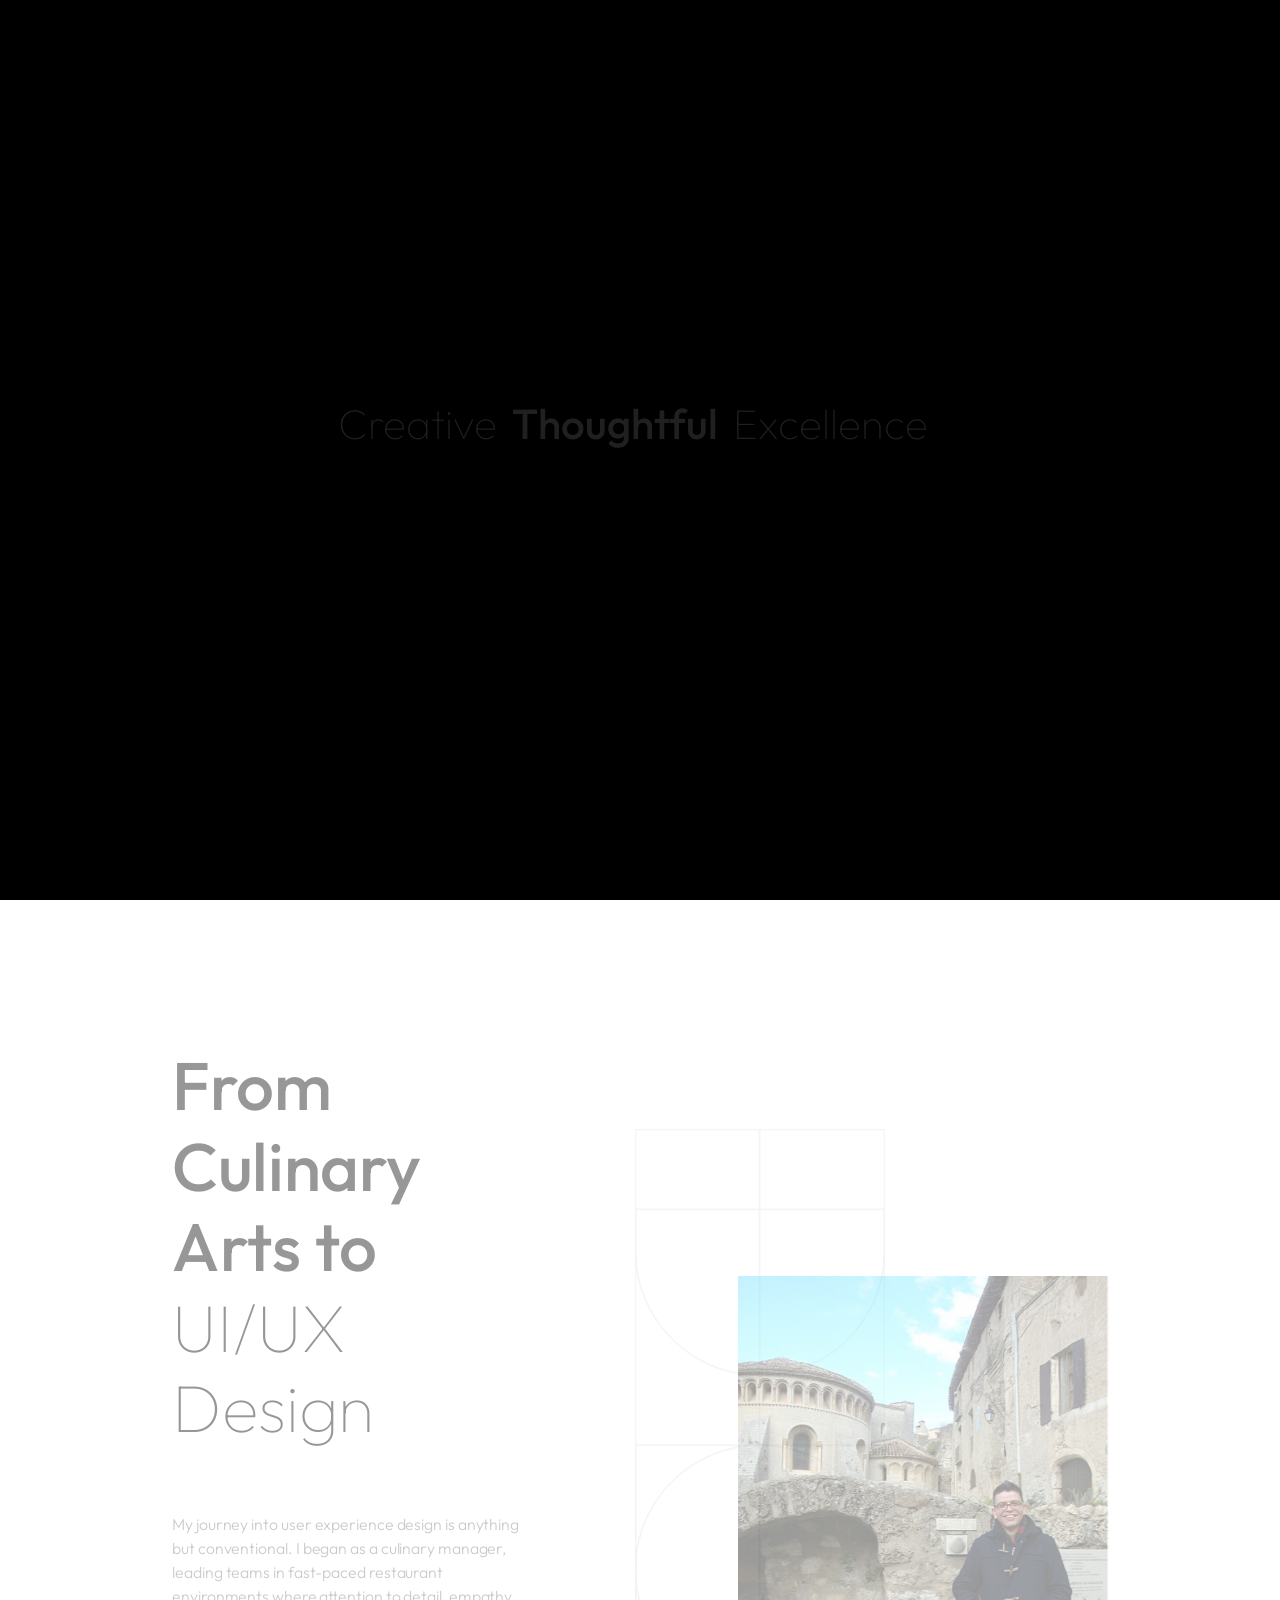
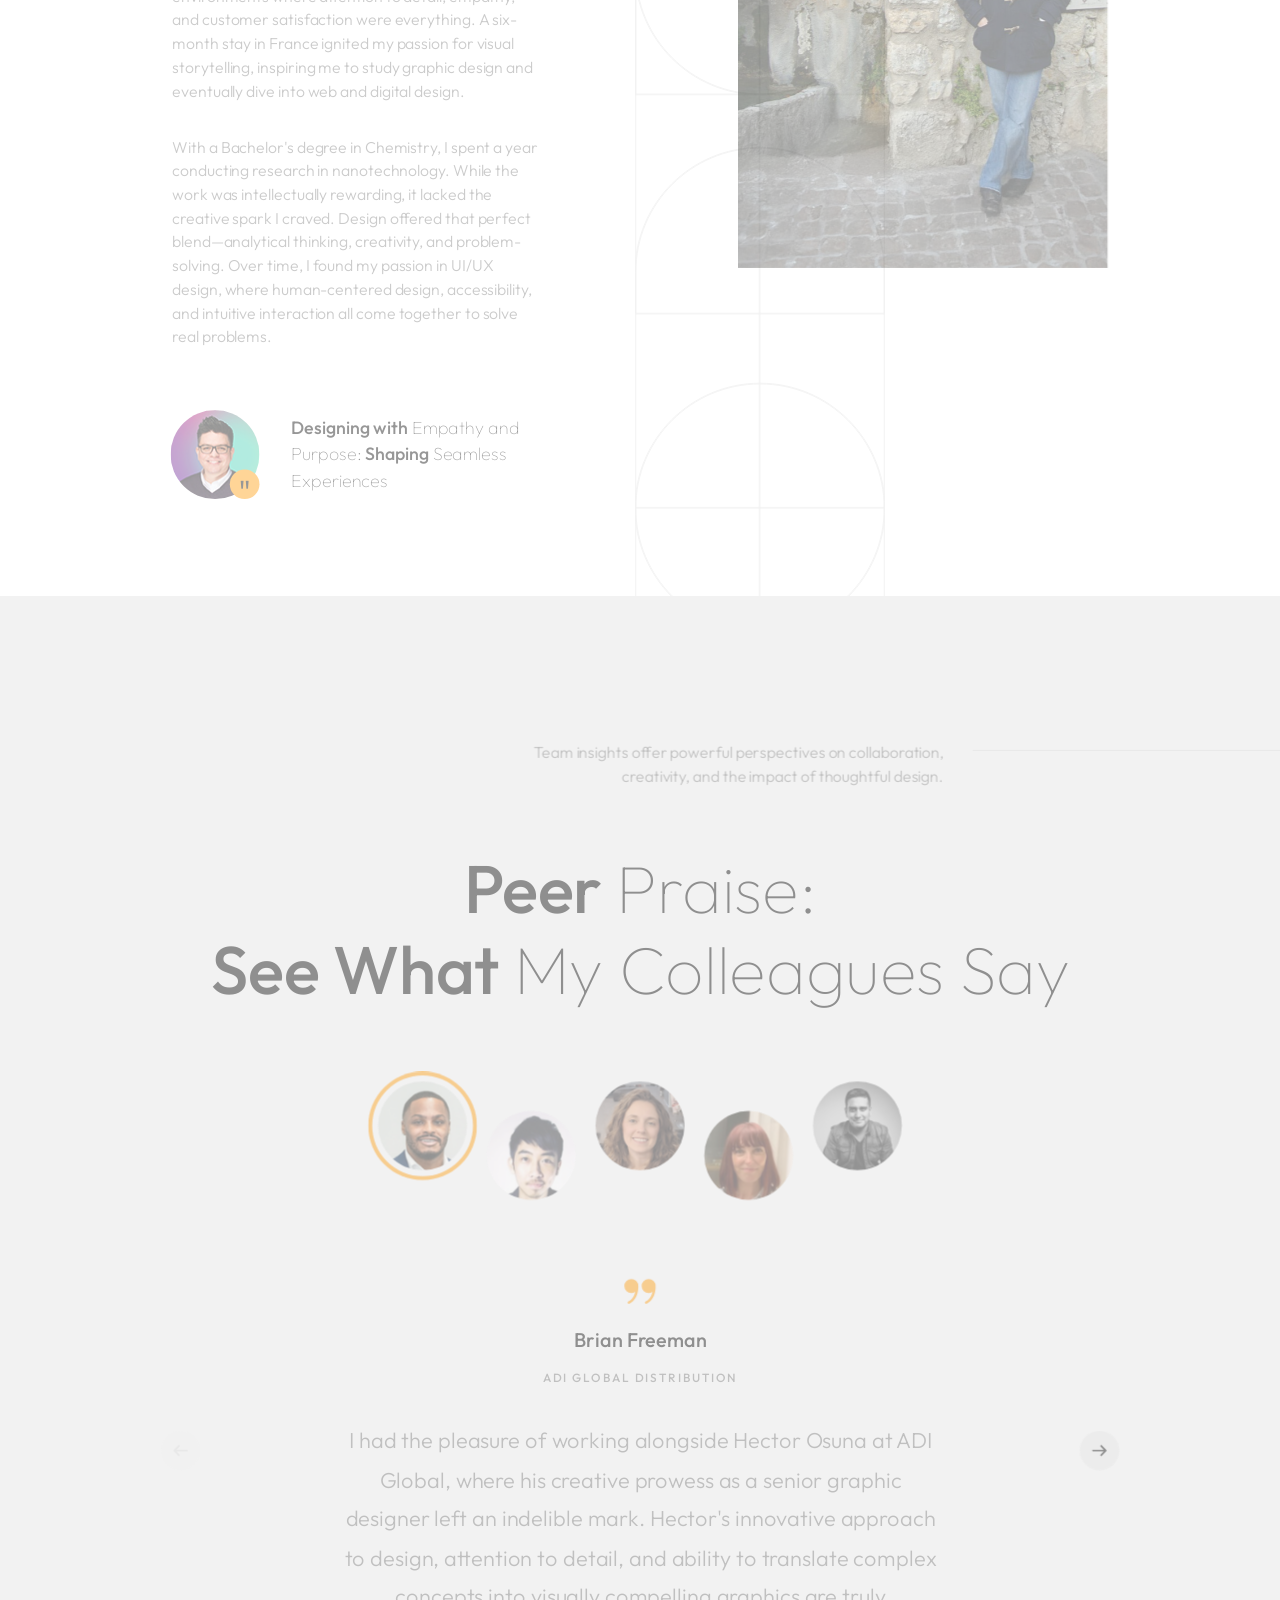
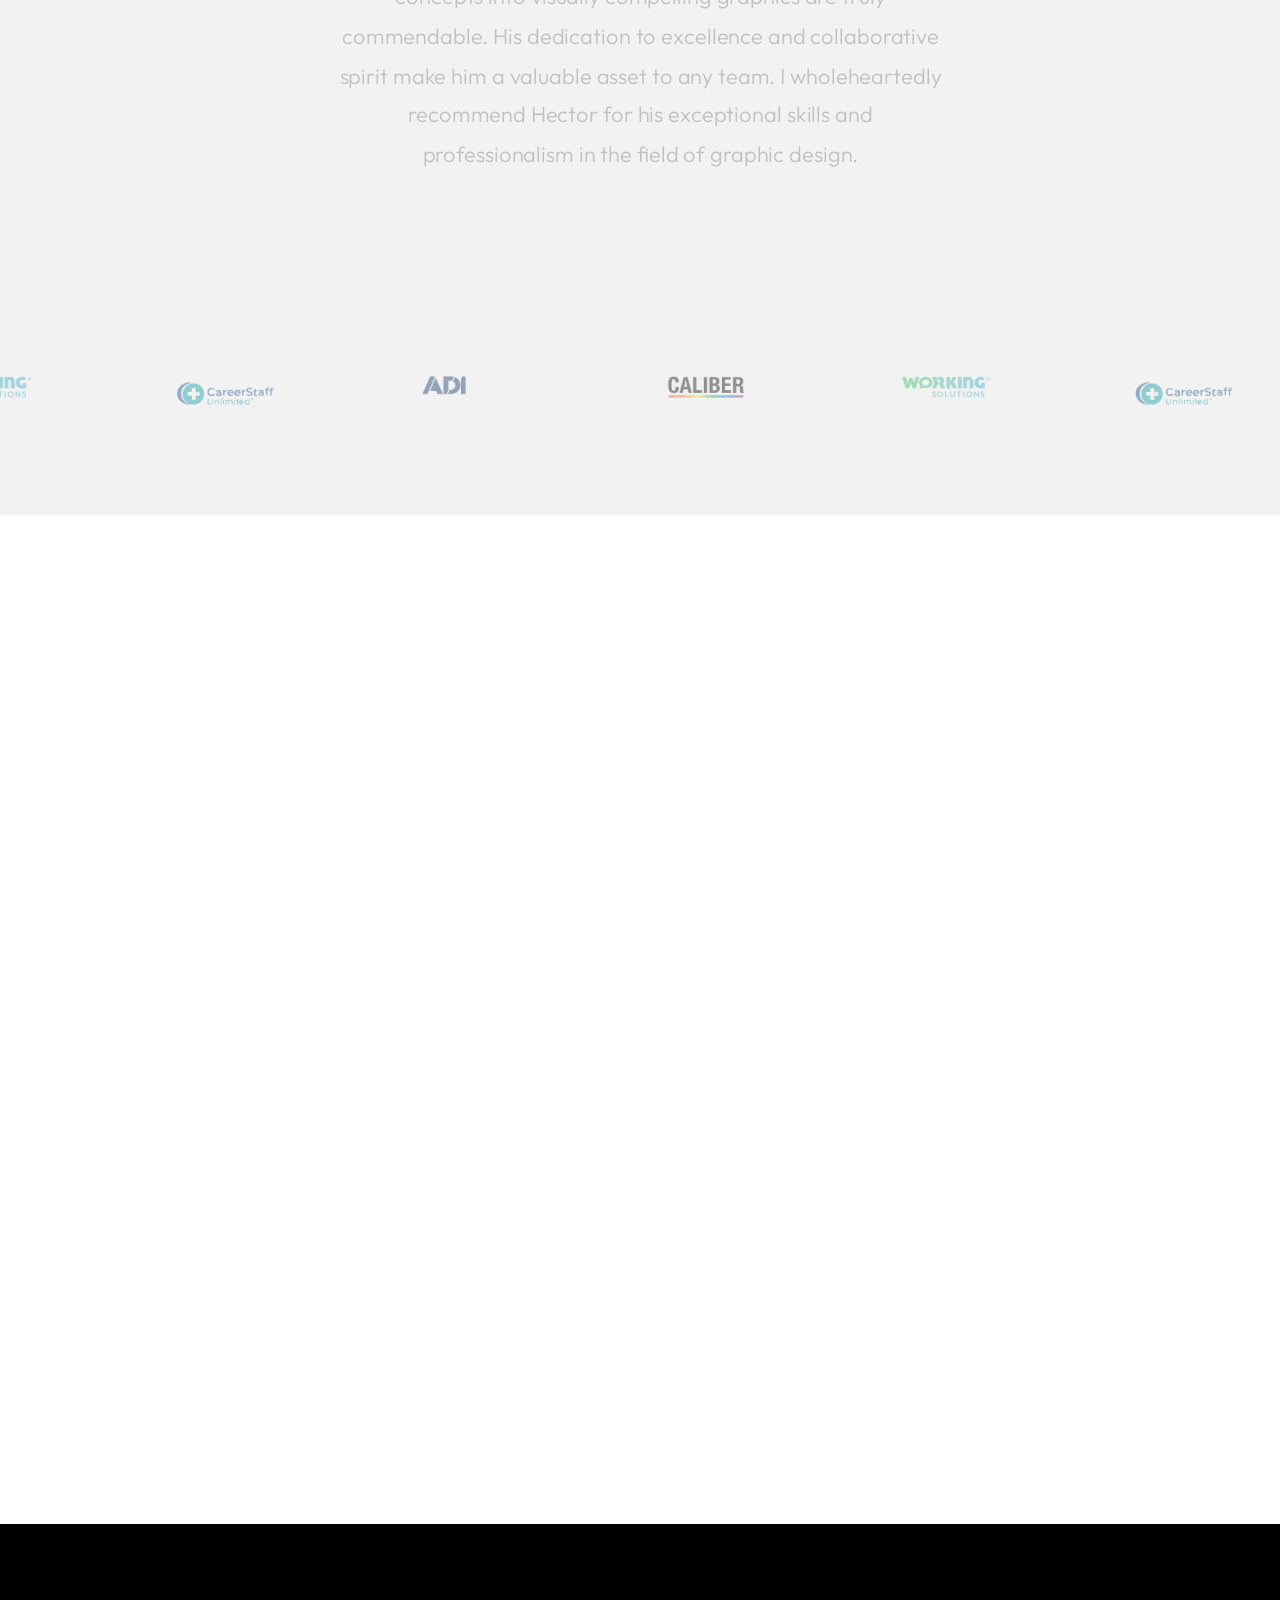
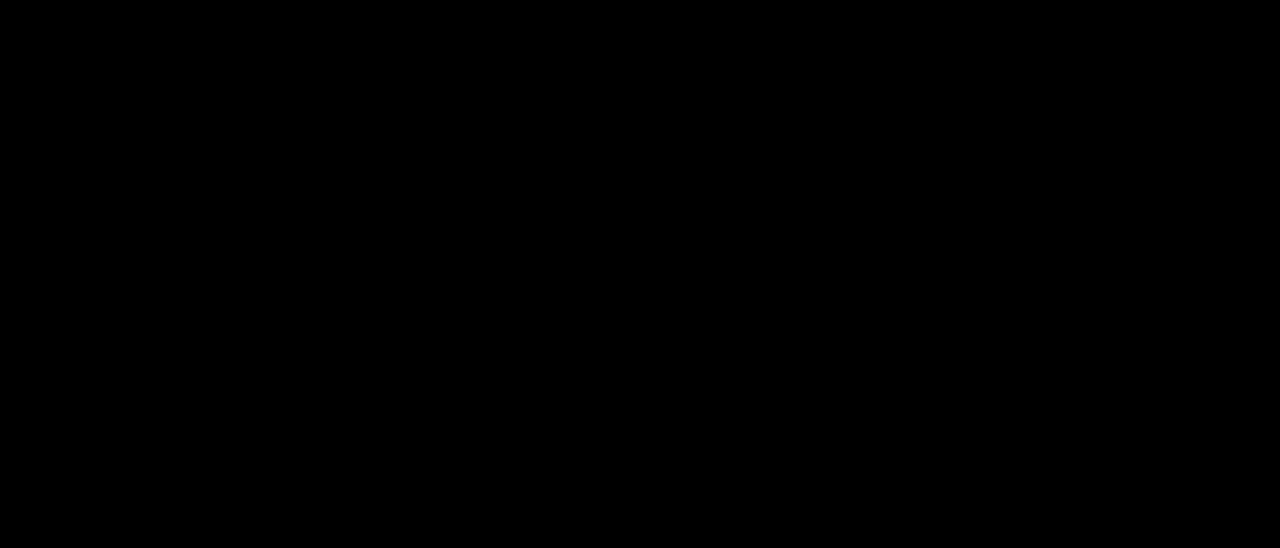
<file: index.html>
<!DOCTYPE html>
<html lang="zxx">
  <head>
    <meta charset="UTF-8" />
    <meta name="viewport" content="width=device-width, initial-scale=1.0" />
    <meta http-equiv="X-UA-Compatible" content="ie=edge" />

    <!-- bootstrap grid css -->
    <link rel="stylesheet" href="css/plugins/bootstrap-grid.css" />
    <!-- font awesome css -->
    <link rel="stylesheet" href="css/plugins/font-awesome.min.css" />
    <!-- swiper css -->
    <link rel="stylesheet" href="css/plugins/swiper.min.css" />
    <!-- fancybox css -->
    <link rel="stylesheet" href="css/plugins/fancybox.min.css" />
    <!-- ashley scss -->
    <link rel="stylesheet" href="css/style.css" />
    <!-- page name -->
    <title>OSUNA UI/UX Design</title>
    <link rel="icon" href="img/logo/favicon.png" type="image/png" sizes="32x32">
    <link rel="icon" href="/favicon.ico" sizes="any"> <!-- optional fallback -->
    <link rel="apple-touch-icon" href="/img/logo/apple-touch-icon.png" sizes="180x180"> <!-- optional iOS -->
  </head>

  <body>
    <!-- wrapper -->
    <div class="mil-wrapper" id="top">
      <!-- cursor -->
      <div class="mil-ball">
        <span class="mil-icon-1">
          <svg viewBox="0 0 128 128">
            <path
              d="M106.1,41.9c-1.2-1.2-3.1-1.2-4.2,0c-1.2,1.2-1.2,3.1,0,4.2L116.8,61H11.2l14.9-14.9c1.2-1.2,1.2-3.1,0-4.2	c-1.2-1.2-3.1-1.2-4.2,0l-20,20c-1.2,1.2-1.2,3.1,0,4.2l20,20c0.6,0.6,1.4,0.9,2.1,0.9s1.5-0.3,2.1-0.9c1.2-1.2,1.2-3.1,0-4.2	L11.2,67h105.5l-14.9,14.9c-1.2,1.2-1.2,3.1,0,4.2c0.6,0.6,1.4,0.9,2.1,0.9s1.5-0.3,2.1-0.9l20-20c1.2-1.2,1.2-3.1,0-4.2L106.1,41.9	z"
            />
          </svg>
        </span>
        <div class="mil-more-text">More</div>
        <div class="mil-choose-text">Сhoose</div>
      </div>
      <!-- cursor end -->

      <!-- preloader -->
      <div class="mil-preloader">
        <div class="mil-preloader-animation">
          <div class="mil-pos-abs mil-animation-1">
            <p class="mil-h3 mil-muted mil-thin">Creative</p>
            <p class="mil-h3 mil-muted">Thoughtful</p>
            <p class="mil-h3 mil-muted mil-thin">Excellence</p>
          </div>
          <div class="mil-pos-abs mil-animation-2">
            <div class="mil-reveal-frame">
              <p class="mil-reveal-box"></p>
              <p class="mil-h3 mil-muted mil-thin">hectorosunadesign.com</p>
            </div>
          </div>
        </div>
      </div>
      <!-- preloader end -->

      <!-- scrollbar progress -->
      <div class="mil-progress-track">
        <div class="mil-progress"></div>
      </div>
      <!-- scrollbar progress end -->

      <!-- menu -->
      <div class="mil-menu-frame">
        <!-- frame clone -->
        <div class="mil-frame-top">
          <a href="index.html" class="mil-logo"
            ><img src="img/logo/logo-menu.svg"
          /></a>
          <div class="mil-menu-btn">
            <span></span>
          </div>
        </div>
        <!-- frame clone end -->
        <div class="container">
          <div class="mil-menu-content">
            <div class="row">
              <div class="col-xl-5">
                <nav class="mil-main-menu" id="swupMenu">
                  <ul>
                    <li class="mil-has-children mil-active">
                      <a href="index.html">Homepage</a>
                      <!--
                      <ul>
                        <li><a href="home-1.html">Landing page</a></li>
                        <li><a href="home-2.html">Personal</a></li>
                        <li><a href="portfolio-3.html">Portfolio slider</a></li>
                      </ul>
                    --></li>
                    <li class="mil-has-children">
                      <a href="portfolio.html" data-no-swup class="js-menu-parent">Portfolio</a>
                        <ul>
                           <!--<li><a href="portfolio.html">Portfolio</a></li>-->
                          <li><a href="ui-ux-fitnudge.html">UI/UX Design Fitness App</a></li>
                          <li><a href="ux-audit.html">UX Audit eCommerce</a></li>
                          <li><a href="music-streaming-app.html">UX – Music Streaming App</a></li>
                          <li><a href="ui-design.html">Corporate Landing Page UI Design</a></li>
                          <li><a href="ux-user-journey.html">Applicant Journey Map</a></li>
                          <!--<li><a href="newsroom.html">Website Redesign Newsroom</a></li>
                          <li><a href="brand-id.html">Corporate Brands ID</a></li>-->
                          </ul>
                      </li>

                    <li class="mil-has-children">
                      <a href="about.html">About</a>
                      <!--
                      <ul>
                        <li><a href="services.html">Services List</a></li>
                        <li><a href="service.html">Single service</a></li>
                      </ul>
                    --></li>
                    <li class="mil-has-children">
                      <a href="blog.html">Blogs</a>
                      <ul>
                        <li><a href="blog.html">Blog List</a></li>

                        <li>
                          <a href="jony-ive-ux-design.html"
                            >The Design Leader Who Shaped My Path</a
                          >
                        </li>
                        <li>
                          <a href="journey-ui-design.html"
                            >From Culinary Manager to Visual Designer</a
                          >
                        </li>
                      </ul>
                    </li>
                    <!--
                    <li class="mil-has-children">
                      <a href="#.">Other pages</a>
                      <ul>
                        <li><a href="team.html">Team</a></li>
                        <li><a href="contact.html">Contact</a></li>
                        <li><a href="404.html">404</a></li>
                      </ul>
                    </li>
                -->
                  </ul>
                </nav>
              </div>
              <div class="col-xl-7">
                <div class="mil-menu-right-frame">
                  <div class="mil-animation-in">
                    <div class="mil-animation-frame">
                      <div
                        class="mil-animation mil-position-1 mil-scale"
                        data-value-1="2"
                        data-value-2="2"
                      ></div>
                    </div>
                  </div>
                  <div class="mil-menu-right">
                    <div class="row">
                      <!--
                      <div class="col-lg-8 mil-mb-60">
                        <h6 class="mil-muted mil-mb-30">Projects</h6>

                        <ul class="mil-menu-list">
                          <li>
                            <a href="project-1.html" class="mil-light-soft"
                              >Interior design studio</a
                            >
                          </li>
                          <li>
                            <a href="project-2.html" class="mil-light-soft"
                              >Home Security Camera</a
                            >
                          </li>
                          <li>
                            <a href="project-3.html" class="mil-light-soft"
                              >Kemia Honest Skincare</a
                            >
                          </li>
                          <li>
                            <a href="project-4.html" class="mil-light-soft"
                              >Cascade of Lava</a
                            >
                          </li>
                          <li>
                            <a href="project-5.html" class="mil-light-soft"
                              >Air Pro by Molekule</a
                            >
                          </li>
                          <li>
                            <a href="project-6.html" class="mil-light-soft"
                              >Tony's Chocolonely</a
                            >
                          </li>
                        </ul>
                      </div>
                    -->
                      <!--
                      <div class="col-lg-4 mil-mb-60">
                        <h6 class="mil-muted mil-mb-30">Useful links</h6>

                        <ul class="mil-menu-list">
                          <li>
                            <a href="#." class="mil-light-soft"
                              >Privacy Policy</a
                            >
                          </li>
                          <li>
                            <a href="#." class="mil-light-soft"
                              >Terms and conditions</a
                            >
                          </li>
                          <li>
                            <a href="#." class="mil-light-soft"
                              >Cookie Policy</a
                            >
                          </li>
                          <li>
                            <a href="#." class="mil-light-soft">Careers</a>
                          </li>
                        </ul>
                      </div>
-->
                    </div>
                    <div class="mil-divider mil-mb-60"></div>
                    <!--
                    <div class="row justify-content-between">
                      <div class="col-lg-4 mil-mb-60">
                        <h6 class="mil-muted mil-mb-30">Canada</h6>

                        <p class="mil-light-soft mil-up">
                          71 South Los Carneros Road, California
                          <span class="mil-no-wrap">+51 174 705 812</span>
                        </p>
                      </div>
                      <div class="col-lg-4 mil-mb-60">
                        <h6 class="mil-muted mil-mb-30">Germany</h6>

                        <p class="mil-light-soft">
                          Leehove 40, 2678 MC De Lier, Netherlands
                          <span class="mil-no-wrap">+31 174 705 811</span>
                        </p>
                      </div>
                    </div>
                                -->
                  </div>
                </div>
              </div>
            </div>
          </div>
        </div>
      </div>
      <!-- menu -->

      <!-- curtain -->
      <div class="mil-curtain"></div>
      <!-- curtain end -->

      <!-- frame -->
      <div class="mil-frame">
        <div class="mil-frame-top">
          <a href="index.html" class="mil-logo"
            ><img src="img/logo/logo.svg"
          /></a>
          <div class="mil-menu-btn">
            <span></span>
          </div>
        </div>
        <div class="mil-frame-bottom">
          <div class="mil-current-page"></div>
          <div class="mil-back-to-top">
            <a href="#top" class="mil-link mil-dark mil-arrow-place">
              <span>Back to top</span>
            </a>
          </div>
        </div>
      </div>
      <!-- frame end -->

      <!-- content -->
      <div class="mil-content">
        <div id="swupMain" class="mil-main-transition">
          <!-- banner -->
          <section class="mil-banner mil-dark-bg">
            <div class="mi-invert-fix">
              <div class="mil-animation-frame">
                <div
                  class="mil-animation mil-position-1 mil-scale"
                  data-value-1="7"
                  data-value-2="1.6"
                ></div>
                <div
                  class="mil-animation mil-position-2 mil-scale"
                  data-value-1="4"
                  data-value-2="1"
                ></div>
                <div
                  class="mil-animation mil-position-3 mil-scale"
                  data-value-1="1.2"
                  data-value-2=".1"
                ></div>
              </div>

              <div class="mil-gradient"></div>

              <div class="container">
                <div class="mil-banner-content mil-up">
                  <h1 class="mil-muted mil-mb-60">
                    Crafting <span class="mil-thin">Intuitive</span><br />
                    Digital <span class="mil-thin">Experiences</span>
                  </h1>
                  <div class="row">
                    <div class="col-md-7 col-lg-5">
                      <p class="mil-light-soft mil-mb-60">
                        Welcome to a space where design meets purpose and
                        creativity drives results. Let’s build seamless,
                        user-focused solutions that make every interaction
                        meaningful.
                      </p>
                    </div>
                  </div>

                  <a
                    href="about.html"
                    class="mil-button mil-arrow-place mil-btn-space"
                  >
                    <span>About Me</span>
                  </a>

                  <a
                    href="img/resume/UI-UX-Designer-Hector-Osuna.pdf"
                    class="mil-link mil-muted mil-arrow-place"
                  >
                    <span>Download Résumé</span>
                  </a>

                  <div class="mil-circle-text">
                    <svg
                      version="1.1"
                      xmlns="http://www.w3.org/2000/svg"
                      xmlns:xlink="http://www.w3.org/1999/xlink"
                      x="0px"
                      y="0px"
                      viewBox="0 0 300 300"
                      enable-background="new 0 0 300 300"
                      xml:space="preserve"
                      class="mil-ct-svg mil-rotate"
                      data-value="360"
                    >
                      <defs>
                        <path
                          id="circlePath"
                          d="M 150, 150 m -60, 0 a 60,60 0 0,1 120,0 a 60,60 0 0,1 -120,0 "
                        />
                      </defs>
                      <circle cx="150" cy="100" r="75" fill="none" />
                      <g>
                        <use xlink:href="#circlePath" fill="none" />
                        <text style="letter-spacing: 6.5px">
                          <!-- circle text -->
                          <textPath xlink:href="#circlePath">
                            Scroll down - Scroll down -
                          </textPath>
                        </text>
                      </g>
                    </svg>
                    <a
                      href="#about"
                      class="mil-button mil-arrow-place mil-icon-button mil-arrow-down"
                    ></a>
                  </div>
                </div>
              </div>
            </div>
          </section>
          <!-- banner end -->

          <!-- about -->
          <section id="about">
            <div class="container mil-p-120-30">
              <div class="row justify-content-between align-items-center">
                <div class="col-lg-6 col-xl-5">
                  <div class="mil-mb-90">
                    <h2 class="mil-up mil-mb-60">
                      From Culinary Arts to<span class="mil-thin">
                        UI/UX Design</span
                      >
                    </h2>
                    <p class="mil-up mil-mb-30">
                      My journey into user experience design is anything but
                      conventional. I began as a culinary manager, leading teams
                      in fast-paced restaurant environments where attention to
                      detail, empathy, and customer satisfaction were
                      everything. A six-month stay in France ignited my passion
                      for visual storytelling, inspiring me to study graphic
                      design and eventually dive into web and digital design.
                    </p>

                    <p class="mil-up mil-mb-60">
                      With a Bachelor's degree in Chemistry, I spent a year
                      conducting research in nanotechnology. While the work was
                      intellectually rewarding, it lacked the creative spark I
                      craved. Design offered that perfect blend—analytical
                      thinking, creativity, and problem-solving. Over time, I
                      found my passion in UI/UX design, where human-centered
                      design, accessibility, and intuitive interaction all come
                      together to solve real problems.
                    </p>

                    <div class="mil-about-quote">
                      <div class="mil-avatar mil-up">
                        <img
                          src="img/index/UI-UX-Designer-index-about-A113.jpg"
                          alt="UI/UX Designer in France standing in from of a medieval small town "
                        />
                      </div>
                      <h6 class="mil-quote mil-up">
                        Designing with
                        <span class="mil-thin">Empathy and Purpose:</span>
                        Shaping
                        <span class="mil-thin">Seamless Experiences</span>
                      </h6>
                    </div>
                  </div>
                </div>
                <div class="col-lg-5">
                  <div class="mil-about-photo mil-mb-90">
                    <div class="mil-lines-place"></div>
                    <div
                      class="mil-up mil-img-frame"
                      style="padding-bottom: 160%"
                    >
                      <img
                        src="img/photo/UI-UX-Designer-standing-medieval-town-France-A113.jpg"
                        alt="img"
                        class="mil-scale"
                        data-value-1="1"
                        data-value-2="1.2"
                      />
                    </div>
                  </div>
                </div>
              </div>
            </div>
          </section>
          <!-- about end -->

          <!-- services 
          <section class="mil-dark-bg">
            <div class="mi-invert-fix">
              <div class="mil-animation-frame">
                <div
                  class="mil-animation mil-position-1 mil-scale"
                  data-value-1="2.4"
                  data-value-2="1.4"
                  style="top: 300px; right: -100px"
                ></div>
                <div
                  class="mil-animation mil-position-2 mil-scale"
                  data-value-1="2"
                  data-value-2="1"
                  style="left: 150px"
                ></div>
              </div>
              <div class="container mil-p-120-0">
                <div class="mil-mb-120">
                  <div class="row">
                    <div class="col-lg-10">
                      <span
                        class="mil-suptitle mil-light-soft mil-suptitle-right mil-up"
                        >Professionals focused on helping your brand<br />
                        grow and move forward.</span
                      >
                    </div>
                  </div>

                  <div
                    class="mil-complex-text justify-content-center mil-up mil-mb-15"
                  >
                    <span class="mil-text-image"
                      ><img src="img/photo/2.jpg" alt="team"
                    /></span>
                    <h2 class="mil-h1 mil-muted mil-center">
                      Unique <span class="mil-thin">Ideas</span>
                    </h2>
                  </div>
                  <div class="mil-complex-text justify-content-center mil-up">
                    <h2 class="mil-h1 mil-muted mil-center">
                      For Your <span class="mil-thin">Business.</span>
                    </h2>
                    <a
                      href="services.html"
                      class="mil-services-button mil-button mil-arrow-place"
                      ><span>What we do</span></a
                    >
                  </div>
                </div>

                <div class="row mil-services-grid m-0">
                  <div class="col-md-6 col-lg-3 mil-services-grid-item p-0">
                    <a href="service.html" class="mil-service-card-sm mil-up">
                      <h5 class="mil-muted mil-mb-30">
                        Branding and <br />Identity Design
                      </h5>
                      <p class="mil-light-soft mil-mb-30">
                        Our creative agency is a team of professionals focused
                        on helping your brand grow.
                      </p>
                      <div
                        class="mil-button mil-icon-button-sm mil-arrow-place"
                      ></div>
                    </a>
                  </div>
                  <div class="col-md-6 col-lg-3 mil-services-grid-item p-0">
                    <a href="service.html" class="mil-service-card-sm mil-up">
                      <h5 class="mil-muted mil-mb-30">
                        Website Design <br />and Development
                      </h5>
                      <p class="mil-light-soft mil-mb-30">
                        Our creative agency is a team of professionals focused
                        on helping your brand grow.
                      </p>
                      <div
                        class="mil-button mil-icon-button-sm mil-arrow-place"
                      ></div>
                    </a>
                  </div>
                  <div class="col-md-6 col-lg-3 mil-services-grid-item p-0">
                    <a href="service.html" class="mil-service-card-sm mil-up">
                      <h5 class="mil-muted mil-mb-30">
                        Advertising and <br />Marketing Campaigns
                      </h5>
                      <p class="mil-light-soft mil-mb-30">
                        Our creative agency is a team of professionals focused
                        on helping your brand grow.
                      </p>
                      <div
                        class="mil-button mil-icon-button-sm mil-arrow-place"
                      ></div>
                    </a>
                  </div>
                  <div class="col-md-6 col-lg-3 mil-services-grid-item p-0">
                    <a href="service.html" class="mil-service-card-sm mil-up">
                      <h5 class="mil-muted mil-mb-30">
                        Creative Consulting <br />and Development
                      </h5>
                      <p class="mil-light-soft mil-mb-30">
                        Our creative agency is a team of professionals focused
                        on helping your brand grow.
                      </p>
                      <div
                        class="mil-button mil-icon-button-sm mil-arrow-place"
                      ></div>
                    </a>
                  </div>
                </div>
              </div>
            </div>
          </section>
           services end -->

          <!-- team 
          <section>
            <div class="container mil-p-120-30">
              <div class="row justify-content-between align-items-center">
                <div class="col-lg-5 col-xl-4">
                  <div class="mil-mb-90">
                    <h2 class="mil-up mil-mb-60">Meet <br />Our Team</h2>
                    <p class="mil-up mil-mb-30">
                      We are talented individuals who are passionate about
                      bringing ideas to life. With a diverse range of
                      backgrounds and skill sets, we collaborate to produce
                      effective solutions for our clients.
                    </p>

                    <p class="mil-up mil-mb-60">
                      Together, our creative team is committed to delivering
                      impactful work that exceeds expectations.
                    </p>

                    <div class="mil-up">
                      <a
                        href="team.html"
                        class="mil-button mil-arrow-place mil-mb-60"
                        ><span>Read more</span></a
                      >
                    </div>

                    <h4 class="mil-up">
                      <span class="mil-thin">We</span> delivering <br /><span
                        class="mil-thin"
                        >exceptional</span
                      >
                      results.
                    </h4>
                  </div>
                </div>
                <div class="col-lg-6">
                  <div class="mil-team-list">
                    <div class="mil-lines-place"></div>

                    <div class="row mil-mb-60">
                      <div class="col-sm-6">
                        <div class="mil-team-card mil-up mil-mb-30">
                          <img src="img/faces/1.jpg" alt="Team member" />
                          <div class="mil-description">
                            <div class="mil-secrc-text">
                              <h5 class="mil-muted mil-mb-5">
                                <a href="home-2.html">Anna Oldman</a>
                              </h5>
                              <p class="mil-link mil-light-soft mil-mb-10">
                                Art Director
                              </p>
                              <ul class="mil-social-icons mil-center">
                                <li>
                                  <a
                                    href="#."
                                    target="_blank"
                                    class="social-icon"
                                  >
                                    <i class="fab fa-behance"></i
                                  ></a>
                                </li>
                                <li>
                                  <a
                                    href="#."
                                    target="_blank"
                                    class="social-icon"
                                  >
                                    <i class="fab fa-dribbble"></i
                                  ></a>
                                </li>
                                <li>
                                  <a
                                    href="#."
                                    target="_blank"
                                    class="social-icon"
                                  >
                                    <i class="fab fa-twitter"></i
                                  ></a>
                                </li>
                                <li>
                                  <a
                                    href="#."
                                    target="_blank"
                                    class="social-icon"
                                  >
                                    <i class="fab fa-github"></i
                                  ></a>
                                </li>
                              </ul>
                            </div>
                          </div>
                        </div>

                        <div class="mil-team-card mil-up mil-mb-30">
                          <img src="img/faces/3.jpg" alt="Team member" />
                          <div class="mil-description">
                            <div class="mil-secrc-text">
                              <h5 class="mil-muted mil-mb-5">
                                <a href="home-2.html">Oscar Freeman</a>
                              </h5>
                              <p class="mil-link mil-light-soft mil-mb-10">
                                Frontend Dev
                              </p>
                              <ul class="mil-social-icons mil-center">
                                <li>
                                  <a
                                    href="#."
                                    target="_blank"
                                    class="social-icon"
                                  >
                                    <i class="fab fa-behance"></i
                                  ></a>
                                </li>
                                <li>
                                  <a
                                    href="#."
                                    target="_blank"
                                    class="social-icon"
                                  >
                                    <i class="fab fa-dribbble"></i
                                  ></a>
                                </li>
                                <li>
                                  <a
                                    href="#."
                                    target="_blank"
                                    class="social-icon"
                                  >
                                    <i class="fab fa-twitter"></i
                                  ></a>
                                </li>
                                <li>
                                  <a
                                    href="#."
                                    target="_blank"
                                    class="social-icon"
                                  >
                                    <i class="fab fa-github"></i
                                  ></a>
                                </li>
                              </ul>
                            </div>
                          </div>
                        </div>
                      </div>
                      <div class="col-sm-6">
                        <p
                          class="mil-mobile-hidden mil-text-sm mil-mb-30"
                          style="height: 30px"
                        >
                          <span class="mil-accent">*</span> The founders of our
                          agency
                        </p>

                        <div class="mil-team-card mil-up mil-mb-30">
                          <img src="img/faces/2.jpg" alt="Team member" />
                          <div class="mil-description">
                            <div class="mil-secrc-text">
                              <h5 class="mil-muted mil-mb-5">
                                <a href="home-2.html">Emma Newman</a>
                              </h5>
                              <p class="mil-link mil-light-soft mil-mb-10">
                                Founder
                              </p>
                              <ul class="mil-social-icons mil-center">
                                <li>
                                  <a
                                    href="#."
                                    target="_blank"
                                    class="social-icon"
                                  >
                                    <i class="fab fa-behance"></i
                                  ></a>
                                </li>
                                <li>
                                  <a
                                    href="#."
                                    target="_blank"
                                    class="social-icon"
                                  >
                                    <i class="fab fa-dribbble"></i
                                  ></a>
                                </li>
                                <li>
                                  <a
                                    href="#."
                                    target="_blank"
                                    class="social-icon"
                                  >
                                    <i class="fab fa-twitter"></i
                                  ></a>
                                </li>
                                <li>
                                  <a
                                    href="#."
                                    target="_blank"
                                    class="social-icon"
                                  >
                                    <i class="fab fa-github"></i
                                  ></a>
                                </li>
                              </ul>
                            </div>
                          </div>
                        </div>

                        <div class="mil-team-card mil-up mil-mb-30">
                          <img src="img/faces/4.jpg" alt="Team member" />
                          <div class="mil-description">
                            <div class="mil-secrc-text">
                              <h5 class="mil-muted mil-mb-5">
                                <a href="home-2.html">Lisa Trueman</a>
                              </h5>
                              <p class="mil-link mil-light-soft mil-mb-10">
                                UI/UX Designer
                              </p>
                              <ul class="mil-social-icons mil-center">
                                <li>
                                  <a
                                    href="#."
                                    target="_blank"
                                    class="social-icon"
                                  >
                                    <i class="fab fa-behance"></i
                                  ></a>
                                </li>
                                <li>
                                  <a
                                    href="#."
                                    target="_blank"
                                    class="social-icon"
                                  >
                                    <i class="fab fa-dribbble"></i
                                  ></a>
                                </li>
                                <li>
                                  <a
                                    href="#."
                                    target="_blank"
                                    class="social-icon"
                                  >
                                    <i class="fab fa-twitter"></i
                                  ></a>
                                </li>
                                <li>
                                  <a
                                    href="#."
                                    target="_blank"
                                    class="social-icon"
                                  >
                                    <i class="fab fa-github"></i
                                  ></a>
                                </li>
                              </ul>
                            </div>
                          </div>
                        </div>
                      </div>
                    </div>
                  </div>
                </div>
              </div>
            </div>
          </section>
          team end -->

          <!-- reviews -->
          <section class="mil-soft-bg">
            <div class="container mil-p-120-120">
              <div class="row">
                <div class="col-lg-10">
                  <span
                    class="mil-suptitle mil-suptitle-right mil-suptitle-dark mil-up"
                    >Team insights offer powerful perspectives on collaboration,
                    <br />creativity, and the impact of thoughtful design.</span
                  >
                </div>
              </div>

              <h2 class="mil-center mil-up mil-mb-60">
                Peer <span class="mil-thin">Praise:</span> <br />See What
                <span class="mil-thin">My Colleagues Say</span>
              </h2>

              <div class="mil-revi-pagination mil-up mil-mb-60"></div>

              <div class="row mil-relative justify-content-center">
                <div class="col-lg-8">
                  <div class="mil-slider-nav mil-soft mil-reviews-nav mil-up">
                    <div
                      class="mil-slider-arrow mil-prev mil-revi-prev mil-arrow-place"
                    ></div>
                    <div
                      class="mil-slider-arrow mil-revi-next mil-arrow-place"
                    ></div>
                  </div>

                  <svg
                    xmlns="http://www.w3.org/2000/svg"
                    viewBox="0 0 48 48"
                    class="mil-quote-icon mil-up"
                  >
                    <path
                      d="M 13.5 10 A 8.5 8.5 0 0 0 13.5 27 A 8.5 8.5 0 0 0 18.291016 25.519531 C 17.422273 29.222843 15.877848 31.803343 14.357422 33.589844 C 12.068414 36.279429 9.9433594 37.107422 9.9433594 37.107422 A 1.50015 1.50015 0 1 0 11.056641 39.892578 C 11.056641 39.892578 13.931586 38.720571 16.642578 35.535156 C 19.35357 32.349741 22 27.072581 22 19 A 1.50015 1.50015 0 0 0 21.984375 18.78125 A 8.5 8.5 0 0 0 13.5 10 z M 34.5 10 A 8.5 8.5 0 0 0 34.5 27 A 8.5 8.5 0 0 0 39.291016 25.519531 C 38.422273 29.222843 36.877848 31.803343 35.357422 33.589844 C 33.068414 36.279429 30.943359 37.107422 30.943359 37.107422 A 1.50015 1.50015 0 1 0 32.056641 39.892578 C 32.056641 39.892578 34.931586 38.720571 37.642578 35.535156 C 40.35357 32.349741 43 27.072581 43 19 A 1.50015 1.50015 0 0 0 42.984375 18.78125 A 8.5 8.5 0 0 0 34.5 10 z"
                      fill="#000000"
                    />
                  </svg>

                  <div class="swiper-container mil-reviews-slider">
                    <div class="swiper-wrapper">
                      <div class="swiper-slide">
                        <div
                          class="mil-review-frame mil-center"
                          data-swiper-parallax="-200"
                          data-swiper-parallax-opacity="0"
                        >
                          <h5 class="mil-up mil-mb-10">Brian Freeman</h5>
                          <p class="mil-mb-5 mil-upper mil-up mil-mb-30">
                            ADI Global Distribution
                          </p>
                          <p class="mil-text-xl mil-up">
                            I had the pleasure of working alongside Hector Osuna
                            at ADI Global, where his creative prowess as a
                            senior graphic designer left an indelible mark.
                            Hector's innovative approach to design, attention to
                            detail, and ability to translate complex concepts
                            into visually compelling graphics are truly
                            commendable. His dedication to excellence and
                            collaborative spirit make him a valuable asset to
                            any team. I wholeheartedly recommend Hector for his
                            exceptional skills and professionalism in the field
                            of graphic design.
                          </p>
                        </div>
                      </div>
                      <div class="swiper-slide">
                        <div
                          class="mil-review-frame mil-center"
                          data-swiper-parallax="-200"
                          data-swiper-parallax-opacity="0"
                        >
                          <h5 class="mil-up mil-mb-10">Lorance Huang</h5>
                          <p class="mil-mb-5 mil-upper mil-up mil-mb-30">
                            ADI Global Distribution
                          </p>
                          <p class="mil-text-xl mil-up">
                            Hector is a brilliant designer with multiple design
                            abilities, not just a visual designer but also aware
                            of user experience and marketing analyst. His
                            strategic thinking really makes him stand out from
                            other designers, I have a strong impression that the
                            marketing campaign he delivers with high
                            performance. We worked closely for years, he always
                            shared his experience and knowledge, and strong
                            communication skills to collaborate as group
                            teamwork. Hector’s creativity and responsibility
                            make him the ideal designer for any organization.
                            It's been an amazing experience to work with him.
                          </p>
                        </div>
                      </div>
                      <div class="swiper-slide">
                        <div
                          class="mil-review-frame mil-center"
                          data-swiper-parallax="-200"
                          data-swiper-parallax-opacity="0"
                        >
                          <h5 class="mil-up mil-mb-10">Stephanie Scoggins</h5>
                          <p class="mil-mb-5 mil-upper mil-up mil-mb-30">
                            Working Solutions
                          </p>
                          <p class="mil-text-xl mil-up">
                            I've had the pleasure to work with Hector for over
                            3+ years. During my time working with him, he's been
                            the absolute best co-worker and mentor. He's an
                            extremely dedicated, hard working employee who will
                            go the extra mile even on the smallest of
                            tasks/projects. He's got a great eye for design and
                            well versed in customer experience. I would work
                            with Hector again in a heartbeat and if you pass him
                            up, you don't know what you're missing out on.
                          </p>
                        </div>
                      </div>
                      <div class="swiper-slide">
                        <div
                          class="mil-review-frame mil-center"
                          data-swiper-parallax="-200"
                          data-swiper-parallax-opacity="0"
                        >
                          <h5 class="mil-up mil-mb-10">Fiona Ayers</h5>
                          <p class="mil-mb-5 mil-upper mil-up mil-mb-30">
                            ADI Global Distribution
                          </p>
                          <p class="mil-text-xl mil-up">
                            Hector is quite simply a pleasure to work with and a
                            top-notch graphic design talent. With an eye for
                            detail, an artistic flair, and above all, a
                            commitment to excellence, Hector is a first-rate
                            talent and would be an asset to any organization.
                          </p>
                        </div>
                      </div>
                      <div class="swiper-slide">
                        <div
                          class="mil-review-frame mil-center"
                          data-swiper-parallax="-200"
                          data-swiper-parallax-opacity="0"
                        >
                          <h5 class="mil-up mil-mb-10">Alberto Zavala</h5>
                          <p class="mil-mb-5 mil-upper mil-up mil-mb-30">
                            ADI Global Distribution
                          </p>
                          <p class="mil-text-xl mil-up">
                            Hector is a high-level designer who stands out for
                            his responsibility, work efficiency and teamwork. I
                            had the opportunity to work side by side with him,
                            and I only have good comments about his performance
                            and high quality design. He not only gets his work
                            right, but also keeps the end user and his needs in
                            mind. A pleasure to work with him!
                          </p>
                        </div>
                      </div>
                      <!--
                      <div class="swiper-slide">
                        <div
                          class="mil-review-frame mil-center"
                          data-swiper-parallax="-200"
                          data-swiper-parallax-opacity="0"
                        >
                          <h5 class="mil-up mil-mb-10">Emma Trueman</h5>
                          <p class="mil-mb-5 mil-upper mil-up mil-mb-30">
                            Envato market
                          </p>
                          <p class="mil-text-xl mil-up">
                            I had the pleasure of working with this creative
                            agency, and I must say, they truly impressed me.
                            They consistently think outside the box, resulting
                            in impressive and impactful work. I highly recommend
                            this agency for their consistent delivery of
                            exceptional creative solutions.
                          </p>
                        </div>
                      </div>
                    -->
                      <!--
                      <div class="swiper-slide">
                        <div
                          class="mil-review-frame mil-center"
                          data-swiper-parallax="-200"
                          data-swiper-parallax-opacity="0"
                        >
                          <h5 class="mil-up mil-mb-10">Sarah Newman</h5>
                          <p class="mil-mb-5 mil-upper mil-up mil-mb-30">
                            Envato market
                          </p>
                          <p class="mil-text-xl mil-up">
                            This creative agency stands out with their
                            exceptional talent and expertise. Their ability to
                            think outside the box and bring unique ideas to life
                            is truly impressive. With meticulous attention to
                            detail, they consistently deliver visually stunning
                            and impactful work.
                          </p>
                        </div>
                      </div>
                      -->
                    </div>
                  </div>
                </div>
              </div>
            </div>
          </section>
          <!-- reviews end -->

          <!-- partners -->
          <div class="mil-soft-bg">
            <div class="container mil-p-0-120">
              <div class="swiper-container mil-infinite-show mil-up">
                <div class="swiper-wrapper">
                  <div class="swiper-slide">
                    <a
                      href="https://workingsolutions.com/"
                      target="_blank"
                      class="mil-partner-frame"
                      style="width: 100px"
                      ><img src="img/partners/wsol.svg" alt="logo"
                    /></a>
                  </div>
                  <div class="swiper-slide">
                    <a
                      href="https://www.careerstaff.com/"
                      target="_blank"
                      class="mil-partner-frame"
                      style="width: 100px"
                      target="_blank"
                      ><img
                        src="img/partners/careerstaff.svg"
                        target="_blank"
                        alt="logo"
                    /></a>
                  </div>
                  <div class="swiper-slide">
                    <a
                      href="https://www.adiglobaldistribution.us/"
                      target="_blank"
                      class="mil-partner-frame"
                      style="width: 60px"
                      ><img src="img/partners/adi.svg" alt="logo"
                    /></a>
                  </div>
                  <div class="swiper-slide">
                    <a
                      href="https://www.caliber.com/"
                      class="mil-partner-frame"
                      target="_blank"
                      style="width: 100px"
                      ><img src="img/partners/caliber.svg" alt="logo"
                    /></a>
                  </div>
                </div>
              </div>
            </div>
          </div>
          <!-- partners end -->

          <!-- blog -->
          <section>
            <div class="container mil-p-120-60">
              <div class="row align-items-center mil-mb-30">
                <div class="col-lg-6 mil-mb-30">
                  <h3 class="mil-up">Publications:</h3>
                </div>
                <div class="col-lg-6 mil-mb-30">
                  <div class="mil-adaptive-right mil-up">
                    <a
                      href="blog.html"
                      class="mil-link mil-dark mil-arrow-place"
                    >
                      <span>View all</span>
                    </a>
                  </div>
                </div>
              </div>
              <div class="row">
                <div class="col-lg-6">
                  <a
                    href="jony-ive-ux-design.html"
                    class="mil-blog-card mil-mb-60"
                  >
                    <div class="mil-cover-frame mil-up">
                      <img src="img/blog/first-blog-A113.jpg" alt="cover" />
                    </div>
                    <div class="mil-post-descr">
                      <div class="mil-labels mil-up mil-mb-30">
                        <div class="mil-label mil-upper mil-accent">
                          UI/UX Design
                        </div>
                        <div class="mil-label mil-upper">may 17 2025</div>
                      </div>
                      <h4 class="mil-up mil-mb-30">
                        The Design Leader Who Shaped My Path
                      </h4>
                      <p class="mil-post-text mil-up mil-mb-30">
                        Jony Ive is a designer I’ve admired ever since I began
                        my journey into design. Not just for his accomplishments
                        or the iconic products he’s brought to life, but for his
                        deep-rooted design philosophy, his leadership style, and
                        his ability to stay true to the essence of user-centric
                        thinking in a world that often
                      </p>
                      <div class="mil-link mil-dark mil-arrow-place mil-up">
                        <span>Read more</span>
                      </div>
                    </div>
                  </a>
                </div>
                <div class="col-lg-6">
                  <a
                    href="journey-ui-design.html"
                    class="mil-blog-card mil-mb-60"
                  >
                    <div class="mil-cover-frame mil-up">
                      <img
                        src="img/blog/journey-designer-blog-A113.jpg"
                        alt="cover"
                      />
                    </div>
                    <div class="mil-post-descr">
                      <div class="mil-labels mil-up mil-mb-30">
                        <div class="mil-label mil-upper mil-accent">BIO</div>
                        <div class="mil-label mil-upper">aug 24 2024</div>
                      </div>
                      <h4 class="mil-up mil-mb-30">
                        Embarking on a Creative Odyssey: My Journey to Web
                        Design Excellence
                      </h4>
                      <p class="mil-post-text mil-up mil-mb-30">
                        Life's journey isn't always a straight path, and for
                        some of us, finding our true passion requires navigating
                        through diverse experiences that shape our perspectives.
                        I've been on a quest that led me from the bustling world
                        of restaurant kitchens to the meticulous environment of
                        a research lab and the dynamic realm of a customer
                        service call center for a major bank.
                      </p>
                      <div class="mil-link mil-dark mil-arrow-place mil-up">
                        <span>Read more</span>
                      </div>
                    </div>
                  </a>
                </div>
              </div>
            </div>
          </section>
          <!-- blog end -->

          <!-- footer -->
          <footer class="mil-dark-bg">
            <div class="mi-invert-fix">
              <div class="container mil-p-120-60">
                <div class="row justify-content-between">
                  <div class="col-md-4 col-lg-4 mil-mb-60">
                    <div class="mil-muted mil-logo mil-up mil-mb-30">
                      <img src="img/logo/logo-menu.svg" />
                    </div>

                    <!--<p class="mil-light-soft mil-up mil-mb-30">
                      Subscribe our newsletter:
                    </p>

                    <form class="mil-subscribe-form mil-up">
                      <input type="text" placeholder="Enter our email" />
                      <button
                        type="submit"
                        class="mil-button mil-icon-button-sm mil-arrow-place"
                      ></button>
                    </form>-->
                  </div>
                  <div class="col-md-7 col-lg-6">
                    <div class="row justify-content-end">
                      <div class="col-md-6 col-lg-7">
                        <nav class="mil-footer-menu mil-mb-60">
                          <ul>
                            <li class="mil-up mil-active">
                              <a href="index.html">Home</a>
                            </li>
                            <li class="mil-up">
                              <a href="portfolio.html">Portfolio</a>
                            </li>
                            <li class="mil-up">
                              <a href="about.html">About</a>
                            </li>
                            <li class="mil-up">
                              <a href="contact.html">Contact</a>
                            </li>
                            <li class="mil-up">
                              <a href="blog.html">Blog</a>
                            </li>
                          </ul>
                        </nav>
                      </div>
                      <div class="col-md-6 col-lg-5">
                        <ul class="mil-menu-list mil-up mil-mb-60" data-no-swup>
                          <li>
                            <a
                              href="https://www.linkedin.com/in/hector-osuna-570150112/"
                              class="mil-light-soft"
                              target="_blank" rel="noopener noreferrer"
                              >LinkedIn</a
                            >
                          </li>
                          <li>
                            <a
                              href="https://www.instagram.com/pixelosunadesign/"
                              class="mil-light-soft"
                              target="_blank" rel="noopener noreferrer"
                              >Instagram</a
                            >
                          </li>
                          <li>
                            <a
                              href="https://www.behance.net/osunahector"
                              class="mil-light-soft"
                              target="_blank" rel="noopener noreferrer"
                              >Behance</a
                            >
                          </li>
                          <!--<li>
                            <a href="#." class="mil-light-soft">Careers</a>
                          </li>-->
                        </ul>
                      </div>
                    </div>
                  </div>
                </div>

                <div class="row justify-content-between flex-sm-row-reverse">
                  <div class="col-md-7 col-lg-6">
                    <div class="row justify-content-between">
                      <!--
                      <div class="col-md-6 col-lg-5 mil-mb-60">
                        <h6 class="mil-muted mil-up mil-mb-30">Canada</h6>

                        <p class="mil-light-soft mil-up">
                          71 South Los Carneros Road, California
                          <span class="mil-no-wrap">+51 174 705 812</span>
                        </p>
                      </div>
                      -->
                      <!--
                      <div class="col-md-6 col-lg-5 mil-mb-60">
                        <h6 class="mil-muted mil-up mil-mb-30">Germany</h6>

                        <p class="mil-light-soft mil-up">
                          Leehove 40, 2678 MC De Lier, Netherlands
                          <span class="mil-no-wrap">+31 174 705 811</span>
                        </p>
                      </div>
                      -->
                    </div>
                  </div>
                  <div class="col-md-4 col-lg-6 mil-mb-60">
                    <div class="mil-vert-between">
                      <!--
                      <div class="mil-mb-30">
                        <ul class="mil-social-icons mil-up">
                          <li>
                            <a href="#." target="_blank" class="social-icon">
                              <i class="far fa-circle"></i
                            ></a>
                          </li>
                          <li>
                            <a href="#." target="_blank" class="social-icon">
                              <i class="far fa-circle"></i
                            ></a>
                          </li>
                          <li>
                            <a href="#." target="_blank" class="social-icon">
                              <i class="far fa-circle"></i
                            ></a>
                          </li>
                          <li>
                            <a href="#." target="_blank" class="social-icon">
                              <i class="far fa-circle"></i
                            ></a>
                          </li>
                        </ul>
                      </div>-->
                      <p class="mil-light-soft mil-up">
                        © Copyright 2025 - OSUNA Designs. All Rights Reserved.
                      </p>
                    </div>
                  </div>
                </div>
              </div>
            </div>
          </footer>
          <!-- footer end -->

          <!-- hidden elements -->
          <div class="mil-hidden-elements">
            <div class="mil-dodecahedron">
              <div class="mil-pentagon">
                <div></div>
                <div></div>
                <div></div>
                <div></div>
                <div></div>
              </div>
              <div class="mil-pentagon">
                <div></div>
                <div></div>
                <div></div>
                <div></div>
                <div></div>
              </div>
              <div class="mil-pentagon">
                <div></div>
                <div></div>
                <div></div>
                <div></div>
                <div></div>
              </div>
              <div class="mil-pentagon">
                <div></div>
                <div></div>
                <div></div>
                <div></div>
                <div></div>
              </div>
              <div class="mil-pentagon">
                <div></div>
                <div></div>
                <div></div>
                <div></div>
                <div></div>
              </div>
              <div class="mil-pentagon">
                <div></div>
                <div></div>
                <div></div>
                <div></div>
                <div></div>
              </div>
              <div class="mil-pentagon">
                <div></div>
                <div></div>
                <div></div>
                <div></div>
                <div></div>
              </div>
              <div class="mil-pentagon">
                <div></div>
                <div></div>
                <div></div>
                <div></div>
                <div></div>
              </div>
              <div class="mil-pentagon">
                <div></div>
                <div></div>
                <div></div>
                <div></div>
                <div></div>
              </div>
              <div class="mil-pentagon">
                <div></div>
                <div></div>
                <div></div>
                <div></div>
                <div></div>
              </div>
              <div class="mil-pentagon">
                <div></div>
                <div></div>
                <div></div>
                <div></div>
                <div></div>
              </div>
              <div class="mil-pentagon">
                <div></div>
                <div></div>
                <div></div>
                <div></div>
                <div></div>
              </div>
            </div>

            <svg
              xmlns="http://www.w3.org/2000/svg"
              viewBox="0 0 24 24"
              class="mil-arrow"
            >
              <path
                d="M 14 5.3417969 C 13.744125 5.3417969 13.487969 5.4412187 13.292969 5.6367188 L 13.207031 5.7226562 C 12.816031 6.1136563 12.816031 6.7467188 13.207031 7.1367188 L 17.070312 11 L 4 11 C 3.448 11 3 11.448 3 12 C 3 12.552 3.448 13 4 13 L 17.070312 13 L 13.207031 16.863281 C 12.816031 17.254281 12.816031 17.887344 13.207031 18.277344 L 13.292969 18.363281 C 13.683969 18.754281 14.317031 18.754281 14.707031 18.363281 L 20.363281 12.707031 C 20.754281 12.316031 20.754281 11.682969 20.363281 11.292969 L 14.707031 5.6367188 C 14.511531 5.4412187 14.255875 5.3417969 14 5.3417969 z"
              />
            </svg>

            <svg
              width="250"
              viewBox="0 0 300 1404"
              fill="none"
              xmlns="http://www.w3.org/2000/svg"
              class="mil-lines"
            >
              <path
                fill-rule="evenodd"
                clip-rule="evenodd"
                d="M1 892L1 941H299V892C299 809.71 232.29 743 150 743C67.7096 743 1 809.71 1 892ZM0 942H300V892C300 809.157 232.843 742 150 742C67.1573 742 0 809.157 0 892L0 942Z"
                class="mil-move"
              />
              <path
                fill-rule="evenodd"
                clip-rule="evenodd"
                d="M299 146V97L1 97V146C1 228.29 67.7096 295 150 295C232.29 295 299 228.29 299 146ZM300 96L0 96V146C0 228.843 67.1573 296 150 296C232.843 296 300 228.843 300 146V96Z"
                class="mil-move"
              />
              <path
                fill-rule="evenodd"
                clip-rule="evenodd"
                d="M299 1H1V1403H299V1ZM0 0V1404H300V0H0Z"
              />
              <path
                fill-rule="evenodd"
                clip-rule="evenodd"
                d="M150 -4.37115e-08L150 1404L149 1404L149 0L150 -4.37115e-08Z"
              />
              <path
                fill-rule="evenodd"
                clip-rule="evenodd"
                d="M150 1324C232.29 1324 299 1257.29 299 1175C299 1092.71 232.29 1026 150 1026C67.7096 1026 1 1092.71 1 1175C1 1257.29 67.7096 1324 150 1324ZM150 1325C232.843 1325 300 1257.84 300 1175C300 1092.16 232.843 1025 150 1025C67.1573 1025 0 1092.16 0 1175C0 1257.84 67.1573 1325 150 1325Z"
                class="mil-move"
              />
              <path
                fill-rule="evenodd"
                clip-rule="evenodd"
                d="M300 1175H0V1174H300V1175Z"
                class="mil-move"
              />
              <path
                fill-rule="evenodd"
                clip-rule="evenodd"
                d="M150 678C232.29 678 299 611.29 299 529C299 446.71 232.29 380 150 380C67.7096 380 1 446.71 1 529C1 611.29 67.7096 678 150 678ZM150 679C232.843 679 300 611.843 300 529C300 446.157 232.843 379 150 379C67.1573 379 0 446.157 0 529C0 611.843 67.1573 679 150 679Z"
                class="mil-move"
              />
              <path
                fill-rule="evenodd"
                clip-rule="evenodd"
                d="M299 380H1V678H299V380ZM0 379V679H300V379H0Z"
                class="mil-move"
              />
            </svg>
          </div>
          <!-- hidden elements end -->
        </div>
      </div>
      <!-- content -->
    </div>
    <!-- wrapper end -->

    <!-- jQuery js -->
    <script src="js/plugins/jquery.min.js"></script>
    <!-- swup js -->
    <script src="js/plugins/swup.min.js"></script>
    <!-- swiper js -->
    <script src="js/plugins/swiper.min.js"></script>
    <!-- fancybox js -->
    <script src="js/plugins/fancybox.min.js"></script>
    <!-- gsap js -->
    <script src="js/plugins/gsap.min.js"></script>
    <!-- scroll smoother -->
    <script src="js/plugins/smooth-scroll.js"></script>
    <!-- scroll trigger js -->
    <script src="js/plugins/ScrollTrigger.min.js"></script>
    <!-- scroll to js -->
    <script src="js/plugins/ScrollTo.min.js"></script>
    <!-- ashley js -->
    <script src="js/main.js"></script>
  </body>
</html>
</file>
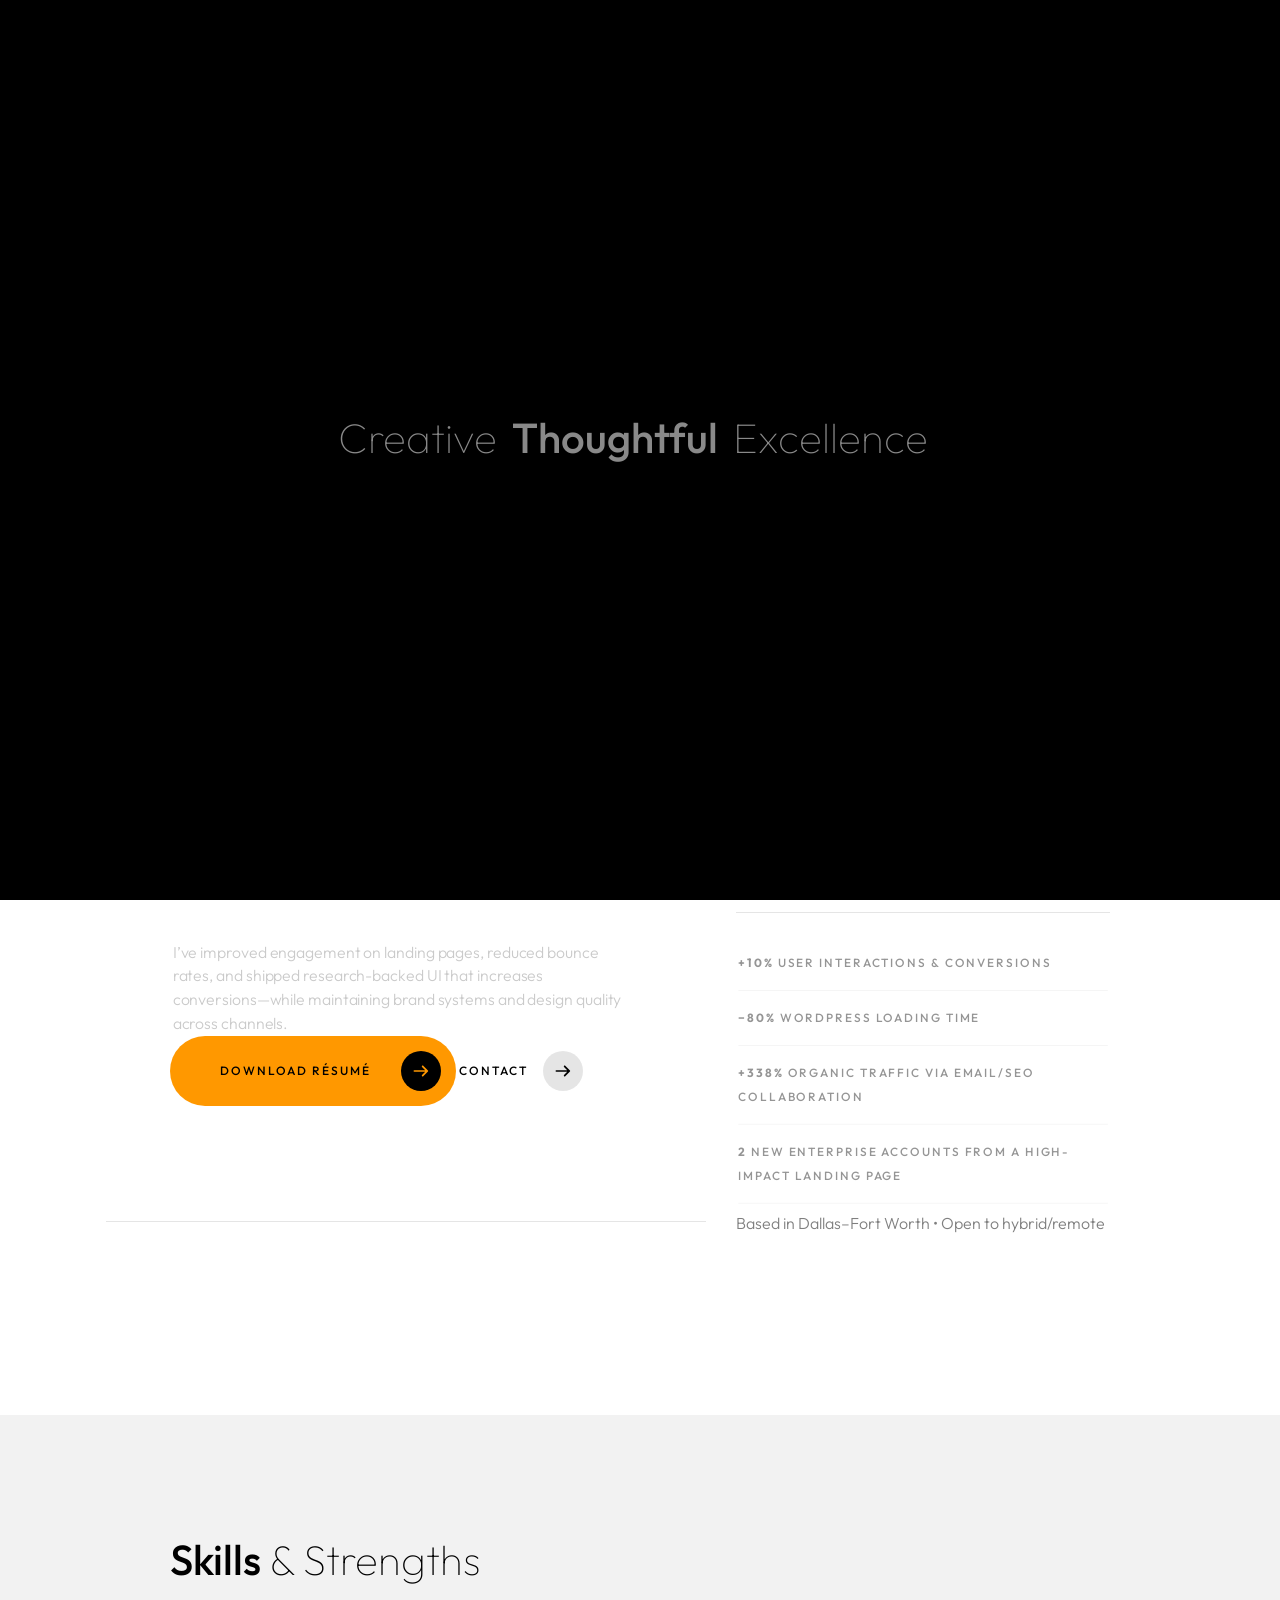
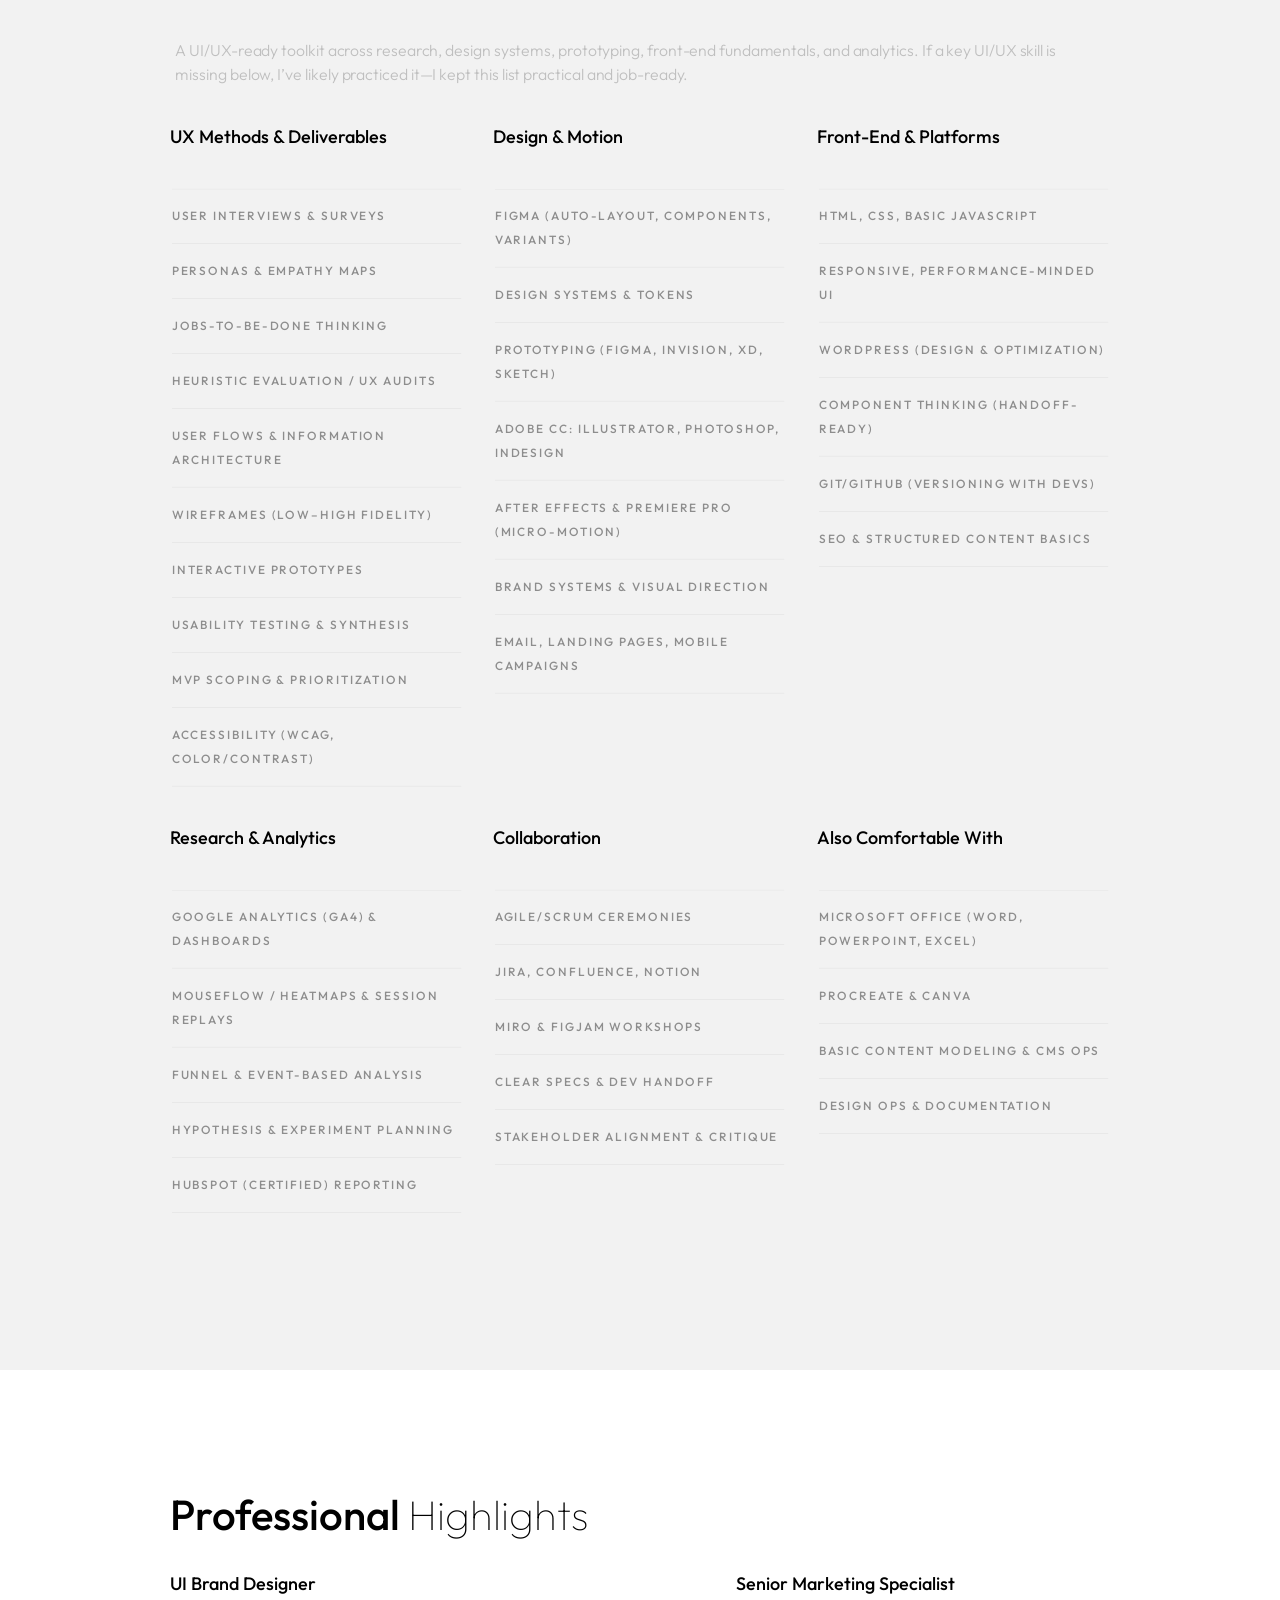
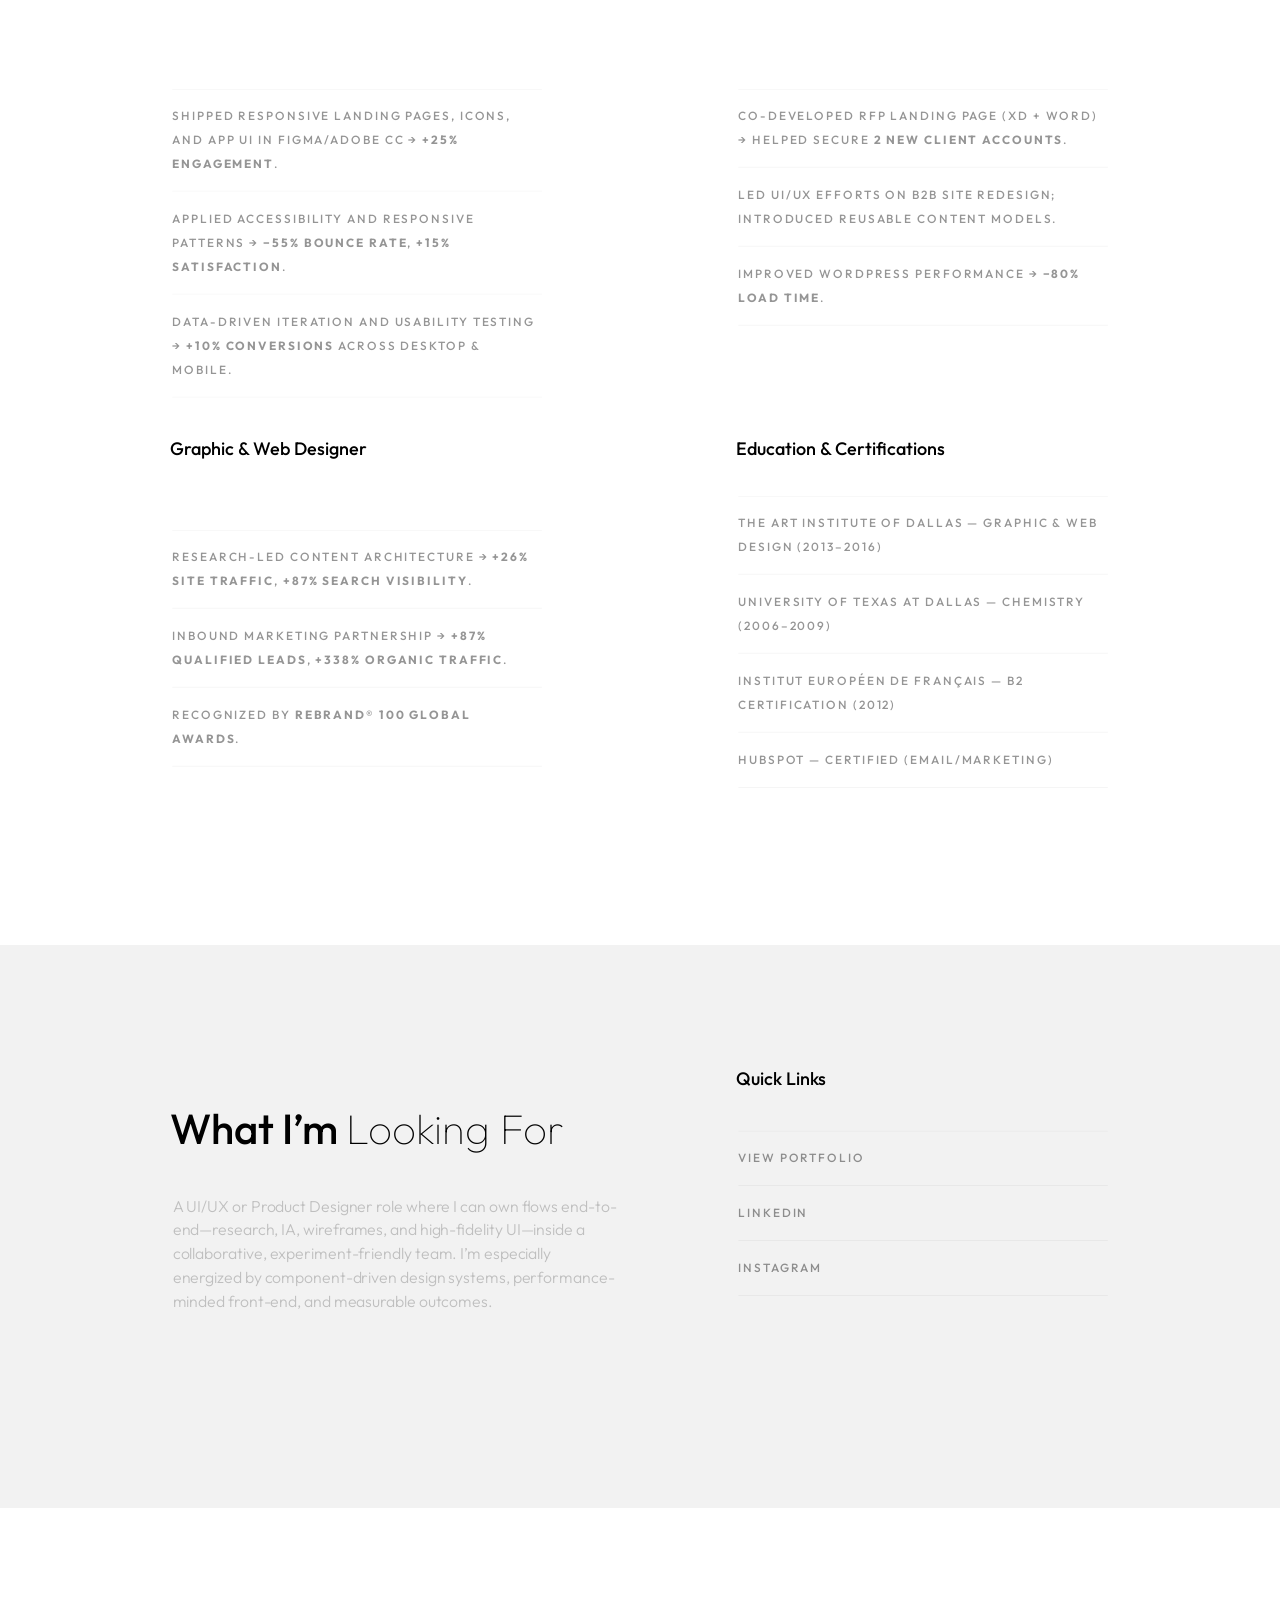
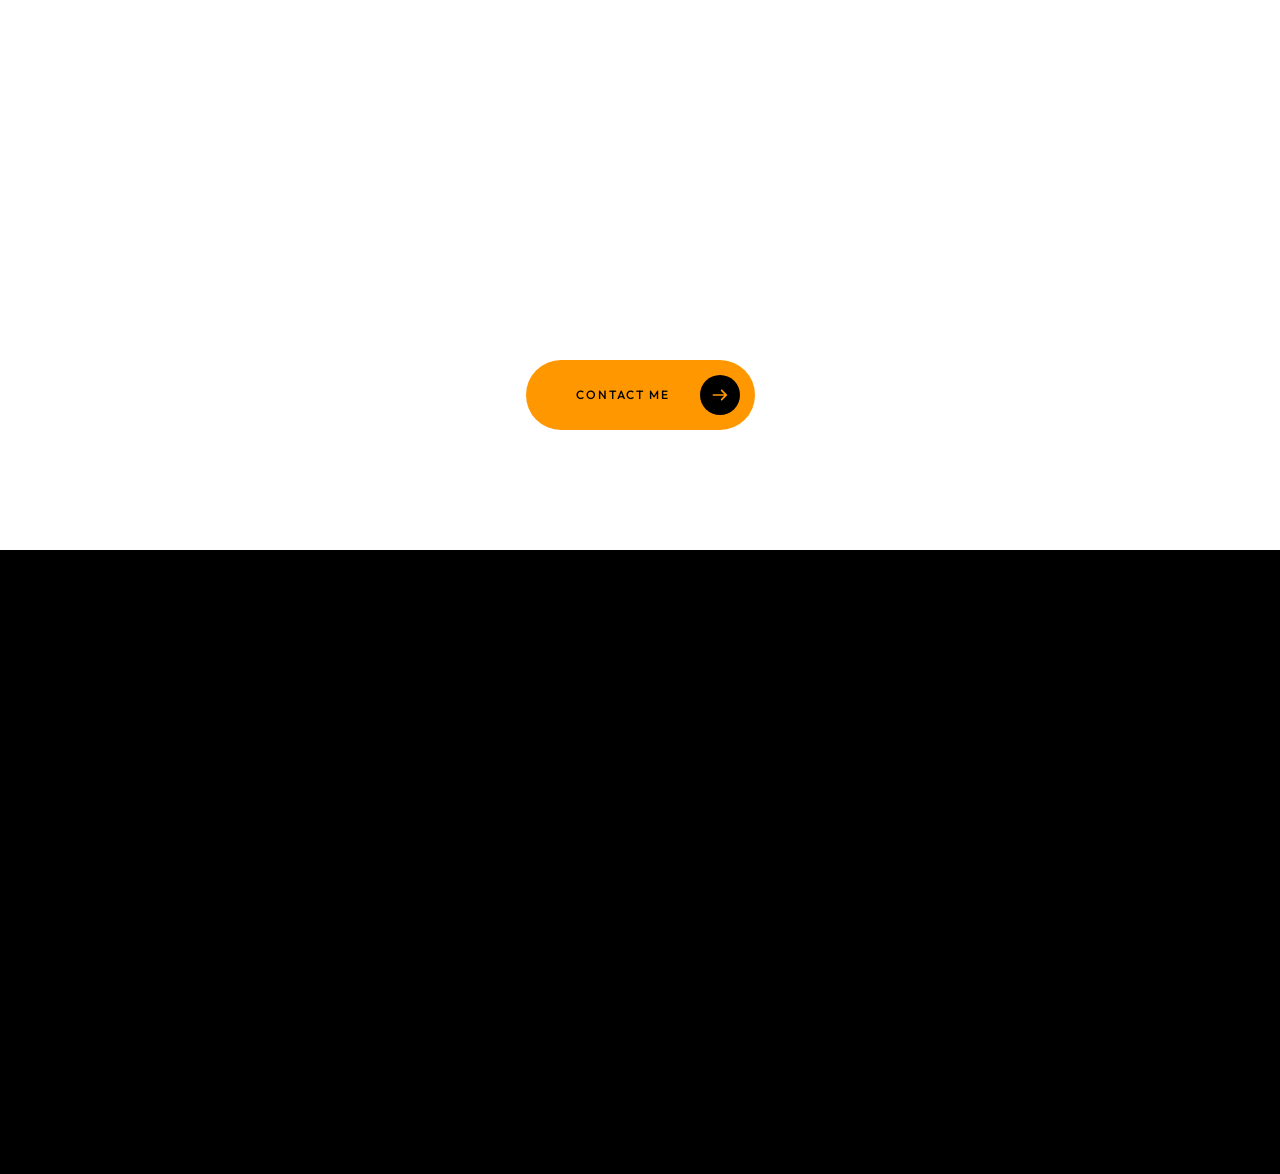
<file: about.html>
<!DOCTYPE html>
<html lang="zxx">
  <head>
    <meta charset="UTF-8" />
    <meta name="viewport" content="width=device-width, initial-scale=1.0" />
    <meta http-equiv="X-UA-Compatible" content="ie=edge" />

    <!-- bootstrap grid css -->
    <link rel="stylesheet" href="css/plugins/bootstrap-grid.css" />
    <!-- font awesome css -->
    <link rel="stylesheet" href="css/plugins/font-awesome.min.css" />
    <!-- swiper css -->
    <link rel="stylesheet" href="css/plugins/swiper.min.css" />
    <!-- fancybox css -->
    <link rel="stylesheet" href="css/plugins/fancybox.min.css" />
    <!-- ashley scss -->
    <link rel="stylesheet" href="css/style.css" />
    <!-- page name -->
    <title>About Hector Osuna — UI/UX Design</title>
    <link
      rel="icon"
      type="image/png"
      href="/img/logo/favicon.png?v=5"
      sizes="32x32"
    />
    <link
      rel="icon"
      type="image/png"
      href="/img/logo/favicon.png?v=5"
      sizes="any"
    />
    <!-- optional fallback -->
    <link rel="apple-touch-icon" href="img/logo/favicon.png" sizes="180x180" />
    <!-- optional iOS -->
  </head>

  <body>
    <!-- wrapper -->
    <div class="mil-wrapper" id="top">
      <!-- cursor -->
      <div class="mil-ball">
        <span class="mil-icon-1">
          <svg viewBox="0 0 128 128">
            <path
              d="M106.1,41.9c-1.2-1.2-3.1-1.2-4.2,0c-1.2,1.2-1.2,3.1,0,4.2L116.8,61H11.2l14.9-14.9c1.2-1.2,1.2-3.1,0-4.2	c-1.2-1.2-3.1-1.2-4.2,0l-20,20c-1.2,1.2-1.2,3.1,0,4.2l20,20c0.6,0.6,1.4,0.9,2.1,0.9s1.5-0.3,2.1-0.9c1.2-1.2,1.2-3.1,0-4.2	L11.2,67h105.5l-14.9,14.9c-1.2,1.2-1.2,3.1,0,4.2c0.6,0.6,1.4,0.9,2.1,0.9s1.5-0.3,2.1-0.9l20-20c1.2-1.2,1.2-3.1,0-4.2L106.1,41.9	z"
            />
          </svg>
        </span>
        <div class="mil-more-text">More</div>
        <div class="mil-choose-text">Сhoose</div>
      </div>
      <!-- cursor end -->

      <!-- preloader -->
      <div class="mil-preloader">
        <div class="mil-preloader-animation">
          <div class="mil-pos-abs mil-animation-1">
            <p class="mil-h3 mil-muted mil-thin">Creative</p>
            <p class="mil-h3 mil-muted">Thoughtful</p>
            <p class="mil-h3 mil-muted mil-thin">Excellence</p>
          </div>
          <div class="mil-pos-abs mil-animation-2">
            <div class="mil-reveal-frame">
              <p class="mil-reveal-box"></p>
              <p class="mil-h3 mil-muted mil-thin">hectorosunadesign.com</p>
            </div>
          </div>
        </div>
      </div>
      <!-- preloader end -->

      <!-- scrollbar progress -->
      <div class="mil-progress-track">
        <div class="mil-progress"></div>
      </div>
      <!-- scrollbar progress end -->

      <!-- menu -->
      <div class="mil-menu-frame">
        <!-- frame clone -->
        <div class="mil-frame-top">
          <a href="index.html" class="mil-logo"
            ><img src="img/logo/logo-menu.svg"
          /></a>
          <div class="mil-menu-btn">
            <span></span>
          </div>
        </div>
        <!-- frame clone end -->
        <div class="container">
          <div class="mil-menu-content">
            <div class="row">
              <div class="col-xl-5">
                <nav class="mil-main-menu" id="swupMenu">
                  <ul>
                    <li class="mil-has-children">
                      <a href="index.html">Homepage</a>
                      <!--
                      <ul>
                        <li><a href="home-1.html">Landing page</a></li>
                        <li><a href="home-2.html">Personal</a></li>
                        <li><a href="portfolio-3.html">Portfolio slider</a></li>
                      </ul>
                    --></li>
                    <li class="mil-has-children">
                      <a
                        href="portfolio.html"
                        data-no-swup
                        class="js-menu-parent"
                        >Portfolio</a
                      >
                      <ul>
                        <li><a href="portfolio.html">Portfolio</a></li>
                        <li>
                          <a href="ui-ux-fitnudge.html"
                            >UI/UX Design Fitness App</a
                          >
                        </li>
                        <li><a href="ux-audit.html">UX Audit eCommerce</a></li>
                        <li>
                          <a href="music-streaming-app.html"
                            >UX – Music Streaming App</a
                          >
                        </li>
                        <li>
                          <a href="ui-design.html"
                            >Corporate Landing Page UI Design</a
                          >
                        </li>
                        <li>
                          <a href="ux-user-journey.html">User Journey Map</a>
                        </li>
                        <!--<li><a href="newsroom.html">Website Redesign Newsroom</a></li>
                          <li><a href="brand-id.html">Corporate Brands ID</a></li>-->
                      </ul>
                    </li>

                    <li class="mil-has-children mil-active">
                      <a href="about.html">About</a>
                      <!--
                      <ul>
                        <li><a href="services.html">Services List</a></li>
                        <li><a href="service.html">Single service</a></li>
                      </ul>
                    --></li>
                    <li class="mil-has-children">
                      <a href="blog.html">Blogs</a>
                      <ul>
                        <li><a href="blog.html">Blog List</a></li>

                        <li>
                          <a href="jony-ive-ux-design.html"
                            >The Design Leader Who Shaped My Path</a
                          >
                        </li>
                        <li>
                          <a href="journey-ui-design.html"
                            >From Culinary Manager to Visual Designer</a
                          >
                        </li>
                      </ul>
                    </li>
                    <!--
                    <li class="mil-has-children">
                      <a href="#.">Other pages</a>
                      <ul>
                        <li><a href="team.html">Team</a></li>
                        <li><a href="contact.html">Contact</a></li>
                        <li><a href="404.html">404</a></li>
                      </ul>
                    </li>
                -->
                  </ul>
                </nav>
              </div>
              <div class="col-xl-7">
                <div class="mil-menu-right-frame">
                  <div class="mil-animation-in">
                    <div class="mil-animation-frame">
                      <div
                        class="mil-animation mil-position-1 mil-scale"
                        data-value-1="2"
                        data-value-2="2"
                      ></div>
                    </div>
                  </div>
                  <div class="mil-menu-right">
                    <div class="row">
                      <!--
                      <div class="col-lg-8 mil-mb-60">
                        <h6 class="mil-muted mil-mb-30">Projects</h6>

                        <ul class="mil-menu-list">
                          <li>
                            <a href="project-1.html" class="mil-light-soft"
                              >Interior design studio</a
                            >
                          </li>
                          <li>
                            <a href="project-2.html" class="mil-light-soft"
                              >Home Security Camera</a
                            >
                          </li>
                          <li>
                            <a href="project-3.html" class="mil-light-soft"
                              >Kemia Honest Skincare</a
                            >
                          </li>
                          <li>
                            <a href="project-4.html" class="mil-light-soft"
                              >Cascade of Lava</a
                            >
                          </li>
                          <li>
                            <a href="project-5.html" class="mil-light-soft"
                              >Air Pro by Molekule</a
                            >
                          </li>
                          <li>
                            <a href="project-6.html" class="mil-light-soft"
                              >Tony's Chocolonely</a
                            >
                          </li>
                        </ul>
                      </div>
                    -->
                      <!--
                      <div class="col-lg-4 mil-mb-60">
                        <h6 class="mil-muted mil-mb-30">Useful links</h6>

                        <ul class="mil-menu-list">
                          <li>
                            <a href="#." class="mil-light-soft"
                              >Privacy Policy</a
                            >
                          </li>
                          <li>
                            <a href="#." class="mil-light-soft"
                              >Terms and conditions</a
                            >
                          </li>
                          <li>
                            <a href="#." class="mil-light-soft"
                              >Cookie Policy</a
                            >
                          </li>
                          <li>
                            <a href="#." class="mil-light-soft">Careers</a>
                          </li>
                        </ul>
                      </div>
-->
                    </div>
                    <div class="mil-divider mil-mb-60"></div>
                    <!--
                    <div class="row justify-content-between">
                      <div class="col-lg-4 mil-mb-60">
                        <h6 class="mil-muted mil-mb-30">Canada</h6>

                        <p class="mil-light-soft mil-up">
                          71 South Los Carneros Road, California
                          <span class="mil-no-wrap">+51 174 705 812</span>
                        </p>
                      </div>
                      <div class="col-lg-4 mil-mb-60">
                        <h6 class="mil-muted mil-mb-30">Germany</h6>

                        <p class="mil-light-soft">
                          Leehove 40, 2678 MC De Lier, Netherlands
                          <span class="mil-no-wrap">+31 174 705 811</span>
                        </p>
                      </div>
                    </div>
                                -->
                  </div>
                </div>
              </div>
            </div>
          </div>
        </div>
      </div>
      <!-- menu -->

      <!-- curtain -->
      <div class="mil-curtain"></div>
      <!-- curtain end -->

      <!-- frame -->
      <div class="mil-frame">
        <div class="mil-frame-top">
          <a href="index.html" class="mil-logo"
            ><img src="img/logo/logo.svg" alt="Logo"
          /></a>
          <div class="mil-menu-btn"><span></span></div>
        </div>
        <div class="mil-frame-bottom">
          <div class="mil-current-page"></div>
          <div class="mil-back-to-top">
            <a href="#top" class="mil-link mil-dark mil-arrow-place"
              ><span>Back to top</span></a
            >
          </div>
        </div>
      </div>
      <!-- frame end -->

      <!-- content -->
      <div class="mil-content">
        <div id="swupMain" class="mil-main-transition">
          <!-- banner -->
          <div class="mil-inner-banner">
            <div class="mil-banner-content mil-up">
              <div class="mil-animation-frame">
                <div
                  class="mil-animation mil-position-4 mil-dark mil-scale"
                  data-value-1="6"
                  data-value-2="1.4"
                ></div>
              </div>
              <div class="container">
                <ul class="mil-breadcrumbs mil-mb-60">
                  <li><a href="index.html">Homepage</a></li>
                  <li><a href="about.html">About</a></li>
                </ul>
                <h1 class="mil-mb-30">
                  Hector Osuna <span class="mil-thin">— UI/UX Designer</span>
                </h1>
                <p class="mil-up mil-mb-60">
                  I design clear, conversion-focused digital experiences across
                  web and mobile. With 10 years in product/UI, I turn research
                  and critique into elegant, accessible interfaces that move
                  metrics.
                </p>
                <a
                  href="#about"
                  class="mil-link mil-dark mil-arrow-place mil-down-arrow"
                  ><span>Explore my skills</span></a
                >
              </div>
            </div>
          </div>
          <!-- banner end -->

          <!-- about intro -->
          <section id="about">
            <div class="container mil-p-120-60">
              <div class="row justify-content-between align-items-start">
                <div class="col-lg-6 mil-mb-60">
                  <h5 class="mil-mb-20">Career Summary</h5>
                  <p class="mil-up mil-mb-15">
                    Experienced Senior Graphic and Web Designer with a proven
                    10-year track record in product design and UI across diverse
                    platforms. I thrive in iterative design, value team
                    critique, and obsess over visual precision. I collaborate
                    across marketing, product, and engineering to deliver
                    responsive, accessible, and high-performing experiences that
                    make a business impact.
                  </p>
                  <p class="mil-up mil-mb-0">
                    I’ve improved engagement on landing pages, reduced bounce
                    rates, and shipped research-backed UI that increases
                    conversions—while maintaining brand systems and design
                    quality across channels.
                  </p>
                  <br />

                  <div class="mil-mt-30">
                    <a
                      href="img/resume/UI-UX-Designer-Hector-Osuna.pdf"
                      class="mil-button mil-arrow-place"
                      target="_blank"
                      ><span>Download Résumé</span></a
                    >
                    <a
                      href="contact.html"
                      class="mil-link mil-dark mil-arrow-place"
                      ><span>Contact</span></a
                    >
                  </div>
                </div>

                <div class="col-lg-5 mil-mb-60">
                  <h6 class="mil-mb-15">Impact in Numbers</h6>
                  <ul class="mil-service-list mil-dark mil-mb-30">
                    <li class="mil-up">
                      <b>+25%</b> landing page engagement (Figma + Adobe CC)
                    </li>
                    <li class="mil-up">
                      <b>−55%</b> bounce rate with responsive, accessible UI
                    </li>
                    <li class="mil-up">
                      <b>+10%</b> user interactions & conversions
                    </li>
                    <li class="mil-up"><b>−80%</b> WordPress loading time</li>
                    <li class="mil-up">
                      <b>+338%</b> organic traffic via email/SEO collaboration
                    </li>
                    <li class="mil-up">
                      <b>2</b> new enterprise accounts from a high-impact
                      landing page
                    </li>
                  </ul>
                  <span class="mil-suptitle mil-suptitle-dark"
                    >Based in Dallas–Fort Worth • Open to hybrid/remote</span
                  >
                </div>
              </div>
            </div>
          </section>
          <!-- about intro end -->
          <!-- skills matrix -->
          <section class="mil-soft-bg">
            <div class="container mil-p-120-120">
              <div class="row">
                <div class="col-12">
                  <h3 class="mil-mb-30">
                    Skills <span class="mil-thin">&amp; Strengths</span>
                  </h3>
                  <p class="mil-up mil-mb-60">
                    A UI/UX-ready toolkit across research, design systems,
                    prototyping, front-end fundamentals, and analytics. If a key
                    UI/UX skill is missing below, I’ve likely practiced it—I
                    kept this list practical and job-ready.
                  </p>
                </div>
              </div>

              <div class="row">
                <div class="col-md-6 col-lg-4 mil-mb-60">
                  <h6 class="mil-mb-15">UX Methods & Deliverables</h6>
                  <ul class="mil-service-list mil-dark">
                    <li class="mil-up">User interviews & surveys</li>
                    <li class="mil-up">Personas & empathy maps</li>
                    <li class="mil-up">Jobs-to-be-Done thinking</li>
                    <li class="mil-up">Heuristic evaluation / UX audits</li>
                    <li class="mil-up">
                      User flows & information architecture
                    </li>
                    <li class="mil-up">Wireframes (low–high fidelity)</li>
                    <li class="mil-up">Interactive prototypes</li>
                    <li class="mil-up">Usability testing & synthesis</li>
                    <li class="mil-up">MVP scoping & prioritization</li>
                    <li class="mil-up">Accessibility (WCAG, color/contrast)</li>
                  </ul>
                </div>

                <div class="col-md-6 col-lg-4 mil-mb-60">
                  <h6 class="mil-mb-15">Design & Motion</h6>
                  <ul class="mil-service-list mil-dark">
                    <li class="mil-up">
                      Figma (Auto-layout, components, variants)
                    </li>
                    <li class="mil-up">Design systems & tokens</li>
                    <li class="mil-up">
                      Prototyping (Figma, InVision, XD, Sketch)
                    </li>
                    <li class="mil-up">
                      Adobe CC: Illustrator, Photoshop, InDesign
                    </li>
                    <li class="mil-up">
                      After Effects & Premiere Pro (micro-motion)
                    </li>
                    <li class="mil-up">Brand systems & visual direction</li>
                    <li class="mil-up">
                      Email, landing pages, mobile campaigns
                    </li>
                  </ul>
                </div>

                <div class="col-md-6 col-lg-4 mil-mb-60">
                  <h6 class="mil-mb-15">Front-End & Platforms</h6>
                  <ul class="mil-service-list mil-dark">
                    <li class="mil-up">HTML, CSS, basic JavaScript</li>
                    <li class="mil-up">Responsive, performance-minded UI</li>
                    <li class="mil-up">WordPress (design & optimization)</li>
                    <li class="mil-up">Component thinking (handoff-ready)</li>
                    <li class="mil-up">Git/GitHub (versioning with devs)</li>
                    <li class="mil-up">SEO & structured content basics</li>
                  </ul>
                </div>

                <div class="col-md-6 col-lg-4 mil-mb-60">
                  <h6 class="mil-mb-15">Research & Analytics</h6>
                  <ul class="mil-service-list mil-dark">
                    <li class="mil-up">Google Analytics (GA4) & dashboards</li>
                    <li class="mil-up">
                      Mouseflow / heatmaps & session replays
                    </li>
                    <li class="mil-up">Funnel & event-based analysis</li>
                    <li class="mil-up">Hypothesis & experiment planning</li>
                    <li class="mil-up">HubSpot (certified) reporting</li>
                  </ul>
                </div>

                <div class="col-md-6 col-lg-4 mil-mb-60">
                  <h6 class="mil-mb-15">Collaboration</h6>
                  <ul class="mil-service-list mil-dark">
                    <li class="mil-up">Agile/Scrum ceremonies</li>
                    <li class="mil-up">Jira, Confluence, Notion</li>
                    <li class="mil-up">Miro & FigJam workshops</li>
                    <li class="mil-up">Clear specs & dev handoff</li>
                    <li class="mil-up">Stakeholder alignment & critique</li>
                  </ul>
                </div>

                <div class="col-md-6 col-lg-4 mil-mb-60">
                  <h6 class="mil-mb-15">Also Comfortable With</h6>
                  <ul class="mil-service-list mil-dark">
                    <li class="mil-up">
                      Microsoft Office (Word, PowerPoint, Excel)
                    </li>
                    <li class="mil-up">Procreate & Canva</li>
                    <li class="mil-up">Basic content modeling & CMS ops</li>
                    <li class="mil-up">Design ops & documentation</li>
                  </ul>
                </div>
              </div>
            </div>
          </section>
          <!-- skills matrix end -->

          <!-- experience highlights -->
          <section>
            <div class="container mil-p-120-120">
              <div class="row">
                <div class="col-12">
                  <h3 class="mil-mb-30">
                    Professional <span class="mil-thin">Highlights</span>
                  </h3>
                </div>
              </div>

              <div class="row justify-content-between">
                <div class="col-lg-5 mil-mb-60">
                  <h6 class="mil-mb-10">UI Brand Designer</h6>
                  <p class="mil-muted mil-mb-10">
                    ADI Global Distribution • Irving, TX • Oct 2021 – Aug 2023
                  </p>
                  <ul class="mil-service-list mil-dark">
                    <li class="mil-up">
                      Shipped responsive landing pages, icons, and app UI in
                      Figma/Adobe CC → <b>+25% engagement</b>.
                    </li>
                    <li class="mil-up">
                      Applied accessibility and responsive patterns →
                      <b>−55% bounce rate</b>, <b>+15% satisfaction</b>.
                    </li>
                    <li class="mil-up">
                      Data-driven iteration and usability testing →
                      <b>+10% conversions</b> across desktop & mobile.
                    </li>
                  </ul>
                </div>

                <div class="col-lg-5 mil-mb-60">
                  <h6 class="mil-mb-10">Senior Marketing Specialist</h6>
                  <p class="mil-muted mil-mb-10">
                    CareerStaff Unlimited • Irving, TX • Jan 2021 – Oct 2021
                  </p>
                  <ul class="mil-service-list mil-dark">
                    <li class="mil-up">
                      Co-developed RFP landing page (XD + Word) → helped secure
                      <b>2 new client accounts</b>.
                    </li>
                    <li class="mil-up">
                      Led UI/UX efforts on B2B site redesign; introduced
                      reusable content models.
                    </li>
                    <li class="mil-up">
                      Improved WordPress performance → <b>−80% load time</b>.
                    </li>
                  </ul>
                </div>

                <div class="col-lg-5 mil-mb-60">
                  <h6 class="mil-mb-10">Graphic & Web Designer</h6>
                  <p class="mil-muted mil-mb-10">
                    Working Solutions • Dallas, TX • Jun 2016 – Jan 2021
                  </p>
                  <ul class="mil-service-list mil-dark">
                    <li class="mil-up">
                      Research-led content architecture →
                      <b>+26% site traffic</b>, <b>+87% search visibility</b>.
                    </li>
                    <li class="mil-up">
                      Inbound marketing partnership →
                      <b>+87% qualified leads</b>, <b>+338% organic traffic</b>.
                    </li>
                    <li class="mil-up">
                      Recognized by <b>REBRAND® 100 Global Awards</b>.
                    </li>
                  </ul>
                </div>

                <div class="col-lg-5 mil-mb-60">
                  <h6 class="mil-mb-10">Education & Certifications</h6>
                  <ul class="mil-service-list mil-dark">
                    <li class="mil-up">
                      The Art Institute of Dallas — Graphic & Web Design
                      (2013–2016)
                    </li>
                    <li class="mil-up">
                      University of Texas at Dallas — Chemistry (2006–2009)
                    </li>
                    <li class="mil-up">
                      Institut Européen de Français — B2 Certification (2012)
                    </li>
                    <li class="mil-up">
                      HubSpot — Certified (Email/Marketing)
                    </li>
                  </ul>
                </div>
              </div>
            </div>
          </section>
          <!-- experience highlights end -->
          <!-- what i'm looking for -->
          <section class="mil-soft-bg">
            <div class="container mil-p-120-120">
              <div class="row justify-content-between align-items-center">
                <div class="col-lg-6 mil-mb-60">
                  <h3 class="mil-mb-20">
                    What I’m <span class="mil-thin">Looking For</span>
                  </h3>
                  <p class="mil-up mil-mb-0">
                    A UI/UX or Product Designer role where I can own flows
                    end-to-end—research, IA, wireframes, and high-fidelity
                    UI—inside a collaborative, experiment-friendly team. I’m
                    especially energized by component-driven design systems,
                    performance-minded front-end, and measurable outcomes.
                  </p>
                </div>
                <div class="col-lg-5 mil-mb-60">
                  <h6 class="mil-mb-15">Quick Links</h6>
                  <ul class="mil-service-list mil-dark">
                    <li class="mil-up">
                      <a class="mil-link mil-dark" href="portfolio.html"
                        ><span>View Portfolio</span></a
                      >
                    </li>
                    <li class="mil-up">
                      <a
                        class="mil-link mil-dark"
                        href="https://www.linkedin.com/in/hector-osuna-570150112/"
                        target="_blank"
                        ><span>LinkedIn</span></a
                      >
                    </li>
                    <li class="mil-up">
                      <a
                        class="mil-link mil-dark"
                        href="https://www.instagram.com/pixelosunadesign/"
                        target="_blank"
                        ><span>Instagram</span></a
                      >
                    </li>
                    <li class="mil-up">
                      <a
                        class="mil-link mil-dark"
                        href="mailto:hosuna23@gmail.com"
                        ><span>hosuna23@gmail.com</span></a
                      >
                    </li>
                  </ul>
                </div>
              </div>
            </div>
          </section>
          <!-- call to action -->
          <section>
            <div class="container mil-p-120-120">
              <div class="mil-center">
                <span class="mil-suptitle mil-suptitle-right mil-up"
                  >Need a designer who blends research, systems, and
                  craft?</span
                >
                <h2 class="mil-h1 mil-up">
                  Let’s build something
                  <span class="mil-thin">users love</span>.
                </h2>
                <div class="mil-mt-suptitle-offset">
                  <a href="contact.html" class="mil-button mil-arrow-place"
                    ><span>Contact Me</span></a
                  >
                </div>
              </div>
            </div>
          </section>
          <!-- call to action end -->

          <!-- footer -->
          <footer class="mil-dark-bg">
            <div class="mi-invert-fix">
              <div class="container mil-p-120-60">
                <div class="row justify-content-between">
                  <div class="col-md-4 col-lg-4 mil-mb-60">
                    <div class="mil-muted mil-logo mil-up mil-mb-30">
                      <img src="img/logo/logo-menu.svg" />
                    </div>

                    <!--<p class="mil-light-soft mil-up mil-mb-30">
                      Subscribe our newsletter:
                    </p>

                    <form class="mil-subscribe-form mil-up">
                      <input type="text" placeholder="Enter our email" />
                      <button
                        type="submit"
                        class="mil-button mil-icon-button-sm mil-arrow-place"
                      ></button>
                    </form>-->
                  </div>
                  <div class="col-md-7 col-lg-6">
                    <div class="row justify-content-end">
                      <div class="col-md-6 col-lg-7">
                        <nav class="mil-footer-menu mil-mb-60">
                          <ul>
                            <li class="mil-up">
                              <a href="index.html">Home</a>
                            </li>
                            <li class="mil-up">
                              <a href="portfolio.html">Portfolio</a>
                            </li>
                            <li class="mil-up mil-active">
                              <a href="about.html">About</a>
                            </li>
                            <li class="mil-up">
                              <a href="contact.html">Contact</a>
                            </li>
                            <li class="mil-up">
                              <a href="blog.html">Blog</a>
                            </li>
                          </ul>
                        </nav>
                      </div>
                      <div class="col-md-6 col-lg-5">
                        <ul class="mil-menu-list mil-up mil-mb-60">
                          <li>
                            <a
                              href="https://www.linkedin.com/in/hector-osuna-570150112/"
                              class="mil-light-soft"
                              target="_blank"
                              >LinkedIn</a
                            >
                          </li>
                          <li>
                            <a
                              href="https://www.instagram.com/pixelosunadesign/"
                              class="mil-light-soft"
                              target="_blank"
                              >Instagram</a
                            >
                          </li>
                          <li>
                            <a
                              href="https://www.behance.net/osunahector"
                              class="mil-light-soft"
                              target="_blank"
                              >Behance</a
                            >
                          </li>
                          <!--<li>
                            <a href="#." class="mil-light-soft">Careers</a>
                          </li>-->
                        </ul>
                      </div>
                    </div>
                  </div>
                </div>

                <div class="row justify-content-between flex-sm-row-reverse">
                  <div class="col-md-7 col-lg-6">
                    <div class="row justify-content-between">
                      <!--
                      <div class="col-md-6 col-lg-5 mil-mb-60">
                        <h6 class="mil-muted mil-up mil-mb-30">Canada</h6>

                        <p class="mil-light-soft mil-up">
                          71 South Los Carneros Road, California
                          <span class="mil-no-wrap">+51 174 705 812</span>
                        </p>
                      </div>
                      -->
                      <!--
                      <div class="col-md-6 col-lg-5 mil-mb-60">
                        <h6 class="mil-muted mil-up mil-mb-30">Germany</h6>

                        <p class="mil-light-soft mil-up">
                          Leehove 40, 2678 MC De Lier, Netherlands
                          <span class="mil-no-wrap">+31 174 705 811</span>
                        </p>
                      </div>
                      -->
                    </div>
                  </div>
                  <div class="col-md-4 col-lg-6 mil-mb-60">
                    <div class="mil-vert-between">
                      <!--
                      <div class="mil-mb-30">
                        <ul class="mil-social-icons mil-up">
                          <li>
                            <a href="#." target="_blank" class="social-icon">
                              <i class="far fa-circle"></i
                            ></a>
                          </li>
                          <li>
                            <a href="#." target="_blank" class="social-icon">
                              <i class="far fa-circle"></i
                            ></a>
                          </li>
                          <li>
                            <a href="#." target="_blank" class="social-icon">
                              <i class="far fa-circle"></i
                            ></a>
                          </li>
                          <li>
                            <a href="#." target="_blank" class="social-icon">
                              <i class="far fa-circle"></i
                            ></a>
                          </li>
                        </ul>
                      </div>-->
                      <p class="mil-light-soft mil-up">
                        © Copyright 2025 - OSUNA Designs. All Rights Reserved.
                      </p>
                    </div>
                  </div>
                </div>
              </div>
            </div>
          </footer>
          <!-- footer end -->

          <!-- hidden elements -->
          <div class="mil-hidden-elements">
            <div class="mil-dodecahedron">
              <div class="mil-pentagon">
                <div></div>
                <div></div>
                <div></div>
                <div></div>
                <div></div>
              </div>
              <div class="mil-pentagon">
                <div></div>
                <div></div>
                <div></div>
                <div></div>
                <div></div>
              </div>
              <div class="mil-pentagon">
                <div></div>
                <div></div>
                <div></div>
                <div></div>
                <div></div>
              </div>
              <div class="mil-pentagon">
                <div></div>
                <div></div>
                <div></div>
                <div></div>
                <div></div>
              </div>
              <div class="mil-pentagon">
                <div></div>
                <div></div>
                <div></div>
                <div></div>
                <div></div>
              </div>
              <div class="mil-pentagon">
                <div></div>
                <div></div>
                <div></div>
                <div></div>
                <div></div>
              </div>
              <div class="mil-pentagon">
                <div></div>
                <div></div>
                <div></div>
                <div></div>
                <div></div>
              </div>
              <div class="mil-pentagon">
                <div></div>
                <div></div>
                <div></div>
                <div></div>
                <div></div>
              </div>
              <div class="mil-pentagon">
                <div></div>
                <div></div>
                <div></div>
                <div></div>
                <div></div>
              </div>
              <div class="mil-pentagon">
                <div></div>
                <div></div>
                <div></div>
                <div></div>
                <div></div>
              </div>
              <div class="mil-pentagon">
                <div></div>
                <div></div>
                <div></div>
                <div></div>
                <div></div>
              </div>
              <div class="mil-pentagon">
                <div></div>
                <div></div>
                <div></div>
                <div></div>
                <div></div>
              </div>
            </div>

            <svg
              xmlns="http://www.w3.org/2000/svg"
              viewBox="0 0 24 24"
              class="mil-arrow"
            >
              <path
                d="M 14 5.3417969 C 13.744125 5.3417969 13.487969 5.4412187 13.292969 5.6367188 L 13.207031 5.7226562 C 12.816031 6.1136563 12.816031 6.7467188 13.207031 7.1367188 L 17.070312 11 L 4 11 C 3.448 11 3 11.448 3 12 C 3 12.552 3.448 13 4 13 L 17.070312 13 L 13.207031 16.863281 C 12.816031 17.254281 12.816031 17.887344 13.207031 18.277344 L 13.292969 18.363281 C 13.683969 18.754281 14.317031 18.754281 14.707031 18.363281 L 20.363281 12.707031 C 20.754281 12.316031 20.754281 11.682969 20.363281 11.292969 L 14.707031 5.6367188 C 14.511531 5.4412187 14.255875 5.3417969 14 5.3417969 z"
              />
            </svg>

            <svg
              width="250"
              viewBox="0 0 300 1404"
              fill="none"
              xmlns="http://www.w3.org/2000/svg"
              class="mil-lines"
            >
              <path
                fill-rule="evenodd"
                clip-rule="evenodd"
                d="M1 892L1 941H299V892C299 809.71 232.29 743 150 743C67.7096 743 1 809.71 1 892ZM0 942H300V892C300 809.157 232.843 742 150 742C67.1573 742 0 809.157 0 892L0 942Z"
                class="mil-move"
              />
              <path
                fill-rule="evenodd"
                clip-rule="evenodd"
                d="M299 146V97L1 97V146C1 228.29 67.7096 295 150 295C232.29 295 299 228.29 299 146ZM300 96L0 96V146C0 228.843 67.1573 296 150 296C232.843 296 300 228.843 300 146V96Z"
                class="mil-move"
              />
              <path
                fill-rule="evenodd"
                clip-rule="evenodd"
                d="M299 1H1V1403H299V1ZM0 0V1404H300V0H0Z"
              />
              <path
                fill-rule="evenodd"
                clip-rule="evenodd"
                d="M150 -4.37115e-08L150 1404L149 1404L149 0L150 -4.37115e-08Z"
              />
              <path
                fill-rule="evenodd"
                clip-rule="evenodd"
                d="M150 1324C232.29 1324 299 1257.29 299 1175C299 1092.71 232.29 1026 150 1026C67.7096 1026 1 1092.71 1 1175C1 1257.29 67.7096 1324 150 1324ZM150 1325C232.843 1325 300 1257.84 300 1175C300 1092.16 232.843 1025 150 1025C67.1573 1025 0 1092.16 0 1175C0 1257.84 67.1573 1325 150 1325Z"
                class="mil-move"
              />
              <path
                fill-rule="evenodd"
                clip-rule="evenodd"
                d="M300 1175H0V1174H300V1175Z"
                class="mil-move"
              />
              <path
                fill-rule="evenodd"
                clip-rule="evenodd"
                d="M150 678C232.29 678 299 611.29 299 529C299 446.71 232.29 380 150 380C67.7096 380 1 446.71 1 529C1 611.29 67.7096 678 150 678ZM150 679C232.843 679 300 611.843 300 529C300 446.157 232.843 379 150 379C67.1573 379 0 446.157 0 529C0 611.843 67.1573 679 150 679Z"
                class="mil-move"
              />
              <path
                fill-rule="evenodd"
                clip-rule="evenodd"
                d="M299 380H1V678H299V380ZM0 379V679H300V379H0Z"
                class="mil-move"
              />
            </svg>
          </div>
          <!-- hidden elements end -->
        </div>
      </div>
      <!-- content -->
    </div>
    <!-- wrapper end -->

    <!-- jQuery js -->
    <script src="js/plugins/jquery.min.js"></script>
    <!-- swup js -->
    <script src="js/plugins/swup.min.js"></script>
    <!-- swiper js -->
    <script src="js/plugins/swiper.min.js"></script>
    <!-- fancybox js -->
    <script src="js/plugins/fancybox.min.js"></script>
    <!-- gsap js -->
    <script src="js/plugins/gsap.min.js"></script>
    <!-- scroll smoother -->
    <script src="js/plugins/smooth-scroll.js"></script>
    <!-- scroll trigger js -->
    <script src="js/plugins/ScrollTrigger.min.js"></script>
    <!-- scroll to js -->
    <script src="js/plugins/ScrollTo.min.js"></script>
    <!-- ashley js -->
    <script src="js/main.js"></script>
  </body>
</html>
</file>
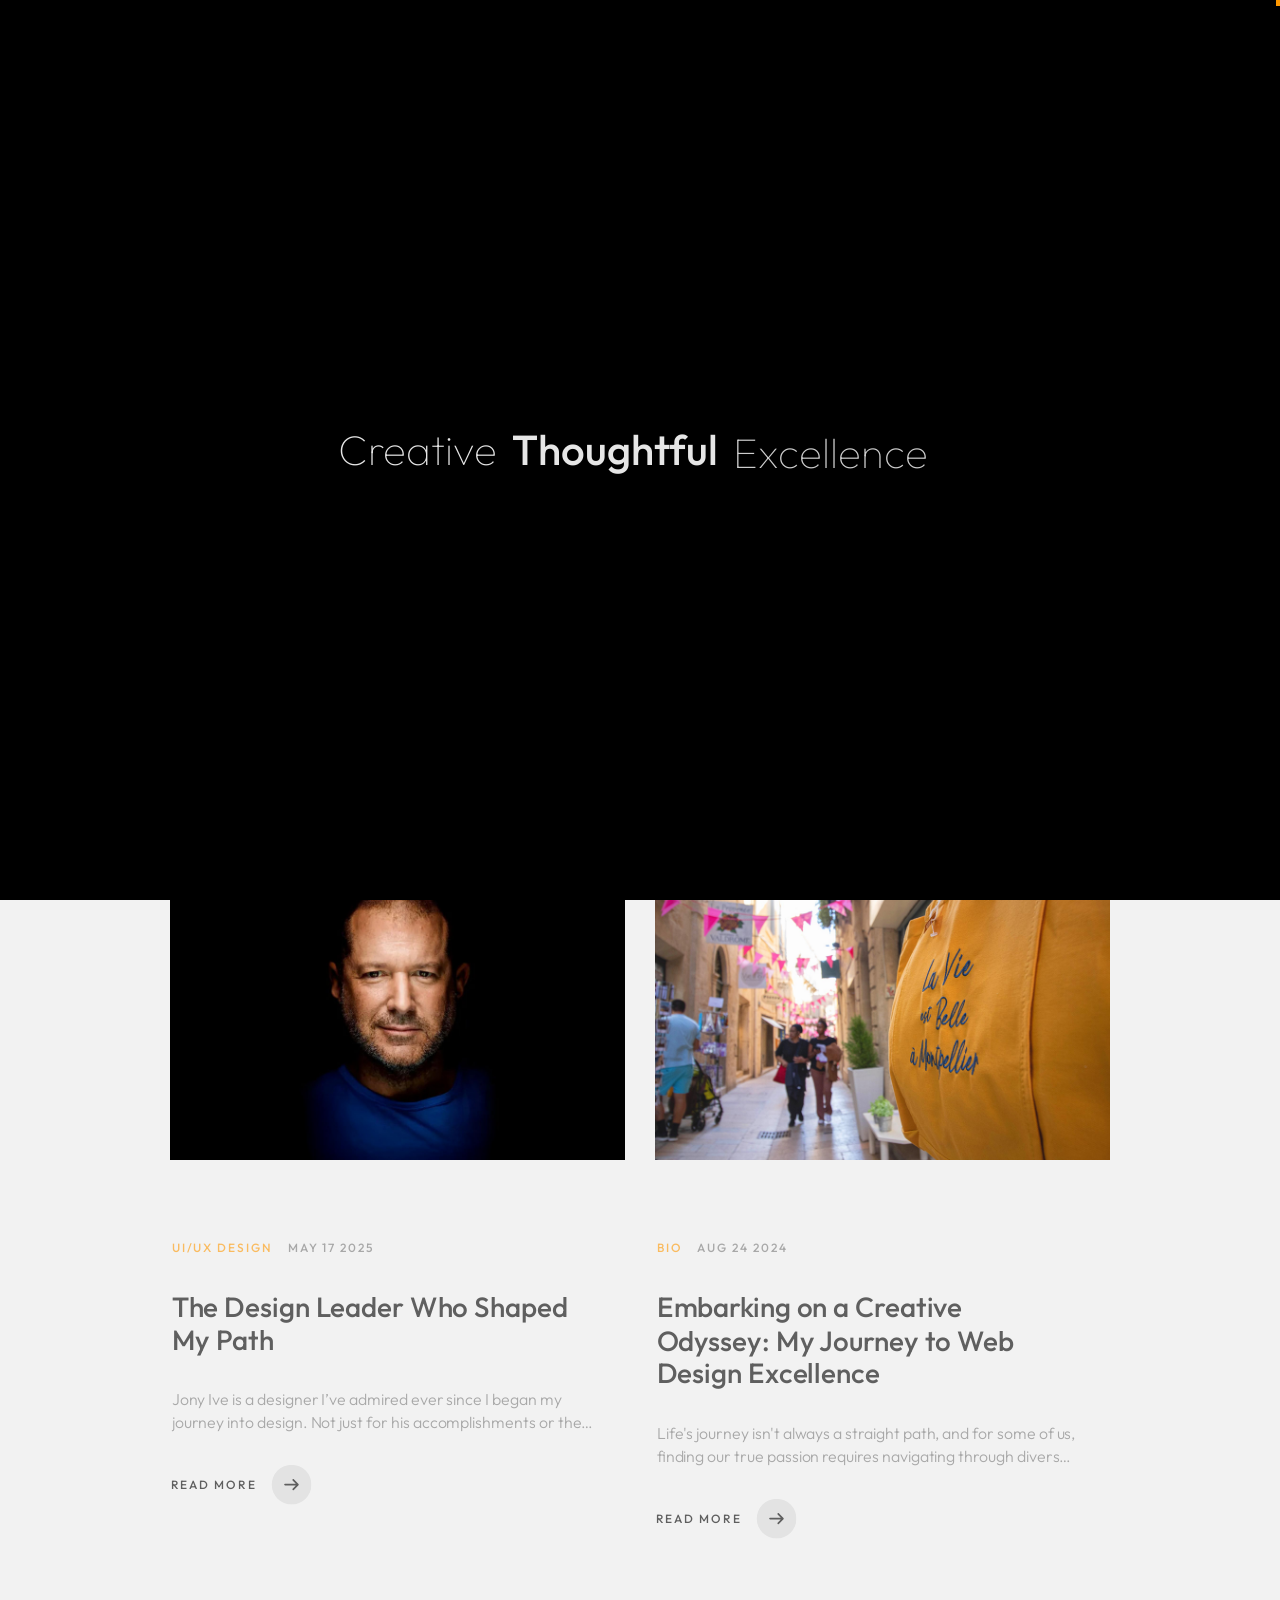
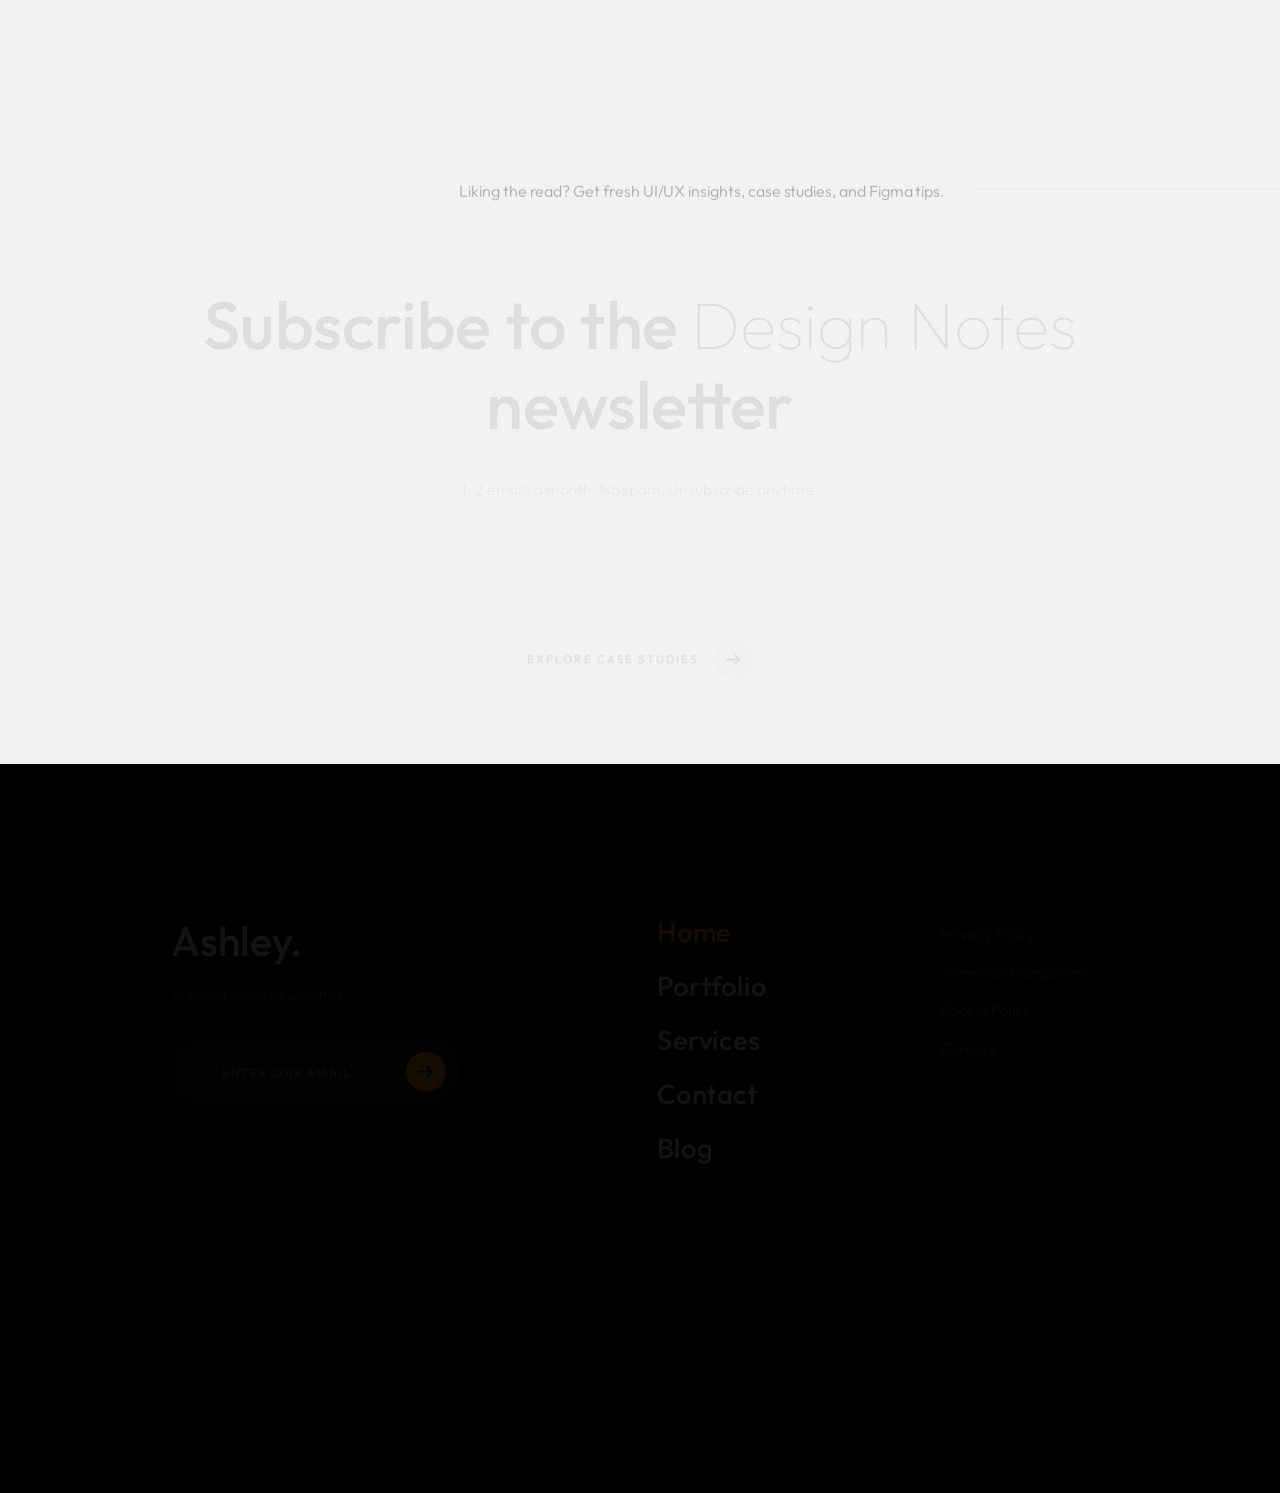
<file: blog.html>
<!DOCTYPE html>
<html lang="zxx">
  <head>
    <meta charset="UTF-8" />
    <meta name="viewport" content="width=device-width, initial-scale=1.0" />
    <meta http-equiv="X-UA-Compatible" content="ie=edge" />

    <!-- bootstrap grid css -->
    <link rel="stylesheet" href="css/plugins/bootstrap-grid.css" />
    <!-- font awesome css -->
    <link rel="stylesheet" href="css/plugins/font-awesome.min.css" />
    <!-- swiper css -->
    <link rel="stylesheet" href="css/plugins/swiper.min.css" />
    <!-- fancybox css -->
    <link rel="stylesheet" href="css/plugins/fancybox.min.css" />
    <!-- ashley scss -->
    <link rel="stylesheet" href="css/style.css" />
    <!-- page name -->
    <title>UI/UX Design Blogs</title>
    <link rel="icon" type="image/x-icon" href="img/logo/favicon.png" />
  </head>

  <body>
    <!-- wrapper -->
    <div class="mil-wrapper" id="top">
      <!-- cursor -->
      <div class="mil-ball">
        <span class="mil-icon-1">
          <svg viewBox="0 0 128 128">
            <path
              d="M106.1,41.9c-1.2-1.2-3.1-1.2-4.2,0c-1.2,1.2-1.2,3.1,0,4.2L116.8,61H11.2l14.9-14.9c1.2-1.2,1.2-3.1,0-4.2	c-1.2-1.2-3.1-1.2-4.2,0l-20,20c-1.2,1.2-1.2,3.1,0,4.2l20,20c0.6,0.6,1.4,0.9,2.1,0.9s1.5-0.3,2.1-0.9c1.2-1.2,1.2-3.1,0-4.2	L11.2,67h105.5l-14.9,14.9c-1.2,1.2-1.2,3.1,0,4.2c0.6,0.6,1.4,0.9,2.1,0.9s1.5-0.3,2.1-0.9l20-20c1.2-1.2,1.2-3.1,0-4.2L106.1,41.9	z"
            />
          </svg>
        </span>
        <div class="mil-more-text">More</div>
        <div class="mil-choose-text">Сhoose</div>
      </div>
      <!-- cursor end -->

      <!-- preloader -->
      <div class="mil-preloader">
        <div class="mil-preloader-animation">
          <div class="mil-pos-abs mil-animation-1">
            <p class="mil-h3 mil-muted mil-thin">Creative</p>
            <p class="mil-h3 mil-muted">Thoughtful</p>
            <p class="mil-h3 mil-muted mil-thin">Excellence</p>
          </div>
          <div class="mil-pos-abs mil-animation-2">
            <div class="mil-reveal-frame">
              <p class="mil-reveal-box"></p>
              <p class="mil-h3 mil-muted mil-thin">hectorosunadesign.com</p>
            </div>
          </div>
        </div>
      </div>
      <!-- preloader end -->

      <!-- scrollbar progress -->
      <div class="mil-progress-track">
        <div class="mil-progress"></div>
      </div>
      <!-- scrollbar progress end -->

      <!-- menu -->
      <div class="mil-menu-frame">
        <!-- frame clone -->
        <div class="mil-frame-top">
          <a href="index.html" class="mil-logo"
            ><img src="img/logo/logo-menu.svg"
          /></a>
          <div class="mil-menu-btn">
            <span></span>
          </div>
        </div>
        <!-- frame clone end -->
        <div class="container">
          <div class="mil-menu-content">
            <div class="row">
              <div class="col-xl-5">
                <nav class="mil-main-menu" id="swupMenu">
                  <ul>
                    <li class="mil-has-children">
                      <a href="index.html">Homepage</a>
                    </li>
                    <li class="mil-has-children">
                      <a href="portfolio.html">Portfolio</a>
                      <ul>
                        <!--<li><a href="portfolio.html">Portfolio</a></li>-->
                        <li>
                          <a href="ui-ux-fitnudge.html"
                            >UI/UX Design Fitness App</a
                          >
                        </li>

                        <li><a href="ux-audit.html">UX Audit eCommerce</a></li>
                        <li>
                          <a href="music-streaming-app.html"
                            >UX – Music Streaming App</a
                          >
                        </li>
                        <li>
                          <a href="ui-design.html"
                            >Corporate Landing Page UI Design</a
                          >
                        </li>
                        <li>
                          <a href="ux-user-journey.html">User Journey Map</a>
                        </li>
                        <!--<li>
                          <a href="newsroom.html">Website Redesign Newsroom</a>
                        </li>
                        <li>
                          <a href="Web Design UI Design">web-design.html</a>
                        </li>
                        <li><a href="brand-id.html">Corporate Brands ID</a></li>-->
                      </ul>
                    </li>
                    <li class="mil-has-children">
                      <a href="about.html">About</a>
                    </li>
                    <li class="mil-has-children mil-active">
                      <a href="blog.html">Blogs</a>
                      <ul>
                        <li><a href="blog.html">Blog List</a></li>

                        <li>
                          <a href="jony-ive-ux-design.html"
                            >The Design Leader Who Shaped My Path</a
                          >
                        </li>
                        <li>
                          <a href="journey-ui-design.html"
                            >From Culinary Manager to Visual Designer</a
                          >
                        </li>
                      </ul>
                    </li>
                  </ul>
                </nav>
              </div>
              <div class="col-xl-7">
                <div class="mil-menu-right-frame">
                  <div class="mil-animation-in">
                    <div class="mil-animation-frame">
                      <div
                        class="mil-animation mil-position-1 mil-scale"
                        data-value-1="2"
                        data-value-2="2"
                      ></div>
                    </div>
                  </div>
                  <div class="mil-menu-right">
                    <div class="row"></div>
                    <div class="mil-divider mil-mb-60"></div>
                  </div>
                </div>
              </div>
            </div>
          </div>
        </div>
      </div>
      <!-- menu -->

      <!-- curtain -->
      <div class="mil-curtain"></div>
      <!-- curtain end -->

      <!-- frame -->
      <div class="mil-frame">
        <div class="mil-frame-top">
          <a href="index.html" class="mil-logo"
            ><img src="img/logo/logo.svg"
          /></a>
          <div class="mil-menu-btn">
            <span></span>
          </div>
        </div>
        <div class="mil-frame-bottom">
          <div class="mil-current-page"></div>
          <div class="mil-back-to-top">
            <a href="#top" class="mil-link mil-dark mil-arrow-place">
              <span>Back to top</span>
            </a>
          </div>
        </div>
      </div>
      <!-- frame end -->

      <!-- content -->
      <div class="mil-content">
        <div id="swupMain" class="mil-main-transition">
          <!-- banner -->
          <div class="mil-inner-banner mil-p-0-120">
            <div class="mil-banner-content mil-up">
              <div class="mil-animation-frame">
                <div
                  class="mil-animation mil-position-4 mil-dark mil-scale"
                  data-value-1="6"
                  data-value-2="1.4"
                ></div>
              </div>
              <div class="container">
                <ul class="mil-breadcrumbs mil-mb-60">
                  <li><a href="index.html">Homepage</a></li>
                  <li><a href="blog.html">Blog</a></li>
                </ul>
                <h1 class="mil-mb-60">
                  Exploring <span class="mil-thin">the UI/UX Design World</span>
                  Through My <span class="mil-thin">Blog</span>
                </h1>
                <a
                  href="#blog"
                  class="mil-link mil-dark mil-arrow-place mil-down-arrow"
                >
                  <span>Publications</span>
                </a>
              </div>
            </div>
          </div>
          <!-- banner end -->

          <!-- popular -->
          <section class="mil-soft-bg" id="blog">
            <div class="container mil-p-120-60">
              <div class="row align-items-center mil-mb-30">
                <div class="col-lg-6 mil-mb-30">
                  <h3 class="mil-up">Popular Publications:</h3>
                </div>
                <div class="col-lg-6 mil-mb-30">
                    <!--
                  <div class="mil-adaptive-right mil-up">
                    <a
                      href="blog-inner.html"
                      class="mil-link mil-dark mil-arrow-place"
                    >
                      <span>View all</span>
                    </a>
                  </div>-->

                </div>
              </div>
              <div class="row">
                <div class="col-lg-6">
                  <a href="jony-ive-ux-design.html" class="mil-blog-card mil-mb-60">
                    <div class="mil-cover-frame mil-up">
                      <img src="img/blog/first-blog-A113.jpg" alt="cover" />
                    </div>
                    <div class="mil-post-descr">
                      <div class="mil-labels mil-up mil-mb-30">
                        <div class="mil-label mil-upper mil-accent">
                          UI/UX Design
                        </div>
                        <div class="mil-label mil-upper">may 17 2025</div>
                      </div>
                      <h4 class="mil-up mil-mb-30">
                        The Design Leader Who Shaped My Path
                      </h4>
                      <p class="mil-post-text mil-up mil-mb-30">
                        Jony Ive is a designer I’ve admired ever since I began
                        my journey into design. Not just for his accomplishments
                        or the iconic products he’s brought to life, but for his
                        deep-rooted design philosophy, his leadership style, and
                        his ability to stay true to the essence of user-centric
                        thinking in a world that often
                      </p>
                      <div class="mil-link mil-dark mil-arrow-place mil-up">
                        <span>Read more</span>
                      </div>
                    </div>
                  </a>
                </div>
                <div class="col-lg-6">
                  <a href="journey-ui-design.html" class="mil-blog-card mil-mb-60">
                    <div class="mil-cover-frame mil-up">
                      <img src="img/blog/journey-designer-blog-A113.jpg" alt="cover" />
                    </div>
                    <div class="mil-post-descr">
                      <div class="mil-labels mil-up mil-mb-30">
                        <div class="mil-label mil-upper mil-accent">
                          BIO
                        </div>
                        <div class="mil-label mil-upper">aug 24 2024</div>
                      </div>
                      <h4 class="mil-up mil-mb-30">
                        Embarking on a Creative Odyssey: My Journey to Web
                        Design Excellence
                      </h4>
                      <p class="mil-post-text mil-up mil-mb-30">
                        Life's journey isn't always a straight path, and for
                        some of us, finding our true passion requires navigating
                        through diverse experiences that shape our perspectives.
                        I've been on a quest that led me from the bustling world
                        of restaurant kitchens to the meticulous environment of
                        a research lab and the dynamic realm of a customer
                        service call center for a major bank.
                      </p>
                      <div class="mil-link mil-dark mil-arrow-place mil-up">
                        <span>Read more</span>
                      </div>
                    </div>
                  </a>
                </div>
              </div>
            </div>
          </section>
          <!-- popular end -->

          <!-- blog 
          <section>
            <div class="container mil-p-120-120">
              <div class="row align-items-center mil-mb-30">
                <div class="col-lg-4 mil-mb-30">
                  <h3 class="mil-up">Categories:</h3>
                </div>
                <div class="col-lg-8 mil-mb-30">
                  <div class="mil-adaptive-right mil-up">
                    <ul class="mil-category-list">
                      <li><a href="blog-inner.html">Design</a></li>
                      <li><a href="blog-inner.html">Art</a></li>
                      <li><a href="blog-inner.html">Code</a></li>
                      <li><a href="blog-inner.html">Technology</a></li>
                      <li>
                        <a href="blog-inner.html" class="mil-active"
                          >All categories</a
                        >
                      </li>
                    </ul>
                  </div>
                </div>
              </div>
              <div class="row">
                <div class="col-lg-12">
                  <a
                    href="publication.html"
                    class="mil-blog-card mil-blog-card-hori mil-more mil-mb-60"
                  >
                    <div class="mil-cover-frame mil-up">
                      <img src="img/blog/3.jpg" alt="cover" />
                    </div>
                    <div class="mil-post-descr">
                      <div class="mil-labels mil-up mil-mb-30">
                        <div class="mil-label mil-upper mil-accent">
                          TECHNOLOGY
                        </div>
                        <div class="mil-label mil-upper">may 24 2023</div>
                      </div>
                      <h4 class="mil-up mil-mb-30">
                        How to Create a Brand Guide for Your Client
                      </h4>
                      <p class="mil-post-text mil-up mil-mb-30">
                        Lorem ipsum dolor sit amet, consectetur adipisicing
                        elit. Eius sequi commodi dignissimos optio, beatae, eos
                        necessitatibus nisi. Nam cupiditate consectetur nostrum
                        qui! Repellat natus nulla, nisi aliquid, asperiores
                        impedit tempora sequi est reprehenderit cumque
                        explicabo, dicta. Rem nihil ullam totam ea voluptas
                        quibusdam repudiandae id ut at iure! Totam, a!
                      </p>
                      <div class="mil-link mil-dark mil-arrow-place mil-up">
                        <span>Read more</span>
                      </div>
                    </div>
                  </a>
                </div>
                <div class="col-lg-12">
                  <a
                    href="publication.html"
                    class="mil-blog-card mil-blog-card-hori mil-more mil-mb-60"
                  >
                    <div class="mil-cover-frame mil-up">
                      <img src="img/blog/4.jpg" alt="cover" />
                    </div>
                    <div class="mil-post-descr">
                      <div class="mil-labels mil-up mil-mb-30">
                        <div class="mil-label mil-upper mil-accent">
                          TECHNOLOGY
                        </div>
                        <div class="mil-label mil-upper">may 24 2023</div>
                      </div>
                      <h4 class="mil-up mil-mb-30">
                        Color Psychology in Art and Design
                      </h4>
                      <p class="mil-post-text mil-up mil-mb-30">
                        Lorem ipsum dolor sit amet, consectetur adipisicing
                        elit. Eius sequi commodi dignissimos optio, beatae, eos
                        necessitatibus nisi. Nam cupiditate consectetur nostrum
                        qui! Repellat natus nulla, nisi aliquid, asperiores
                        impedit tempora sequi est reprehenderit cumque
                        explicabo, dicta. Rem nihil ullam totam ea voluptas
                        quibusdam repudiandae id ut at iure! Totam, a!
                      </p>
                      <div class="mil-link mil-dark mil-arrow-place mil-up">
                        <span>Read more</span>
                      </div>
                    </div>
                  </a>
                </div>
                <div class="col-lg-12">
                  <a
                    href="publication.html"
                    class="mil-blog-card mil-blog-card-hori mil-more mil-mb-60"
                  >
                    <div class="mil-cover-frame mil-up">
                      <img src="img/blog/5.jpg" alt="cover" />
                    </div>
                    <div class="mil-post-descr">
                      <div class="mil-labels mil-up mil-mb-30">
                        <div class="mil-label mil-upper mil-accent">
                          TECHNOLOGY
                        </div>
                        <div class="mil-label mil-upper">may 24 2023</div>
                      </div>
                      <h4 class="mil-up mil-mb-30">
                        How to Design a Repeating Pattern
                      </h4>
                      <p class="mil-post-text mil-up mil-mb-30">
                        Lorem ipsum dolor sit amet, consectetur adipisicing
                        elit. Eius sequi commodi dignissimos optio, beatae, eos
                        necessitatibus nisi. Nam cupiditate consectetur nostrum
                        qui! Repellat natus nulla, nisi aliquid, asperiores
                        impedit tempora sequi est reprehenderit cumque
                        explicabo, dicta. Rem nihil ullam totam ea voluptas
                        quibusdam repudiandae id ut at iure! Totam, a!
                      </p>
                      <div class="mil-link mil-dark mil-arrow-place mil-up">
                        <span>Read more</span>
                      </div>
                    </div>
                  </a>
                </div>
                <div class="col-lg-12">
                  <a
                    href="publication.html"
                    class="mil-blog-card mil-blog-card-hori mil-more mil-mb-60"
                  >
                    <div class="mil-cover-frame mil-up">
                      <img src="img/blog/6.jpg" alt="cover" />
                    </div>
                    <div class="mil-post-descr">
                      <div class="mil-labels mil-up mil-mb-30">
                        <div class="mil-label mil-upper mil-accent">
                          TECHNOLOGY
                        </div>
                        <div class="mil-label mil-upper">may 24 2023</div>
                      </div>
                      <h4 class="mil-up mil-mb-30">
                        How to Never Reach Creative Burnout
                      </h4>
                      <p class="mil-post-text mil-up mil-mb-30">
                        Lorem ipsum dolor sit amet, consectetur adipisicing
                        elit. Eius sequi commodi dignissimos optio, beatae, eos
                        necessitatibus nisi. Nam cupiditate consectetur nostrum
                        qui! Repellat natus nulla, nisi aliquid, asperiores
                        impedit tempora sequi est reprehenderit cumque
                        explicabo, dicta. Rem nihil ullam totam ea voluptas
                        quibusdam repudiandae id ut at iure! Totam, a!
                      </p>
                      <div class="mil-link mil-dark mil-arrow-place mil-up">
                        <span>Read more</span>
                      </div>
                    </div>
                  </a>
                </div>
                <div class="col-lg-12">
                  <div class="mil-pagination">
                    <a
                      href="blog-inner.html"
                      class="mil-pagination-btn mil-active"
                      >1</a
                    >
                    <a href="blog-inner.html" class="mil-pagination-btn">2</a>
                    <a href="blog-inner.html" class="mil-pagination-btn">3</a>
                    <a href="blog-inner.html" class="mil-pagination-btn">4</a>
                    <a href="blog-inner.html" class="mil-pagination-btn">5</a>
                  </div>
                </div>
              </div>
            </div>
          </section>
           blog end -->

          <!-- call to action -->
          <section class="mil-soft-bg">
  <div class="container mil-p-120-120">
    <div class="row">
      <div class="col-lg-10">
        <span class="mil-suptitle mil-suptitle-right mil-suptitle-dark mil-up">
          Liking the read? Get fresh UI/UX insights, case studies, and Figma tips.
        </span>
      </div>
    </div>

    <div class="mil-center">
      <h2 class="mil-up mil-mb-30">
        Subscribe to the <span class="mil-thin">Design Notes</span> newsletter
      </h2>
      <p class="mil-up mil-mb-40">1–2 emails a month. No spam. Unsubscribe anytime.</p>

      <div class="row justify-content-center mil-up">
        <div class="col-lg-5">
          <form
            class="mil-subscribe-form mil-subscribe-form-2 mil-up"
            method="post"
            action="#"
            aria-label="Subscribe to newsletter"
          >
            <!-- honeypot to reduce bots -->
            <input type="text" name="website" tabindex="-1" autocomplete="off" style="position:absolute;left:-9999px;" aria-hidden="true" />

            <input
              type="email"
              name="email"
              placeholder="Enter your email"
              required
              aria-required="true"
              autocomplete="email"
            />
            <button
              type="submit"
              class="mil-button mil-icon-button-sm mil-arrow-place"
              aria-label="Subscribe"
            ></button>
          </form>

          <!-- optional secondary CTA -->
          <div class="mil-mt-suptitle-offset">
            <a href="portfolio.html" class="mil-link mil-dark mil-arrow-place">
              <span>Explore case studies</span>
            </a>
          </div>
        </div>
      </div>
    </div>
  </div>
</section>
          <!-- call to action end -->

          <!-- footer -->
          <footer class="mil-dark-bg">
            <div class="mi-invert-fix">
              <div class="container mil-p-120-60">
                <div class="row justify-content-between">
                  <div class="col-md-4 col-lg-4 mil-mb-60">
                    <div class="mil-muted mil-logo mil-up mil-mb-30">
                      Ashley.
                    </div>

                    <p class="mil-light-soft mil-up mil-mb-30">
                      Subscribe our newsletter:
                    </p>

                    <form class="mil-subscribe-form mil-up">
                      <input type="text" placeholder="Enter our email" />
                      <button
                        type="submit"
                        class="mil-button mil-icon-button-sm mil-arrow-place"
                      ></button>
                    </form>
                  </div>
                  <div class="col-md-7 col-lg-6">
                    <div class="row justify-content-end">
                      <div class="col-md-6 col-lg-7">
                        <nav class="mil-footer-menu mil-mb-60">
                          <ul>
                            <li class="mil-up mil-active">
                              <a href="home-1.html">Home</a>
                            </li>
                            <li class="mil-up">
                              <a href="portfolio-1.html">Portfolio</a>
                            </li>
                            <li class="mil-up">
                              <a href="services.html">Services</a>
                            </li>
                            <li class="mil-up">
                              <a href="contact.html">Contact</a>
                            </li>
                            <li class="mil-up">
                              <a href="blog.html">Blog</a>
                            </li>
                          </ul>
                        </nav>
                      </div>
                      <div class="col-md-6 col-lg-5">
                        <ul class="mil-menu-list mil-up mil-mb-60">
                          <li>
                            <a href="#." class="mil-light-soft"
                              >Privacy Policy</a
                            >
                          </li>
                          <li>
                            <a href="#." class="mil-light-soft"
                              >Terms and conditions</a
                            >
                          </li>
                          <li>
                            <a href="#." class="mil-light-soft"
                              >Cookie Policy</a
                            >
                          </li>
                          <li>
                            <a href="#." class="mil-light-soft">Careers</a>
                          </li>
                        </ul>
                      </div>
                    </div>
                  </div>
                </div>

                <div class="row justify-content-between flex-sm-row-reverse">
                  <div class="col-md-7 col-lg-6">
                    <div class="row justify-content-between">
                      <div class="col-md-6 col-lg-5 mil-mb-60">
                        <h6 class="mil-muted mil-up mil-mb-30">Canada</h6>

                        <p class="mil-light-soft mil-up">
                          71 South Los Carneros Road, California
                          <span class="mil-no-wrap">+51 174 705 812</span>
                        </p>
                      </div>
                      <div class="col-md-6 col-lg-5 mil-mb-60">
                        <h6 class="mil-muted mil-up mil-mb-30">Germany</h6>

                        <p class="mil-light-soft mil-up">
                          Leehove 40, 2678 MC De Lier, Netherlands
                          <span class="mil-no-wrap">+31 174 705 811</span>
                        </p>
                      </div>
                    </div>
                  </div>
                  <div class="col-md-4 col-lg-6 mil-mb-60">
                    <div class="mil-vert-between">
                      <div class="mil-mb-30">
                        <ul class="mil-social-icons mil-up">
                          <li>
                            <a href="#." target="_blank" class="social-icon">
                              <i class="far fa-circle"></i
                            ></a>
                          </li>
                          <li>
                            <a href="#." target="_blank" class="social-icon">
                              <i class="far fa-circle"></i
                            ></a>
                          </li>
                          <li>
                            <a href="#." target="_blank" class="social-icon">
                              <i class="far fa-circle"></i
                            ></a>
                          </li>
                          <li>
                            <a href="#." target="_blank" class="social-icon">
                              <i class="far fa-circle"></i
                            ></a>
                          </li>
                        </ul>
                      </div>
                      <p class="mil-light-soft mil-up">
                        © Copyright 2023 - Mil. All Rights Reserved.
                      </p>
                    </div>
                  </div>
                </div>
              </div>
            </div>
          </footer>
          <!-- footer end -->

          <!-- hidden elements -->
          <div class="mil-hidden-elements">
            <div class="mil-dodecahedron">
              <div class="mil-pentagon">
                <div></div>
                <div></div>
                <div></div>
                <div></div>
                <div></div>
              </div>
              <div class="mil-pentagon">
                <div></div>
                <div></div>
                <div></div>
                <div></div>
                <div></div>
              </div>
              <div class="mil-pentagon">
                <div></div>
                <div></div>
                <div></div>
                <div></div>
                <div></div>
              </div>
              <div class="mil-pentagon">
                <div></div>
                <div></div>
                <div></div>
                <div></div>
                <div></div>
              </div>
              <div class="mil-pentagon">
                <div></div>
                <div></div>
                <div></div>
                <div></div>
                <div></div>
              </div>
              <div class="mil-pentagon">
                <div></div>
                <div></div>
                <div></div>
                <div></div>
                <div></div>
              </div>
              <div class="mil-pentagon">
                <div></div>
                <div></div>
                <div></div>
                <div></div>
                <div></div>
              </div>
              <div class="mil-pentagon">
                <div></div>
                <div></div>
                <div></div>
                <div></div>
                <div></div>
              </div>
              <div class="mil-pentagon">
                <div></div>
                <div></div>
                <div></div>
                <div></div>
                <div></div>
              </div>
              <div class="mil-pentagon">
                <div></div>
                <div></div>
                <div></div>
                <div></div>
                <div></div>
              </div>
              <div class="mil-pentagon">
                <div></div>
                <div></div>
                <div></div>
                <div></div>
                <div></div>
              </div>
              <div class="mil-pentagon">
                <div></div>
                <div></div>
                <div></div>
                <div></div>
                <div></div>
              </div>
            </div>

            <svg
              xmlns="http://www.w3.org/2000/svg"
              viewBox="0 0 24 24"
              class="mil-arrow"
            >
              <path
                d="M 14 5.3417969 C 13.744125 5.3417969 13.487969 5.4412187 13.292969 5.6367188 L 13.207031 5.7226562 C 12.816031 6.1136563 12.816031 6.7467188 13.207031 7.1367188 L 17.070312 11 L 4 11 C 3.448 11 3 11.448 3 12 C 3 12.552 3.448 13 4 13 L 17.070312 13 L 13.207031 16.863281 C 12.816031 17.254281 12.816031 17.887344 13.207031 18.277344 L 13.292969 18.363281 C 13.683969 18.754281 14.317031 18.754281 14.707031 18.363281 L 20.363281 12.707031 C 20.754281 12.316031 20.754281 11.682969 20.363281 11.292969 L 14.707031 5.6367188 C 14.511531 5.4412187 14.255875 5.3417969 14 5.3417969 z"
              />
            </svg>

            <svg
              width="250"
              viewBox="0 0 300 1404"
              fill="none"
              xmlns="http://www.w3.org/2000/svg"
              class="mil-lines"
            >
              <path
                fill-rule="evenodd"
                clip-rule="evenodd"
                d="M1 892L1 941H299V892C299 809.71 232.29 743 150 743C67.7096 743 1 809.71 1 892ZM0 942H300V892C300 809.157 232.843 742 150 742C67.1573 742 0 809.157 0 892L0 942Z"
                class="mil-move"
              />
              <path
                fill-rule="evenodd"
                clip-rule="evenodd"
                d="M299 146V97L1 97V146C1 228.29 67.7096 295 150 295C232.29 295 299 228.29 299 146ZM300 96L0 96V146C0 228.843 67.1573 296 150 296C232.843 296 300 228.843 300 146V96Z"
                class="mil-move"
              />
              <path
                fill-rule="evenodd"
                clip-rule="evenodd"
                d="M299 1H1V1403H299V1ZM0 0V1404H300V0H0Z"
              />
              <path
                fill-rule="evenodd"
                clip-rule="evenodd"
                d="M150 -4.37115e-08L150 1404L149 1404L149 0L150 -4.37115e-08Z"
              />
              <path
                fill-rule="evenodd"
                clip-rule="evenodd"
                d="M150 1324C232.29 1324 299 1257.29 299 1175C299 1092.71 232.29 1026 150 1026C67.7096 1026 1 1092.71 1 1175C1 1257.29 67.7096 1324 150 1324ZM150 1325C232.843 1325 300 1257.84 300 1175C300 1092.16 232.843 1025 150 1025C67.1573 1025 0 1092.16 0 1175C0 1257.84 67.1573 1325 150 1325Z"
                class="mil-move"
              />
              <path
                fill-rule="evenodd"
                clip-rule="evenodd"
                d="M300 1175H0V1174H300V1175Z"
                class="mil-move"
              />
              <path
                fill-rule="evenodd"
                clip-rule="evenodd"
                d="M150 678C232.29 678 299 611.29 299 529C299 446.71 232.29 380 150 380C67.7096 380 1 446.71 1 529C1 611.29 67.7096 678 150 678ZM150 679C232.843 679 300 611.843 300 529C300 446.157 232.843 379 150 379C67.1573 379 0 446.157 0 529C0 611.843 67.1573 679 150 679Z"
                class="mil-move"
              />
              <path
                fill-rule="evenodd"
                clip-rule="evenodd"
                d="M299 380H1V678H299V380ZM0 379V679H300V379H0Z"
                class="mil-move"
              />
            </svg>
          </div>
          <!-- hidden elements end -->
        </div>
      </div>
      <!-- content -->
    </div>
    <!-- wrapper end -->

    <!-- jQuery js -->
    <script src="js/plugins/jquery.min.js"></script>
    <!-- swup js -->
    <script src="js/plugins/swup.min.js"></script>
    <!-- swiper js -->
    <script src="js/plugins/swiper.min.js"></script>
    <!-- fancybox js -->
    <script src="js/plugins/fancybox.min.js"></script>
    <!-- gsap js -->
    <script src="js/plugins/gsap.min.js"></script>
    <!-- scroll smoother -->
    <script src="js/plugins/smooth-scroll.js"></script>
    <!-- scroll trigger js -->
    <script src="js/plugins/ScrollTrigger.min.js"></script>
    <!-- scroll to js -->
    <script src="js/plugins/ScrollTo.min.js"></script>
    <!-- ashley js -->
    <script src="js/main.js"></script>
  </body>
</html>
</file>
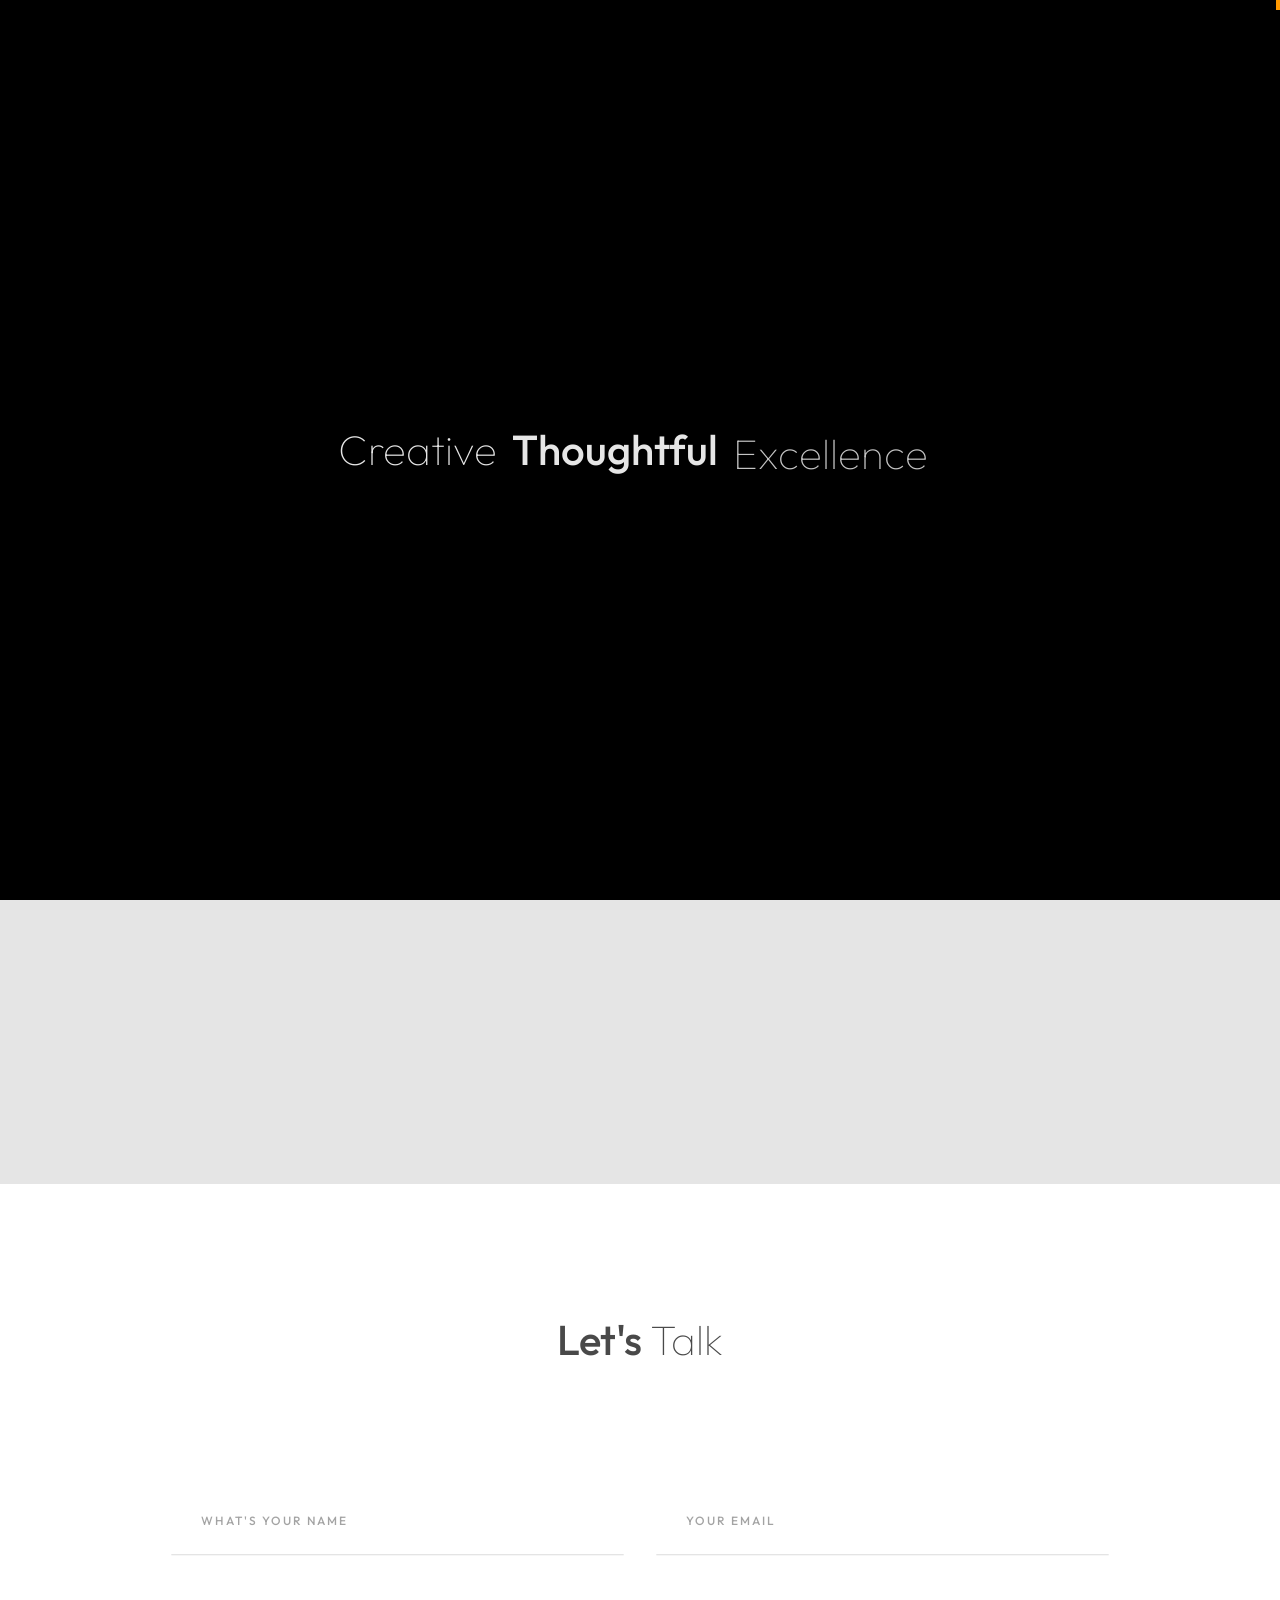
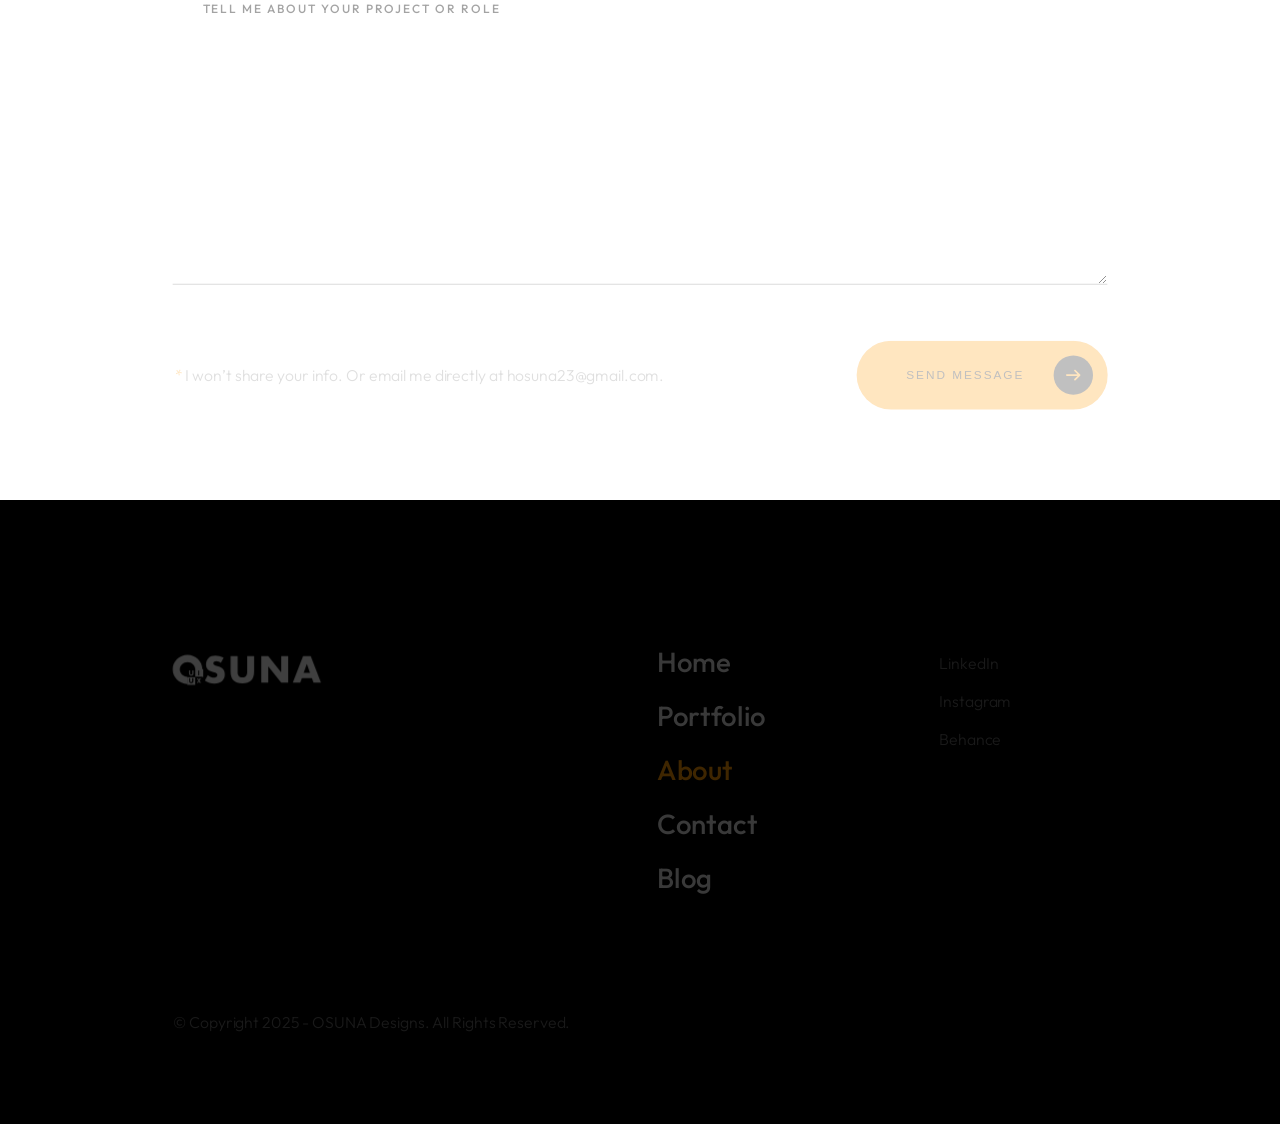
<file: contact.html>
<!DOCTYPE html>
<html lang="zxx">

<head>

    <meta charset="UTF-8">
    <meta name="viewport" content="width=device-width, initial-scale=1.0">
    <meta http-equiv="X-UA-Compatible" content="ie=edge">

    <!-- bootstrap grid css -->
    <link rel="stylesheet" href="css/plugins/bootstrap-grid.css">
    <!-- font awesome css -->
    <link rel="stylesheet" href="css/plugins/font-awesome.min.css">
    <!-- swiper css -->
    <link rel="stylesheet" href="css/plugins/swiper.min.css">
    <!-- fancybox css -->
    <link rel="stylesheet" href="css/plugins/fancybox.min.css">
    <!-- ashley scss -->
    <link rel="stylesheet" href="css/style.css">
    <!-- page name -->
    <title>Contact — Hector Osuna UI/UX Designer</title>
    <link rel="icon" type="image/x-icon" href="img/logo/favicon.png" />

</head>

<body>

    <!-- wrapper -->
    <div class="mil-wrapper" id="top">

        <!-- cursor -->
        <div class="mil-ball">
            <span class="mil-icon-1">
                <svg viewBox="0 0 128 128">
                    <path d="M106.1,41.9c-1.2-1.2-3.1-1.2-4.2,0c-1.2,1.2-1.2,3.1,0,4.2L116.8,61H11.2l14.9-14.9c1.2-1.2,1.2-3.1,0-4.2	c-1.2-1.2-3.1-1.2-4.2,0l-20,20c-1.2,1.2-1.2,3.1,0,4.2l20,20c0.6,0.6,1.4,0.9,2.1,0.9s1.5-0.3,2.1-0.9c1.2-1.2,1.2-3.1,0-4.2	L11.2,67h105.5l-14.9,14.9c-1.2,1.2-1.2,3.1,0,4.2c0.6,0.6,1.4,0.9,2.1,0.9s1.5-0.3,2.1-0.9l20-20c1.2-1.2,1.2-3.1,0-4.2L106.1,41.9	z" />
                </svg>
            </span>
            <div class="mil-more-text">More</div>
            <div class="mil-choose-text">Сhoose</div>
        </div>
        <!-- cursor end -->

        <!-- preloader -->
    <div class="mil-preloader">
      <div class="mil-preloader-animation">
        <div class="mil-pos-abs mil-animation-1">
          <p class="mil-h3 mil-muted mil-thin">Creative</p>
          <p class="mil-h3 mil-muted">Thoughtful</p>
          <p class="mil-h3 mil-muted mil-thin">Excellence</p>
        </div>
        <div class="mil-pos-abs mil-animation-2">
          <div class="mil-reveal-frame">
            <p class="mil-reveal-box"></p>
            <p class="mil-h3 mil-muted mil-thin">hectorosunadesign.com</p>
          </div>
        </div>
      </div>
    </div>
    <!-- preloader end -->

        <!-- scrollbar progress -->
        <div class="mil-progress-track">
            <div class="mil-progress"></div>
        </div>
        <!-- scrollbar progress end -->

       <!-- menu -->
      <div class="mil-menu-frame">
        <!-- frame clone -->
        <div class="mil-frame-top">
          <a href="index.html" class="mil-logo"
            ><img src="img/logo/logo-menu.svg"
          /></a>
          <div class="mil-menu-btn">
            <span></span>
          </div>
        </div>
        <!-- frame clone end -->
        <div class="container">
          <div class="mil-menu-content">
            <div class="row">
              <div class="col-xl-5">
                <nav class="mil-main-menu" id="swupMenu">
                  <ul>
                    <li class="mil-has-children">
                      <a href="index.html">Homepage</a>
                      <!--
                      <ul>
                        <li><a href="home-1.html">Landing page</a></li>
                        <li><a href="home-2.html">Personal</a></li>
                        <li><a href="portfolio-3.html">Portfolio slider</a></li>
                      </ul>
                    --></li>
                    <li class="mil-has-children">
                      <a href="portfolio.html" data-no-swup class="js-menu-parent">Portfolio</a>
                        <ul>
                           <li><a href="portfolio.html">Portfolio</a></li>
                          <li><a href="ui-ux-fitnudge.html">UI/UX Design Fitness App</a></li>
                          <li><a href="ux-audit.html">UX Audit eCommerce</a></li>
                          <li><a href="music-streaming-app.html">UX – Music Streaming App</a></li>
                          <li><a href="ui-design.html">Corporate Landing Page UI Design</a></li>
                          <li><a href="ux-user-journey.html">User Journey Map</a></li>
                          <!--<li><a href="newsroom.html">Website Redesign Newsroom</a></li>
                          <li><a href="brand-id.html">Corporate Brands ID</a></li>-->
                          </ul>
                      </li>

                    <li class="mil-has-children mil-active">
                      <a href="about.html">About</a>
                      <!--
                      <ul>
                        <li><a href="services.html">Services List</a></li>
                        <li><a href="service.html">Single service</a></li>
                      </ul>
                    --></li>
                    <li class="mil-has-children">
                      <a href="blog.html">Blogs</a>
                      <ul>
                        <li><a href="blog.html">Blog List</a></li>

                        <li>
                          <a href="jony-ive-ux-design.html"
                            >The Design Leader Who Shaped My Path</a
                          >
                        </li>
                        <li>
                          <a href="journey-ui-design.html"
                            >From Culinary Manager to Visual Designer</a
                          >
                        </li>
                      </ul>
                    </li>
                    <!--
                    <li class="mil-has-children">
                      <a href="#.">Other pages</a>
                      <ul>
                        <li><a href="team.html">Team</a></li>
                        <li><a href="contact.html">Contact</a></li>
                        <li><a href="404.html">404</a></li>
                      </ul>
                    </li>
                -->
                  </ul>
                </nav>
              </div>
              <div class="col-xl-7">
                <div class="mil-menu-right-frame">
                  <div class="mil-animation-in">
                    <div class="mil-animation-frame">
                      <div
                        class="mil-animation mil-position-1 mil-scale"
                        data-value-1="2"
                        data-value-2="2"
                      ></div>
                    </div>
                  </div>
                  <div class="mil-menu-right">
                    <div class="row">
                      <!--
                      <div class="col-lg-8 mil-mb-60">
                        <h6 class="mil-muted mil-mb-30">Projects</h6>

                        <ul class="mil-menu-list">
                          <li>
                            <a href="project-1.html" class="mil-light-soft"
                              >Interior design studio</a
                            >
                          </li>
                          <li>
                            <a href="project-2.html" class="mil-light-soft"
                              >Home Security Camera</a
                            >
                          </li>
                          <li>
                            <a href="project-3.html" class="mil-light-soft"
                              >Kemia Honest Skincare</a
                            >
                          </li>
                          <li>
                            <a href="project-4.html" class="mil-light-soft"
                              >Cascade of Lava</a
                            >
                          </li>
                          <li>
                            <a href="project-5.html" class="mil-light-soft"
                              >Air Pro by Molekule</a
                            >
                          </li>
                          <li>
                            <a href="project-6.html" class="mil-light-soft"
                              >Tony's Chocolonely</a
                            >
                          </li>
                        </ul>
                      </div>
                    -->
                      <!--
                      <div class="col-lg-4 mil-mb-60">
                        <h6 class="mil-muted mil-mb-30">Useful links</h6>

                        <ul class="mil-menu-list">
                          <li>
                            <a href="#." class="mil-light-soft"
                              >Privacy Policy</a
                            >
                          </li>
                          <li>
                            <a href="#." class="mil-light-soft"
                              >Terms and conditions</a
                            >
                          </li>
                          <li>
                            <a href="#." class="mil-light-soft"
                              >Cookie Policy</a
                            >
                          </li>
                          <li>
                            <a href="#." class="mil-light-soft">Careers</a>
                          </li>
                        </ul>
                      </div>
-->
                    </div>
                    <div class="mil-divider mil-mb-60"></div>
                    <!--
                    <div class="row justify-content-between">
                      <div class="col-lg-4 mil-mb-60">
                        <h6 class="mil-muted mil-mb-30">Canada</h6>

                        <p class="mil-light-soft mil-up">
                          71 South Los Carneros Road, California
                          <span class="mil-no-wrap">+51 174 705 812</span>
                        </p>
                      </div>
                      <div class="col-lg-4 mil-mb-60">
                        <h6 class="mil-muted mil-mb-30">Germany</h6>

                        <p class="mil-light-soft">
                          Leehove 40, 2678 MC De Lier, Netherlands
                          <span class="mil-no-wrap">+31 174 705 811</span>
                        </p>
                      </div>
                    </div>
                                -->
                  </div>
                </div>
              </div>
            </div>
          </div>
        </div>
      </div>
      <!-- menu -->

        <!-- curtain -->
        <div class="mil-curtain"></div>
        <!-- curtain end -->

        <!-- frame -->
    <div class="mil-frame">
      <div class="mil-frame-top">
        <a href="index.html" class="mil-logo"><img src="img/logo/logo.svg" alt="OSUNA Designs" /></a>
        <div class="mil-menu-btn"><span></span></div>
      </div>
      <div class="mil-frame-bottom">
        <div class="mil-current-page"></div>
        <div class="mil-back-to-top">
          <a href="#top" class="mil-link mil-dark mil-arrow-place"><span>Back to top</span></a>
        </div>
      </div>
    </div>
    <!-- frame end -->

        <!-- content -->
        <div class="mil-content">
            <div id="swupMain" class="mil-main-transition">

                <!-- banner -->
        <div class="mil-inner-banner mil-p-0-120">
          <div class="mil-banner-content mil-center mil-up">
            <div class="container">
              <ul class="mil-breadcrumbs mil-center mil-mb-60">
                <li><a href="index.html">Homepage</a></li>
                <li><a href="contact.html">Contact</a></li>
              </ul>
              <h1 class="mil-mb-20">Get in touch!</h1>
              <p class="mil-muted mil-mb-60">Dallas–Fort Worth • Open to hybrid & remote</p>
              <a href="#contact" class="mil-link mil-dark mil-arrow-place mil-down-arrow"><span>Send message</span></a>
            </div>
          </div>
        </div>
        <!-- banner end -->

               <!-- map -->
        <div class="mil-map-frame mil-up">
          <div class="mil-map">
            <!-- Simple, reliable embed centered on Dallas, TX -->
            <iframe src="https://www.google.com/maps?q=Dallas,%20TX&output=embed" style="border:0;" allowfullscreen="" loading="lazy" referrerpolicy="no-referrer-when-downgrade"></iframe>
          </div>
        </div>
        <!-- map end -->

<!-- contact form -->
        <section id="contact">
          <div class="container mil-p-120-90">
            <h3 class="mil-center mil-up mil-mb-120">Let's <span class="mil-thin">Talk</span></h3>
            <form class="row align-items-center" action="send.php" method="POST">
  <!-- honeypot -->
  <input type="text" name="website" style="display:none" tabindex="-1" autocomplete="off" />
  <div class="col-lg-6 mil-up">
    <input type="text" name="name" placeholder="What's your name" required />
  </div>
  <div class="col-lg-6 mil-up">
    <input type="email" name="email" placeholder="Your Email" required />
  </div>
  <div class="col-lg-12 mil-up">
    <textarea name="message" placeholder="Tell me about your project or role" required></textarea>
  </div>
  <div class="col-lg-8">
    <p class="mil-up mil-mb-30">
      <span class="mil-accent">*</span> I won’t share your info. Or email me directly at
      <a href="mailto:hosuna23@gmail.com">hosuna23@gmail.com</a>.
    </p>
  </div>
  <div class="col-lg-4">
    <div class="mil-adaptive-right mil-up mil-mb-30">
      <button type="submit" class="mil-button mil-arrow-place"><span>Send message</span></button>
    </div>
  </div>
</form>

          </div>
        </section>
        <!-- contact form end -->

                <!-- footer -->
          <footer class="mil-dark-bg">
            <div class="mi-invert-fix">
              <div class="container mil-p-120-60">
                <div class="row justify-content-between">
                  <div class="col-md-4 col-lg-4 mil-mb-60">
                    <div class="mil-muted mil-logo mil-up mil-mb-30">
                      <img src="img/logo/logo-menu.svg" />
                    </div>

                    <!--<p class="mil-light-soft mil-up mil-mb-30">
                      Subscribe our newsletter:
                    </p>

                    <form class="mil-subscribe-form mil-up">
                      <input type="text" placeholder="Enter our email" />
                      <button
                        type="submit"
                        class="mil-button mil-icon-button-sm mil-arrow-place"
                      ></button>
                    </form>-->
                  </div>
                  <div class="col-md-7 col-lg-6">
                    <div class="row justify-content-end">
                      <div class="col-md-6 col-lg-7">
                        <nav class="mil-footer-menu mil-mb-60">
                          <ul>
                            <li class="mil-up">
                              <a href="index.html">Home</a>
                            </li>
                            <li class="mil-up">
                              <a href="portfolio.html">Portfolio</a>
                            </li>
                            <li class="mil-up mil-active">
                              <a href="about.html">About</a>
                            </li>
                            <li class="mil-up">
                              <a href="contact.html">Contact</a>
                            </li>
                            <li class="mil-up">
                              <a href="blog.html">Blog</a>
                            </li>
                          </ul>
                        </nav>
                      </div>
                      <div class="col-md-6 col-lg-5">
                        <ul class="mil-menu-list mil-up mil-mb-60">
                          <li>
                            <a
                              href="https://www.linkedin.com/in/hector-osuna-570150112/"
                              class="mil-light-soft"
                              target="_blank"
                              >LinkedIn</a
                            >
                          </li>
                          <li>
                            <a
                              href="https://www.instagram.com/pixelosunadesign/"
                              class="mil-light-soft"
                              target="_blank"
                              >Instagram</a
                            >
                          </li>
                          <li>
                            <a
                              href="https://www.behance.net/osunahector"
                              class="mil-light-soft"
                              target="_blank"
                              >Behance</a
                            >
                          </li>
                          <!--<li>
                            <a href="#." class="mil-light-soft">Careers</a>
                          </li>-->
                        </ul>
                      </div>
                    </div>
                  </div>
                </div>

                <div class="row justify-content-between flex-sm-row-reverse">
                  <div class="col-md-7 col-lg-6">
                    <div class="row justify-content-between">
                      <!--
                      <div class="col-md-6 col-lg-5 mil-mb-60">
                        <h6 class="mil-muted mil-up mil-mb-30">Canada</h6>

                        <p class="mil-light-soft mil-up">
                          71 South Los Carneros Road, California
                          <span class="mil-no-wrap">+51 174 705 812</span>
                        </p>
                      </div>
                      -->
                      <!--
                      <div class="col-md-6 col-lg-5 mil-mb-60">
                        <h6 class="mil-muted mil-up mil-mb-30">Germany</h6>

                        <p class="mil-light-soft mil-up">
                          Leehove 40, 2678 MC De Lier, Netherlands
                          <span class="mil-no-wrap">+31 174 705 811</span>
                        </p>
                      </div>
                      -->
                    </div>
                  </div>
                  <div class="col-md-4 col-lg-6 mil-mb-60">
                    <div class="mil-vert-between">
                      <!--
                      <div class="mil-mb-30">
                        <ul class="mil-social-icons mil-up">
                          <li>
                            <a href="#." target="_blank" class="social-icon">
                              <i class="far fa-circle"></i
                            ></a>
                          </li>
                          <li>
                            <a href="#." target="_blank" class="social-icon">
                              <i class="far fa-circle"></i
                            ></a>
                          </li>
                          <li>
                            <a href="#." target="_blank" class="social-icon">
                              <i class="far fa-circle"></i
                            ></a>
                          </li>
                          <li>
                            <a href="#." target="_blank" class="social-icon">
                              <i class="far fa-circle"></i
                            ></a>
                          </li>
                        </ul>
                      </div>-->
                      <p class="mil-light-soft mil-up">
                        © Copyright 2025 - OSUNA Designs. All Rights Reserved.
                      </p>
                    </div>
                  </div>
                </div>
              </div>
            </div>
          </footer>
          <!-- footer end -->
                <!-- hidden elements -->
                <div class="mil-hidden-elements">
                    <div class="mil-dodecahedron">
                        <div class="mil-pentagon">
                            <div></div>
                            <div></div>
                            <div></div>
                            <div></div>
                            <div></div>
                        </div>
                        <div class="mil-pentagon">
                            <div></div>
                            <div></div>
                            <div></div>
                            <div></div>
                            <div></div>
                        </div>
                        <div class="mil-pentagon">
                            <div></div>
                            <div></div>
                            <div></div>
                            <div></div>
                            <div></div>
                        </div>
                        <div class="mil-pentagon">
                            <div></div>
                            <div></div>
                            <div></div>
                            <div></div>
                            <div></div>
                        </div>
                        <div class="mil-pentagon">
                            <div></div>
                            <div></div>
                            <div></div>
                            <div></div>
                            <div></div>
                        </div>
                        <div class="mil-pentagon">
                            <div></div>
                            <div></div>
                            <div></div>
                            <div></div>
                            <div></div>
                        </div>
                        <div class="mil-pentagon">
                            <div></div>
                            <div></div>
                            <div></div>
                            <div></div>
                            <div></div>
                        </div>
                        <div class="mil-pentagon">
                            <div></div>
                            <div></div>
                            <div></div>
                            <div></div>
                            <div></div>
                        </div>
                        <div class="mil-pentagon">
                            <div></div>
                            <div></div>
                            <div></div>
                            <div></div>
                            <div></div>
                        </div>
                        <div class="mil-pentagon">
                            <div></div>
                            <div></div>
                            <div></div>
                            <div></div>
                            <div></div>
                        </div>
                        <div class="mil-pentagon">
                            <div></div>
                            <div></div>
                            <div></div>
                            <div></div>
                            <div></div>
                        </div>
                        <div class="mil-pentagon">
                            <div></div>
                            <div></div>
                            <div></div>
                            <div></div>
                            <div></div>
                        </div>
                    </div>

                    <svg xmlns="http://www.w3.org/2000/svg" viewBox="0 0 24 24" class="mil-arrow">
                        <path d="M 14 5.3417969 C 13.744125 5.3417969 13.487969 5.4412187 13.292969 5.6367188 L 13.207031 5.7226562 C 12.816031 6.1136563 12.816031 6.7467188 13.207031 7.1367188 L 17.070312 11 L 4 11 C 3.448 11 3 11.448 3 12 C 3 12.552 3.448 13 4 13 L 17.070312 13 L 13.207031 16.863281 C 12.816031 17.254281 12.816031 17.887344 13.207031 18.277344 L 13.292969 18.363281 C 13.683969 18.754281 14.317031 18.754281 14.707031 18.363281 L 20.363281 12.707031 C 20.754281 12.316031 20.754281 11.682969 20.363281 11.292969 L 14.707031 5.6367188 C 14.511531 5.4412187 14.255875 5.3417969 14 5.3417969 z" />
                    </svg>

                    <svg width="250" viewBox="0 0 300 1404" fill="none" xmlns="http://www.w3.org/2000/svg" class="mil-lines">
                        <path fill-rule="evenodd" clip-rule="evenodd" d="M1 892L1 941H299V892C299 809.71 232.29 743 150 743C67.7096 743 1 809.71 1 892ZM0 942H300V892C300 809.157 232.843 742 150 742C67.1573 742 0 809.157 0 892L0 942Z" class="mil-move" />
                        <path fill-rule="evenodd" clip-rule="evenodd" d="M299 146V97L1 97V146C1 228.29 67.7096 295 150 295C232.29 295 299 228.29 299 146ZM300 96L0 96V146C0 228.843 67.1573 296 150 296C232.843 296 300 228.843 300 146V96Z" class="mil-move" />
                        <path fill-rule="evenodd" clip-rule="evenodd" d="M299 1H1V1403H299V1ZM0 0V1404H300V0H0Z" />
                        <path fill-rule="evenodd" clip-rule="evenodd" d="M150 -4.37115e-08L150 1404L149 1404L149 0L150 -4.37115e-08Z" />
                        <path fill-rule="evenodd" clip-rule="evenodd" d="M150 1324C232.29 1324 299 1257.29 299 1175C299 1092.71 232.29 1026 150 1026C67.7096 1026 1 1092.71 1 1175C1 1257.29 67.7096 1324 150 1324ZM150 1325C232.843 1325 300 1257.84 300 1175C300 1092.16 232.843 1025 150 1025C67.1573 1025 0 1092.16 0 1175C0 1257.84 67.1573 1325 150 1325Z" class="mil-move" />
                        <path fill-rule="evenodd" clip-rule="evenodd" d="M300 1175H0V1174H300V1175Z" class="mil-move" />
                        <path fill-rule="evenodd" clip-rule="evenodd" d="M150 678C232.29 678 299 611.29 299 529C299 446.71 232.29 380 150 380C67.7096 380 1 446.71 1 529C1 611.29 67.7096 678 150 678ZM150 679C232.843 679 300 611.843 300 529C300 446.157 232.843 379 150 379C67.1573 379 0 446.157 0 529C0 611.843 67.1573 679 150 679Z" class="mil-move" />
                        <path fill-rule="evenodd" clip-rule="evenodd" d="M299 380H1V678H299V380ZM0 379V679H300V379H0Z" class="mil-move" />
                    </svg>
                </div>
                <!-- hidden elements end -->

            </div>
        </div>
        <!-- content -->
    </div>
    <!-- wrapper end -->

    <!-- jQuery js -->
    <script src="js/plugins/jquery.min.js"></script>
    <!-- swup js -->
    <script src="js/plugins/swup.min.js"></script>
    <!-- swiper js -->
    <script src="js/plugins/swiper.min.js"></script>
    <!-- fancybox js -->
    <script src="js/plugins/fancybox.min.js"></script>
    <!-- gsap js -->
    <script src="js/plugins/gsap.min.js"></script>
    <!-- scroll smoother -->
    <script src="js/plugins/smooth-scroll.js"></script>
    <!-- scroll trigger js -->
    <script src="js/plugins/ScrollTrigger.min.js"></script>
    <!-- scroll to js -->
    <script src="js/plugins/ScrollTo.min.js"></script>
    <!-- ashley js -->
    <script src="js/main.js"></script>

</body>

</html>
</file>
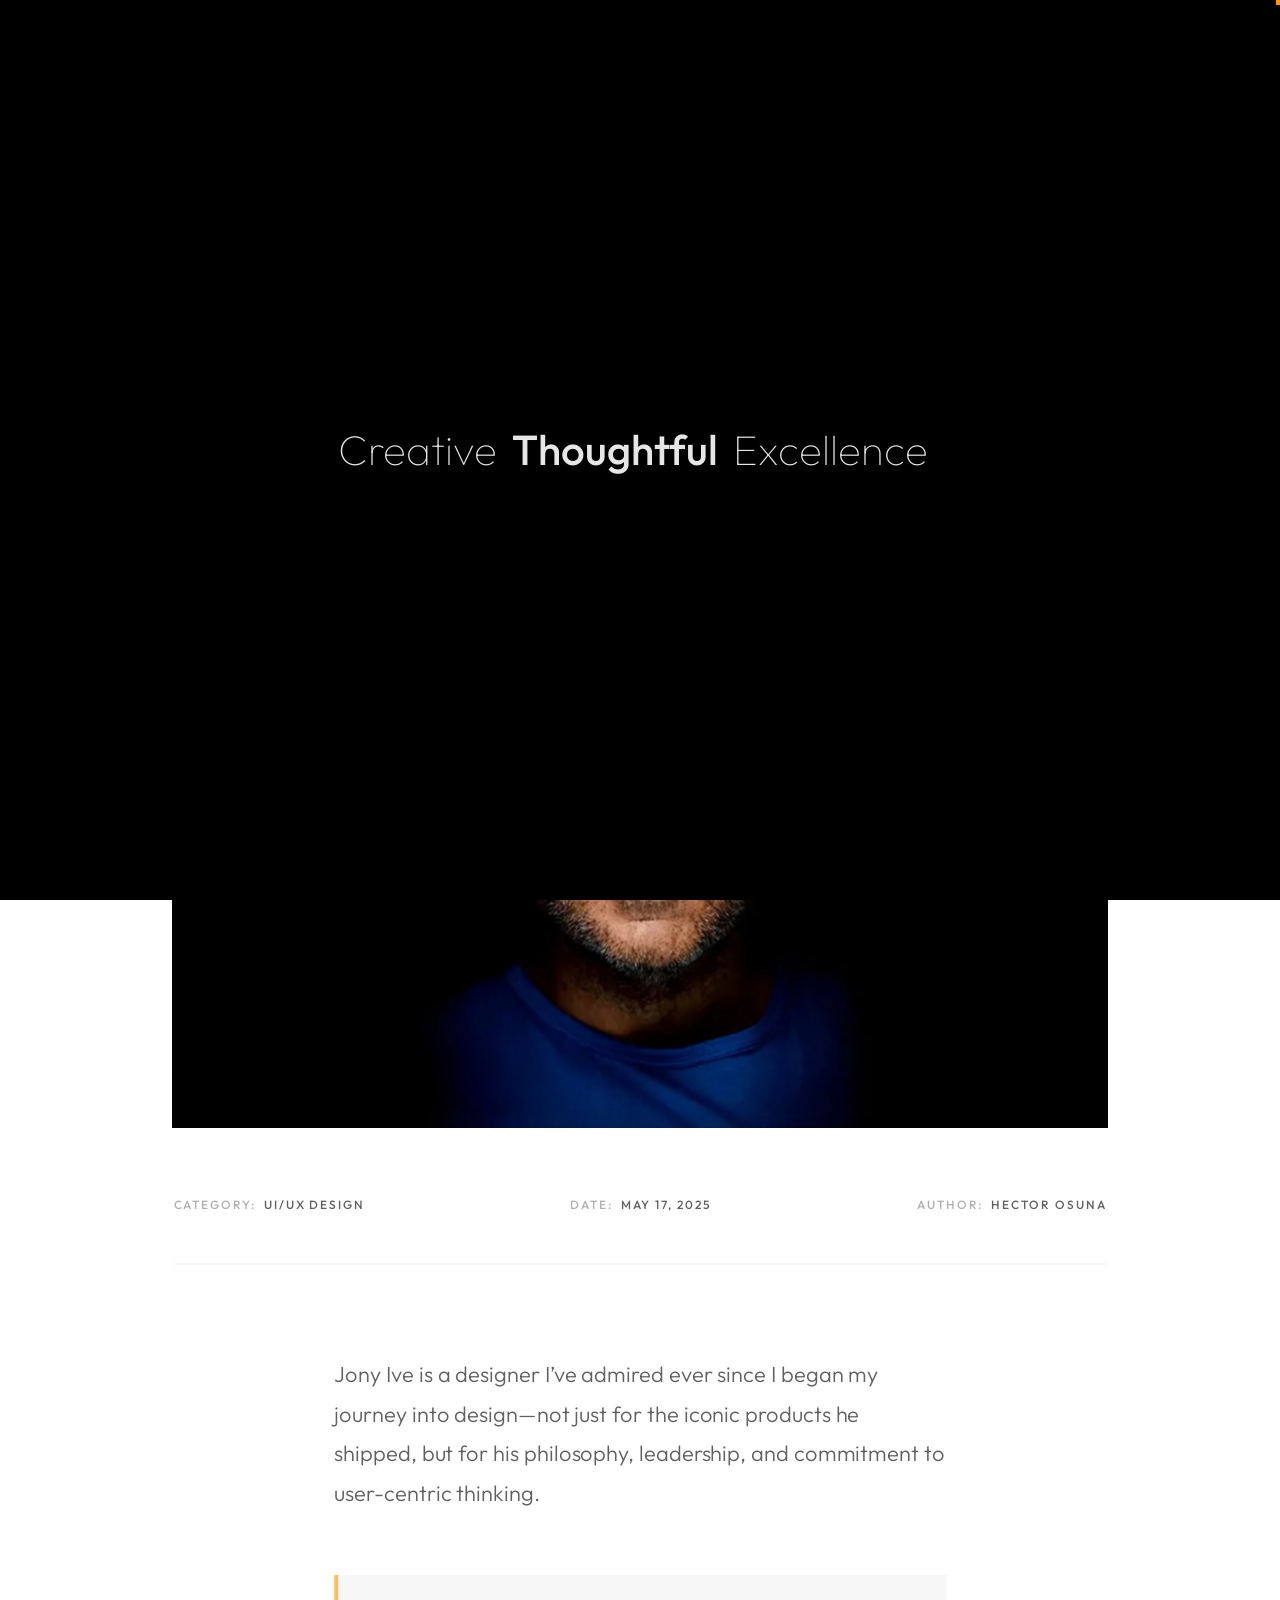
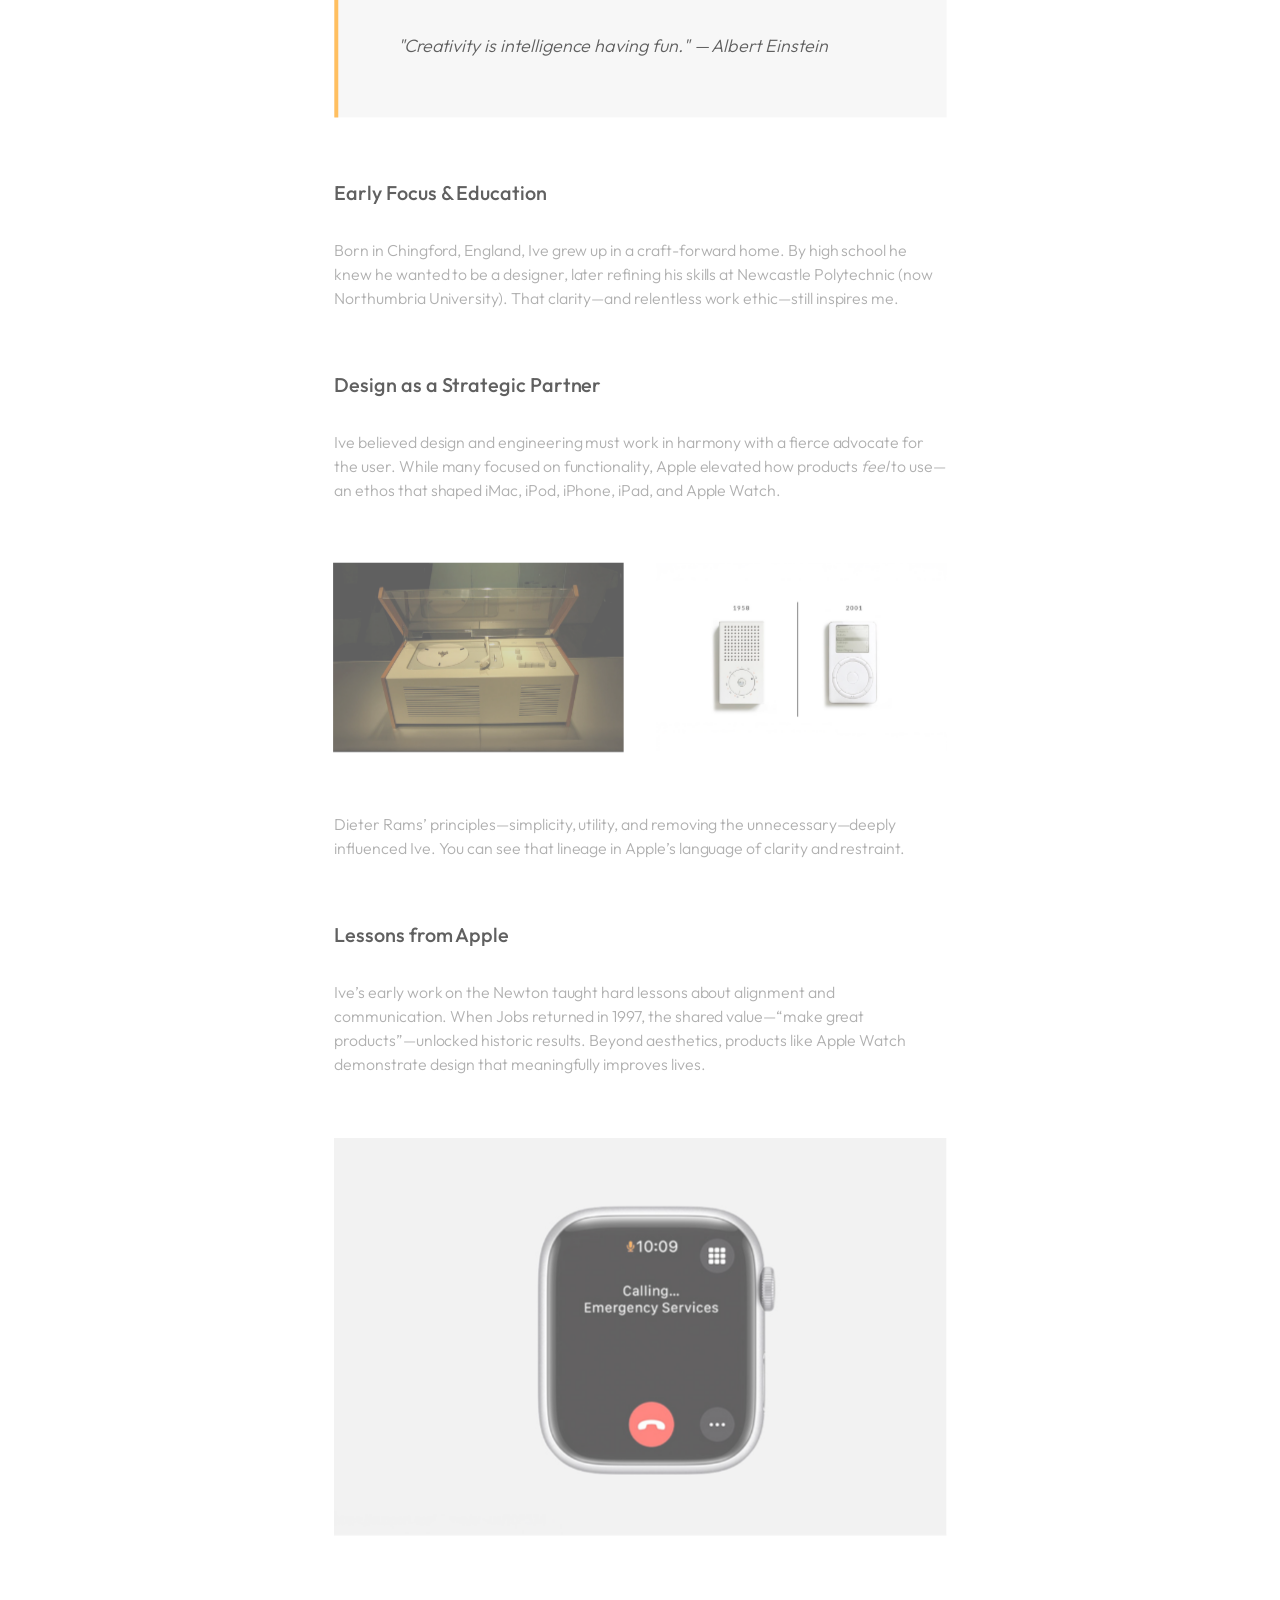
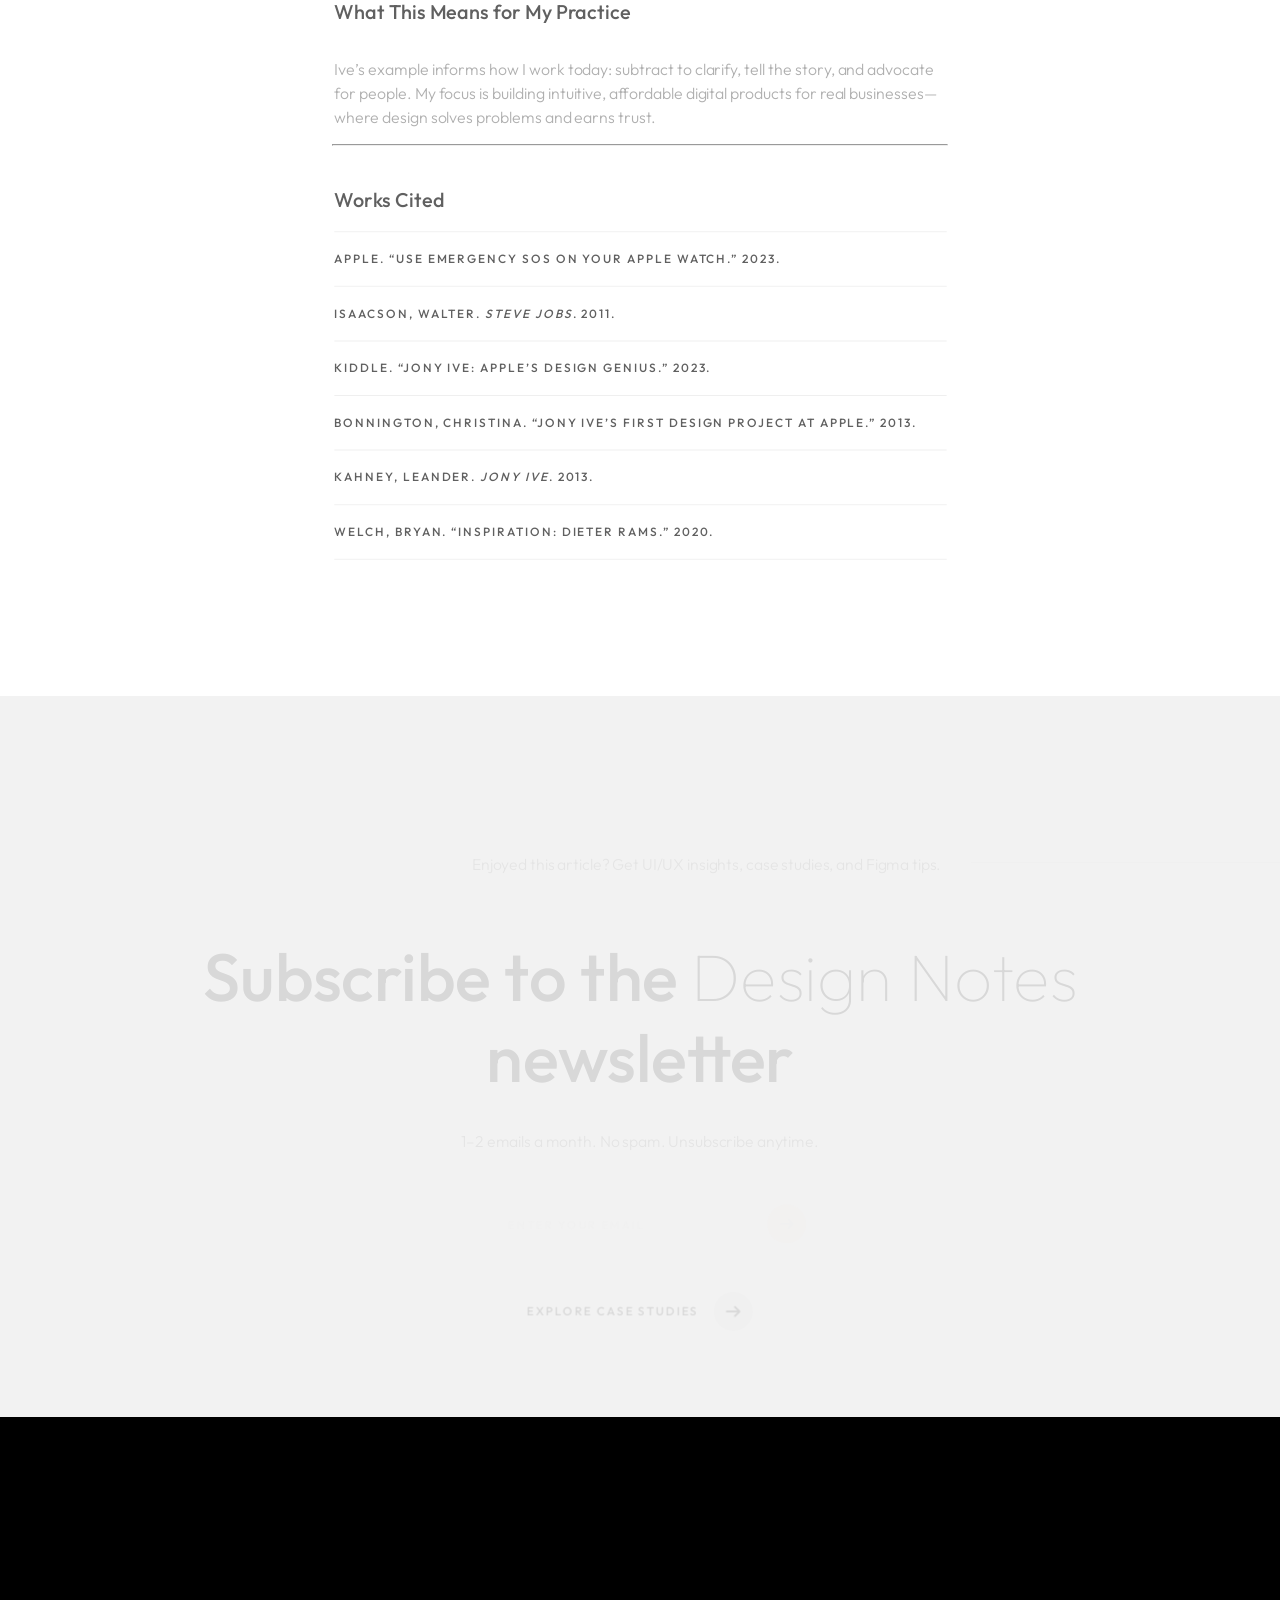
<file: jony-ive-ux-design.html>
<!DOCTYPE html>
<html lang="zxx">

<head>

    <meta charset="UTF-8">
    <meta name="viewport" content="width=device-width, initial-scale=1.0">
    <meta http-equiv="X-UA-Compatible" content="ie=edge">

    <!-- bootstrap grid css -->
    <link rel="stylesheet" href="css/plugins/bootstrap-grid.css">
    <!-- font awesome css -->
    <link rel="stylesheet" href="css/plugins/font-awesome.min.css">
    <!-- swiper css -->
    <link rel="stylesheet" href="css/plugins/swiper.min.css">
    <!-- fancybox css -->
    <link rel="stylesheet" href="css/plugins/fancybox.min.css">
    <!-- ashley scss -->
    <link rel="stylesheet" href="css/style.css">
    <!-- page name -->
    <title>The Design Leader Who Shaped My Path — UI/UX Blog by Osuna</title>
    <meta name="description" content="A UI/UX perspective on Jony Ive’s design philosophy, leadership, and impact—plus lessons for product designers. By Hector Osuna." />
  <meta name="keywords" content="UI UX blog, Jony Ive, Dieter Rams, product design, design leadership, Apple design philosophy, user-centered design, accessibility, minimalism" />
  <link rel="icon" href="img/logo/favicon.png" type="image/png" sizes="32x32">
    <link rel="icon" href="/img/logo/favicon.png" sizes="any"> <!-- optional fallback -->
    <link rel="apple-touch-icon" href="/img/logo/favicon.png" sizes="180x180"> <!-- optional iOS -->

</head>

<body>

    <!-- wrapper -->
    <div class="mil-wrapper" id="top">

        <!-- cursor -->
        <div class="mil-ball">
            <span class="mil-icon-1">
                <svg viewBox="0 0 128 128">
                    <path d="M106.1,41.9c-1.2-1.2-3.1-1.2-4.2,0c-1.2,1.2-1.2,3.1,0,4.2L116.8,61H11.2l14.9-14.9c1.2-1.2,1.2-3.1,0-4.2	c-1.2-1.2-3.1-1.2-4.2,0l-20,20c-1.2,1.2-1.2,3.1,0,4.2l20,20c0.6,0.6,1.4,0.9,2.1,0.9s1.5-0.3,2.1-0.9c1.2-1.2,1.2-3.1,0-4.2	L11.2,67h105.5l-14.9,14.9c-1.2,1.2-1.2,3.1,0,4.2c0.6,0.6,1.4,0.9,2.1,0.9s1.5-0.3,2.1-0.9l20-20c1.2-1.2,1.2-3.1,0-4.2L106.1,41.9	z" />
                </svg>
            </span>
            <div class="mil-more-text">More</div>
            <div class="mil-choose-text">Сhoose</div>
        </div>
        <!-- cursor end -->

        <!-- preloader -->
      <div class="mil-preloader">
        <div class="mil-preloader-animation">
          <div class="mil-pos-abs mil-animation-1">
            <p class="mil-h3 mil-muted mil-thin">Creative</p>
            <p class="mil-h3 mil-muted">Thoughtful</p>
            <p class="mil-h3 mil-muted mil-thin">Excellence</p>
          </div>
          <div class="mil-pos-abs mil-animation-2">
            <div class="mil-reveal-frame">
              <p class="mil-reveal-box"></p>
              <p class="mil-h3 mil-muted mil-thin">hectorosunadesign.com</p>
            </div>
          </div>
        </div>
      </div>
      <!-- preloader end -->

        <!-- scrollbar progress -->
        <div class="mil-progress-track">
            <div class="mil-progress"></div>
        </div>
        <!-- scrollbar progress end -->

       <!-- menu -->
      <div class="mil-menu-frame">
        <!-- frame clone -->
        <div class="mil-frame-top">
          <a href="index.html" class="mil-logo"
            ><img src="img/logo/logo-menu.svg"
          /></a>
          <div class="mil-menu-btn">
            <span></span>
          </div>
        </div>
        <!-- frame clone end -->
        <div class="container">
          <div class="mil-menu-content">
            <div class="row">
              <div class="col-xl-5">
                <nav class="mil-main-menu" id="swupMenu">
                  <ul>
                    <li class="mil-has-children">
                      <a href="index.html">Homepage</a>
                      <!--
                      <ul>
                        <li><a href="home-1.html">Landing page</a></li>
                        <li><a href="home-2.html">Personal</a></li>
                        <li><a href="portfolio-3.html">Portfolio slider</a></li>
                      </ul>
                    --></li>
                    <li class="mil-has-children">
                      <a href="portfolio.html" data-no-swup class="js-menu-parent">Portfolio</a>
                        <ul>
                           <li><a href="portfolio.html">Portfolio</a></li>
                          <li><a href="ui-ux-fitnudge.html">UI/UX Design Fitness App</a></li>
                          <li><a href="ux-audit.html">UX Audit eCommerce</a></li>
                          <li><a href="music-streaming-app.html">UX – Music Streaming App</a></li>
                          <li><a href="ui-design.html">Corporate Landing Page UI Design</a></li>
                          <li><a href="ux-user-journey.html">User Journey Map</a></li>
                          <!--<li><a href="newsroom.html">Website Redesign Newsroom</a></li>
                          <li><a href="brand-id.html">Corporate Brands ID</a></li>-->
                          </ul>
                      </li>

                    <li class="mil-has-children">
                      <a href="about.html">About</a>
                      <!--
                      <ul>
                        <li><a href="services.html">Services List</a></li>
                        <li><a href="service.html">Single service</a></li>
                      </ul>
                    --></li>
                    <li class="mil-has-children mil-active">
                      <a href="blog.html">Blogs</a>
                      <ul>
                        <li><a href="blog.html">Blog List</a></li>

                        <li>
                          <a href="jony-ive-ux-design.html"
                            >The Design Leader Who Shaped My Path</a
                          >
                        </li>
                        <li>
                          <a href="journey-ui-design.html"
                            >From Culinary Manager to Visual Designer</a
                          >
                        </li>
                      </ul>
                    </li>
                    <!--
                    <li class="mil-has-children">
                      <a href="#.">Other pages</a>
                      <ul>
                        <li><a href="team.html">Team</a></li>
                        <li><a href="contact.html">Contact</a></li>
                        <li><a href="404.html">404</a></li>
                      </ul>
                    </li>
                -->
                  </ul>
                </nav>
              </div>
              <div class="col-xl-7">
                <div class="mil-menu-right-frame">
                  <div class="mil-animation-in">
                    <div class="mil-animation-frame">
                      <div
                        class="mil-animation mil-position-1 mil-scale"
                        data-value-1="2"
                        data-value-2="2"
                      ></div>
                    </div>
                  </div>
                  <div class="mil-menu-right">
                    <div class="row">
                      <!--
                      <div class="col-lg-8 mil-mb-60">
                        <h6 class="mil-muted mil-mb-30">Projects</h6>

                        <ul class="mil-menu-list">
                          <li>
                            <a href="project-1.html" class="mil-light-soft"
                              >Interior design studio</a
                            >
                          </li>
                          <li>
                            <a href="project-2.html" class="mil-light-soft"
                              >Home Security Camera</a
                            >
                          </li>
                          <li>
                            <a href="project-3.html" class="mil-light-soft"
                              >Kemia Honest Skincare</a
                            >
                          </li>
                          <li>
                            <a href="project-4.html" class="mil-light-soft"
                              >Cascade of Lava</a
                            >
                          </li>
                          <li>
                            <a href="project-5.html" class="mil-light-soft"
                              >Air Pro by Molekule</a
                            >
                          </li>
                          <li>
                            <a href="project-6.html" class="mil-light-soft"
                              >Tony's Chocolonely</a
                            >
                          </li>
                        </ul>
                      </div>
                    -->
                      <!--
                      <div class="col-lg-4 mil-mb-60">
                        <h6 class="mil-muted mil-mb-30">Useful links</h6>

                        <ul class="mil-menu-list">
                          <li>
                            <a href="#." class="mil-light-soft"
                              >Privacy Policy</a
                            >
                          </li>
                          <li>
                            <a href="#." class="mil-light-soft"
                              >Terms and conditions</a
                            >
                          </li>
                          <li>
                            <a href="#." class="mil-light-soft"
                              >Cookie Policy</a
                            >
                          </li>
                          <li>
                            <a href="#." class="mil-light-soft">Careers</a>
                          </li>
                        </ul>
                      </div>
-->
                    </div>
                    <div class="mil-divider mil-mb-60"></div>
                    <!--
                    <div class="row justify-content-between">
                      <div class="col-lg-4 mil-mb-60">
                        <h6 class="mil-muted mil-mb-30">Canada</h6>

                        <p class="mil-light-soft mil-up">
                          71 South Los Carneros Road, California
                          <span class="mil-no-wrap">+51 174 705 812</span>
                        </p>
                      </div>
                      <div class="col-lg-4 mil-mb-60">
                        <h6 class="mil-muted mil-mb-30">Germany</h6>

                        <p class="mil-light-soft">
                          Leehove 40, 2678 MC De Lier, Netherlands
                          <span class="mil-no-wrap">+31 174 705 811</span>
                        </p>
                      </div>
                    </div>
                                -->
                  </div>
                </div>
              </div>
            </div>
          </div>
        </div>
      </div>
      <!-- menu -->

        <!-- curtain -->
        <div class="mil-curtain"></div>
        <!-- curtain end -->

         <!-- frame -->
      <div class="mil-frame">
        <div class="mil-frame-top">
          <a href="index.html" class="mil-logo"
            ><img src="img/logo/logo.svg"
          /></a>
          <div class="mil-menu-btn">
            <span></span>
          </div>
        </div>
        <div class="mil-frame-bottom">
          <div class="mil-current-page"></div>
          <div class="mil-back-to-top">
            <a href="#top" class="mil-link mil-dark mil-arrow-place">
              <span>Back to top</span>
            </a>
          </div>
        </div>
      </div>
      <!-- frame end -->

       <!-- content -->
      <div class="mil-content">
        <div id="swupMain" class="mil-main-transition">

          <!-- banner -->
          <div class="mil-inner-banner">
            <div class="mil-banner-content mil-center mil-up">
              <div class="container">
                <ul class="mil-breadcrumbs mil-center mil-mb-60">
                  <li><a href="index.html">Homepage</a></li>
                  <li><a href="blog.html">Blog</a></li>
                  <li><a href="#blog">Publication</a></li>
                </ul>
                <h2>The Design Leader <span class="mil-thin">Who Shaped My Path</span></h2>
              </div>
            </div>
          </div>
          <!-- banner end -->

          <!-- publication -->
          <section id="blog">
            <div class="container mil-p-120-90">
              <div class="row justify-content-center">
                <div class="col-lg-12">
                  <div class="mil-image-frame mil-horizontal mil-up">
                    <img src="img/blog/1.jpg" alt="Jony Ive hero" class="mil-scale" data-value-1=".90" data-value-2="1.15">
                  </div>
                  <div class="mil-info mil-up mil-mb-90">
                    <div>Category: &nbsp;<span class="mil-dark">UI/UX Design</span></div>
                    <div>Date: &nbsp;<span class="mil-dark">May 17, 2025</span></div>
                    <div>Author: &nbsp;<span class="mil-dark">Hector Osuna</span></div>
                  </div>
                </div>

                <div class="col-lg-8">
                  <p class="mil-text-xl mil-dark mil-up mil-mb-60">
                    Jony Ive is a designer I’ve admired ever since I began my journey into design—not just for the iconic products he shipped, but for his philosophy, leadership, and commitment to user-centric thinking.
                  </p>

                  <blockquote class="mil-up mil-mb-60">"Creativity is intelligence having fun." — Albert Einstein</blockquote>

                  <h5 class="mil-up mil-mb-30">Early Focus & Education</h5>
                  <p class="mil-up mil-mb-60">
                    Born in Chingford, England, Ive grew up in a craft-forward home. By high school he knew he wanted to be a designer, later refining his skills at Newcastle Polytechnic (now Northumbria University). That clarity—and relentless work ethic—still inspires me.
                  </p>

                  <h5 class="mil-up mil-mb-30">Design as a Strategic Partner</h5>
                  <p class="mil-up mil-mb-60">
                    Ive believed design and engineering must work in harmony with a fierce advocate for the user. While many focused on functionality, Apple elevated how products <em>feel</em> to use—an ethos that shaped iMac, iPod, iPhone, iPad, and Apple Watch.
                  </p>

                  <div class="row">
                    <div class="col-lg-6">
                      <div class="mil-image-frame mil-horizontal mil-up mil-mb-30">
                        <img src="img/blog/3.jpg" alt="Sir Jony Ive, 2010">
                      </div>
                    </div>
                    <div class="col-lg-6">
                      <div class="mil-image-frame mil-horizontal mil-up mil-mb-60">
                        <img src="img/blog/2.jpg" alt="Braun T3 and iPod comparison">
                      </div>
                    </div>
                  </div>

                  <p class="mil-up mil-mb-60">
                    Dieter Rams’ principles—simplicity, utility, and removing the unnecessary—deeply influenced Ive. You can see that lineage in Apple’s language of clarity and restraint.
                  </p>

                  <h5 class="mil-up mil-mb-30">Lessons from Apple</h5>
                  <p class="mil-up mil-mb-60">
                    Ive’s early work on the Newton taught hard lessons about alignment and communication. When Jobs returned in 1997, the shared value—“make great products”—unlocked historic results. Beyond aesthetics, products like Apple Watch demonstrate design that meaningfully improves lives.
                  </p>

                  <div class="mil-image-frame mil-horizontal mil-up mil-mb-60">
                    <img src="img/blog/4.jpg" alt="Apple Watch emergency SOS">
                  </div>

                  <h5 class="mil-up mil-mb-30">What This Means for My Practice</h5>
                  <p class="mil-up mil-mb-30">
                    Ive’s example informs how I work today: subtract to clarify, tell the story, and advocate for people. My focus is building intuitive, affordable digital products for real businesses—where design solves problems and earns trust.
                  </p>

                  <hr class="mil-mb-40"/>
                  <br/>
                  <h5 class="mil-up mil-mb-20">Works Cited</h5>
                  <ul class="mil-up mil-mb-60 mil-service-list mil-dark">
                    <li>Apple. “Use Emergency SOS on Your Apple Watch.” 2023.</li>
                    <li>Isaacson, Walter. <em>Steve Jobs</em>. 2011.</li>
                    <li>Kiddle. “Jony Ive: Apple’s Design Genius.” 2023.</li>
                    <li>Bonnington, Christina. “Jony Ive’s First Design Project at Apple.” 2013.</li>
                    <li>Kahney, Leander. <em>Jony Ive</em>. 2013.</li>
                    <li>Welch, Bryan. “Inspiration: Dieter Rams.” 2020.</li>
                  </ul>
                </div>
              </div>
            </div>
          </section>
          <!-- publication end -->

          <!-- CTA — Blog Subscribe -->
          <section class="mil-soft-bg">
            <div class="container mil-p-120-120">
              <div class="row">
                <div class="col-lg-10">
                  <span class="mil-suptitle mil-suptitle-right mil-suptitle-dark mil-up">
                    Enjoyed this article? Get UI/UX insights, case studies, and Figma tips.
                  </span>
                </div>
              </div>

              <div class="mil-center">
                <h2 class="mil-up mil-mb-30">
                  Subscribe to the <span class="mil-thin">Design Notes</span> newsletter
                </h2>
                <p class="mil-up mil-mb-40">1–2 emails a month. No spam. Unsubscribe anytime.</p>

                <div class="row justify-content-center mil-up">
                  <div class="col-lg-5">
                    <form
                      class="mil-subscribe-form mil-subscribe-form-2 mil-up"
                      method="post"
                      action="#"
                      aria-label="Subscribe to newsletter"
                    >
                      <!-- honeypot -->
                      <input type="text" name="website" tabindex="-1" autocomplete="off" style="position:absolute;left:-9999px;" aria-hidden="true" />
                      <input type="email" name="email" placeholder="Enter your email" required aria-required="true" autocomplete="email" />
                      <button type="submit" class="mil-button mil-icon-button-sm mil-arrow-place" aria-label="Subscribe"></button>
                    </form>

                    <div class="mil-mt-suptitle-offset">
                      <a href="portfolio.html" class="mil-link mil-dark mil-arrow-place">
                        <span>Explore case studies</span>
                      </a>
                    </div>
                  </div>
                </div>
              </div>
            </div>
          </section>
          <!-- CTA end -->

                <!-- similar
                <section class="mil-soft-bg">
                    <div class="container mil-p-120-60">
                        <div class="row align-items-center mil-mb-30">
                            <div class="col-lg-6 mil-mb-30">
                                <h3 class="mil-up">Similar Publications:</h3>
                            </div>
                            <div class="col-lg-6 mil-mb-30">
                                <div class="mil-adaptive-right mil-up">
                                    <a href="blog-inner.html" class="mil-link mil-dark mil-arrow-place">
                                        <span>View all</span>
                                    </a>
                                </div>
                            </div>
                        </div>
                        <div class="row">
                            <div class="col-lg-6">

                                <a href="publication.html" class="mil-blog-card mil-mb-60">
                                    <div class="mil-cover-frame mil-up">
                                        <img src="img/blog/8.jpg" alt="cover">
                                    </div>
                                    <div class="mil-post-descr">
                                        <div class="mil-labels mil-up mil-mb-30">
                                            <div class="mil-label mil-upper mil-accent">TECHNOLOGY</div>
                                            <div class="mil-label mil-upper">may 24 2023</div>
                                        </div>
                                        <h4 class="mil-up mil-mb-30">How to Become a Graphic Designer in 10 Simple Steps</h4>
                                        <p class="mil-post-text mil-up mil-mb-30">Lorem ipsum dolor sit amet, consectetur adipisicing elit. Eius sequi commodi dignissimos optio, beatae, eos necessitatibus nisi. Nam cupiditate consectetur nostrum qui! Repellat natus nulla, nisi aliquid, asperiores impedit tempora sequi est reprehenderit cumque explicabo, dicta. Rem nihil ullam totam ea voluptas quibusdam repudiandae id ut at iure! Totam, a!</p>
                                        <div class="mil-link mil-dark mil-arrow-place mil-up">
                                            <span>Read more</span>
                                        </div>
                                    </div>
                                </a>

                            </div>
                            <div class="col-lg-6">

                                <a href="publication.html" class="mil-blog-card mil-mb-60">
                                    <div class="mil-cover-frame mil-up">
                                        <img src="img/blog/1.jpg" alt="cover">
                                    </div>
                                    <div class="mil-post-descr">
                                        <div class="mil-labels mil-up mil-mb-30">
                                            <div class="mil-label mil-upper mil-accent">TECHNOLOGY</div>
                                            <div class="mil-label mil-upper">may 24 2023</div>
                                        </div>
                                        <h4 class="mil-up mil-mb-30">16 Best Graphic Design Online and Offline Courses</h4>
                                        <p class="mil-post-text mil-up mil-mb-30">Lorem ipsum dolor sit amet, consectetur adipisicing elit. Eius sequi commodi dignissimos optio, beatae, eos necessitatibus nisi. Nam cupiditate consectetur nostrum qui! Repellat natus nulla, nisi aliquid, asperiores impedit tempora sequi est reprehenderit cumque explicabo, dicta. Rem nihil ullam totam ea voluptas quibusdam repudiandae id ut at iure! Totam, a!</p>
                                        <div class="mil-link mil-dark mil-arrow-place mil-up">
                                            <span>Read more</span>
                                        </div>
                                    </div>
                                </a>

                            </div>
                        </div>
                    </div>
                </section>
                 similar end -->

                <!-- footer -->
          <footer class="mil-dark-bg">
            <div class="mi-invert-fix">
              <div class="container mil-p-120-60">
                <div class="row justify-content-between">
                  <div class="col-md-4 col-lg-4 mil-mb-60">
                    <div class="mil-muted mil-logo mil-up mil-mb-30">
                      <img src="img/logo/logo-menu.svg" />
                    </div>

                    <!--<p class="mil-light-soft mil-up mil-mb-30">
                      Subscribe our newsletter:
                    </p>

                    <form class="mil-subscribe-form mil-up">
                      <input type="text" placeholder="Enter our email" />
                      <button
                        type="submit"
                        class="mil-button mil-icon-button-sm mil-arrow-place"
                      ></button>
                    </form>-->
                  </div>
                  <div class="col-md-7 col-lg-6">
                    <div class="row justify-content-end">
                      <div class="col-md-6 col-lg-7">
                        <nav class="mil-footer-menu mil-mb-60">
                          <ul>
                            <li class="mil-up">
                              <a href="index.html">Home</a>
                            </li>
                            <li class="mil-up">
                              <a href="portfolio.html">Portfolio</a>
                            </li>
                            <li class="mil-up">
                              <a href="about.html">About</a>
                            </li>
                            <li class="mil-up">
                              <a href="contact.html">Contact</a>
                            </li>
                            <li class="mil-up mil-active">
                              <a href="blog.html">Blog</a>
                            </li>
                          </ul>
                        </nav>
                      </div>
                      <div class="col-md-6 col-lg-5">
                        <ul class="mil-menu-list mil-up mil-mb-60">
                          <li>
                            <a
                              href="https://www.linkedin.com/in/hector-osuna-570150112/"
                              class="mil-light-soft"
                              target="_blank"
                              >LinkedIn</a
                            >
                          </li>
                          <li>
                            <a
                              href="https://www.instagram.com/pixelosunadesign/"
                              class="mil-light-soft"
                              target="_blank"
                              >Instagram</a
                            >
                          </li>
                          <li>
                            <a
                              href="https://www.behance.net/osunahector"
                              class="mil-light-soft"
                              target="_blank"
                              >Behance</a
                            >
                          </li>
                          <!--<li>
                            <a href="#." class="mil-light-soft">Careers</a>
                          </li>-->
                        </ul>
                      </div>
                    </div>
                  </div>
                </div>

                <div class="row justify-content-between flex-sm-row-reverse">
                  <div class="col-md-7 col-lg-6">
                    <div class="row justify-content-between">
                      <!--
                      <div class="col-md-6 col-lg-5 mil-mb-60">
                        <h6 class="mil-muted mil-up mil-mb-30">Canada</h6>

                        <p class="mil-light-soft mil-up">
                          71 South Los Carneros Road, California
                          <span class="mil-no-wrap">+51 174 705 812</span>
                        </p>
                      </div>
                      -->
                      <!--
                      <div class="col-md-6 col-lg-5 mil-mb-60">
                        <h6 class="mil-muted mil-up mil-mb-30">Germany</h6>

                        <p class="mil-light-soft mil-up">
                          Leehove 40, 2678 MC De Lier, Netherlands
                          <span class="mil-no-wrap">+31 174 705 811</span>
                        </p>
                      </div>
                      -->
                    </div>
                  </div>
                  <div class="col-md-4 col-lg-6 mil-mb-60">
                    <div class="mil-vert-between">
                      <!--
                      <div class="mil-mb-30">
                        <ul class="mil-social-icons mil-up">
                          <li>
                            <a href="#." target="_blank" class="social-icon">
                              <i class="far fa-circle"></i
                            ></a>
                          </li>
                          <li>
                            <a href="#." target="_blank" class="social-icon">
                              <i class="far fa-circle"></i
                            ></a>
                          </li>
                          <li>
                            <a href="#." target="_blank" class="social-icon">
                              <i class="far fa-circle"></i
                            ></a>
                          </li>
                          <li>
                            <a href="#." target="_blank" class="social-icon">
                              <i class="far fa-circle"></i
                            ></a>
                          </li>
                        </ul>
                      </div>-->
                      <p class="mil-light-soft mil-up">
                        © Copyright 2025 - OSUNA Designs. All Rights Reserved.
                      </p>
                    </div>
                  </div>
                </div>
              </div>
            </div>
          </footer>
          <!-- footer end -->
                <!-- hidden elements -->
                <div class="mil-hidden-elements">
                    <div class="mil-dodecahedron">
                        <div class="mil-pentagon">
                            <div></div>
                            <div></div>
                            <div></div>
                            <div></div>
                            <div></div>
                        </div>
                        <div class="mil-pentagon">
                            <div></div>
                            <div></div>
                            <div></div>
                            <div></div>
                            <div></div>
                        </div>
                        <div class="mil-pentagon">
                            <div></div>
                            <div></div>
                            <div></div>
                            <div></div>
                            <div></div>
                        </div>
                        <div class="mil-pentagon">
                            <div></div>
                            <div></div>
                            <div></div>
                            <div></div>
                            <div></div>
                        </div>
                        <div class="mil-pentagon">
                            <div></div>
                            <div></div>
                            <div></div>
                            <div></div>
                            <div></div>
                        </div>
                        <div class="mil-pentagon">
                            <div></div>
                            <div></div>
                            <div></div>
                            <div></div>
                            <div></div>
                        </div>
                        <div class="mil-pentagon">
                            <div></div>
                            <div></div>
                            <div></div>
                            <div></div>
                            <div></div>
                        </div>
                        <div class="mil-pentagon">
                            <div></div>
                            <div></div>
                            <div></div>
                            <div></div>
                            <div></div>
                        </div>
                        <div class="mil-pentagon">
                            <div></div>
                            <div></div>
                            <div></div>
                            <div></div>
                            <div></div>
                        </div>
                        <div class="mil-pentagon">
                            <div></div>
                            <div></div>
                            <div></div>
                            <div></div>
                            <div></div>
                        </div>
                        <div class="mil-pentagon">
                            <div></div>
                            <div></div>
                            <div></div>
                            <div></div>
                            <div></div>
                        </div>
                        <div class="mil-pentagon">
                            <div></div>
                            <div></div>
                            <div></div>
                            <div></div>
                            <div></div>
                        </div>
                    </div>

                    <svg xmlns="http://www.w3.org/2000/svg" viewBox="0 0 24 24" class="mil-arrow">
                        <path d="M 14 5.3417969 C 13.744125 5.3417969 13.487969 5.4412187 13.292969 5.6367188 L 13.207031 5.7226562 C 12.816031 6.1136563 12.816031 6.7467188 13.207031 7.1367188 L 17.070312 11 L 4 11 C 3.448 11 3 11.448 3 12 C 3 12.552 3.448 13 4 13 L 17.070312 13 L 13.207031 16.863281 C 12.816031 17.254281 12.816031 17.887344 13.207031 18.277344 L 13.292969 18.363281 C 13.683969 18.754281 14.317031 18.754281 14.707031 18.363281 L 20.363281 12.707031 C 20.754281 12.316031 20.754281 11.682969 20.363281 11.292969 L 14.707031 5.6367188 C 14.511531 5.4412187 14.255875 5.3417969 14 5.3417969 z" />
                    </svg>

                    <svg width="250" viewBox="0 0 300 1404" fill="none" xmlns="http://www.w3.org/2000/svg" class="mil-lines">
                        <path fill-rule="evenodd" clip-rule="evenodd" d="M1 892L1 941H299V892C299 809.71 232.29 743 150 743C67.7096 743 1 809.71 1 892ZM0 942H300V892C300 809.157 232.843 742 150 742C67.1573 742 0 809.157 0 892L0 942Z" class="mil-move" />
                        <path fill-rule="evenodd" clip-rule="evenodd" d="M299 146V97L1 97V146C1 228.29 67.7096 295 150 295C232.29 295 299 228.29 299 146ZM300 96L0 96V146C0 228.843 67.1573 296 150 296C232.843 296 300 228.843 300 146V96Z" class="mil-move" />
                        <path fill-rule="evenodd" clip-rule="evenodd" d="M299 1H1V1403H299V1ZM0 0V1404H300V0H0Z" />
                        <path fill-rule="evenodd" clip-rule="evenodd" d="M150 -4.37115e-08L150 1404L149 1404L149 0L150 -4.37115e-08Z" />
                        <path fill-rule="evenodd" clip-rule="evenodd" d="M150 1324C232.29 1324 299 1257.29 299 1175C299 1092.71 232.29 1026 150 1026C67.7096 1026 1 1092.71 1 1175C1 1257.29 67.7096 1324 150 1324ZM150 1325C232.843 1325 300 1257.84 300 1175C300 1092.16 232.843 1025 150 1025C67.1573 1025 0 1092.16 0 1175C0 1257.84 67.1573 1325 150 1325Z" class="mil-move" />
                        <path fill-rule="evenodd" clip-rule="evenodd" d="M300 1175H0V1174H300V1175Z" class="mil-move" />
                        <path fill-rule="evenodd" clip-rule="evenodd" d="M150 678C232.29 678 299 611.29 299 529C299 446.71 232.29 380 150 380C67.7096 380 1 446.71 1 529C1 611.29 67.7096 678 150 678ZM150 679C232.843 679 300 611.843 300 529C300 446.157 232.843 379 150 379C67.1573 379 0 446.157 0 529C0 611.843 67.1573 679 150 679Z" class="mil-move" />
                        <path fill-rule="evenodd" clip-rule="evenodd" d="M299 380H1V678H299V380ZM0 379V679H300V379H0Z" class="mil-move" />
                    </svg>
                </div>
                <!-- hidden elements end -->

            </div>
        </div>
        <!-- content -->
    </div>
    <!-- wrapper end -->

    <!-- jQuery js -->
    <script src="js/plugins/jquery.min.js"></script>
    <!-- swup js -->
    <script src="js/plugins/swup.min.js"></script>
    <!-- swiper js -->
    <script src="js/plugins/swiper.min.js"></script>
    <!-- fancybox js -->
    <script src="js/plugins/fancybox.min.js"></script>
    <!-- gsap js -->
    <script src="js/plugins/gsap.min.js"></script>
    <!-- scroll smoother -->
    <script src="js/plugins/smooth-scroll.js"></script>
    <!-- scroll trigger js -->
    <script src="js/plugins/ScrollTrigger.min.js"></script>
    <!-- scroll to js -->
    <script src="js/plugins/ScrollTo.min.js"></script>
    <!-- ashley js -->
    <script src="js/main.js"></script>

</body>

</html>
</file>
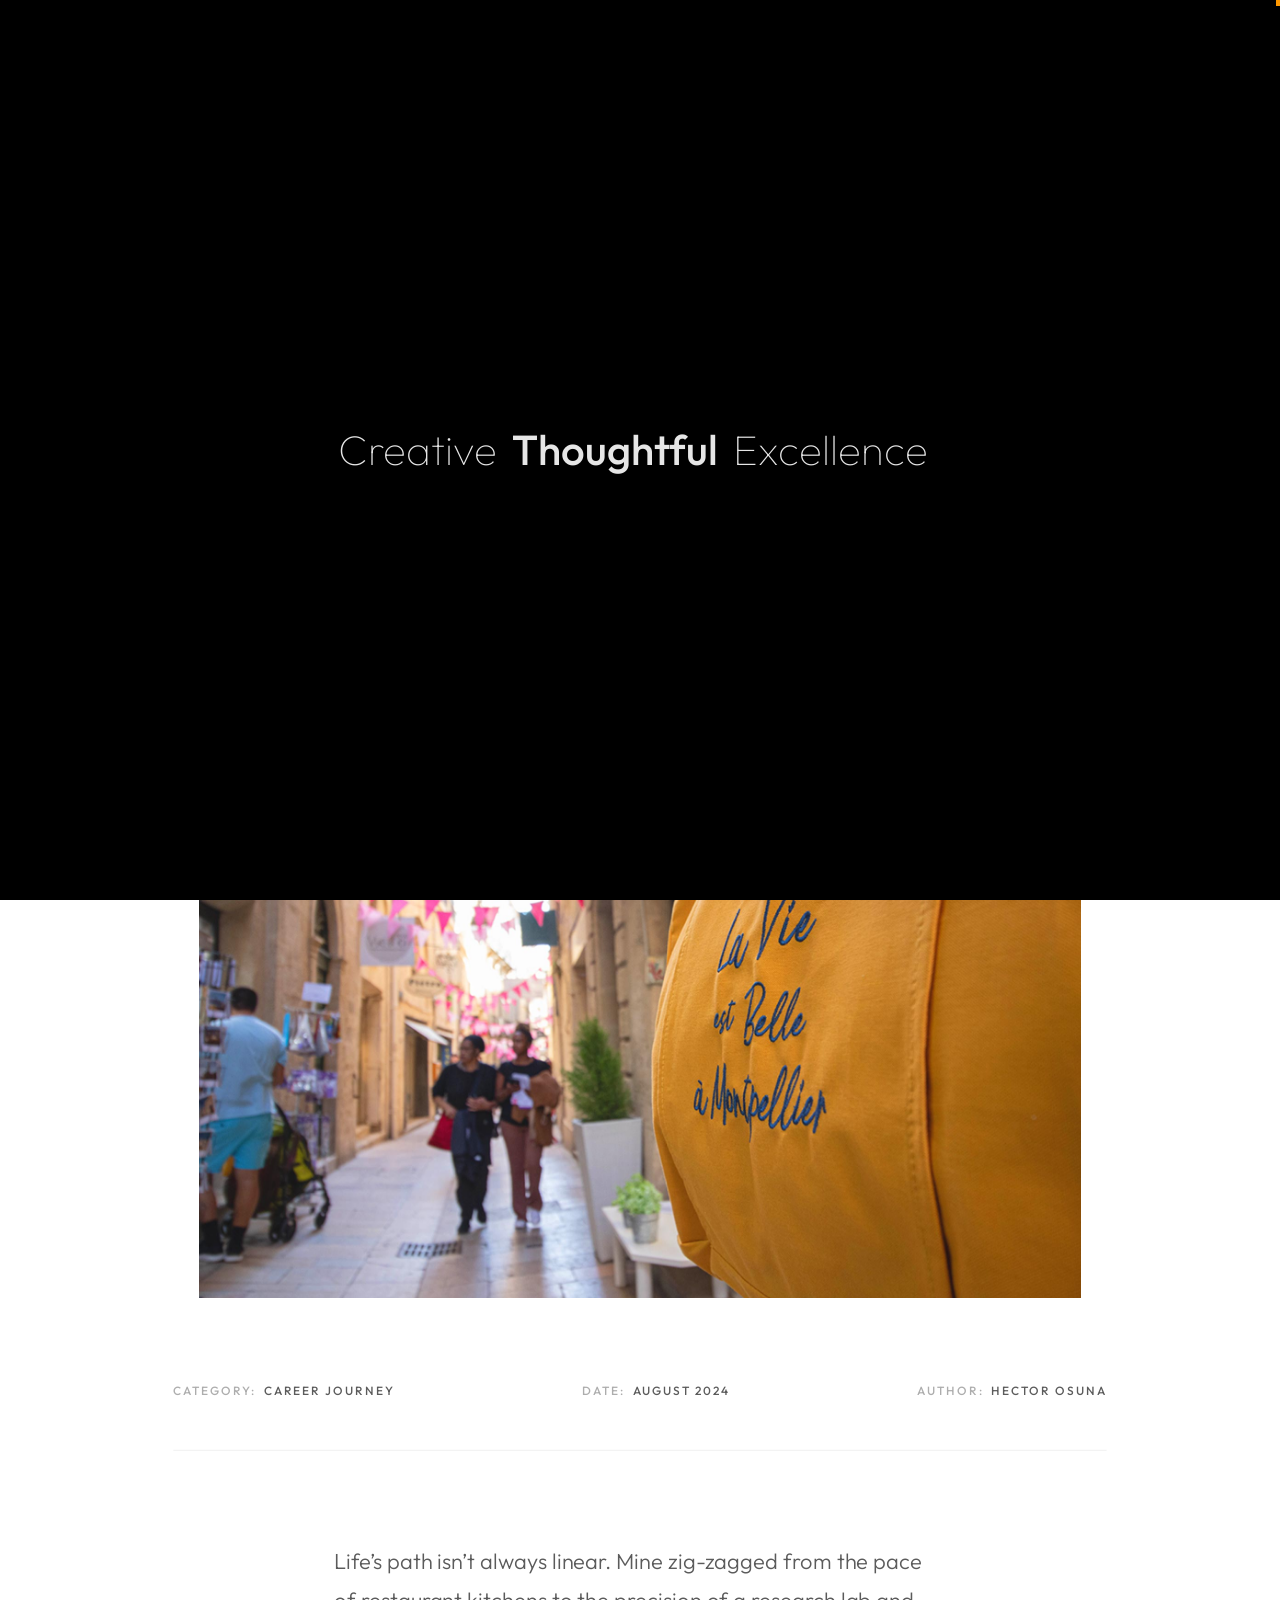
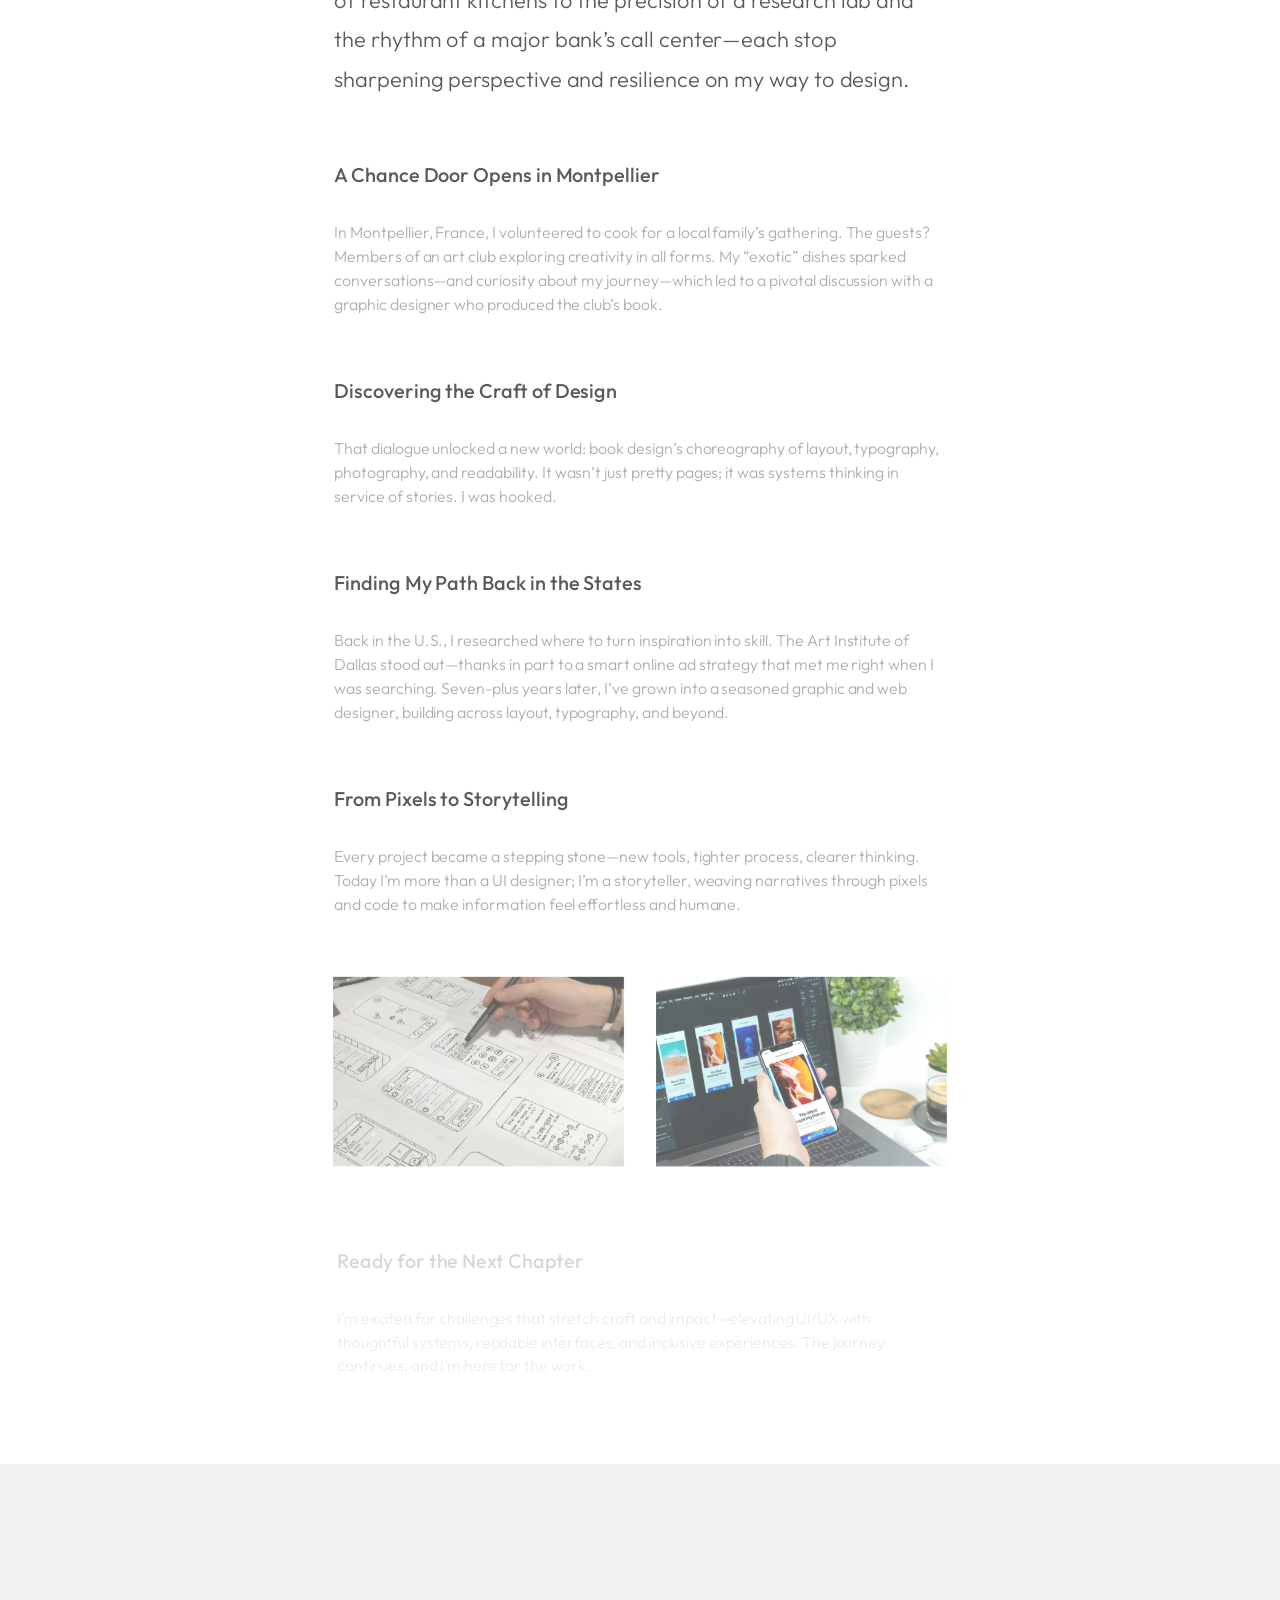
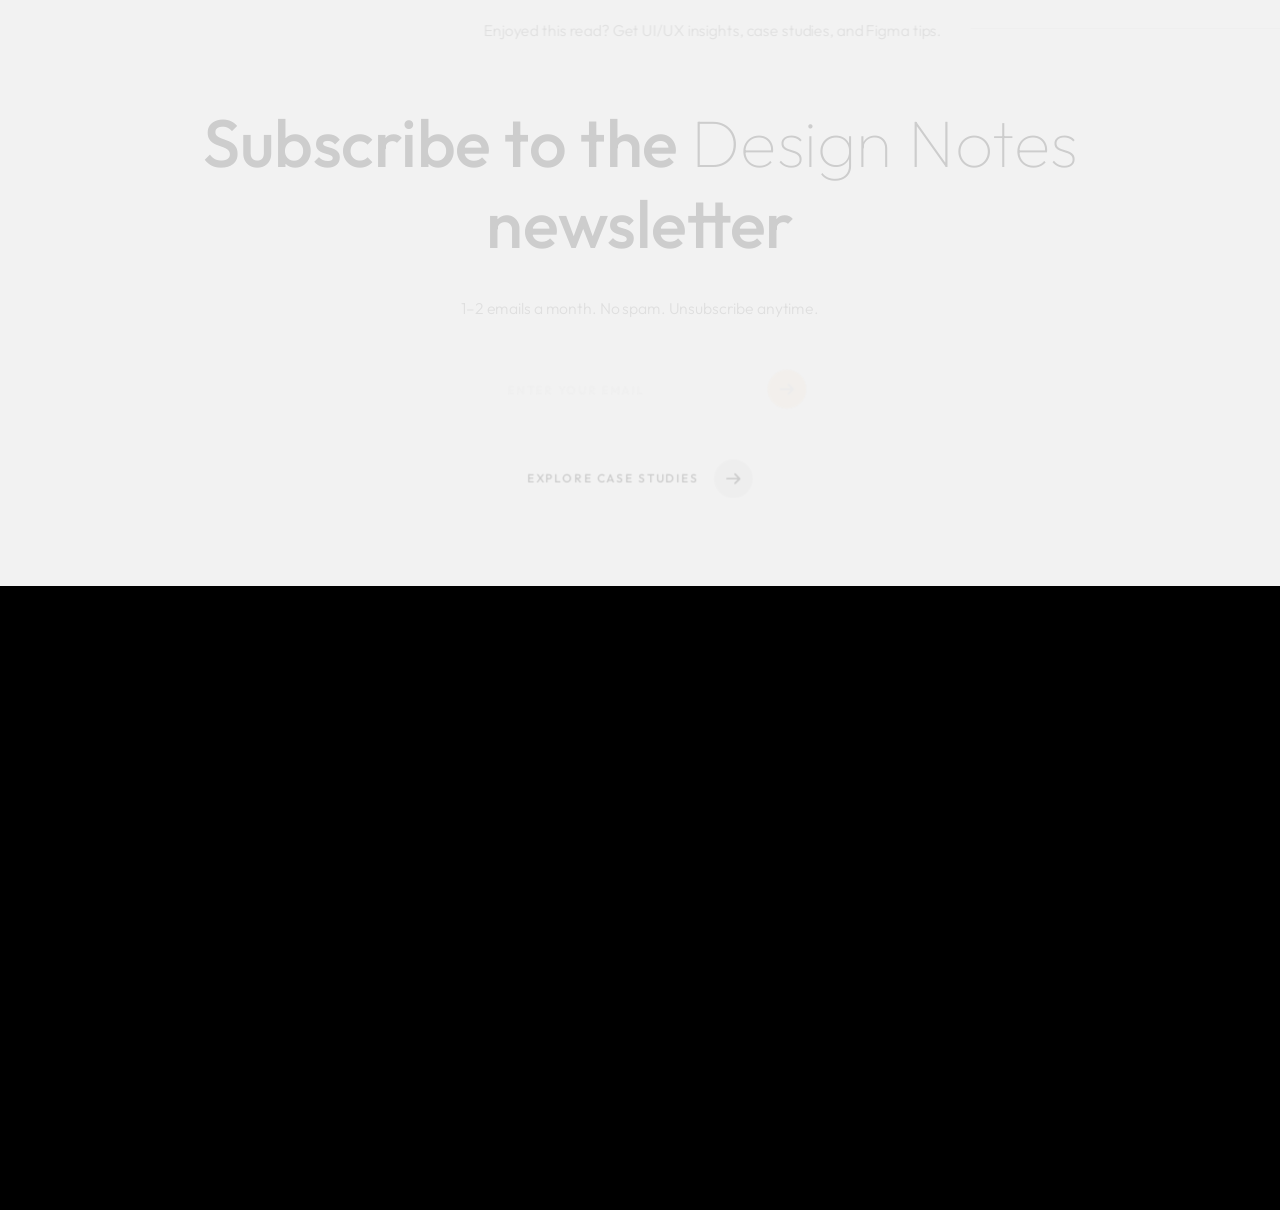
<file: journey-ui-design.html>
<!DOCTYPE html>
<html lang="zxx">
<head>
  <meta charset="UTF-8">
  <meta name="viewport" content="width=device-width, initial-scale=1.0">
  <meta http-equiv="X-UA-Compatible" content="ie=edge">

  <!-- bootstrap grid css -->
  <link rel="stylesheet" href="css/plugins/bootstrap-grid.css">
  <!-- font awesome css -->
  <link rel="stylesheet" href="css/plugins/font-awesome.min.css">
  <!-- swiper css -->
  <link rel="stylesheet" href="css/plugins/swiper.min.css">
  <!-- fancybox css -->
  <link rel="stylesheet" href="css/plugins/fancybox.min.css">
  <!-- ashley scss -->
  <link rel="stylesheet" href="css/style.css">

  <!-- SEO -->
  <title>Embarking on a Creative Odyssey — My Journey to UI/UX Design Excellence</title>
  <meta name="description" content="From restaurant kitchens in Montpellier to UI/UX design—read how a chance encounter with an art club sparked my path into graphic and web design, typography, layout, and storytelling through pixels and code." />
  <meta name="keywords" content="graphic design journey, web design career, UI UX portfolio blog, Art Institute of Dallas, career pivot to design, book design typography layout, storytelling with design, UX designer Dallas" />
  index.html
</head>

<body>
  <!-- wrapper -->
  <div class="mil-wrapper" id="top">

    <!-- cursor -->
    <div class="mil-ball">
      <span class="mil-icon-1">
        <svg viewBox="0 0 128 128">
          <path d="M106.1,41.9c-1.2-1.2-3.1-1.2-4.2,0c-1.2,1.2-1.2,3.1,0,4.2L116.8,61H11.2l14.9-14.9c1.2-1.2,1.2-3.1,0-4.2  c-1.2-1.2-3.1-1.2-4.2,0l-20,20c-1.2,1.2-1.2,3.1,0,4.2l20,20c0.6,0.6,1.4,0.9,2.1,0.9s1.5-0.3,2.1-0.9c1.2-1.2,1.2-3.1,0-4.2 L11.2,67h105.5l-14.9,14.9c-1.2,1.2-1.2,3.1,0,4.2c0.6,0.6,1.4,0.9,2.1,0.9s1.5-0.3,2.1-0.9l20-20c1.2-1.2,1.2-3.1,0-4.2L106.1,41.9 z"/>
        </svg>
      </span>
      <div class="mil-more-text">More</div>
      <div class="mil-choose-text">Сhoose</div>
    </div>
    <!-- cursor end -->

    <!-- preloader -->
    <div class="mil-preloader">
      <div class="mil-preloader-animation">
        <div class="mil-pos-abs mil-animation-1">
          <p class="mil-h3 mil-muted mil-thin">Creative</p>
          <p class="mil-h3 mil-muted">Thoughtful</p>
          <p class="mil-h3 mil-muted mil-thin">Excellence</p>
        </div>
        <div class="mil-pos-abs mil-animation-2">
          <div class="mil-reveal-frame">
            <p class="mil-reveal-box"></p>
            <p class="mil-h3 mil-muted mil-thin">hectorosunadesign.com</p>
          </div>
        </div>
      </div>
    </div>
    <!-- preloader end -->

    <!-- scrollbar progress -->
    <div class="mil-progress-track"><div class="mil-progress"></div></div>

    <!-- menu -->
    <div class="mil-menu-frame">
      <!-- frame clone -->
      <div class="mil-frame-top">
        <a href="index.html" class="mil-logo"><img src="img/logo/logo-menu.svg" alt="OSUNA logo" /></a>
        <div class="mil-menu-btn"><span></span></div>
      </div>
      <!-- frame clone end -->
      <div class="container">
        <div class="mil-menu-content">
          <div class="row">
            <div class="col-xl-5">
              <nav class="mil-main-menu" id="swupMenu">
                <ul>
                  <li class="mil-has-children"><a href="index.html">Homepage</a></li>
                  <li class="mil-has-children">
                    <a href="portfolio.html" data-no-swup class="js-menu-parent">Portfolio</a>
                    <ul>
                      <li><a href="portfolio.html">Portfolio</a></li>
                      <li><a href="ui-ux-fitnudge.html">UI/UX Design Fitness App</a></li>
                      <li><a href="ux-audit.html">UX Audit eCommerce</a></li>
                      <li><a href="music-streaming-app.html">UX – Music Streaming App</a></li>
                      <li><a href="ui-design.html">Corporate Landing Page UI Design</a></li>
                      <li><a href="ux-user-journey.html">User Journey Map</a></li>
                    </ul>
                  </li>
                  <li class="mil-has-children"><a href="about.html">About</a></li>
                  <li class="mil-has-children mil-active">
                    <a href="blog.html">Blogs</a>
                    <ul>
                      <li><a href="blog.html">Blog List</a></li>
                      <li><a href="jony-ive-ux-design.html">The Design Leader Who Shaped My Path</a></li>
                      <li><a href="journey-ui-design.html">From Culinary Manager to Visual Designer</a></li>
                    </ul>
                  </li>
                </ul>
              </nav>
            </div>
            <div class="col-xl-7">
              <div class="mil-menu-right-frame">
                <div class="mil-animation-in">
                  <div class="mil-animation-frame">
                    <div class="mil-animation mil-position-1 mil-scale" data-value-1="2" data-value-2="2"></div>
                  </div>
                </div>
                <div class="mil-menu-right">
                  <div class="row"></div>
                  <div class="mil-divider mil-mb-60"></div>
                </div>
              </div>
            </div>
          </div>
        </div>
      </div>
    </div>
    <!-- menu end -->

    <!-- curtain -->
    <div class="mil-curtain"></div>

    <!-- frame -->
    <div class="mil-frame">
      <div class="mil-frame-top">
        <a href="index.html" class="mil-logo"><img src="img/logo/logo.svg" alt="OSUNA mark" /></a>
        <div class="mil-menu-btn"><span></span></div>
      </div>
      <div class="mil-frame-bottom">
        <div class="mil-current-page"></div>
        <div class="mil-back-to-top">
          <a href="#top" class="mil-link mil-dark mil-arrow-place"><span>Back to top</span></a>
        </div>
      </div>
    </div>
    <!-- frame end -->

    <!-- content -->
    <div class="mil-content">
      <div id="swupMain" class="mil-main-transition">

        <!-- banner -->
        <div class="mil-inner-banner">
          <div class="mil-banner-content mil-center mil-up">
            <div class="container">
              <ul class="mil-breadcrumbs mil-center mil-mb-60">
                <li><a href="index.html">Homepage</a></li>
                <li><a href="blog.html">Blog</a></li>
                <li><a href="#blog">Publication</a></li>
              </ul>
              <h2>Embarking on a <span class="mil-thin">Creative Odyssey</span><br>My Journey to <span class="mil-thin">Graphic & Web Design</span> Excellence</h2>
            </div>
          </div>
        </div>
        <!-- banner end -->

        <!-- publication -->
        <section id="blog">
          <div class="container mil-p-120-90">
            <div class="row justify-content-center">
              <div class="col-lg-12">
                <div class="mil-image-frame mil-horizontal mil-up">
                  <!-- Replace with your cover image -->
                  <img src="img/blog/journey-designer-blog-A113.jpg" alt="Creative Odyssey blog cover" class="mil-scale" data-value-1=".90" data-value-2="1.15">
                </div>
                <div class="mil-info mil-up mil-mb-90">
                  <div>Category: &nbsp;<span class="mil-dark">Career Journey</span></div>
                  <div>Date: &nbsp;<span class="mil-dark">August 2024</span></div>
                  <div>Author: &nbsp;<span class="mil-dark">Hector Osuna</span></div>
                </div>
              </div>

              <div class="col-lg-8">
                <p class="mil-text-xl mil-dark mil-up mil-mb-60">
                  Life’s path isn’t always linear. Mine zig-zagged from the pace of restaurant kitchens to the precision of a research lab and the rhythm of a major bank’s call center—each stop sharpening perspective and resilience on my way to design.
                </p>

                <h5 class="mil-up mil-mb-30">A Chance Door Opens in Montpellier</h5>
                <p class="mil-up mil-mb-60">
                  In Montpellier, France, I volunteered to cook for a local family’s gathering. The guests? Members of an art club exploring creativity in all forms. My “exotic” dishes sparked conversations—and curiosity about my journey—which led to a pivotal discussion with a graphic designer who produced the club’s book.
                </p>

                <h5 class="mil-up mil-mb-30">Discovering the Craft of Design</h5>
                <p class="mil-up mil-mb-60">
                  That dialogue unlocked a new world: book design’s choreography of layout, typography, photography, and readability. It wasn’t just pretty pages; it was systems thinking in service of stories. I was hooked.
                </p>

                <h5 class="mil-up mil-mb-30">Finding My Path Back in the States</h5>
                <p class="mil-up mil-mb-60">
                  Back in the U.S., I researched where to turn inspiration into skill. The Art Institute of Dallas stood out—thanks in part to a smart online ad strategy that met me right when I was searching. Seven-plus years later, I’ve grown into a seasoned graphic and web designer, building across layout, typography, and beyond.
                </p>

                <h5 class="mil-up mil-mb-30">From Pixels to Storytelling</h5>
                <p class="mil-up mil-mb-60">
                  Every project became a stepping stone—new tools, tighter process, clearer thinking. Today I’m more than a UI designer; I’m a storyteller, weaving narratives through pixels and code to make information feel effortless and humane.
                </p>

                <div class="row">
                  <div class="col-lg-6">
                    <div class="mil-image-frame mil-horizontal mil-up mil-mb-30">
                      <img src="img/blog/creative-odyssey-1.jpg" alt="Sketching layouts and typography studies">
                    </div>
                  </div>
                  <div class="col-lg-6">
                    <div class="mil-image-frame mil-horizontal mil-up mil-mb-60">
                      <img src="img/blog/creative-odyssey-2.jpg" alt="UI screens showing grid, type scale, and components">
                    </div>
                  </div>
                </div>

                <h5 class="mil-up mil-mb-30">Ready for the Next Chapter</h5>
                <p class="mil-up mil-mb-30">
                  I’m excited for challenges that stretch craft and impact—elevating UI/UX with thoughtful systems, readable interfaces, and inclusive experiences. The journey continues, and I’m here for the work.
                </p>
              </div>
            </div>
          </div>
        </section>
        <!-- publication end -->

        <!-- CTA — Blog Subscribe -->
        <section class="mil-soft-bg">
          <div class="container mil-p-120-120">
            <div class="row">
              <div class="col-lg-10">
                <span class="mil-suptitle mil-suptitle-right mil-suptitle-dark mil-up">
                  Enjoyed this read? Get UI/UX insights, case studies, and Figma tips.
                </span>
              </div>
            </div>

            <div class="mil-center">
              <h2 class="mil-up mil-mb-30">
                Subscribe to the <span class="mil-thin">Design Notes</span> newsletter
              </h2>
              <p class="mil-up mil-mb-40">1–2 emails a month. No spam. Unsubscribe anytime.</p>

              <div class="row justify-content-center mil-up">
                <div class="col-lg-5">
                  <form class="mil-subscribe-form mil-subscribe-form-2 mil-up" method="post" action="#" aria-label="Subscribe to newsletter">
                    <!-- honeypot -->
                    <input type="text" name="website" tabindex="-1" autocomplete="off" style="position:absolute;left:-9999px;" aria-hidden="true" />
                    <input type="email" name="email" placeholder="Enter your email" required aria-required="true" autocomplete="email" />
                    <button type="submit" class="mil-button mil-icon-button-sm mil-arrow-place" aria-label="Subscribe"></button>
                  </form>

                  <div class="mil-mt-suptitle-offset">
                    <a href="portfolio.html" class="mil-link mil-dark mil-arrow-place">
                      <span>Explore case studies</span>
                    </a>
                  </div>
                </div>
              </div>
            </div>
          </div>
        </section>
        <!-- CTA end -->

        <!-- footer -->
        <footer class="mil-dark-bg">
          <div class="mi-invert-fix">
            <div class="container mil-p-120-60">
              <div class="row justify-content-between">
                <div class="col-md-4 col-lg-4 mil-mb-60">
                  <div class="mil-muted mil-logo mil-up mil-mb-30">
                    <img src="img/logo/logo-menu.svg" alt="OSUNA Designs" />
                  </div>
                </div>
                <div class="col-md-7 col-lg-6">
                  <div class="row justify-content-end">
                    <div class="col-md-6 col-lg-7">
                      <nav class="mil-footer-menu mil-mb-60">
                        <ul>
                          <li class="mil-up"><a href="index.html">Home</a></li>
                          <li class="mil-up"><a href="portfolio.html">Portfolio</a></li>
                          <li class="mil-up"><a href="about.html">About</a></li>
                          <li class="mil-up"><a href="contact.html">Contact</a></li>
                          <li class="mil-up mil-active"><a href="blog.html">Blog</a></li>
                        </ul>
                      </nav>
                    </div>
                    <div class="col-md-6 col-lg-5">
                      <ul class="mil-menu-list mil-up mil-mb-60">
                        <li><a href="https://www.linkedin.com/in/hector-osuna-570150112/" class="mil-light-soft" target="_blank">LinkedIn</a></li>
                        <li><a href="https://www.instagram.com/pixelosunadesign/" class="mil-light-soft" target="_blank">Instagram</a></li>
                        <li><a href="https://www.behance.net/osunahector" class="mil-light-soft" target="_blank">Behance</a></li>
                      </ul>
                    </div>
                  </div>
                </div>
              </div>

              <div class="row justify-content-between flex-sm-row-reverse">
                <div class="col-md-7 col-lg-6"><div class="row justify-content-between"></div></div>
                <div class="col-md-4 col-lg-6 mil-mb-60">
                  <div class="mil-vert-between">
                    <p class="mil-light-soft mil-up">© Copyright 2025 - OSUNA Designs. All Rights Reserved.</p>
                  </div>
                </div>
              </div>
            </div>
          </div>
        </footer>
        <!-- footer end -->

        <!-- hidden elements -->
        <div class="mil-hidden-elements">
          <div class="mil-dodecahedron">
            <div class="mil-pentagon"><div></div><div></div><div></div><div></div><div></div></div>
            <div class="mil-pentagon"><div></div><div></div><div></div><div></div><div></div></div>
            <div class="mil-pentagon"><div></div><div></div><div></div><div></div><div></div></div>
            <div class="mil-pentagon"><div></div><div></div><div></div><div></div><div></div></div>
            <div class="mil-pentagon"><div></div><div></div><div></div><div></div><div></div></div>
            <div class="mil-pentagon"><div></div><div></div><div></div><div></div><div></div></div>
            <div class="mil-pentagon"><div></div><div></div><div></div><div></div><div></div></div>
            <div class="mil-pentagon"><div></div><div></div><div></div><div></div><div></div></div>
            <div class="mil-pentagon"><div></div><div></div><div></div><div></div><div></div></div>
            <div class="mil-pentagon"><div></div><div></div><div></div><div></div><div></div></div>
            <div class="mil-pentagon"><div></div><div></div><div></div><div></div><div></div></div>
            <div class="mil-pentagon"><div></div><div></div><div></div><div></div><div></div></div>
          </div>

          <svg xmlns="http://www.w3.org/2000/svg" viewBox="0 0 24 24" class="mil-arrow">
            <path d="M 14 5.3417969 C 13.744125 5.3417969 13.487969 5.4412187 13.292969 5.6367188 L 13.207031 5.7226562 C 12.816031 6.1136563 12.816031 6.7467188 13.207031 7.1367188 L 17.070312 11 L 4 11 C 3.448 11 3 11.448 3 12 C 3 12.552 3.448 13 4 13 L 17.070312 13 L 13.207031 16.863281 C 12.816031 17.254281 12.816031 17.887344 13.207031 18.277344 L 13.292969 18.363281 C 13.683969 18.754281 14.317031 18.754281 14.707031 18.363281 L 20.363281 12.707031 C 20.754281 12.316031 20.754281 11.682969 20.363281 11.292969 L 14.707031 5.6367188 C 14.511531 5.4412187 14.255875 5.3417969 14 5.3417969 z"/>
          </svg>

          <svg width="250" viewBox="0 0 300 1404" fill="none" xmlns="http://www.w3.org/2000/svg" class="mil-lines">
            <path fill-rule="evenodd" clip-rule="evenodd" d="M1 892L1 941H299V892C299 809.71 232.29 743 150 743C67.7096 743 1 809.71 1 892ZM0 942H300V892C300 809.157 232.843 742 150 742C67.1573 742 0 809.157 0 892L0 942Z" class="mil-move"/>
            <path fill-rule="evenodd" clip-rule="evenodd" d="M299 146V97L1 97V146C1 228.29 67.7096 295 150 295C232.29 295 299 228.29 299 146ZM300 96L0 96V146C0 228.843 67.1573 296 150 296C232.843 296 300 228.843 300 146V96Z" class="mil-move"/>
            <path fill-rule="evenodd" clip-rule="evenodd" d="M299 1H1V1403H299V1ZM0 0V1404H300V0H0Z"/>
            <path fill-rule="evenodd" clip-rule="evenodd" d="M150 -4.37115e-08L150 1404L149 1404L149 0L150 -4.37115e-08Z"/>
            <path fill-rule="evenodd" clip-rule="evenodd" d="M150 1324C232.29 1324 299 1257.29 299 1175C299 1092.71 232.29 1026 150 1026C67.7096 1026 1 1092.71 1 1175C1 1257.29 67.7096 1324 150 1324ZM150 1325C232.843 1325 300 1257.84 300 1175C300 1092.16 232.843 1025 150 1025C67.1573 1025 0 1092.16 0 1175C0 1257.84 67.1573 1325 150 1325Z" class="mil-move"/>
            <path fill-rule="evenodd" clip-rule="evenodd" d="M300 1175H0V1174H300V1175Z" class="mil-move"/>
            <path fill-rule="evenodd" clip-rule="evenodd" d="M150 678C232.29 678 299 611.29 299 529C299 446.71 232.29 380 150 380C67.7096 380 1 446.71 1 529C1 611.29 67.7096 678 150 678ZM150 679C232.843 679 300 611.843 300 529C300 446.157 232.843 379 150 379C67.1573 379 0 446.157 0 529C0 611.843 67.1573 679 150 679Z" class="mil-move"/>
            <path fill-rule="evenodd" clip-rule="evenodd" d="M299 380H1V678H299V380ZM0 379V679H300V379H0Z" class="mil-move"/>
          </svg>
        </div>
        <!-- hidden elements end -->

      </div>
    </div>
    <!-- content end -->
  </div>
  <!-- wrapper end -->

  <!-- jQuery js -->
  <script src="js/plugins/jquery.min.js"></script>
  <!-- swup js -->
  <script src="js/plugins/swup.min.js"></script>
  <!-- swiper js -->
  <script src="js/plugins/swiper.min.js"></script>
  <!-- fancybox js -->
  <script src="js/plugins/fancybox.min.js"></script>
  <!-- gsap js -->
  <script src="js/plugins/gsap.min.js"></script>
  <!-- scroll smoother -->
  <script src="js/plugins/smooth-scroll.js"></script>
  <!-- scroll trigger js -->
  <script src="js/plugins/ScrollTrigger.min.js"></script>
  <!-- scroll to js -->
  <script src="js/plugins/ScrollTo.min.js"></script>
  <!-- ashley js -->
  <script src="js/main.js"></script>
</body>
</html>
</file>
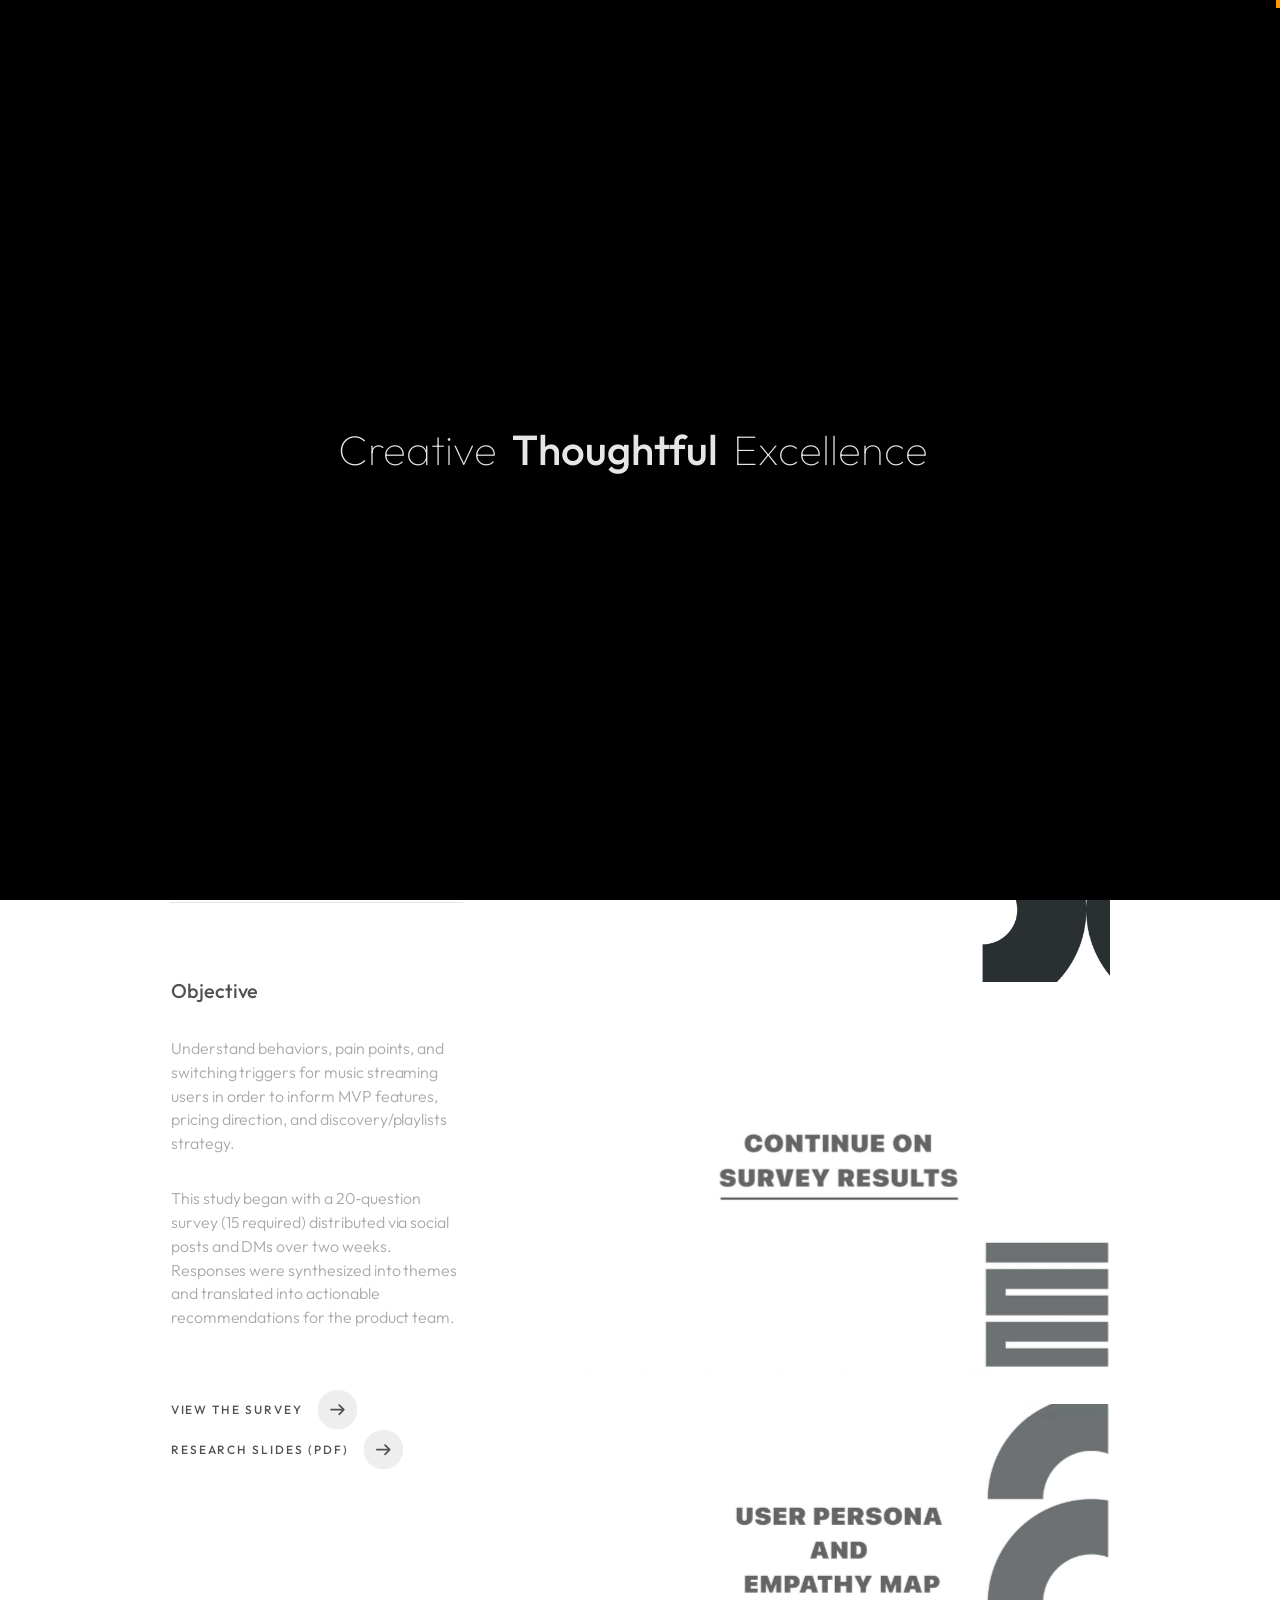
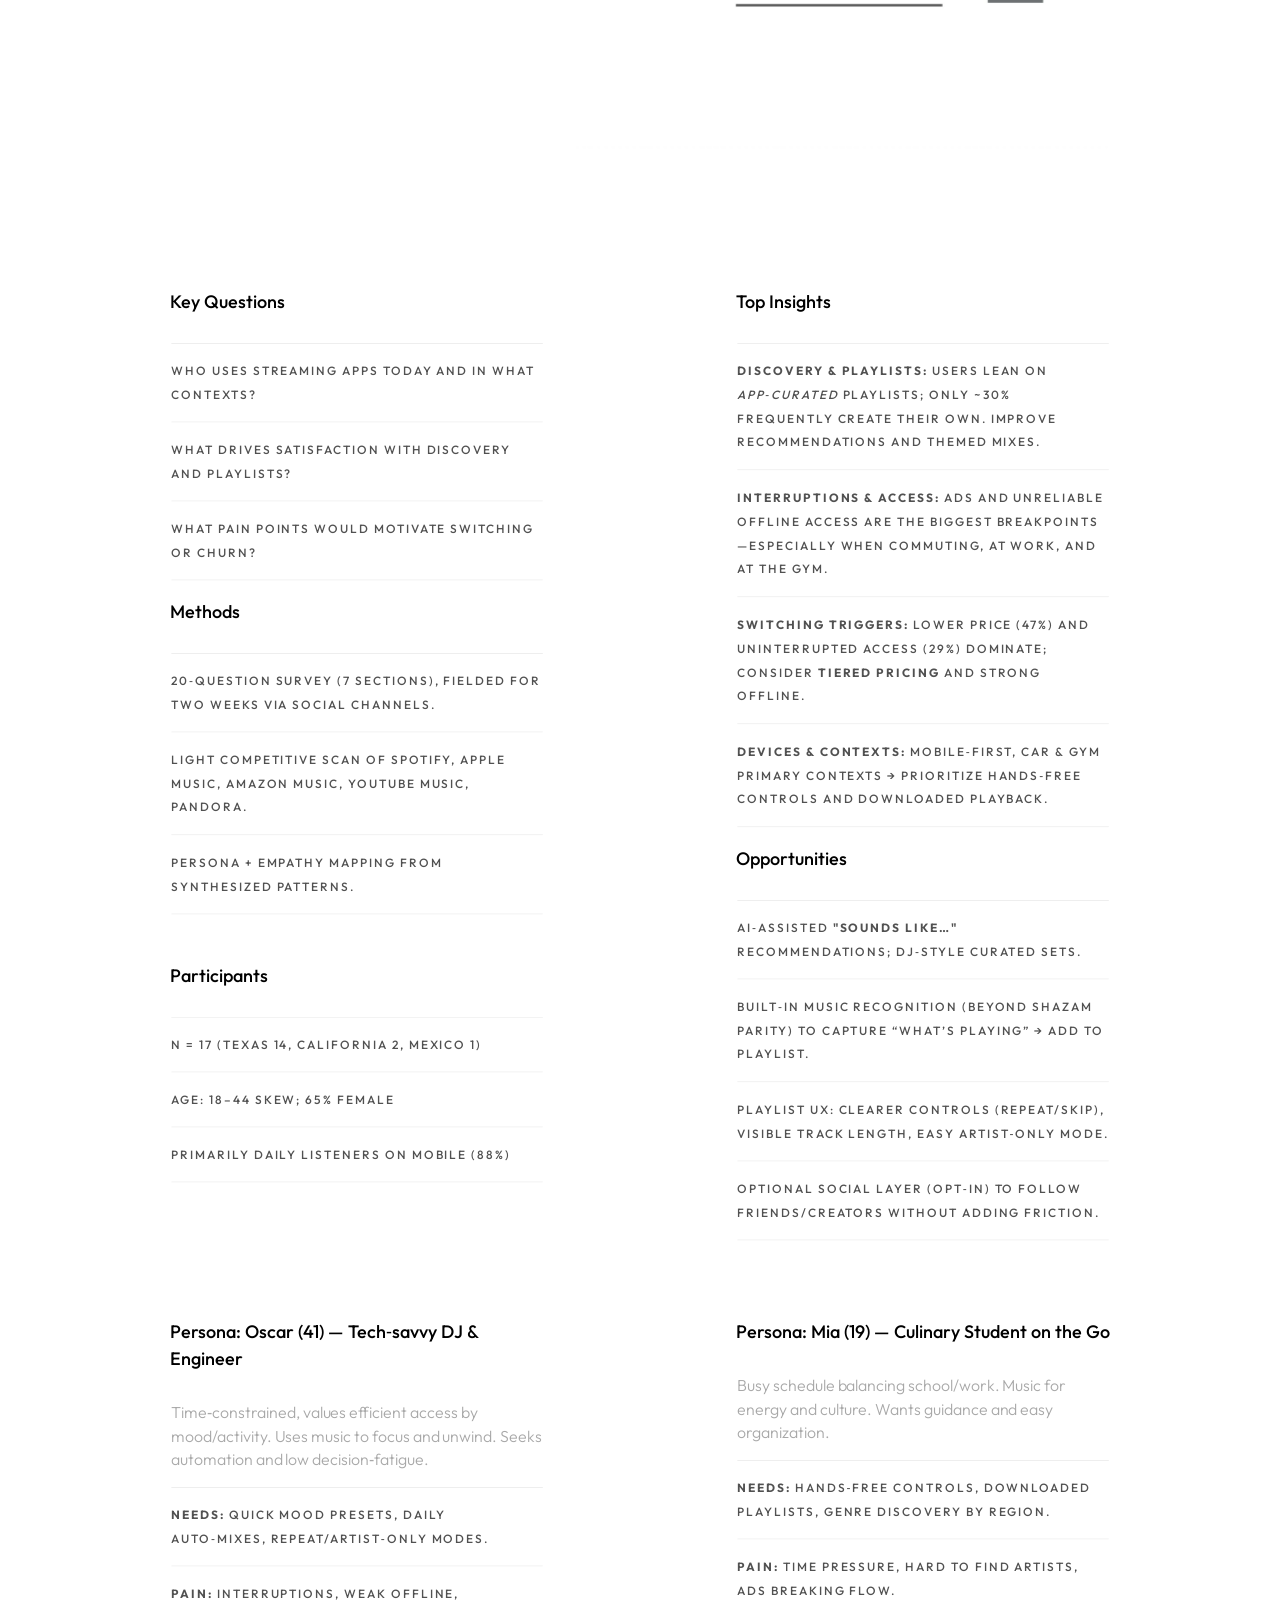
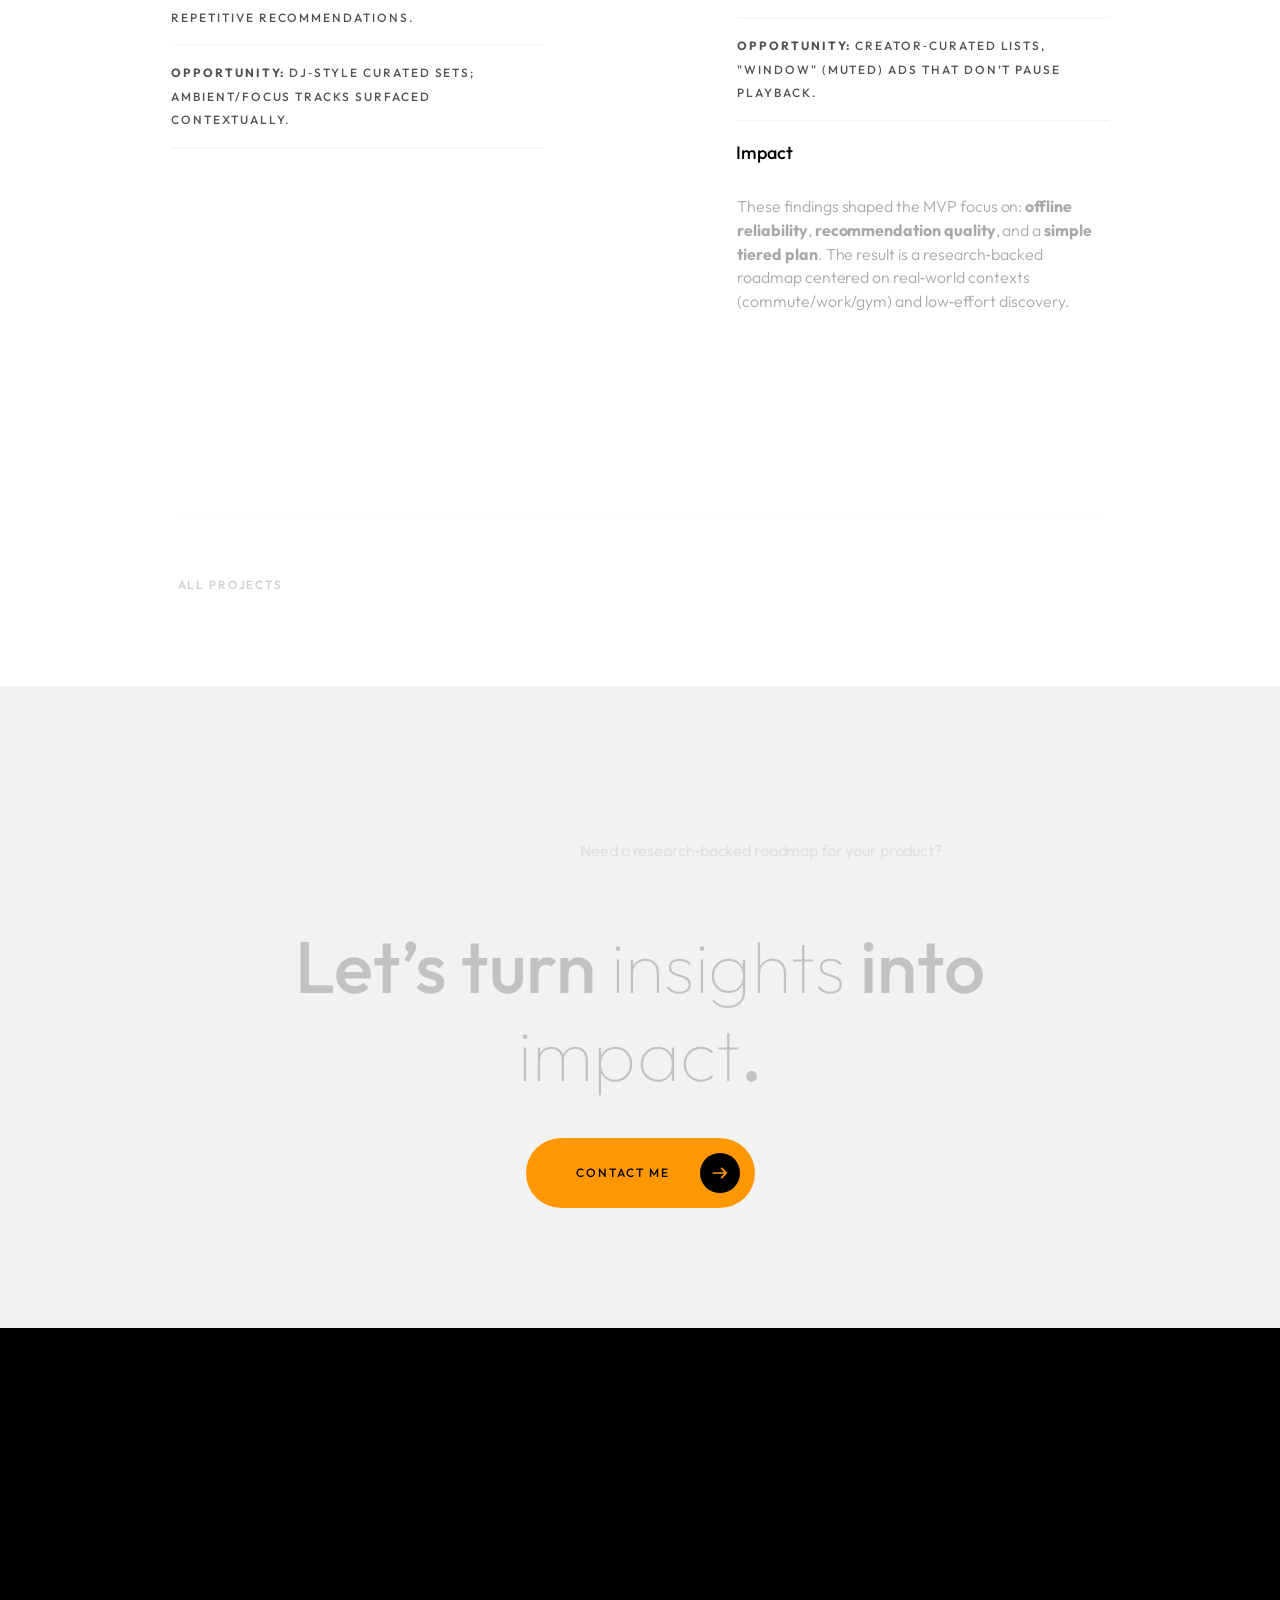
<file: music-streaming-app.html>
<!DOCTYPE html>
<html lang="zxx">
  <head>
    <meta charset="UTF-8" />
    <meta name="viewport" content="width=device-width, initial-scale=1.0" />
    <meta http-equiv="X-UA-Compatible" content="ie=edge" />

    <!-- bootstrap grid css -->
    <link rel="stylesheet" href="css/plugins/bootstrap-grid.css" />
    <!-- font awesome css -->
    <link rel="stylesheet" href="css/plugins/font-awesome.min.css" />
    <!-- swiper css -->
    <link rel="stylesheet" href="css/plugins/swiper.min.css" />
    <!-- fancybox css -->
    <link rel="stylesheet" href="css/plugins/fancybox.min.css" />
    <!-- ashley scss -->
    <link rel="stylesheet" href="css/style.css" />
    <!-- page name -->
    <title>UX Research Music Streaming App</title>
    <link rel="icon" type="image/x-icon" href="img/logo/favicon.png" />
  </head>

  <body>
    <!-- wrapper -->
    <div class="mil-wrapper" id="top">
      <!-- cursor -->
      <div class="mil-ball">
        <span class="mil-icon-1">
          <svg viewBox="0 0 128 128">
            <path
              d="M106.1,41.9c-1.2-1.2-3.1-1.2-4.2,0c-1.2,1.2-1.2,3.1,0,4.2L116.8,61H11.2l14.9-14.9c1.2-1.2,1.2-3.1,0-4.2	c-1.2-1.2-3.1-1.2-4.2,0l-20,20c-1.2,1.2-1.2,3.1,0,4.2l20,20c0.6,0.6,1.4,0.9,2.1,0.9s1.5-0.3,2.1-0.9c1.2-1.2,1.2-3.1,0-4.2	L11.2,67h105.5l-14.9,14.9c-1.2,1.2-1.2,3.1,0,4.2c0.6,0.6,1.4,0.9,2.1,0.9s1.5-0.3,2.1-0.9l20-20c1.2-1.2,1.2-3.1,0-4.2L106.1,41.9	z"
            />
          </svg>
        </span>
        <div class="mil-more-text">More</div>
        <div class="mil-choose-text">Сhoose</div>
      </div>
      <!-- cursor end -->

      <!-- preloader -->
      <div class="mil-preloader">
        <div class="mil-preloader-animation">
          <div class="mil-pos-abs mil-animation-1">
            <p class="mil-h3 mil-muted mil-thin">Creative</p>
            <p class="mil-h3 mil-muted">Thoughtful</p>
            <p class="mil-h3 mil-muted mil-thin">Excellence</p>
          </div>
          <div class="mil-pos-abs mil-animation-2">
            <div class="mil-reveal-frame">
              <p class="mil-reveal-box"></p>
              <p class="mil-h3 mil-muted mil-thin">hectorosunadesign.com</p>
            </div>
          </div>
        </div>
      </div>
      <!-- preloader end -->

      <!-- scrollbar progress -->
      <div class="mil-progress-track">
        <div class="mil-progress"></div>
      </div>
      <!-- scrollbar progress end -->

      <!-- menu -->
      <div class="mil-menu-frame">
        <!-- frame clone -->
        <div class="mil-frame-top">
          <a href="index.html" class="mil-logo"
            ><img src="img/logo/logo-menu.svg"
          /></a>
          <div class="mil-menu-btn">
            <span></span>
          </div>
        </div>
        <!-- frame clone end -->
        <div class="container">
          <div class="mil-menu-content">
            <div class="row">
              <div class="col-xl-5">
                <nav class="mil-main-menu" id="swupMenu">
                  <ul>
                    <li class="mil-has-children">
                      <a href="index.html">Homepage</a>
                    </li>
                    <li class="mil-has-children mil-active">
                      <a href="portfolio.html">Portfolio</a>
                      <ul>
                        <li>
                          <a href="ui-ux-fitnudge.html"
                            >UI/UX Design Fitness App</a
                          >
                        </li>

                        <li><a href="ux-audit.html">UX Audit eCommerce</a></li>
                        <li>
                          <a href="music-streaming-app.html"
                            >UX – Music Streaming App</a
                          >
                        </li>
                        <li>
                          <a href="ui-design.html"
                            >Corporate Landing Page UI Design</a
                          >
                        </li>
                        <li>
                          <a href="ux-user-journey.html">User Journey Map</a>
                        </li>
                        <li>
                          <a href="newsroom.html">Website Redesign Newsroom</a>
                        </li>
                        <li>
                          <a href="Web Design UI Design">web-design.html</a>
                        </li>
                        <li><a href="brand-id.html">Corporate Brands ID</a></li>
                      </ul>
                    </li>
                    <li class="mil-has-children">
                      <a href="about.html">About</a>
                    </li>
                    <li class="mil-has-children">
                      <a href="blog.html">Blogs</a>
                      <ul>
                        <li><a href="blog.html">Blog List</a></li>

                        <li>
                          <a href="jony-ive-ux-design.html"
                            >The Design Leader Who Shaped My Path</a
                          >
                        </li>
                        <li>
                          <a href="journey-ui-design.html"
                            >From Culinary Manager to Visual Designer</a
                          >
                        </li>
                      </ul>
                    </li>
                  </ul>
                </nav>
              </div>
              <div class="col-xl-7">
                <div class="mil-menu-right-frame">
                  <div class="mil-animation-in">
                    <div class="mil-animation-frame">
                      <div
                        class="mil-animation mil-position-1 mil-scale"
                        data-value-1="2"
                        data-value-2="2"
                      ></div>
                    </div>
                  </div>
                  <div class="mil-menu-right">
                    <div class="row"></div>
                    <div class="mil-divider mil-mb-60"></div>
                  </div>
                </div>
              </div>
            </div>
          </div>
        </div>
      </div>
      <!-- menu -->

      <!-- curtain -->
      <div class="mil-curtain"></div>
      <!-- curtain end -->

      <!-- frame -->
      <div class="mil-frame">
        <div class="mil-frame-top">
          <a href="index.html" class="mil-logo"
            ><img src="img/logo/logo.svg"
          /></a>
          <div class="mil-menu-btn">
            <span></span>
          </div>
        </div>
        <div class="mil-frame-bottom">
          <div class="mil-current-page"></div>
          <div class="mil-back-to-top">
            <a href="#top" class="mil-link mil-dark mil-arrow-place">
              <span>Back to top</span>
            </a>
          </div>
        </div>
      </div>
      <!-- frame end -->

      <!-- content -->
      <div class="mil-content">
        <div id="swupMain" class="mil-main-transition">
          <!-- banner -->
          <div class="mil-inner-banner">
            <div class="mil-banner-content mil-up">
              <div class="mil-animation-frame">
                <div
                  class="mil-animation mil-position-4 mil-dark mil-scale"
                  data-value-1="6"
                  data-value-2="1.4"
                ></div>
              </div>
              <div class="container">
                <ul class="mil-breadcrumbs mil-mb-60">
                  <li><a href="index.html">Homepage</a></li>
                  <li><a href="portfolio.html">Portfolio</a></li>
                  <li><a href="music-streaming-app.html">UX Research</a></li>
                </ul>
                <h1 class="mil-mb-60">Music Streaming App <span class="mil-thin">UX Research</span></h1>
                </h1>
                <a
                  href="#project"
                  class="mil-link mil-dark mil-arrow-place mil-down-arrow"
                  ><span>Read more</span></a
                >
              </div>
            </div>
          </div>
          <!-- banner end -->

          <!-- project -->
          <section>
            <div class="container mil-p-120-120" id="project">
              <div class="row justify-content-between mil-mb-120">
                <div class="col-lg-4">
                  <div class="mil-p-0-120">
                    <ul class="mil-service-list mil-dark mil-mb-60">
                      <li class="mil-up">Project: &nbsp;<span class="mil-dark">Music Streaming App — Foundational Research</span></li>
                      <li class="mil-up">Role: &nbsp;<span class="mil-dark">UX Researcher</span></li>
                      <li class="mil-up">Date: &nbsp;<span class="mil-dark">Spring 2025</span></li>
                      <li class="mil-up">Scope: &nbsp;<span class="mil-dark">Survey (n=17), Competitive Scan, Personas & Empathy Maps</span></li>
                    </ul>

                    <h5 class="mil-up mil-mb-30">Objective</h5>
                    <p class="mil-up mil-mb-30">Understand behaviors, pain points, and switching triggers for music streaming users in order to inform MVP features, pricing direction, and discovery/playlists strategy.</p>
                    <p class="mil-up mil-mb-60">This study began with a 20‑question survey (15 required) distributed via social posts and DMs over two weeks. Responses were synthesized into themes and translated into actionable recommendations for the product team.</p>

                    <a data-no-swup href="https://docs.google.com/forms/d/e/1FAIpQLSdrivgfPDqxq3tuLQqrMJigh7RVv0jgrgJnqh9hAsN2xCJP0A/viewform" target="_blank" class="mil-link mil-dark mil-up mil-arrow-place">
                      <span>View the Survey</span>
                    </a>
                    <a data-no-swup href="https://www.figma.com/proto/9YE8iVHG3iXsBahi2TeRcb/PGP-UXD-Assignment---Module-1?page-id=0%3A1&node-id=33-1925&viewport=5459%2C336%2C0.5&t=7iUp1SYCEyDucoi6-1&scaling=contain&content-scaling=fixed&starting-point-node-id=19%3A175" target="_blank" class="mil-link mil-dark mil-up mil-arrow-place">
                      <span>Research Slides (PDF)</span>
                    </a>
                  </div>
                </div>

                <div class="col-lg-7">
                  <!-- Hero research collage -->
                  <div class="mil-image-frame mil-horizontal mil-up mil-mb-30">
                    <!-- Replace with your exported montage/cover -->
                    <img src="img/works/4.jpg" alt="Music research cover" />
                    <a data-fancybox="gallery" data-no-swup href="img/works/4/1.jpg" class="mil-zoom-btn">
                      <img src="img/icons/zoom.svg" alt="zoom" />
                    </a>
                    <!-- Hidden gallery items -->
                    <a data-fancybox="gallery" data-no-swup href="img/works/4/2.jpg" style="display:none"></a>
                    <a data-fancybox="gallery" data-no-swup href="img/works/4/3.jpg" style="display:none"></a>
                    <a data-fancybox="gallery" data-no-swup href="img/works/4/4.jpg" style="display:none"></a>
                    <a data-fancybox="gallery" data-no-swup href="img/works/4/5.jpg" style="display:none"></a>
                    <a data-fancybox="gallery" data-no-swup href="img/works/4/6.jpg" style="display:none"></a>
                    <a data-fancybox="gallery" data-no-swup href="img/works/4/7.jpg" style="display:none"></a>
                  </div>

                  <!-- Charts row 1 -->
                  <div class="mil-image-frame mil-horizontal mil-up mil-mb-30">
                    <img src="img/works/5.jpg" alt="Usage frequency chart" />
                    <a data-fancybox="gallery-usage" data-no-swup href="img/works/5/1.jpg" class="mil-zoom-btn"><img src="img/icons/zoom.svg" alt="zoom" /></a>
                    <a data-fancybox="gallery-usage" data-no-swup href="img/works/5/2.jpg" style="display:none"></a>
                    <a data-fancybox="gallery-usage" data-no-swup href="img/works/5/3.jpg" style="display:none"></a>
                   
                  </div>

                  <!-- Charts row 2 -->
                  <div class="mil-image-frame mil-horizontal mil-up mil-mb-30">
                    <img src="img/works/6.jpg" alt="Platforms used chart" />
                    <a data-fancybox="gallery-platforms" data-no-swup href="img/works/6/1.jpg" class="mil-zoom-btn"><img src="img/icons/zoom.svg" alt="zoom" /></a>
                    <a data-fancybox="gallery-platforms" data-no-swup href="img/works/6/2.jpg" style="display:none"></a>
                    <a data-fancybox="gallery-platforms" data-no-swup href="img/works/6/3.jpg" style="display:none"></a>
                    <a data-fancybox="gallery-platforms" data-no-swup href="img/works/6/4.jpg" style="display:none"></a>
                    
                  </div>

                  <!-- Charts row 3 -->
                   <!--
                  <div class="mil-image-frame mil-horizontal mil-up mil-mb-30">
                    <img src="img/projects/music/chart-frustrations.jpg" alt="Top frustrations chart" />
                    <a data-fancybox="gallery-frustrations" data-no-swup href="img/projects/music/chart-frustrations.jpg" class="mil-zoom-btn"><img src="img/icons/zoom.svg" alt="zoom" /></a>
                    <a data-fancybox="gallery-frustrations" data-no-swup href="img/projects/music/chart-pricing.jpg" style="display:none"></a>
                  </div>-->
                </div>
              </div>

              <!-- findings -->
              <div class="row justify-content-between">
                <div class="col-lg-5 mil-mb-60">
                  <h6 class="mil-mb-15">Key Questions</h6>
                  <ul class="mil-service-list mil-dark mil-mb-30">
                    <li class="mil-up">Who uses streaming apps today and in what contexts?</li>
                    <li class="mil-up">What drives satisfaction with discovery and playlists?</li>
                    <li class="mil-up">What pain points would motivate switching or churn?</li>
                  </ul>

                  <h6 class="mil-mb-15">Methods</h6>
                  <ul class="mil-service-list mil-dark mil-mb-60">
                    <li class="mil-up">20‑question survey (7 sections), fielded for two weeks via social channels.</li>
                    <li class="mil-up">Light competitive scan of Spotify, Apple Music, Amazon Music, YouTube Music, Pandora.</li>
                    <li class="mil-up">Persona + Empathy Mapping from synthesized patterns.</li>
                  </ul>

                  <h6 class="mil-mb-15">Participants</h6>
                  <ul class="mil-service-list mil-dark mil-mb-60">
                    <li class="mil-up">n = 17 (Texas 14, California 2, Mexico 1)</li>
                    <li class="mil-up">Age: 18–44 skew; 65% female</li>
                    <li class="mil-up">Primarily daily listeners on mobile (88%)</li>
                  </ul>
                </div>

                <div class="col-lg-5 mil-mb-60">
                  <h6 class="mil-mb-15">Top Insights</h6>
                  <ul class="mil-service-list mil-dark mil-mb-30">
                    <li class="mil-up"><b>Discovery & Playlists:</b> Users lean on <i>app‑curated</i> playlists; only ~30% frequently create their own. Improve recommendations and themed mixes.</li>
                    <li class="mil-up"><b>Interruptions & Access:</b> Ads and unreliable offline access are the biggest breakpoints—especially when commuting, at work, and at the gym.</li>
                    <li class="mil-up"><b>Switching Triggers:</b> Lower price (47%) and uninterrupted access (29%) dominate; consider <b>tiered pricing</b> and strong offline.</li>
                    <li class="mil-up"><b>Devices & Contexts:</b> Mobile‑first, car & gym primary contexts → prioritize hands‑free controls and downloaded playback.</li>
                  </ul>

                  <h6 class="mil-mb-15">Opportunities</h6>
                  <ul class="mil-service-list mil-dark mil-mb-30">
                    <li class="mil-up">AI‑assisted <b>"Sounds like…"</b> recommendations; DJ‑style curated sets.</li>
                    <li class="mil-up">Built‑in music recognition (beyond Shazam parity) to capture “what’s playing” → add to playlist.</li>
                    <li class="mil-up">Playlist UX: clearer controls (repeat/skip), visible track length, easy artist‑only mode.</li>
                    <li class="mil-up">Optional social layer (opt‑in) to follow friends/creators without adding friction.</li>
                  </ul>
                </div>
              </div>

              <!-- Personas -->
              <div class="row justify-content-between mil-mb-120">
                <div class="col-lg-5 mil-mb-60">
                  <h6 class="mil-mb-15">Persona: Oscar (41) — Tech‑savvy DJ & Engineer</h6>
                  <p class="mil-up mil-mb-15">Time‑constrained, values efficient access by mood/activity. Uses music to focus and unwind. Seeks automation and low decision‑fatigue.</p>
                  <ul class="mil-service-list mil-dark mil-mb-30">
                    <li class="mil-up"><b>Needs:</b> quick mood presets, daily auto‑mixes, repeat/artist‑only modes.</li>
                    <li class="mil-up"><b>Pain:</b> interruptions, weak offline, repetitive recommendations.</li>
                    <li class="mil-up"><b>Opportunity:</b> DJ‑style curated sets; ambient/focus tracks surfaced contextually.</li>
                  </ul>
                 <!--<div class="mil-image-frame mil-horizontal mil-up mil-mb-0">
                    <img src="img/works/7.jpg" alt="Persona Oscar" />
                    <a data-fancybox="personas" data-no-swup href="img/works/7/1.jpg" class="mil-zoom-btn"><img src="img/icons/zoom.svg" alt="zoom" /></a>
                    <a data-fancybox="personas" data-no-swup href="img/works/7/2.jpg" class="mil-zoom-btn"><img src="img/icons/zoom.svg" alt="zoom" /></a>
                  </div>--> 
                </div>
                <div class="col-lg-5 mil-mb-60">
                  <h6 class="mil-mb-15">Persona: Mia (19) — Culinary Student on the Go</h6>
                  <p class="mil-up mil-mb-15">Busy schedule balancing school/work. Music for energy and culture. Wants guidance and easy organization.</p>
                  <ul class="mil-service-list mil-dark mil-mb-30">
                    <li class="mil-up"><b>Needs:</b> hands‑free controls, downloaded playlists, genre discovery by region.</li>
                    <li class="mil-up"><b>Pain:</b> time pressure, hard to find artists, ads breaking flow.</li>
                    <li class="mil-up"><b>Opportunity:</b> creator‑curated lists, "window" (muted) ads that don’t pause playback.</li>
                  </ul>
                  <!--<div class="mil-image-frame mil-horizontal mil-up mil-mb-0">
                    <img src="img/works/8.jpg" alt="Persona Mia" />
                    <a data-fancybox="personas" data-no-swup href="img/works/8/1.jpg" class="mil-zoom-btn"><img src="img/icons/zoom.svg" alt="zoom" /></a>
                    <a data-fancybox="personas" data-no-swup href="img/works/8/2.jpg" class="mil-zoom-btn"><img src="img/icons/zoom.svg" alt="zoom" /></a>
                  </div>-->
                  <h6 class="mil-mb-15">Impact</h6>
                  <p class="mil-up mil-mb-0">These findings shaped the MVP focus on: <b>offline reliability</b>, <b>recommendation quality</b>, and a <b>simple tiered plan</b>. The result is a research‑backed roadmap centered on real‑world contexts (commute/work/gym) and low‑effort discovery.</p>
                </div>
              </div>

              <!-- Works nav -->
              <div class="mil-works-nav mil-up">
                <a href="portfolio.html" class="mil-link mil-dark"><span>All projects</span></a>
              </div>
            </div>
          </section>
          <!-- project end -->

          <!-- call to action -->
          <section class="mil-soft-bg">
            <div class="container mil-p-120-120">
              <div class="row">
                <div class="col-lg-10">
                  <span class="mil-suptitle mil-suptitle-right mil-suptitle-dark mil-up">Need a research‑backed roadmap for your product?</span>
                </div>
              </div>
              <div class="mil-center">
                <h2 class="mil-h1 mil-up">Let’s turn <span class="mil-thin">insights</span> into <span class="mil-thin">impact</span>.</h2>
                <div class="mil-mt-suptitle-offset">
                  <a href="contact.html" class="mil-button mil-arrow-place"><span>Contact Me</span></a>
                </div>
              </div>
            </div>
          </section>
          <!-- call to action end -->

          <!-- footer -->
          <footer class="mil-dark-bg">
            <div class="mi-invert-fix">
              <div class="container mil-p-120-60">
                <div class="row justify-content-between">
                  <div class="col-md-4 col-lg-4 mil-mb-60">
                    <div class="mil-muted mil-logo mil-up mil-mb-30">
                      <img src="img/logo/logo-menu.svg" />
                    </div>

                    <!--<p class="mil-light-soft mil-up mil-mb-30">
                      Subscribe our newsletter:
                    </p>

                    <form class="mil-subscribe-form mil-up">
                      <input type="text" placeholder="Enter our email" />
                      <button
                        type="submit"
                        class="mil-button mil-icon-button-sm mil-arrow-place"
                      ></button>
                    </form>-->
                  </div>
                  <div class="col-md-7 col-lg-6">
                    <div class="row justify-content-end">
                      <div class="col-md-6 col-lg-7">
                        <nav class="mil-footer-menu mil-mb-60">
                          <ul>
                            <li class="mil-up">
                              <a href="index.html">Home</a>
                            </li>
                            <li class="mil-up mil-active">
                              <a href="portfolio.html">Portfolio</a>
                            </li>
                            <li class="mil-up">
                              <a href="about.html">About</a>
                            </li>
                            <li class="mil-up">
                              <a href="contact.html">Contact</a>
                            </li>
                            <li class="mil-up">
                              <a href="blog.html">Blog</a>
                            </li>
                          </ul>
                        </nav>
                      </div>
                      <div class="col-md-6 col-lg-5">
                        <ul class="mil-menu-list mil-up mil-mb-60">
                          <li>
                            <a
                              href="https://www.linkedin.com/in/hector-osuna-570150112/"
                              class="mil-light-soft"
                              target="_blank"
                              >LinkedIn</a
                            >
                          </li>
                          <li>
                            <a
                              href="https://www.instagram.com/pixelosunadesign/"
                              class="mil-light-soft"
                              target="_blank"
                              >Instagram</a
                            >
                          </li>
                          <li>
                            <a
                              href="https://www.behance.net/osunahector"
                              class="mil-light-soft"
                              target="_blank"
                              >Behance</a
                            >
                          </li>
                          <!--<li>
                            <a href="#." class="mil-light-soft">Careers</a>
                          </li>-->
                        </ul>
                      </div>
                    </div>
                  </div>
                </div>

                <div class="row justify-content-between flex-sm-row-reverse">
                  <div class="col-md-7 col-lg-6">
                    <div class="row justify-content-between">
                      <!--
                      <div class="col-md-6 col-lg-5 mil-mb-60">
                        <h6 class="mil-muted mil-up mil-mb-30">Canada</h6>

                        <p class="mil-light-soft mil-up">
                          71 South Los Carneros Road, California
                          <span class="mil-no-wrap">+51 174 705 812</span>
                        </p>
                      </div>
                      -->
                      <!--
                      <div class="col-md-6 col-lg-5 mil-mb-60">
                        <h6 class="mil-muted mil-up mil-mb-30">Germany</h6>

                        <p class="mil-light-soft mil-up">
                          Leehove 40, 2678 MC De Lier, Netherlands
                          <span class="mil-no-wrap">+31 174 705 811</span>
                        </p>
                      </div>
                      -->
                    </div>
                  </div>
                  <div class="col-md-4 col-lg-6 mil-mb-60">
                    <div class="mil-vert-between">
                      <!--
                      <div class="mil-mb-30">
                        <ul class="mil-social-icons mil-up">
                          <li>
                            <a href="#." target="_blank" class="social-icon">
                              <i class="far fa-circle"></i
                            ></a>
                          </li>
                          <li>
                            <a href="#." target="_blank" class="social-icon">
                              <i class="far fa-circle"></i
                            ></a>
                          </li>
                          <li>
                            <a href="#." target="_blank" class="social-icon">
                              <i class="far fa-circle"></i
                            ></a>
                          </li>
                          <li>
                            <a href="#." target="_blank" class="social-icon">
                              <i class="far fa-circle"></i
                            ></a>
                          </li>
                        </ul>
                      </div>-->
                      <p class="mil-light-soft mil-up">
                        © Copyright 2025 - OSUNA Designs. All Rights Reserved.
                      </p>
                    </div>
                  </div>
                </div>
              </div>
            </div>
          </footer>
          <!-- footer end -->

          <!-- hidden elements -->
          <div class="mil-hidden-elements">
            <div class="mil-dodecahedron">
              <div class="mil-pentagon">
                <div></div>
                <div></div>
                <div></div>
                <div></div>
                <div></div>
              </div>
              <div class="mil-pentagon">
                <div></div>
                <div></div>
                <div></div>
                <div></div>
                <div></div>
              </div>
              <div class="mil-pentagon">
                <div></div>
                <div></div>
                <div></div>
                <div></div>
                <div></div>
              </div>
              <div class="mil-pentagon">
                <div></div>
                <div></div>
                <div></div>
                <div></div>
                <div></div>
              </div>
              <div class="mil-pentagon">
                <div></div>
                <div></div>
                <div></div>
                <div></div>
                <div></div>
              </div>
              <div class="mil-pentagon">
                <div></div>
                <div></div>
                <div></div>
                <div></div>
                <div></div>
              </div>
              <div class="mil-pentagon">
                <div></div>
                <div></div>
                <div></div>
                <div></div>
                <div></div>
              </div>
              <div class="mil-pentagon">
                <div></div>
                <div></div>
                <div></div>
                <div></div>
                <div></div>
              </div>
              <div class="mil-pentagon">
                <div></div>
                <div></div>
                <div></div>
                <div></div>
                <div></div>
              </div>
              <div class="mil-pentagon">
                <div></div>
                <div></div>
                <div></div>
                <div></div>
                <div></div>
              </div>
              <div class="mil-pentagon">
                <div></div>
                <div></div>
                <div></div>
                <div></div>
                <div></div>
              </div>
              <div class="mil-pentagon">
                <div></div>
                <div></div>
                <div></div>
                <div></div>
                <div></div>
              </div>
            </div>

            <svg
              xmlns="http://www.w3.org/2000/svg"
              viewBox="0 0 24 24"
              class="mil-arrow"
            >
              <path
                d="M 14 5.3417969 C 13.744125 5.3417969 13.487969 5.4412187 13.292969 5.6367188 L 13.207031 5.7226562 C 12.816031 6.1136563 12.816031 6.7467188 13.207031 7.1367188 L 17.070312 11 L 4 11 C 3.448 11 3 11.448 3 12 C 3 12.552 3.448 13 4 13 L 17.070312 13 L 13.207031 16.863281 C 12.816031 17.254281 12.816031 17.887344 13.207031 18.277344 L 13.292969 18.363281 C 13.683969 18.754281 14.317031 18.754281 14.707031 18.363281 L 20.363281 12.707031 C 20.754281 12.316031 20.754281 11.682969 20.363281 11.292969 L 14.707031 5.6367188 C 14.511531 5.4412187 14.255875 5.3417969 14 5.3417969 z"
              />
            </svg>

            <svg
              width="250"
              viewBox="0 0 300 1404"
              fill="none"
              xmlns="http://www.w3.org/2000/svg"
              class="mil-lines"
            >
              <path
                fill-rule="evenodd"
                clip-rule="evenodd"
                d="M1 892L1 941H299V892C299 809.71 232.29 743 150 743C67.7096 743 1 809.71 1 892ZM0 942H300V892C300 809.157 232.843 742 150 742C67.1573 742 0 809.157 0 892L0 942Z"
                class="mil-move"
              />
              <path
                fill-rule="evenodd"
                clip-rule="evenodd"
                d="M299 146V97L1 97V146C1 228.29 67.7096 295 150 295C232.29 295 299 228.29 299 146ZM300 96L0 96V146C0 228.843 67.1573 296 150 296C232.843 296 300 228.843 300 146V96Z"
                class="mil-move"
              />
              <path
                fill-rule="evenodd"
                clip-rule="evenodd"
                d="M299 1H1V1403H299V1ZM0 0V1404H300V0H0Z"
              />
              <path
                fill-rule="evenodd"
                clip-rule="evenodd"
                d="M150 -4.37115e-08L150 1404L149 1404L149 0L150 -4.37115e-08Z"
              />
              <path
                fill-rule="evenodd"
                clip-rule="evenodd"
                d="M150 1324C232.29 1324 299 1257.29 299 1175C299 1092.71 232.29 1026 150 1026C67.7096 1026 1 1092.71 1 1175C1 1257.29 67.7096 1324 150 1324ZM150 1325C232.843 1325 300 1257.84 300 1175C300 1092.16 232.843 1025 150 1025C67.1573 1025 0 1092.16 0 1175C0 1257.84 67.1573 1325 150 1325Z"
                class="mil-move"
              />
              <path
                fill-rule="evenodd"
                clip-rule="evenodd"
                d="M300 1175H0V1174H300V1175Z"
                class="mil-move"
              />
              <path
                fill-rule="evenodd"
                clip-rule="evenodd"
                d="M150 678C232.29 678 299 611.29 299 529C299 446.71 232.29 380 150 380C67.7096 380 1 446.71 1 529C1 611.29 67.7096 678 150 678ZM150 679C232.843 679 300 611.843 300 529C300 446.157 232.843 379 150 379C67.1573 379 0 446.157 0 529C0 611.843 67.1573 679 150 679Z"
                class="mil-move"
              />
              <path
                fill-rule="evenodd"
                clip-rule="evenodd"
                d="M299 380H1V678H299V380ZM0 379V679H300V379H0Z"
                class="mil-move"
              />
            </svg>
          </div>
          <!-- hidden elements end -->
        </div>
      </div>
      <!-- content -->
    </div>
    <!-- wrapper end -->

    <!-- jQuery js -->
    <script src="js/plugins/jquery.min.js"></script>
    <!-- swup js -->
    <script src="js/plugins/swup.min.js"></script>
    <!-- swiper js -->
    <script src="js/plugins/swiper.min.js"></script>
    <!-- fancybox js -->
    <script src="js/plugins/fancybox.min.js"></script>
    <!-- gsap js -->
    <script src="js/plugins/gsap.min.js"></script>
    <!-- scroll smoother -->
    <script src="js/plugins/smooth-scroll.js"></script>
    <!-- scroll trigger js -->
    <script src="js/plugins/ScrollTrigger.min.js"></script>
    <!-- scroll to js -->
    <script src="js/plugins/ScrollTo.min.js"></script>
    <!-- ashley js -->
    <script src="js/main.js"></script>
  </body>
</html>
</file>
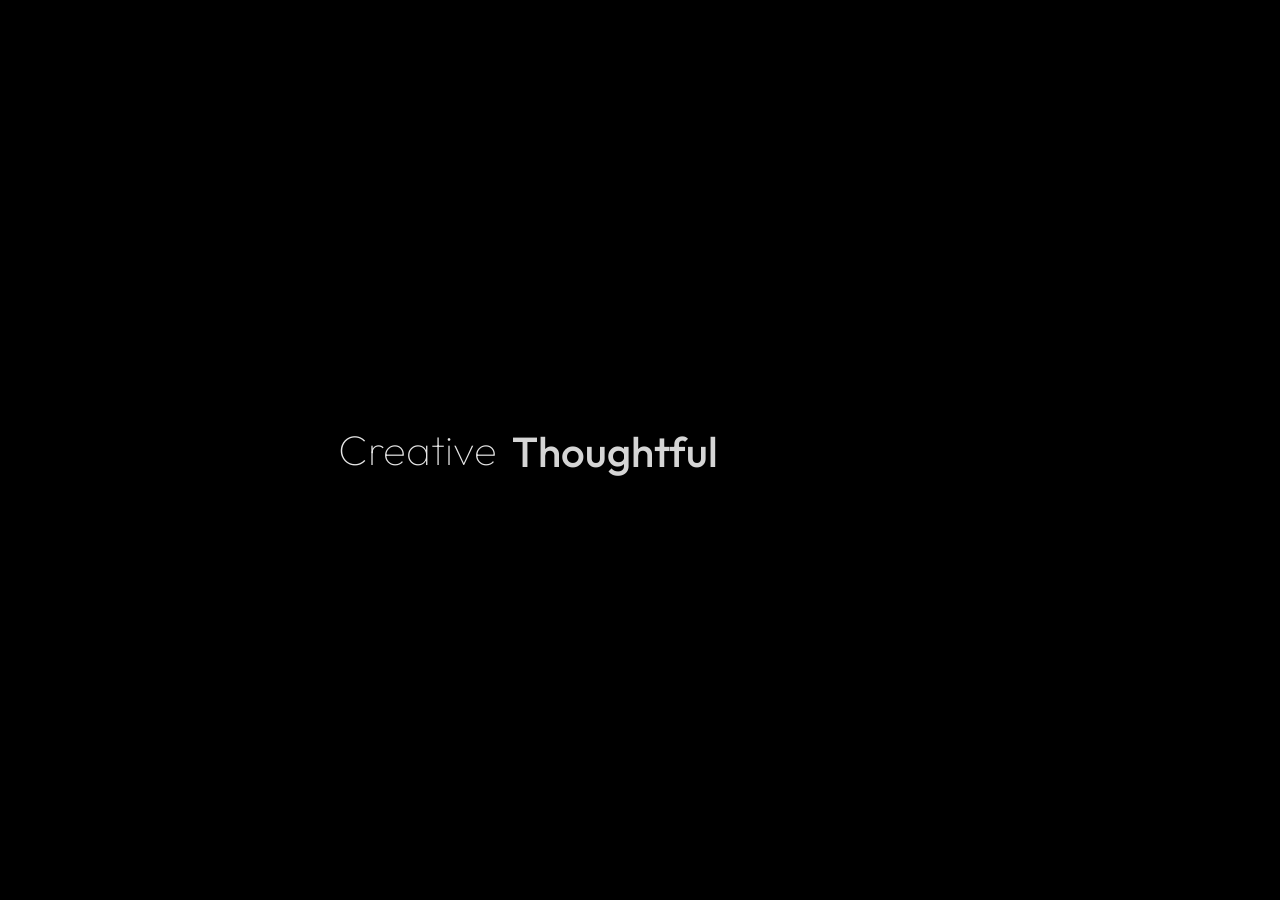
<file: portfolio.html>
<!DOCTYPE html>
<html lang="zxx">
  <head>
    <meta charset="UTF-8" />
    <meta name="viewport" content="width=device-width, initial-scale=1.0" />
    <meta http-equiv="X-UA-Compatible" content="ie=edge" />

    <!-- bootstrap grid css -->
    <link rel="stylesheet" href="css/plugins/bootstrap-grid.css" />
    <!-- font awesome css -->
    <link rel="stylesheet" href="css/plugins/font-awesome.min.css" />
    <!-- swiper css -->
    <link rel="stylesheet" href="css/plugins/swiper.min.css" />
    <!-- fancybox css -->
    <link rel="stylesheet" href="css/plugins/fancybox.min.css" />
    <!-- ashley scss -->
    <link rel="stylesheet" href="css/style.css" />
    <!-- page name -->
    <title>UI/UX Design Portfolio</title>
    <link rel="icon" type="image/x-icon" href="img/logo/favicon.png" />
  </head>

  <body>
    <!-- wrapper -->
    <div class="mil-wrapper" id="top">
      <!-- cursor -->
      <div class="mil-ball">
        <span class="mil-icon-1">
          <svg viewBox="0 0 128 128">
            <path
              d="M106.1,41.9c-1.2-1.2-3.1-1.2-4.2,0c-1.2,1.2-1.2,3.1,0,4.2L116.8,61H11.2l14.9-14.9c1.2-1.2,1.2-3.1,0-4.2	c-1.2-1.2-3.1-1.2-4.2,0l-20,20c-1.2,1.2-1.2,3.1,0,4.2l20,20c0.6,0.6,1.4,0.9,2.1,0.9s1.5-0.3,2.1-0.9c1.2-1.2,1.2-3.1,0-4.2	L11.2,67h105.5l-14.9,14.9c-1.2,1.2-1.2,3.1,0,4.2c0.6,0.6,1.4,0.9,2.1,0.9s1.5-0.3,2.1-0.9l20-20c1.2-1.2,1.2-3.1,0-4.2L106.1,41.9	z"
            />
          </svg>
        </span>
        <div class="mil-more-text">More</div>
        <div class="mil-choose-text">Сhoose</div>
      </div>
      <!-- cursor end -->

      <!-- preloader -->
      <div class="mil-preloader">
        <div class="mil-preloader-animation">
          <div class="mil-pos-abs mil-animation-1">
            <p class="mil-h3 mil-muted mil-thin">Creative</p>
            <p class="mil-h3 mil-muted">Thoughtful</p>
            <p class="mil-h3 mil-muted mil-thin">Excellence</p>
          </div>
          <div class="mil-pos-abs mil-animation-2">
            <div class="mil-reveal-frame">
              <p class="mil-reveal-box"></p>
              <p class="mil-h3 mil-muted mil-thin">hectorosunadesign.com</p>
            </div>
          </div>
        </div>
      </div>
      <!-- preloader end -->

      <!-- scrollbar progress -->
      <div class="mil-progress-track">
        <div class="mil-progress"></div>
      </div>
      <!-- scrollbar progress end -->

      <!-- menu -->
      <div class="mil-menu-frame">
        <!-- frame clone -->
        <div class="mil-frame-top">
          <a href="index.html" class="mil-logo"
            ><img src="img/logo/logo-menu.svg"
          /></a>
          <div class="mil-menu-btn">
            <span></span>
          </div>
        </div>
        <!-- frame clone end -->
        <div class="container">
          <div class="mil-menu-content">
            <div class="row">
              <div class="col-xl-5">
                <nav class="mil-main-menu" id="swupMenu">
                  <ul>
                    <li class="mil-has-children">
                      <a href="index.html">Homepage</a>
                    </li>
                    <li class="mil-has-children mil-active">
                      <a href="portfolio.html">Portfolio</a>
                      <ul>
                        <!--<li><a href="portfolio.html">Portfolio</a></li>-->
                        <li>
                          <a href="ui-ux-fitnudge.html"
                            >UI/UX Design Fitness App</a
                          >
                        </li>

                        <li><a href="ux-audit.html">UX Audit eCommerce</a></li>
                        <li>
                          <a href="music-streaming-app.html"
                            >UX – Music Streaming App</a
                          >
                        </li>
                        <li>
                          <a href="ui-design.html"
                            >Corporate Landing Page UI Design</a
                          >
                        </li>
                        <li>
                          <a href="ux-user-journey.html">User Journey Map</a>
                        </li>
                        <!--<li>
                          <a href="newsroom.html">Website Redesign Newsroom</a>
                        </li>
                        <li>
                          <a href="Web Design UI Design">web-design.html</a>
                        </li>
                        <li><a href="brand-id.html">Corporate Brands ID</a></li>-->
                      </ul>
                    </li>
                    <li class="mil-has-children">
                      <a href="about.html">About</a>
                    </li>
                    <li class="mil-has-children">
                      <a href="blog.html">Blogs</a>
                      <ul>
                        <li><a href="blog.html">Blog List</a></li>

                        <li>
                          <a href="jony-ive-ux-design.html"
                            >The Design Leader Who Shaped My Path</a
                          >
                        </li>
                        <li>
                          <a href="journey-ui-design.html"
                            >From Culinary Manager to Visual Designer</a
                          >
                        </li>
                      </ul>
                    </li>
                  </ul>
                </nav>
              </div>
              <div class="col-xl-7">
                <div class="mil-menu-right-frame">
                  <div class="mil-animation-in">
                    <div class="mil-animation-frame">
                      <div
                        class="mil-animation mil-position-1 mil-scale"
                        data-value-1="2"
                        data-value-2="2"
                      ></div>
                    </div>
                  </div>
                  <div class="mil-menu-right">
                    <div class="row"></div>
                    <div class="mil-divider mil-mb-60"></div>
                  </div>
                </div>
              </div>
            </div>
          </div>
        </div>
      </div>
      <!-- menu -->

      <!-- curtain -->
      <div class="mil-curtain"></div>
      <!-- curtain end -->

      <!-- frame -->
      <div class="mil-frame">
        <div class="mil-frame-top">
          <a href="index.html" class="mil-logo"
            ><img src="img/logo/logo.svg"
          /></a>
          <div class="mil-menu-btn">
            <span></span>
          </div>
        </div>
        <div class="mil-frame-bottom">
          <div class="mil-current-page"></div>
          <div class="mil-back-to-top">
            <a href="#top" class="mil-link mil-dark mil-arrow-place">
              <span>Back to top</span>
            </a>
          </div>
        </div>
      </div>
      <!-- frame end -->

      <!-- content -->
      <div class="mil-content">
        <div id="swupMain" class="mil-main-transition">
          <!-- portfolio -->
          <section class="mil-portfolio-slider-frame">
            <div class="mil-animation-frame">
              <div
                class="mil-animation mil-position-4 mil-dark mil-scale"
                data-value-1="1"
                data-value-2="2"
                style="top: -60px; right: -4px"
              ></div>
            </div>
            <div class="container">
              <div class="row align-items-end">
                <div class="col-lg-9">
                  <div class="swiper-container mil-portfolio-slider mil-up">
                    <div class="swiper-wrapper">
                      <!--Card 1-->
                      <div class="swiper-slide">
                        <div
                          class="mil-portfolio-item mil-slider-item"
                          data-swiper-parallax="-30"
                        >
                          <div class="mil-cover-frame">
                            <div
                              class="mil-cover"
                              data-swiper-parallax-scale="1.3"
                            >
                              <img src="img/works/15.jpg" alt="cover" />
                            </div>
                          </div>
                          <div
                            class="mil-descr"
                            data-swiper-parallax-x="104%"
                            data-swiper-parallax-opacity="0"
                          >
                            <div
                              class="mil-descr-text"
                              data-swiper-parallax-y="100%"
                              data-swiper-parallax-opacity="0"
                            >
                              <div class="mil-labels mil-mb-15">
                                <div class="mil-label mil-upper mil-accent">
                                  UI/UX Design
                                </div>
                                <div class="mil-label mil-upper"></div>
                              </div>
                              <h5>Fitness App Design</h5>
                            </div>
                            <div
                              data-swiper-parallax-y="120"
                              data-swiper-parallax-opacity="0"
                            >
                              <a
                                href="ui-ux-fitnudge.html"
                                class="mil-button mil-arrow-place"
                              >
                                <span>View Project</span>
                              </a>
                            </div>
                          </div>
                        </div>
                      </div>
                      <!--End of Card 1-->
                      <!--Card 2-->
                      <div class="swiper-slide">
                        <div
                          class="mil-portfolio-item mil-slider-item"
                          data-swiper-parallax="-30"
                        >
                          <div class="mil-cover-frame">
                            <div
                              class="mil-cover"
                              data-swiper-parallax-scale="1.3"
                            >
                              <img src="img/works/1.jpg" alt="cover" />
                            </div>
                          </div>
                          <div
                            class="mil-descr"
                            data-swiper-parallax-x="104%"
                            data-swiper-parallax-opacity="0"
                          >
                            <div
                              class="mil-descr-text"
                              data-swiper-parallax-y="100%"
                              data-swiper-parallax-opacity="0"
                            >
                              <div class="mil-labels mil-mb-15">
                                <div class="mil-label mil-upper mil-accent">
                                  UI/UX Audit
                                </div>
                                <div class="mil-label mil-upper">2024-2025</div>
                              </div>
                              <h5>eCommerce Website</h5>
                            </div>
                            <div
                              data-swiper-parallax-y="100%"
                              data-swiper-parallax-opacity="0"
                            >
                              <a
                                href="ux-audit.html"
                                class="mil-button mil-arrow-place"
                              >
                                <span>View Project</span>
                              </a>
                            </div>
                          </div>
                        </div>
                      </div>
                      <!--End of Card 2-->
                      <!--Card 3-->
                      <div class="swiper-slide">
                        <div
                          class="mil-portfolio-item mil-slider-item"
                          data-swiper-parallax="-30"
                        >
                          <div class="mil-cover-frame">
                            <div
                              class="mil-cover"
                              data-swiper-parallax-scale="1.3"
                            >
                              <img src="img/works/17.jpg" alt="cover" />
                            </div>
                          </div>
                          <div
                            class="mil-descr"
                            data-swiper-parallax-x="104%"
                            data-swiper-parallax-opacity="0"
                          >
                            <div
                              class="mil-descr-text"
                              data-swiper-parallax-y="100%"
                              data-swiper-parallax-opacity="0"
                            >
                              <div class="mil-labels mil-mb-15">
                                <div class="mil-label mil-upper mil-accent">
                                  UX Research
                                </div>
                                <div class="mil-label mil-upper">2025</div>
                              </div>
                              <h5>Music Streaming App Research</h5>
                            </div>
                            <div
                              data-swiper-parallax-y="100%"
                              data-swiper-parallax-opacity="0"
                            >
                              <a
                                href="music-streaming-app.html"
                                class="mil-button mil-arrow-place"
                              >
                                <span>View Project</span>
                              </a>
                            </div>
                          </div>
                        </div>
                      </div>
                      <!--End of Card 3-->
                      <!--Card 4-->
                      <div class="swiper-slide">
                        <div
                          class="mil-portfolio-item mil-slider-item"
                          data-swiper-parallax="-30"
                        >
                          <div class="mil-cover-frame">
                            <div
                              class="mil-cover"
                              data-swiper-parallax-scale="1.3"
                            >
                              <img src="img/works/18.jpg" alt="cover" />
                            </div>
                          </div>
                          <div
                            class="mil-descr"
                            data-swiper-parallax-x="104%"
                            data-swiper-parallax-opacity="0"
                          >
                            <div
                              class="mil-descr-text"
                              data-swiper-parallax-y="100%"
                              data-swiper-parallax-opacity="0"
                            >
                              <div class="mil-labels mil-mb-15">
                                <div class="mil-label mil-upper mil-accent">
                                  Corporate UI Brand Page Design
                                </div>
                                <div class="mil-label mil-upper">2024</div>
                              </div>
                              <h5>Bosch Brand Landing Page UI Design</h5>
                            </div>
                            <div
                              data-swiper-parallax-y="100%"
                              data-swiper-parallax-opacity="0"
                            >
                              <a
                                href="ui-design.html"
                                class="mil-button mil-arrow-place"
                              >
                                <span>View Project</span>
                              </a>
                            </div>
                          </div>
                        </div>
                      </div>
                      <!--End of Card 4-->
                      <!--Card 5-->
                      <div class="swiper-slide">
                        <div
                          class="mil-portfolio-item mil-slider-item"
                          data-swiper-parallax="-30"
                        >
                          <div class="mil-cover-frame ">
                            <div
                              class="mil-cover"
                              data-swiper-parallax-scale="1.3"
                            >
                              <img src="img/works/19.jpg" alt="cover" />
                            </div>
                          </div>
                          <div
                            class="mil-descr"
                            data-swiper-parallax-x="104%"
                            data-swiper-parallax-opacity="0"
                          >
                            <div
                              class="mil-descr-text"
                              data-swiper-parallax-y="100%"
                              data-swiper-parallax-opacity="0"
                            >
                              <div class="mil-labels mil-mb-15">
                                <div class="mil-label mil-upper mil-accent">
                                  UI/UX Research and Design
                                </div>
                                <div class="mil-label mil-upper">2019</div>
                              </div>
                              <h5>Applicant Journey Map</h5>
                            </div>
                            <div
                              data-swiper-parallax-y="100%"
                              data-swiper-parallax-opacity="0"
                            >
                              <a
                                href="ux-user-journey.html"
                                class="mil-button mil-arrow-place"
                              >
                                <span>View Project</span>
                              </a>
                            </div>
                          </div>
                        </div>
                      </div>
                      <!--End of Card 5-->
                      <!--Card 6
                      <div class="swiper-slide">
                        <div
                          class="mil-portfolio-item mil-slider-item"
                          data-swiper-parallax="-30"
                        >
                          <div class="mil-cover-frame">
                            <div
                              class="mil-cover"
                              data-swiper-parallax-scale="1.3"
                            >
                              <img src="img/works/19.jpg" alt="cover" />
                            </div>
                          </div>
                          <div
                            class="mil-descr"
                            data-swiper-parallax-x="104%"
                            data-swiper-parallax-opacity="0"
                          >
                            <div
                              class="mil-descr-text"
                              data-swiper-parallax-y="100%"
                              data-swiper-parallax-opacity="0"
                            >
                              <div class="mil-labels mil-mb-15">
                                <div class="mil-label mil-upper mil-accent">
                                  TECHNOLOGY
                                </div>
                                <div class="mil-label mil-upper">
                                  may 24 2023
                                </div>
                              </div>
                              <h5>Tony's Chocolonely</h5>
                            </div>
                            <div
                              data-swiper-parallax-y="100%"
                              data-swiper-parallax-opacity="0"
                            >
                              <a
                                href="project-6.html"
                                class="mil-button mil-arrow-place"
                              >
                                <span>View Project</span>
                              </a>
                            </div>
                          </div>
                        </div>
                      </div>
                      End of Card 6-->
                    </div>
                  </div>
                </div>
                <div class="col-lg-3 mil-relative">
                  <div class="mil-portfolio-nav">
                    <div class="mil-portfolio-btns-frame">
                      <div class="swiper-portfolio-pagination"></div>
                      <div class="mil-slider-nav">
                        <div
                          class="mil-slider-arrow mil-prev mil-portfolio-prev mil-arrow-place"
                        ></div>
                        <div
                          class="mil-slider-arrow mil-portfolio-next mil-arrow-place"
                        ></div>
                      </div>
                    </div>
                  </div>
                </div>
              </div>
            </div>
          </section>
          <!-- portfolio end -->

          <!-- hidden elements -->
          <div class="mil-hidden-elements">
            <div class="mil-dodecahedron">
              <div class="mil-pentagon">
                <div></div>
                <div></div>
                <div></div>
                <div></div>
                <div></div>
              </div>
              <div class="mil-pentagon">
                <div></div>
                <div></div>
                <div></div>
                <div></div>
                <div></div>
              </div>
              <div class="mil-pentagon">
                <div></div>
                <div></div>
                <div></div>
                <div></div>
                <div></div>
              </div>
              <div class="mil-pentagon">
                <div></div>
                <div></div>
                <div></div>
                <div></div>
                <div></div>
              </div>
              <div class="mil-pentagon">
                <div></div>
                <div></div>
                <div></div>
                <div></div>
                <div></div>
              </div>
              <div class="mil-pentagon">
                <div></div>
                <div></div>
                <div></div>
                <div></div>
                <div></div>
              </div>
              <div class="mil-pentagon">
                <div></div>
                <div></div>
                <div></div>
                <div></div>
                <div></div>
              </div>
              <div class="mil-pentagon">
                <div></div>
                <div></div>
                <div></div>
                <div></div>
                <div></div>
              </div>
              <div class="mil-pentagon">
                <div></div>
                <div></div>
                <div></div>
                <div></div>
                <div></div>
              </div>
              <div class="mil-pentagon">
                <div></div>
                <div></div>
                <div></div>
                <div></div>
                <div></div>
              </div>
              <div class="mil-pentagon">
                <div></div>
                <div></div>
                <div></div>
                <div></div>
                <div></div>
              </div>
              <div class="mil-pentagon">
                <div></div>
                <div></div>
                <div></div>
                <div></div>
                <div></div>
              </div>
            </div>

            <svg
              xmlns="http://www.w3.org/2000/svg"
              viewBox="0 0 24 24"
              class="mil-arrow"
            >
              <path
                d="M 14 5.3417969 C 13.744125 5.3417969 13.487969 5.4412187 13.292969 5.6367188 L 13.207031 5.7226562 C 12.816031 6.1136563 12.816031 6.7467188 13.207031 7.1367188 L 17.070312 11 L 4 11 C 3.448 11 3 11.448 3 12 C 3 12.552 3.448 13 4 13 L 17.070312 13 L 13.207031 16.863281 C 12.816031 17.254281 12.816031 17.887344 13.207031 18.277344 L 13.292969 18.363281 C 13.683969 18.754281 14.317031 18.754281 14.707031 18.363281 L 20.363281 12.707031 C 20.754281 12.316031 20.754281 11.682969 20.363281 11.292969 L 14.707031 5.6367188 C 14.511531 5.4412187 14.255875 5.3417969 14 5.3417969 z"
              />
            </svg>

            <svg
              width="250"
              viewBox="0 0 300 1404"
              fill="none"
              xmlns="http://www.w3.org/2000/svg"
              class="mil-lines"
            >
              <path
                fill-rule="evenodd"
                clip-rule="evenodd"
                d="M1 892L1 941H299V892C299 809.71 232.29 743 150 743C67.7096 743 1 809.71 1 892ZM0 942H300V892C300 809.157 232.843 742 150 742C67.1573 742 0 809.157 0 892L0 942Z"
                class="mil-move"
              />
              <path
                fill-rule="evenodd"
                clip-rule="evenodd"
                d="M299 146V97L1 97V146C1 228.29 67.7096 295 150 295C232.29 295 299 228.29 299 146ZM300 96L0 96V146C0 228.843 67.1573 296 150 296C232.843 296 300 228.843 300 146V96Z"
                class="mil-move"
              />
              <path
                fill-rule="evenodd"
                clip-rule="evenodd"
                d="M299 1H1V1403H299V1ZM0 0V1404H300V0H0Z"
              />
              <path
                fill-rule="evenodd"
                clip-rule="evenodd"
                d="M150 -4.37115e-08L150 1404L149 1404L149 0L150 -4.37115e-08Z"
              />
              <path
                fill-rule="evenodd"
                clip-rule="evenodd"
                d="M150 1324C232.29 1324 299 1257.29 299 1175C299 1092.71 232.29 1026 150 1026C67.7096 1026 1 1092.71 1 1175C1 1257.29 67.7096 1324 150 1324ZM150 1325C232.843 1325 300 1257.84 300 1175C300 1092.16 232.843 1025 150 1025C67.1573 1025 0 1092.16 0 1175C0 1257.84 67.1573 1325 150 1325Z"
                class="mil-move"
              />
              <path
                fill-rule="evenodd"
                clip-rule="evenodd"
                d="M300 1175H0V1174H300V1175Z"
                class="mil-move"
              />
              <path
                fill-rule="evenodd"
                clip-rule="evenodd"
                d="M150 678C232.29 678 299 611.29 299 529C299 446.71 232.29 380 150 380C67.7096 380 1 446.71 1 529C1 611.29 67.7096 678 150 678ZM150 679C232.843 679 300 611.843 300 529C300 446.157 232.843 379 150 379C67.1573 379 0 446.157 0 529C0 611.843 67.1573 679 150 679Z"
                class="mil-move"
              />
              <path
                fill-rule="evenodd"
                clip-rule="evenodd"
                d="M299 380H1V678H299V380ZM0 379V679H300V379H0Z"
                class="mil-move"
              />
            </svg>
          </div>
          <!-- hidden elements end -->
        </div>
      </div>
      <!-- content -->
    </div>
    <!-- wrapper end -->

    <!-- jQuery js -->
    <script src="js/plugins/jquery.min.js"></script>
    <!-- swup js -->
    <script src="js/plugins/swup.min.js"></script>
    <!-- swiper js -->
    <script src="js/plugins/swiper.min.js"></script>
    <!-- fancybox js -->
    <script src="js/plugins/fancybox.min.js"></script>
    <!-- gsap js -->
    <script src="js/plugins/gsap.min.js"></script>
    <!-- scroll smoother -->
    <script src="js/plugins/smooth-scroll.js"></script>
    <!-- scroll trigger js -->
    <script src="js/plugins/ScrollTrigger.min.js"></script>
    <!-- scroll to js -->
    <script src="js/plugins/ScrollTo.min.js"></script>
    <!-- ashley js -->
    <script src="js/main.js"></script>
  </body>
</html>
</file>
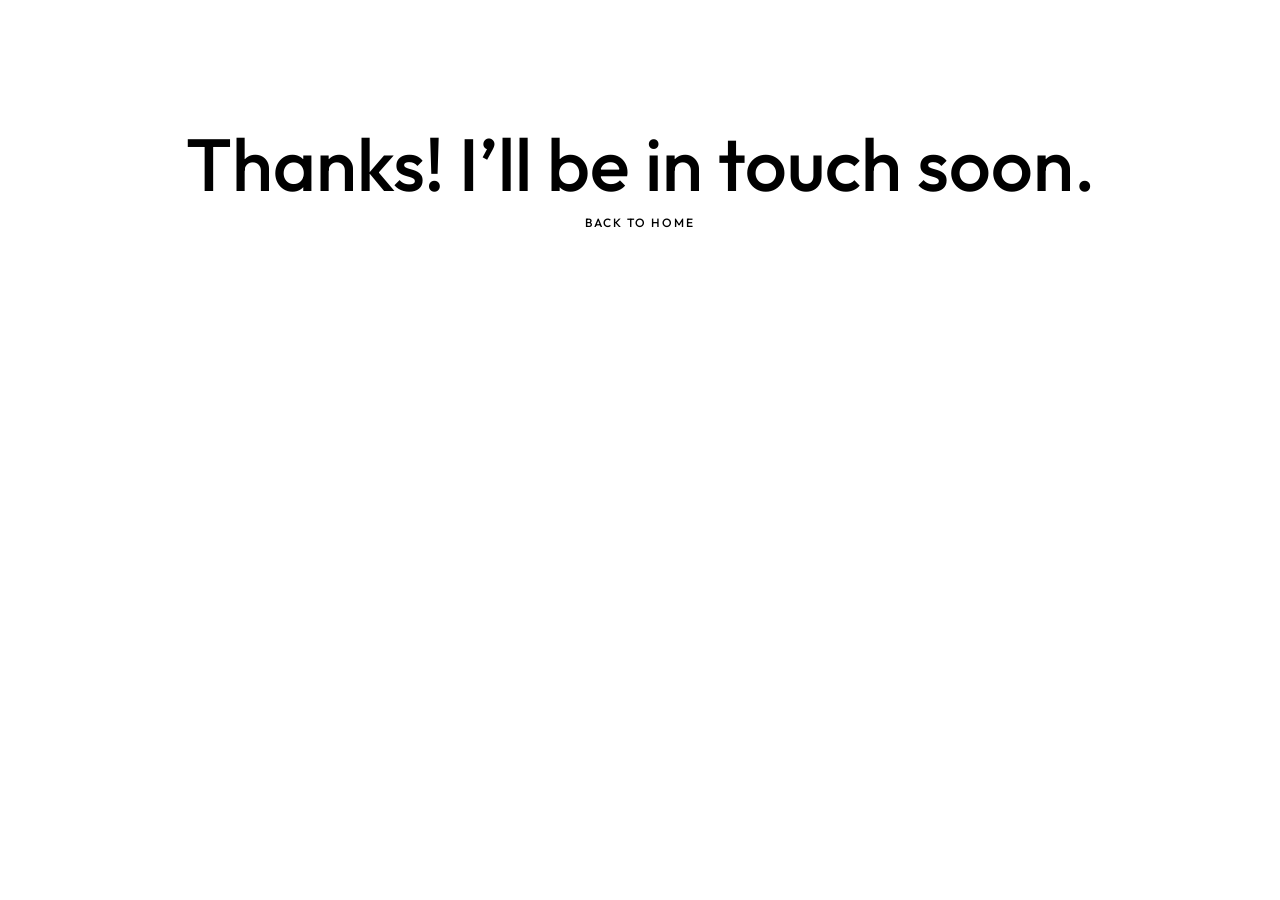
<file: thanks.html>
<!doctype html><html><head><meta charset="utf-8"><title>Thanks!</title>
<link rel="stylesheet" href="css/style.css"></head>
<body><div class="container mil-p-120-120 mil-center">
<h1>Thanks! I’ll be in touch soon.</h1>
<a href="index.html" class="mil-link mil-dark mil-arrow-place"><span>Back to Home</span></a>
</div></body></html>
</file>
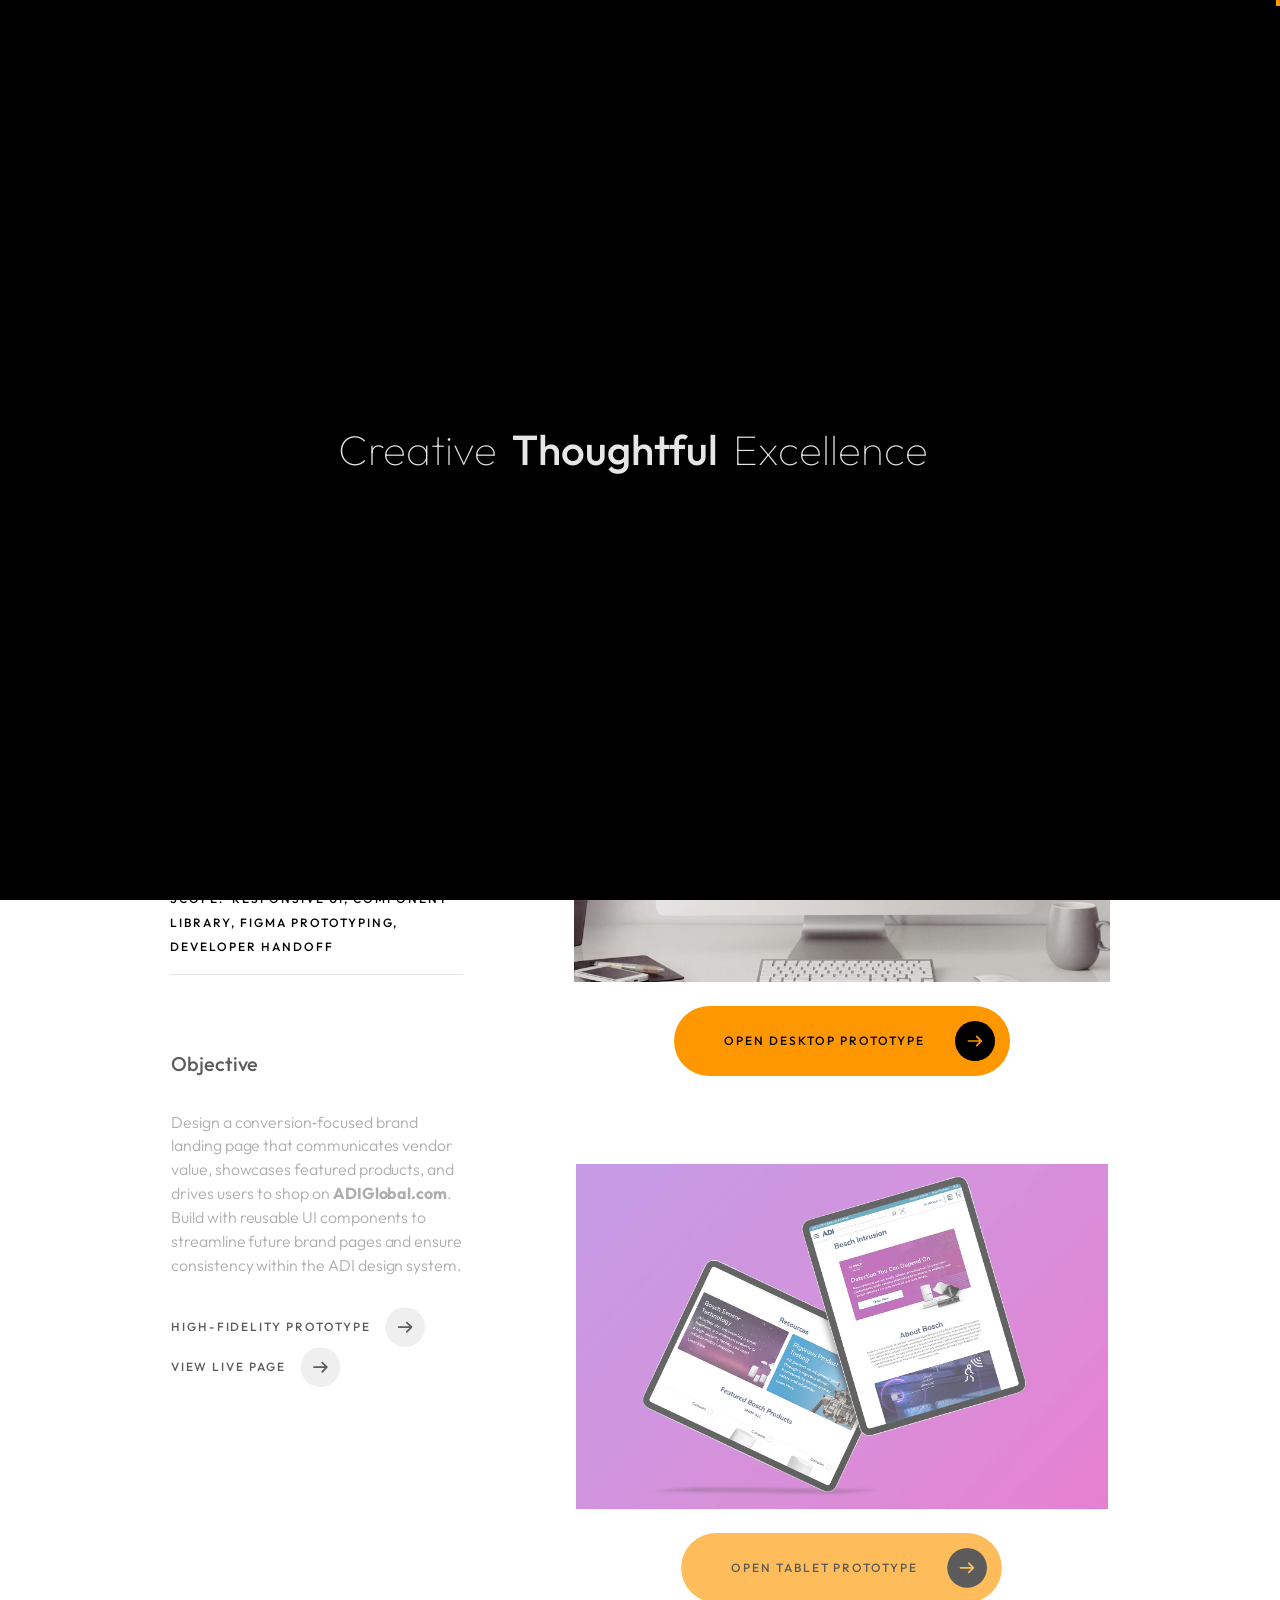
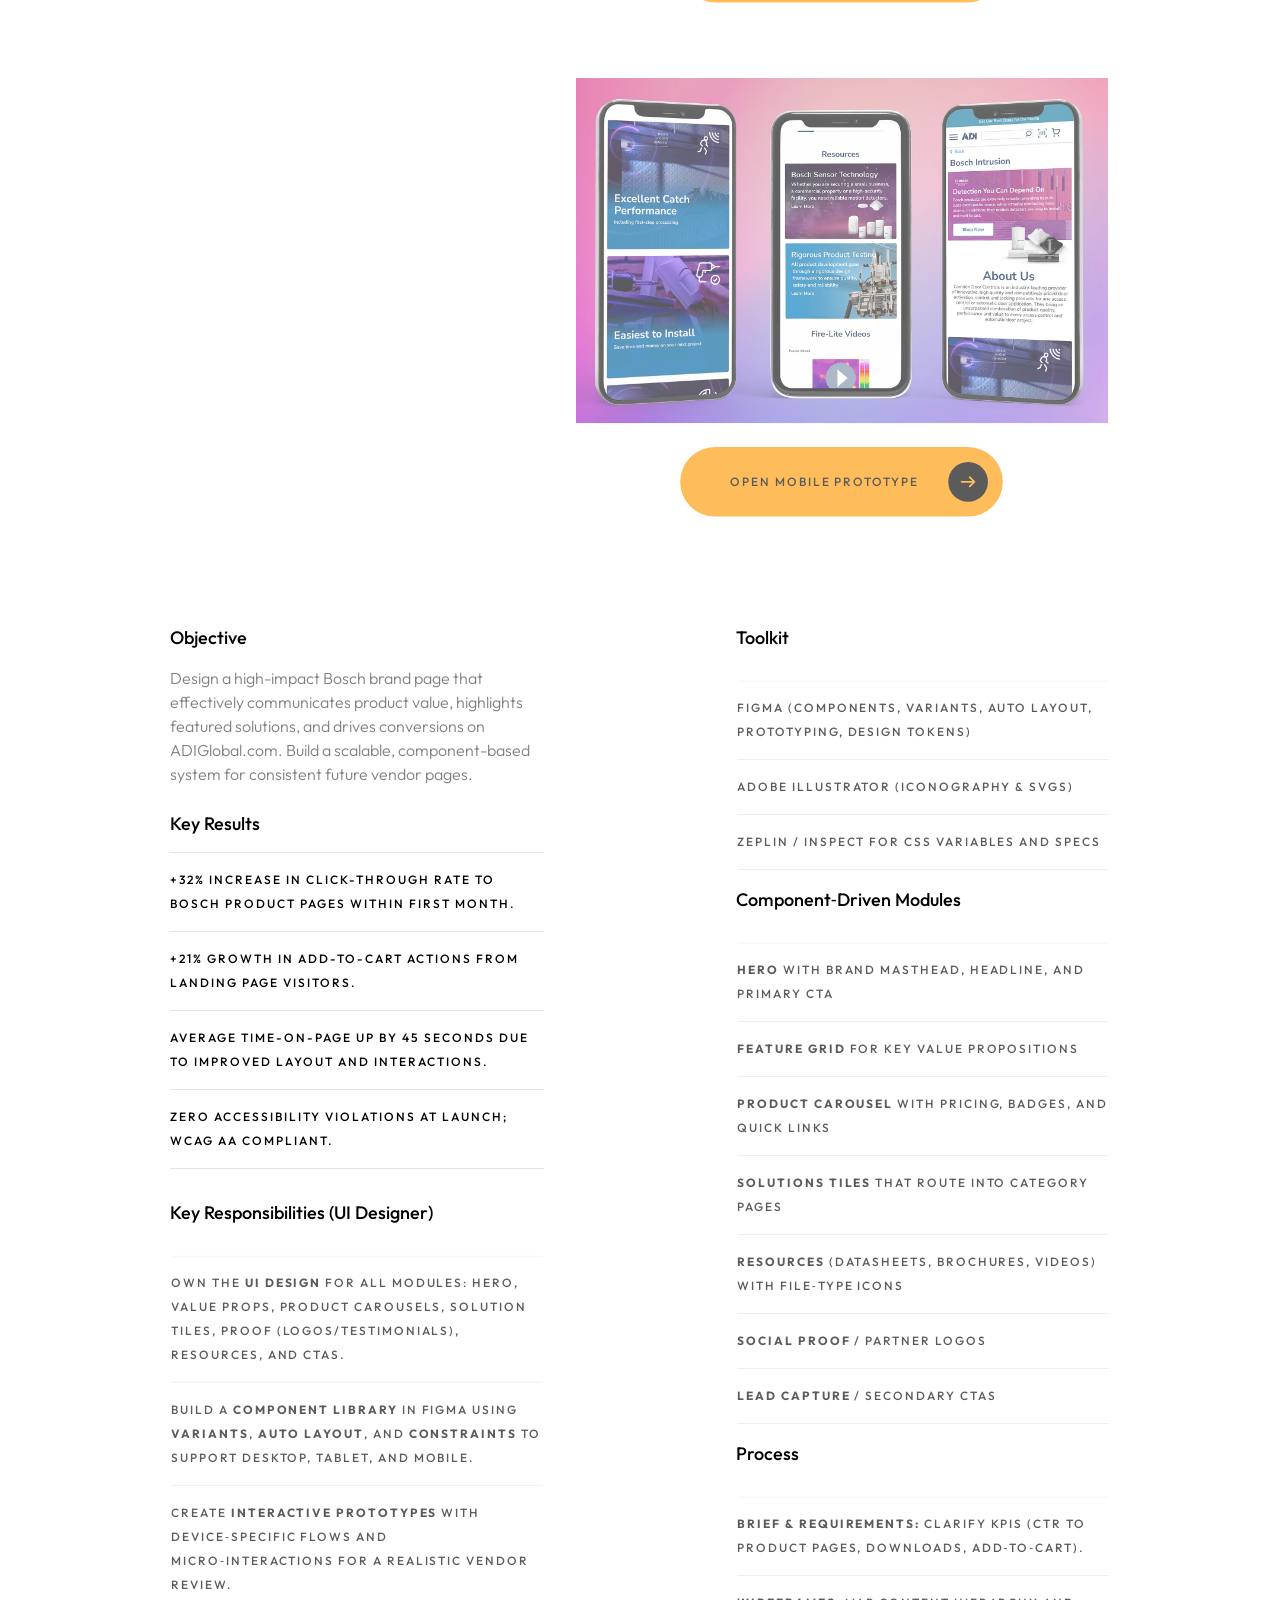
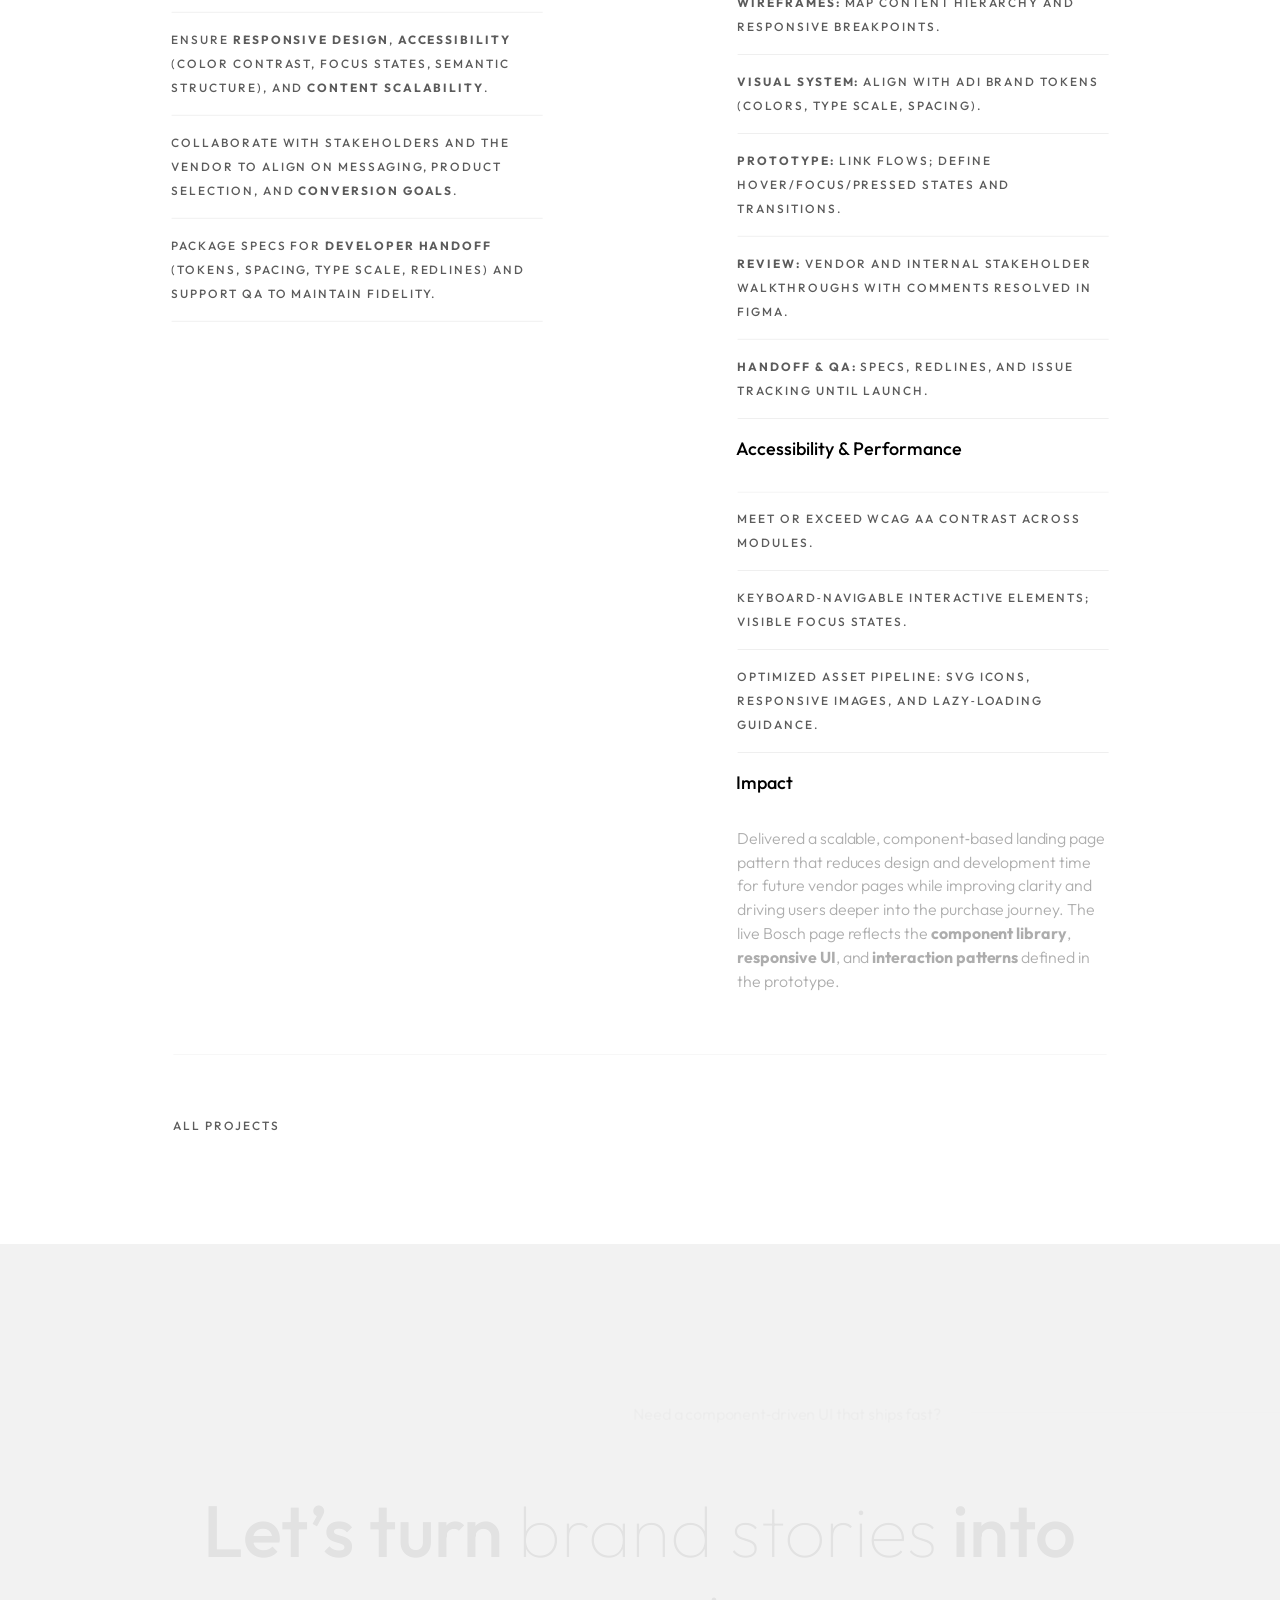
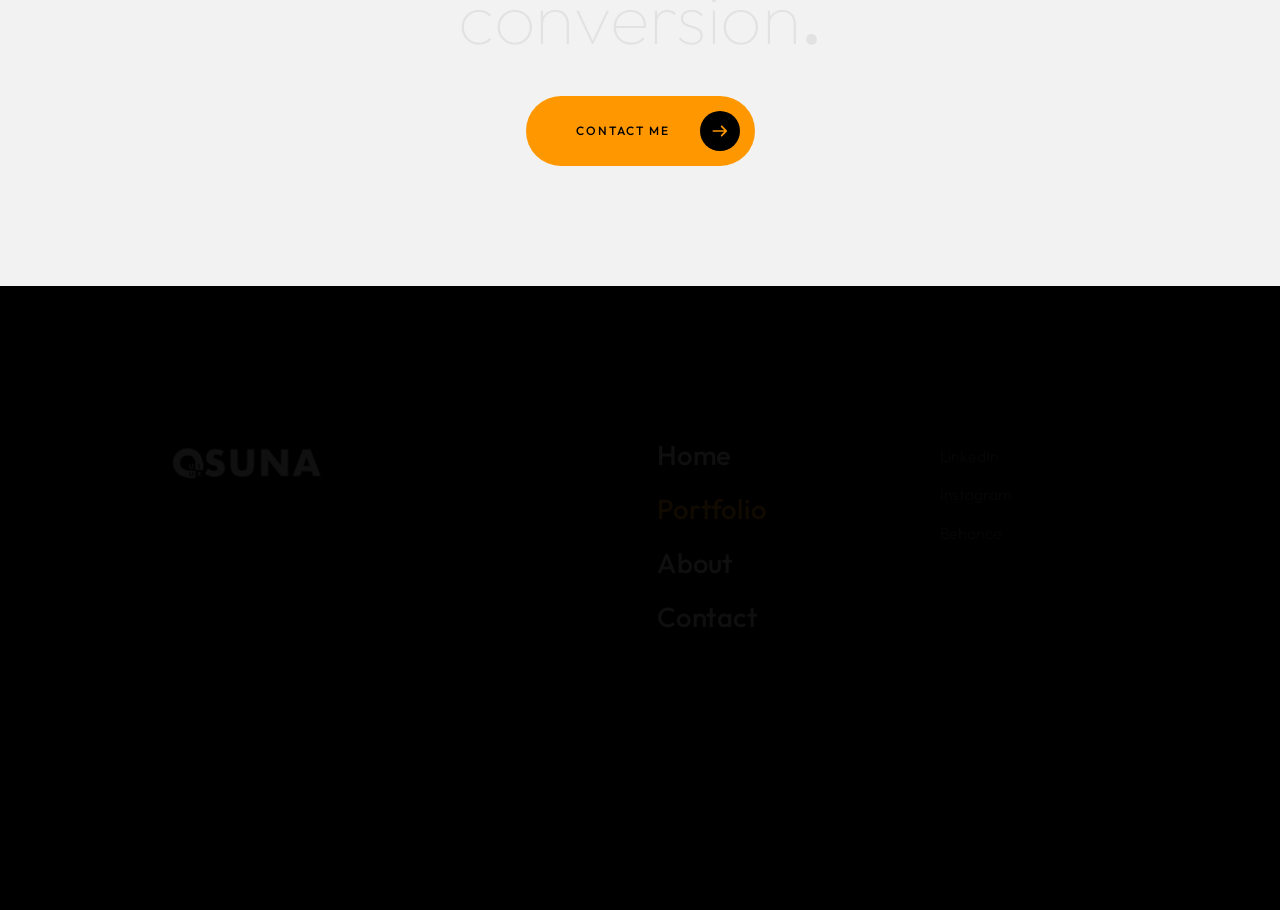
<file: ui-design.html>
<!DOCTYPE html>
<html lang="zxx">
  <head>
    <meta charset="UTF-8" />
    <meta name="viewport" content="width=device-width, initial-scale=1.0" />
    <meta http-equiv="X-UA-Compatible" content="ie=edge" />

    <!-- bootstrap grid css -->
    <link rel="stylesheet" href="css/plugins/bootstrap-grid.css" />
    <!-- font awesome css -->
    <link rel="stylesheet" href="css/plugins/font-awesome.min.css" />
    <!-- swiper css -->
    <link rel="stylesheet" href="css/plugins/swiper.min.css" />
    <!-- fancybox css -->
    <link rel="stylesheet" href="css/plugins/fancybox.min.css" />
    <!-- ashley scss -->
    <link rel="stylesheet" href="css/style.css" />
    <!-- page name -->
    <title>Corporate Landing Page UI Design — ADI Global Distribution</title>
    <link rel="icon" type="image/x-icon" href="img/logo/favicon.png" />
  </head>

  <body>
    <!-- wrapper -->
    <div class="mil-wrapper" id="top">
      <!-- cursor -->
      <div class="mil-ball">
        <span class="mil-icon-1">
          <svg viewBox="0 0 128 128">
            <path
              d="M106.1,41.9c-1.2-1.2-3.1-1.2-4.2,0c-1.2,1.2-1.2,3.1,0,4.2L116.8,61H11.2l14.9-14.9c1.2-1.2,1.2-3.1,0-4.2	c-1.2-1.2-3.1-1.2-4.2,0l-20,20c-1.2,1.2-1.2,3.1,0,4.2l20,20c0.6,0.6,1.4,0.9,2.1,0.9s1.5-0.3,2.1-0.9c1.2-1.2,1.2-3.1,0-4.2	L11.2,67h105.5l-14.9,14.9c-1.2,1.2-1.2,3.1,0,4.2c0.6,0.6,1.4,0.9,2.1,0.9s1.5-0.3,2.1-0.9l20-20c1.2-1.2,1.2-3.1,0-4.2L106.1,41.9	z"
            />
          </svg>
        </span>
        <div class="mil-more-text">More</div>
        <div class="mil-choose-text">Сhoose</div>
      </div>
      <!-- cursor end -->

      <!-- preloader -->
      <div class="mil-preloader">
        <div class="mil-preloader-animation">
          <div class="mil-pos-abs mil-animation-1">
            <p class="mil-h3 mil-muted mil-thin">Creative</p>
            <p class="mil-h3 mil-muted">Thoughtful</p>
            <p class="mil-h3 mil-muted mil-thin">Excellence</p>
          </div>
          <div class="mil-pos-abs mil-animation-2">
            <div class="mil-reveal-frame">
              <p class="mil-reveal-box"></p>
              <p class="mil-h3 mil-muted mil-thin">hectorosunadesign.com</p>
            </div>
          </div>
        </div>
      </div>
      <!-- preloader end -->

      <!-- scrollbar progress -->
      <div class="mil-progress-track">
        <div class="mil-progress"></div>
      </div>
      <!-- scrollbar progress end -->

      <!-- menu -->
      <div class="mil-menu-frame">
        <!-- frame clone -->
        <div class="mil-frame-top">
          <a href="index.html" class="mil-logo"
            ><img src="img/logo/logo-menu.svg"
          /></a>
          <div class="mil-menu-btn">
            <span></span>
          </div>
        </div>
        <!-- frame clone end -->
        <div class="container">
          <div class="mil-menu-content">
            <div class="row">
              <div class="col-xl-5">
                <nav class="mil-main-menu" id="swupMenu">
                  <ul>
                    <li class="mil-has-children">
                      <a href="index.html">Homepage</a>
                      <!--
                      <ul>
                        <li><a href="home-1.html">Landing page</a></li>
                        <li><a href="home-2.html">Personal</a></li>
                        <li><a href="portfolio-3.html">Portfolio slider</a></li>
                      </ul>
                    --></li>
                    <li class="mil-has-children  mil-active">
                      <a href="portfolio.html" data-no-swup class="js-menu-parent">Portfolio</a>
                        <ul>
                           <!--<li><a href="portfolio.html">Portfolio</a></li>-->
                          <li><a href="ui-ux-fitnudge.html">UI/UX Design Fitness App</a></li>
                          <li><a href="ux-audit.html">UX Audit eCommerce</a></li>
                          <li><a href="music-streaming-app.html">UX – Music Streaming App</a></li>
                          <li><a href="ui-design.html">Corporate Landing Page UI Design</a></li>
                          <li><a href="ux-user-journey.html">User Journey Map</a></li>
                          <!--<li><a href="newsroom.html">Website Redesign Newsroom</a></li>
                          <li><a href="brand-id.html">Corporate Brands ID</a></li>-->
                          </ul>
                      </li>

                    <li class="mil-has-children">
                      <a href="about.html">About</a>
                      <!--
                      <ul>
                        <li><a href="services.html">Services List</a></li>
                        <li><a href="service.html">Single service</a></li>
                      </ul>
                    --></li>
                    <li class="mil-has-children">
                      <a href="blog.html">Blogs</a>
                      <ul>
                        <li><a href="blog.html">Blog List</a></li>

                        <li>
                          <a href="jony-ive-ux-design.html"
                            >The Design Leader Who Shaped My Path</a
                          >
                        </li>
                        <li>
                          <a href="journey-ui-design.html"
                            >From Culinary Manager to Visual Designer</a
                          >
                        </li>
                      </ul>
                    </li>
                    <!--
                    <li class="mil-has-children">
                      <a href="#.">Other pages</a>
                      <ul>
                        <li><a href="team.html">Team</a></li>
                        <li><a href="contact.html">Contact</a></li>
                        <li><a href="404.html">404</a></li>
                      </ul>
                    </li>
                -->
                  </ul>
                </nav>
              </div>
              <div class="col-xl-7">
                <div class="mil-menu-right-frame">
                  <div class="mil-animation-in">
                    <div class="mil-animation-frame">
                      <div
                        class="mil-animation mil-position-1 mil-scale"
                        data-value-1="2"
                        data-value-2="2"
                      ></div>
                    </div>
                  </div>
                  <div class="mil-menu-right">
                    <div class="row">
                      <!--
                      <div class="col-lg-8 mil-mb-60">
                        <h6 class="mil-muted mil-mb-30">Projects</h6>

                        <ul class="mil-menu-list">
                          <li>
                            <a href="project-1.html" class="mil-light-soft"
                              >Interior design studio</a
                            >
                          </li>
                          <li>
                            <a href="project-2.html" class="mil-light-soft"
                              >Home Security Camera</a
                            >
                          </li>
                          <li>
                            <a href="project-3.html" class="mil-light-soft"
                              >Kemia Honest Skincare</a
                            >
                          </li>
                          <li>
                            <a href="project-4.html" class="mil-light-soft"
                              >Cascade of Lava</a
                            >
                          </li>
                          <li>
                            <a href="project-5.html" class="mil-light-soft"
                              >Air Pro by Molekule</a
                            >
                          </li>
                          <li>
                            <a href="project-6.html" class="mil-light-soft"
                              >Tony's Chocolonely</a
                            >
                          </li>
                        </ul>
                      </div>
                    -->
                      <!--
                      <div class="col-lg-4 mil-mb-60">
                        <h6 class="mil-muted mil-mb-30">Useful links</h6>

                        <ul class="mil-menu-list">
                          <li>
                            <a href="#." class="mil-light-soft"
                              >Privacy Policy</a
                            >
                          </li>
                          <li>
                            <a href="#." class="mil-light-soft"
                              >Terms and conditions</a
                            >
                          </li>
                          <li>
                            <a href="#." class="mil-light-soft"
                              >Cookie Policy</a
                            >
                          </li>
                          <li>
                            <a href="#." class="mil-light-soft">Careers</a>
                          </li>
                        </ul>
                      </div>
-->
                    </div>
                    <div class="mil-divider mil-mb-60"></div>
                    <!--
                    <div class="row justify-content-between">
                      <div class="col-lg-4 mil-mb-60">
                        <h6 class="mil-muted mil-mb-30">Canada</h6>

                        <p class="mil-light-soft mil-up">
                          71 South Los Carneros Road, California
                          <span class="mil-no-wrap">+51 174 705 812</span>
                        </p>
                      </div>
                      <div class="col-lg-4 mil-mb-60">
                        <h6 class="mil-muted mil-mb-30">Germany</h6>

                        <p class="mil-light-soft">
                          Leehove 40, 2678 MC De Lier, Netherlands
                          <span class="mil-no-wrap">+31 174 705 811</span>
                        </p>
                      </div>
                    </div>
                                -->
                  </div>
                </div>
              </div>
            </div>
          </div>
        </div>
      </div>
      <!-- menu -->
      <!-- curtain -->
      <div class="mil-curtain"></div>
      <!-- curtain end -->

      <!-- frame -->
      <div class="mil-frame">
        <div class="mil-frame-top">
          <a href="index.html" class="mil-logo"
            ><img src="img/logo/logo.svg"
          /></a>
          <div class="mil-menu-btn">
            <span></span>
          </div>
        </div>
        <div class="mil-frame-bottom">
          <div class="mil-current-page"></div>
          <div class="mil-back-to-top">
            <a href="#top" class="mil-link mil-dark mil-arrow-place">
              <span>Back to top</span>
            </a>
          </div>
        </div>
      </div>
      <!-- frame end -->

      <!-- content -->
      <div class="mil-content">
        <div id="swupMain" class="mil-main-transition">
          <!-- banner -->
          <div class="mil-inner-banner">
            <div class="mil-banner-content mil-up">
              <div class="mil-animation-frame">
                <div
                  class="mil-animation mil-position-4 mil-dark mil-scale"
                  data-value-1="6"
                  data-value-2="1.4"
                ></div>
              </div>
              <div class="container">
                <ul class="mil-breadcrumbs mil-mb-60">
                  <li><a href="index.html">Homepage</a></li>
                  <li><a href="portfolio.html">Portfolio</a></li>
                  <li><a href="ui-design.html">UI Design</a></li>
                </ul>
                <h1 class="mil-mb-60">Corporate Brand Landing Page <span class="mil-thin">UI Design</span></h1>
                </h1>
                <a
                  href="#project"
                  class="mil-link mil-dark mil-arrow-place mil-down-arrow"
                  ><span>Read more</span></a
                >
              </div>
            </div>
          </div>
          <!-- banner end -->

          <!-- project -->
          <section>
            <div class="container mil-p-120-120" id="project">
              <div class="row justify-content-between mil-mb-120">
                <div class="col-lg-4">
                  <div class="mil-p-0-120">
                    <ul class="mil-service-list mil-dark mil-mb-60">
                      <li class="mil-up">Project: &nbsp;<span class="mil-dark">ADI Global Distribution — Featured Brand Landing Page (Bosch)</span></li>
                      <li class="mil-up">Role: &nbsp;<span class="mil-dark">UI Designer · Interaction Designer · Prototyper</span></li>
                      <li class="mil-up">Date: &nbsp;<span class="mil-dark">2024–2025</span></li>
                      <li class="mil-up">Scope: &nbsp;<span class="mil-dark">Responsive UI, Component Library, Figma Prototyping, Developer Handoff</span></li>
                    </ul>

                    <h5 class="mil-up mil-mb-30">Objective</h5>
                    <p class="mil-up mil-mb-30">Design a conversion‑focused brand landing page that communicates vendor value, showcases featured products, and drives users to shop on <b>ADIGlobal.com</b>. Build with reusable UI components to streamline future brand pages and ensure consistency within the ADI design system.</p>

                    <a data-no-swup href="https://www.figma.com/proto/Ax3tqWkZl6upD4za8Ehj16/Bosch-High-Fidelity-Prototype?page-id=0%3A1&node-id=0-6065&viewport=-1860%2C696%2C0.5&t=Q7EFXq7mdvUc9X1Q-1&scaling=min-zoom&content-scaling=fixed" target="_blank" class="mil-link mil-dark mil-up mil-arrow-place">
                      <span>High-Fidelity Prototype</span>
                    </a>
                     <a data-no-swup href="https://www.adiglobaldistribution.us/catalog/featured-brands/bosch" target="_blank" class="mil-link mil-dark mil-up mil-arrow-place"><span>View Live Page</span></a>
                  </div>
                </div>

                <div class="col-lg-7">
  <!-- Desktop (was clickable-frame) -->
  <div class="mil-up mil-mb-40">
    <div class="mil-image-frame mil-horizontal">
      <img src="img/works/13.jpg" alt="Bosch landing page — desktop high-fidelity prototype" />
    </div><br/>
    <div class="mil-mt-20" style="text-align:center">
      <a
        data-no-swup
        href="https://www.figma.com/proto/Ax3tqWkZl6upD4za8Ehj16/Bosch-High-Fidelity-Prototype?page-id=0%3A1&node-id=0-6065&viewport=-1860%2C696%2C0.5&t=Q7EFXq7mdvUc9X1Q-1&scaling=min-zoom&content-scaling=fixed"
        target="_blank"
        rel="noopener"
        class="mil-button mil-arrow-place"
      >
        <span>Open Desktop Prototype</span>
      </a>
    </div>
  </div><br/><br/><br/>

  <!-- Tablet (was clickable-frame) -->
  <div class="mil-up mil-mb-40">
    <div class="mil-image-frame mil-horizontal">
      <img src="img/works/12.jpg" alt="Bosch landing page — tablet high-fidelity prototype" />
    </div><br/>
    <div class="mil-mt-20" style="text-align:center">
      <a
        data-no-swup
        href="https://www.figma.com/proto/9jcDsuigfJNR1s3DjCasom/Bosch-High-Fidelity-Prototype-Tablet?page-id=0%3A1&node-id=0-6286&viewport=732%2C563%2C0.11&t=Our8pw6rKY6Gvrlr-1&scaling=min-zoom&content-scaling=fixed"
        target="_blank"
        rel="noopener"
        class="mil-button mil-arrow-place"
      >
        <span>Open Tablet Prototype</span>
      </a>
    </div>
  </div><br/><br/><br/>

  <!-- Mobile (was clickable-frame) -->
  <div class="mil-up mil-mb-40">
    <div class="mil-image-frame mil-horizontal">
      <img src="img/works/11.jpg" alt="Bosch landing page — mobile high-fidelity prototype" />
    </div><br/>
    <div class="mil-mt-20" style="text-align:center">
      <a
        data-no-swup
        href="https://www.figma.com/proto/e6EvGSN2X1qZAFo1Bqy3nv/Bosch-High-Fidelity-Prototype-Mobile?page-id=0%3A1&node-id=0-6656&viewport=684%2C377%2C0.11&t=UL9qLNXKIKYoT29V-1&scaling=min-zoom&content-scaling=fixed"
        target="_blank"
        rel="noopener"
        class="mil-button mil-arrow-place"
      >
        <span>Open Mobile Prototype</span>
      </a>
    </div>
  </div>
</div>

              </div>

              <!-- findings -->
              <div class="row justify-content-between">
                <div class="col-lg-5 mil-mb-60">
                  <h6 class="mil-mb-15">Objective</h6>
                  <p>Design a high-impact Bosch brand page that effectively communicates product value, highlights featured solutions, and drives conversions on ADIGlobal.com. Build a scalable, component-based system for consistent future vendor pages.</p>
                  <br/>
                  <h6 class="mil-mb-15">Key Results</h6>
                  <ul class="mil-service-list mil-dark mil-mb-30">
                    <li>+32% increase in click-through rate to Bosch product pages within first month.</li>
                    <li>+21% growth in add-to-cart actions from landing page visitors.</li>
                    <li>Average time-on-page up by 45 seconds due to improved layout and interactions.</li>
                    <li>Zero accessibility violations at launch; WCAG AA compliant.</li>
                  </ul>

                  <h6 class="mil-mb-15">Key Responsibilities (UI Designer)</h6>
                  <ul class="mil-service-list mil-dark mil-mb-60">
                    <li class="mil-up">Own the <b>UI design</b> for all modules: hero, value props, product carousels, solution tiles, proof (logos/testimonials), resources, and CTAs.</li>
                    <li class="mil-up">Build a <b>component library</b> in Figma using <b>variants</b>, <b>Auto Layout</b>, and <b>constraints</b> to support desktop, tablet, and mobile.</li>
                    <li class="mil-up">Create <b>interactive prototypes</b> with device‑specific flows and micro‑interactions for a realistic vendor review.</li>
                    <li class="mil-up">Ensure <b>responsive design</b>, <b>accessibility</b> (color contrast, focus states, semantic structure), and <b>content scalability</b>.</li>
                    <li class="mil-up">Collaborate with stakeholders and the vendor to align on messaging, product selection, and <b>conversion goals</b>.</li>
                    <li class="mil-up">Package specs for <b>developer handoff</b> (tokens, spacing, type scale, redlines) and support QA to maintain fidelity.</li>
                  </ul>
                </div>

                <div class="col-lg-5 mil-mb-60">
                  <h6 class="mil-mb-15">Toolkit</h6>
                  <ul class="mil-service-list mil-dark mil-mb-30">
                    <li class="mil-up">Figma (Components, Variants, Auto Layout, Prototyping, Design Tokens)</li>
                    <li class="mil-up">Adobe Illustrator (iconography & SVGs)</li>
                    <li class="mil-up">Zeplin / Inspect for CSS variables and specs</li>
                  </ul>

                  <h6 class="mil-mb-15">Component‑Driven Modules</h6>
                  <ul class="mil-service-list mil-dark mil-mb-30">
                    <li class="mil-up"><b>Hero</b> with brand masthead, headline, and primary CTA</li>
                      <li class="mil-up"><b>Feature Grid</b> for key value propositions</li>
                      <li class="mil-up"><b>Product Carousel</b> with pricing, badges, and quick links</li>
                      <li class="mil-up"><b>Solutions Tiles</b> that route into category pages</li>
                      <li class="mil-up"><b>Resources</b> (datasheets, brochures, videos) with file‑type icons</li>
                      <li class="mil-up"><b>Social Proof</b> / partner logos</li>
                      <li class="mil-up"><b>Lead Capture</b> / secondary CTAs</li>
                  </ul>
                  <h6 class="mil-mb-15">Process</h6>
                  <ul class="mil-service-list mil-dark mil-mb-30">
                    <li class="mil-up"><b>Brief & Requirements:</b> clarify KPIs (CTR to product pages, downloads, add‑to‑cart).</li>
                    <li class="mil-up"><b>Wireframes:</b> map content hierarchy and responsive breakpoints.</li>
                    <li class="mil-up"><b>Visual System:</b> align with ADI brand tokens (colors, type scale, spacing).</li>
                    <li class="mil-up"><b>Prototype:</b> link flows; define hover/focus/pressed states and transitions.</li>
                    <li class="mil-up"><b>Review:</b> vendor and internal stakeholder walkthroughs with comments resolved in Figma.</li>
                    <li class="mil-up"><b>Handoff & QA:</b> specs, redlines, and issue tracking until launch.</li>
                  </ul>
                  <h6 class="mil-mb-15">Accessibility & Performance</h6>
                  <ul class="mil-service-list mil-dark mil-mb-30">
                   <li class="mil-up">Meet or exceed WCAG AA contrast across modules.</li>
                    <li class="mil-up">Keyboard‑navigable interactive elements; visible focus states.</li>
                    <li class="mil-up">Optimized asset pipeline: SVG icons, responsive images, and lazy‑loading guidance.</li>
                  </ul>
                  <h6 class="mil-mb-15">Impact</h6>
                  <p class="mil-up mil-mb-0">Delivered a scalable, component‑based landing page pattern that reduces design and development time for future vendor pages while improving clarity and driving users deeper into the purchase journey. The live Bosch page reflects the <b>component library</b>, <b>responsive UI</b>, and <b>interaction patterns</b> defined in the prototype.</p>
                </div>
              </div>
              <!-- Works nav -->
              <div class="mil-works-nav mil-up">
                <a href="portfolio.html" class="mil-link mil-dark"><span>All projects</span></a>
              </div>
            </div>
          </section>
          <!-- project end -->

          <!-- call to action -->
          <section class="mil-soft-bg">
            <div class="container mil-p-120-120">
              <div class="row">
                <div class="col-lg-10">
                  <span class="mil-suptitle mil-suptitle-right mil-suptitle-dark mil-up">Need a component‑driven UI that ships fast?</span>
                </div>
              </div>
              <div class="mil-center">
                <h2 class="mil-h1 mil-up">Let’s turn <span class="mil-thin">brand stories</span> into <span class="mil-thin">conversion</span>.</h2>
                <div class="mil-mt-suptitle-offset">
                  <a href="contact.html" class="mil-button mil-arrow-place"><span>Contact Me</span></a>
                </div>
              </div>
            </div>
          </section>
          <!-- call to action end -->

          <!-- footer -->
          <footer class="mil-dark-bg">
            <div class="mi-invert-fix">
              <div class="container mil-p-120-60">
                <div class="row justify-content-between">
                  <div class="col-md-4 col-lg-4 mil-mb-60">
                    <div class="mil-muted mil-logo mil-up mil-mb-30">
                      <img src="img/logo/logo-menu.svg" />
                    </div>

                    <!--<p class="mil-light-soft mil-up mil-mb-30">
                      Subscribe our newsletter:
                    </p>

                    <form class="mil-subscribe-form mil-up">
                      <input type="text" placeholder="Enter our email" />
                      <button
                        type="submit"
                        class="mil-button mil-icon-button-sm mil-arrow-place"
                      ></button>
                    </form>-->
                  </div>
                  <div class="col-md-7 col-lg-6">
                    <div class="row justify-content-end">
                      <div class="col-md-6 col-lg-7">
                        <nav class="mil-footer-menu mil-mb-60">
                          <ul>
                            <li class="mil-up">
                              <a href="index.html">Home</a>
                            </li>
                            <li class="mil-up mil-active">
                              <a href="portfolio.html">Portfolio</a>
                            </li>
                            <li class="mil-up">
                              <a href="about.html">About</a>
                            </li>
                            <li class="mil-up">
                              <a href="contact.html">Contact</a>
                            </li>
                            <li class="mil-up">
                              <a href="blog.html">Blog</a>
                            </li>
                          </ul>
                        </nav>
                      </div>
                      <div class="col-md-6 col-lg-5">
                        <ul class="mil-menu-list mil-up mil-mb-60">
                          <li>
                            <a
                              href="https://www.linkedin.com/in/hector-osuna-570150112/"
                              class="mil-light-soft"
                              target="_blank"
                              >LinkedIn</a
                            >
                          </li>
                          <li>
                            <a
                              href="https://www.instagram.com/pixelosunadesign/"
                              class="mil-light-soft"
                              target="_blank"
                              >Instagram</a
                            >
                          </li>
                          <li>
                            <a
                              href="https://www.behance.net/osunahector"
                              class="mil-light-soft"
                              target="_blank"
                              >Behance</a
                            >
                          </li>
                          <!--<li>
                            <a href="#." class="mil-light-soft">Careers</a>
                          </li>-->
                        </ul>
                      </div>
                    </div>
                  </div>
                </div>

                <div class="row justify-content-between flex-sm-row-reverse">
                  <div class="col-md-7 col-lg-6">
                    <div class="row justify-content-between">
                      <!--
                      <div class="col-md-6 col-lg-5 mil-mb-60">
                        <h6 class="mil-muted mil-up mil-mb-30">Canada</h6>

                        <p class="mil-light-soft mil-up">
                          71 South Los Carneros Road, California
                          <span class="mil-no-wrap">+51 174 705 812</span>
                        </p>
                      </div>
                      -->
                      <!--
                      <div class="col-md-6 col-lg-5 mil-mb-60">
                        <h6 class="mil-muted mil-up mil-mb-30">Germany</h6>

                        <p class="mil-light-soft mil-up">
                          Leehove 40, 2678 MC De Lier, Netherlands
                          <span class="mil-no-wrap">+31 174 705 811</span>
                        </p>
                      </div>
                      -->
                    </div>
                  </div>
                  <div class="col-md-4 col-lg-6 mil-mb-60">
                    <div class="mil-vert-between">
                      <!--
                      <div class="mil-mb-30">
                        <ul class="mil-social-icons mil-up">
                          <li>
                            <a href="#." target="_blank" class="social-icon">
                              <i class="far fa-circle"></i
                            ></a>
                          </li>
                          <li>
                            <a href="#." target="_blank" class="social-icon">
                              <i class="far fa-circle"></i
                            ></a>
                          </li>
                          <li>
                            <a href="#." target="_blank" class="social-icon">
                              <i class="far fa-circle"></i
                            ></a>
                          </li>
                          <li>
                            <a href="#." target="_blank" class="social-icon">
                              <i class="far fa-circle"></i
                            ></a>
                          </li>
                        </ul>
                      </div>-->
                      <p class="mil-light-soft mil-up">
                        © Copyright 2025 - OSUNA Designs. All Rights Reserved.
                      </p>
                    </div>
                  </div>
                </div>
              </div>
            </div>
          </footer>
          <!-- footer end -->

          <!-- hidden elements -->
          <div class="mil-hidden-elements">
            <div class="mil-dodecahedron">
              <div class="mil-pentagon">
                <div></div>
                <div></div>
                <div></div>
                <div></div>
                <div></div>
              </div>
              <div class="mil-pentagon">
                <div></div>
                <div></div>
                <div></div>
                <div></div>
                <div></div>
              </div>
              <div class="mil-pentagon">
                <div></div>
                <div></div>
                <div></div>
                <div></div>
                <div></div>
              </div>
              <div class="mil-pentagon">
                <div></div>
                <div></div>
                <div></div>
                <div></div>
                <div></div>
              </div>
              <div class="mil-pentagon">
                <div></div>
                <div></div>
                <div></div>
                <div></div>
                <div></div>
              </div>
              <div class="mil-pentagon">
                <div></div>
                <div></div>
                <div></div>
                <div></div>
                <div></div>
              </div>
              <div class="mil-pentagon">
                <div></div>
                <div></div>
                <div></div>
                <div></div>
                <div></div>
              </div>
              <div class="mil-pentagon">
                <div></div>
                <div></div>
                <div></div>
                <div></div>
                <div></div>
              </div>
              <div class="mil-pentagon">
                <div></div>
                <div></div>
                <div></div>
                <div></div>
                <div></div>
              </div>
              <div class="mil-pentagon">
                <div></div>
                <div></div>
                <div></div>
                <div></div>
                <div></div>
              </div>
              <div class="mil-pentagon">
                <div></div>
                <div></div>
                <div></div>
                <div></div>
                <div></div>
              </div>
              <div class="mil-pentagon">
                <div></div>
                <div></div>
                <div></div>
                <div></div>
                <div></div>
              </div>
            </div>

            <svg
              xmlns="http://www.w3.org/2000/svg"
              viewBox="0 0 24 24"
              class="mil-arrow"
            >
              <path
                d="M 14 5.3417969 C 13.744125 5.3417969 13.487969 5.4412187 13.292969 5.6367188 L 13.207031 5.7226562 C 12.816031 6.1136563 12.816031 6.7467188 13.207031 7.1367188 L 17.070312 11 L 4 11 C 3.448 11 3 11.448 3 12 C 3 12.552 3.448 13 4 13 L 17.070312 13 L 13.207031 16.863281 C 12.816031 17.254281 12.816031 17.887344 13.207031 18.277344 L 13.292969 18.363281 C 13.683969 18.754281 14.317031 18.754281 14.707031 18.363281 L 20.363281 12.707031 C 20.754281 12.316031 20.754281 11.682969 20.363281 11.292969 L 14.707031 5.6367188 C 14.511531 5.4412187 14.255875 5.3417969 14 5.3417969 z"
              />
            </svg>

            <svg
              width="250"
              viewBox="0 0 300 1404"
              fill="none"
              xmlns="http://www.w3.org/2000/svg"
              class="mil-lines"
            >
              <path
                fill-rule="evenodd"
                clip-rule="evenodd"
                d="M1 892L1 941H299V892C299 809.71 232.29 743 150 743C67.7096 743 1 809.71 1 892ZM0 942H300V892C300 809.157 232.843 742 150 742C67.1573 742 0 809.157 0 892L0 942Z"
                class="mil-move"
              />
              <path
                fill-rule="evenodd"
                clip-rule="evenodd"
                d="M299 146V97L1 97V146C1 228.29 67.7096 295 150 295C232.29 295 299 228.29 299 146ZM300 96L0 96V146C0 228.843 67.1573 296 150 296C232.843 296 300 228.843 300 146V96Z"
                class="mil-move"
              />
              <path
                fill-rule="evenodd"
                clip-rule="evenodd"
                d="M299 1H1V1403H299V1ZM0 0V1404H300V0H0Z"
              />
              <path
                fill-rule="evenodd"
                clip-rule="evenodd"
                d="M150 -4.37115e-08L150 1404L149 1404L149 0L150 -4.37115e-08Z"
              />
              <path
                fill-rule="evenodd"
                clip-rule="evenodd"
                d="M150 1324C232.29 1324 299 1257.29 299 1175C299 1092.71 232.29 1026 150 1026C67.7096 1026 1 1092.71 1 1175C1 1257.29 67.7096 1324 150 1324ZM150 1325C232.843 1325 300 1257.84 300 1175C300 1092.16 232.843 1025 150 1025C67.1573 1025 0 1092.16 0 1175C0 1257.84 67.1573 1325 150 1325Z"
                class="mil-move"
              />
              <path
                fill-rule="evenodd"
                clip-rule="evenodd"
                d="M300 1175H0V1174H300V1175Z"
                class="mil-move"
              />
              <path
                fill-rule="evenodd"
                clip-rule="evenodd"
                d="M150 678C232.29 678 299 611.29 299 529C299 446.71 232.29 380 150 380C67.7096 380 1 446.71 1 529C1 611.29 67.7096 678 150 678ZM150 679C232.843 679 300 611.843 300 529C300 446.157 232.843 379 150 379C67.1573 379 0 446.157 0 529C0 611.843 67.1573 679 150 679Z"
                class="mil-move"
              />
              <path
                fill-rule="evenodd"
                clip-rule="evenodd"
                d="M299 380H1V678H299V380ZM0 379V679H300V379H0Z"
                class="mil-move"
              />
            </svg>
          </div>
          <!-- hidden elements end -->
        </div>
      </div>
      <!-- content -->
    </div>
    <!-- wrapper end -->

    <!-- jQuery js -->
    <script src="js/plugins/jquery.min.js"></script>
    <!-- swup js -->
    <script src="js/plugins/swup.min.js"></script>
    <!-- swiper js -->
    <script src="js/plugins/swiper.min.js"></script>
    <!-- fancybox js -->
    <script src="js/plugins/fancybox.min.js"></script>
    <!-- gsap js -->
    <script src="js/plugins/gsap.min.js"></script>
    <!-- scroll smoother -->
    <script src="js/plugins/smooth-scroll.js"></script>
    <!-- scroll trigger js -->
    <script src="js/plugins/ScrollTrigger.min.js"></script>
    <!-- scroll to js -->
    <script src="js/plugins/ScrollTo.min.js"></script>
    <!-- ashley js -->
    <script src="js/main.js"></script>
  </body>
</html>
</file>
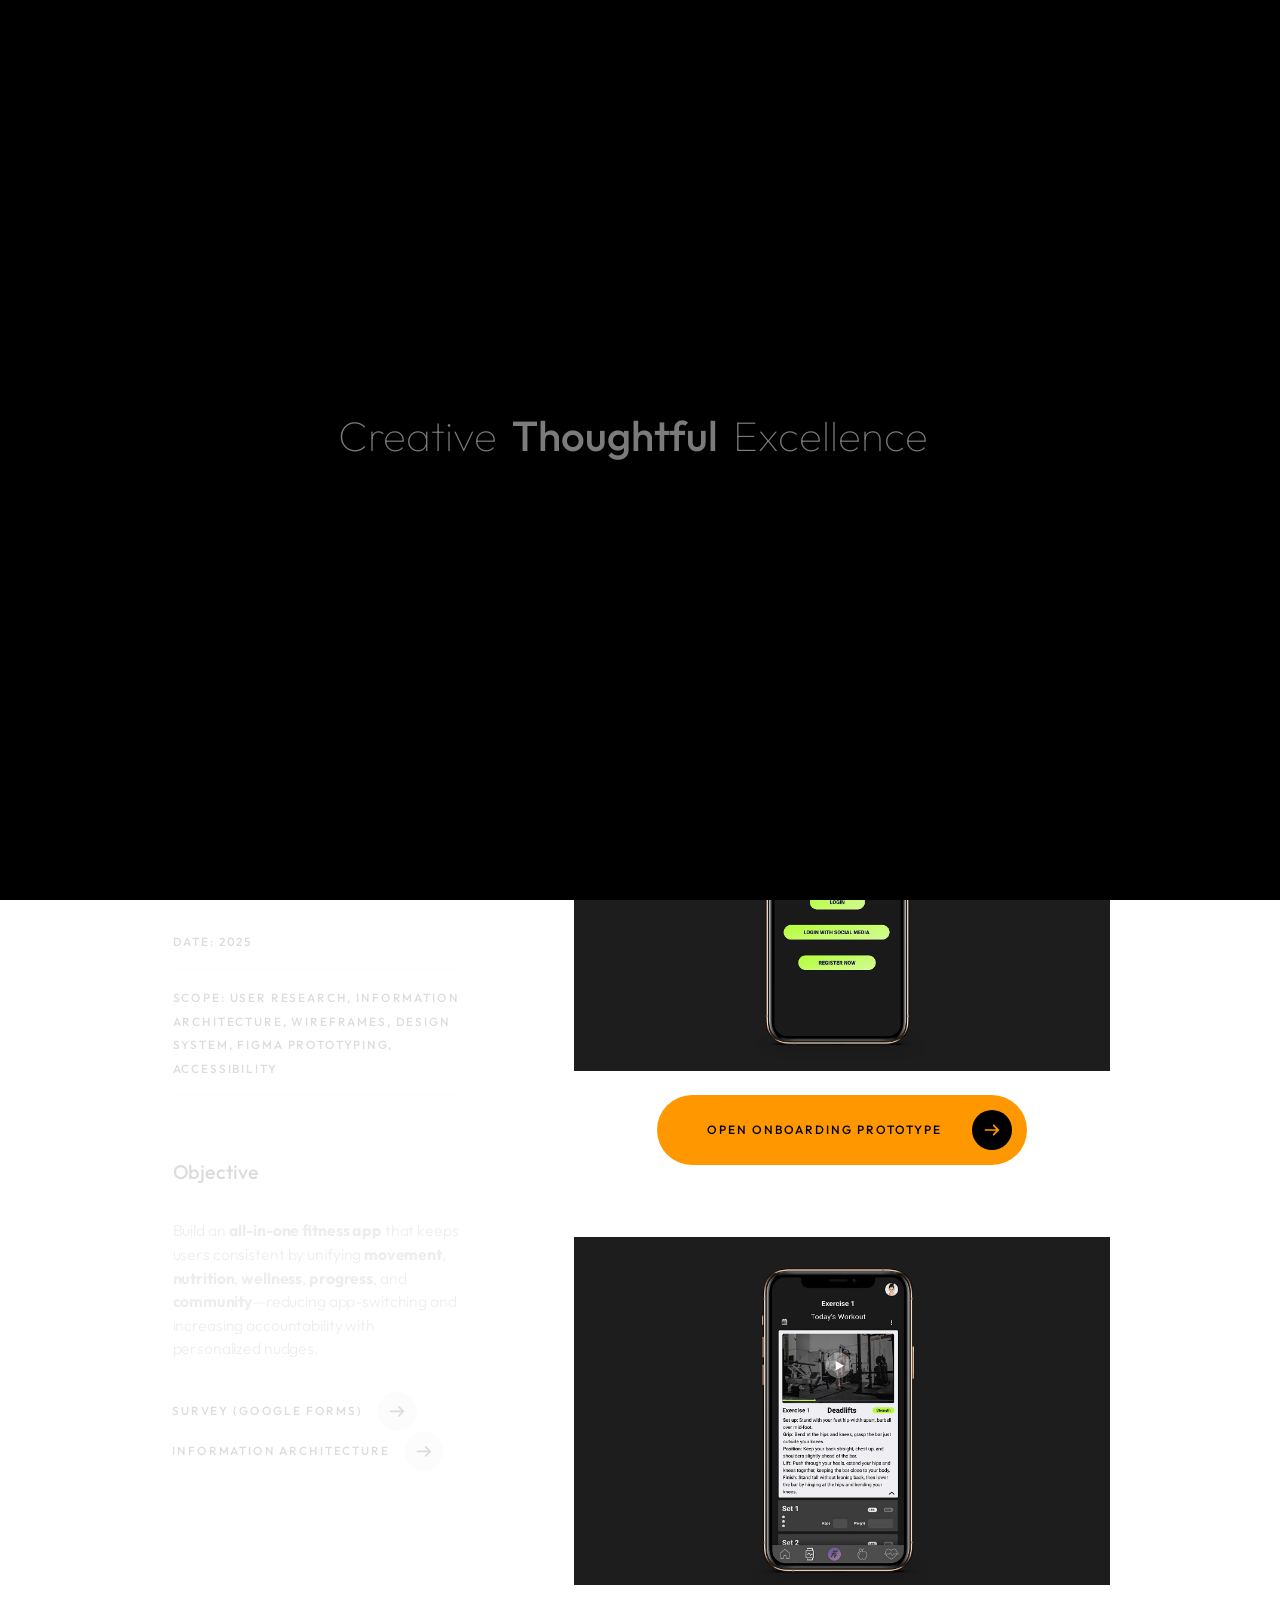
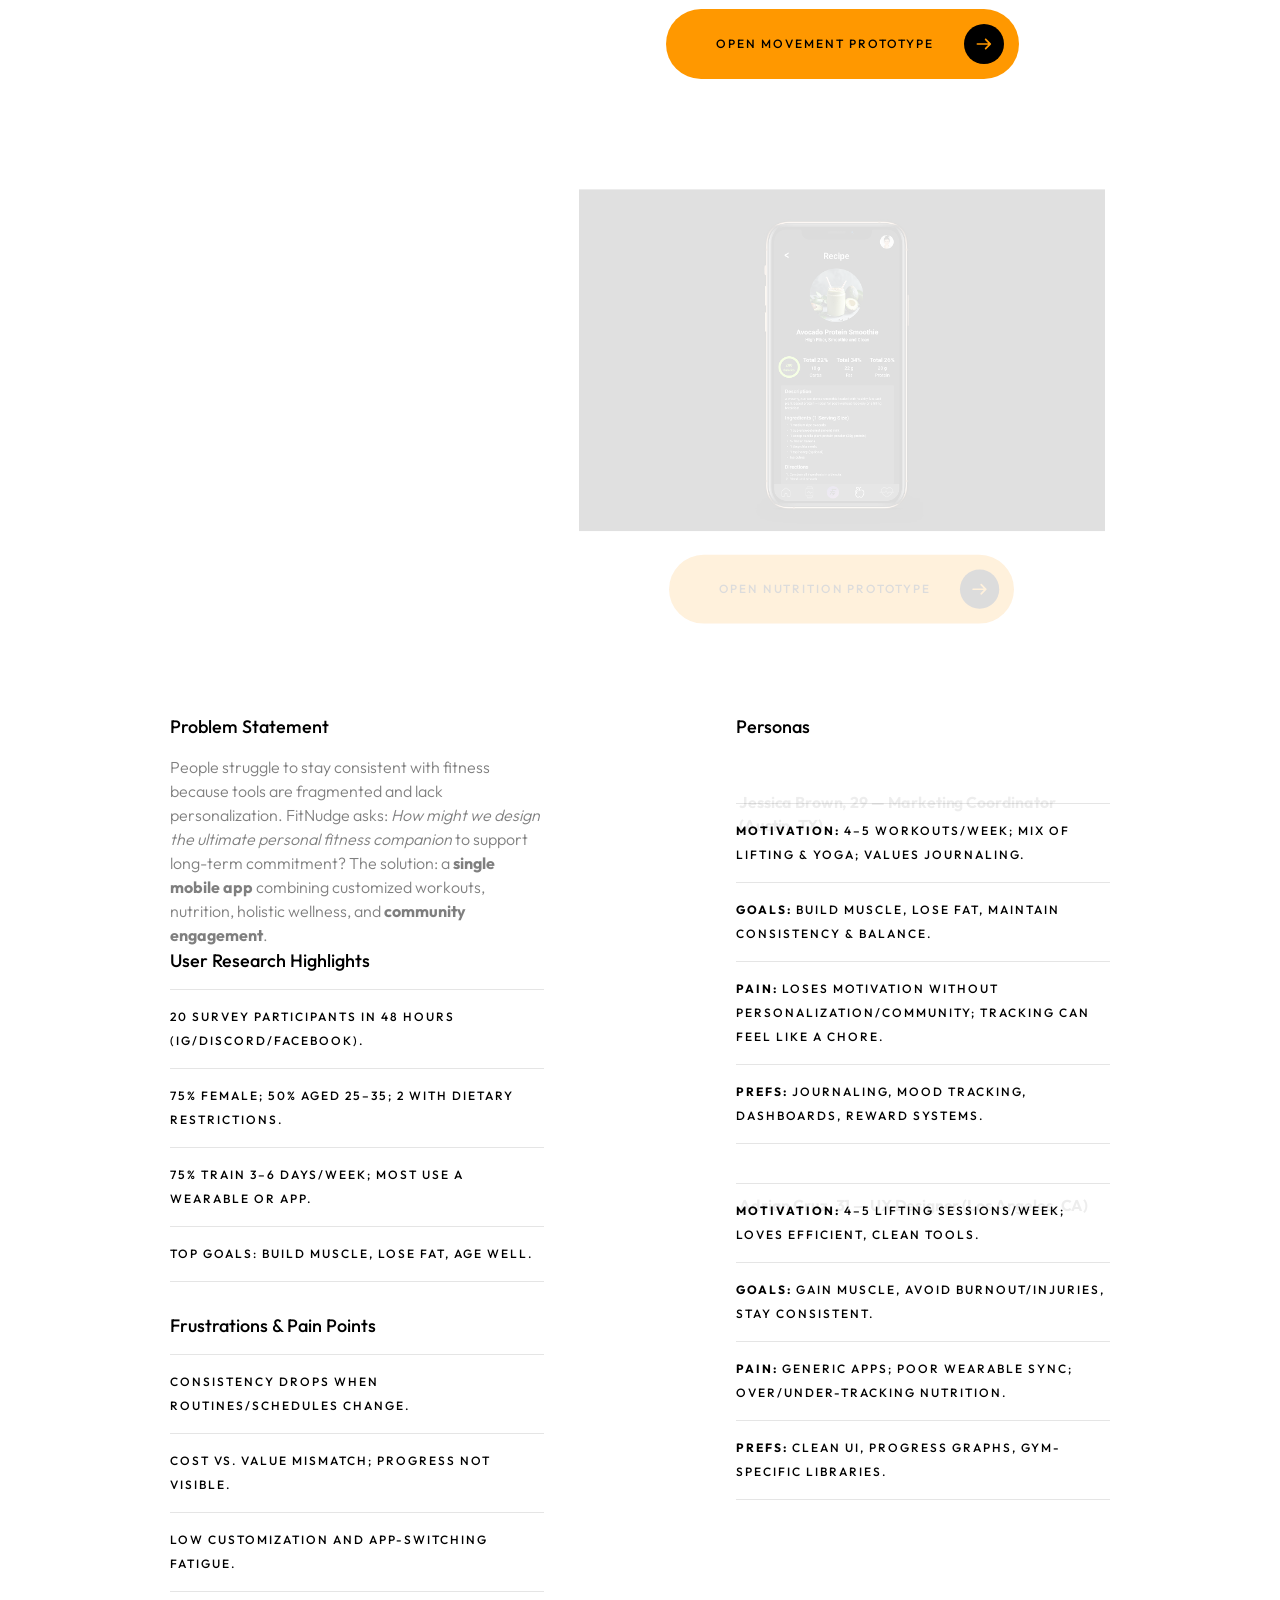
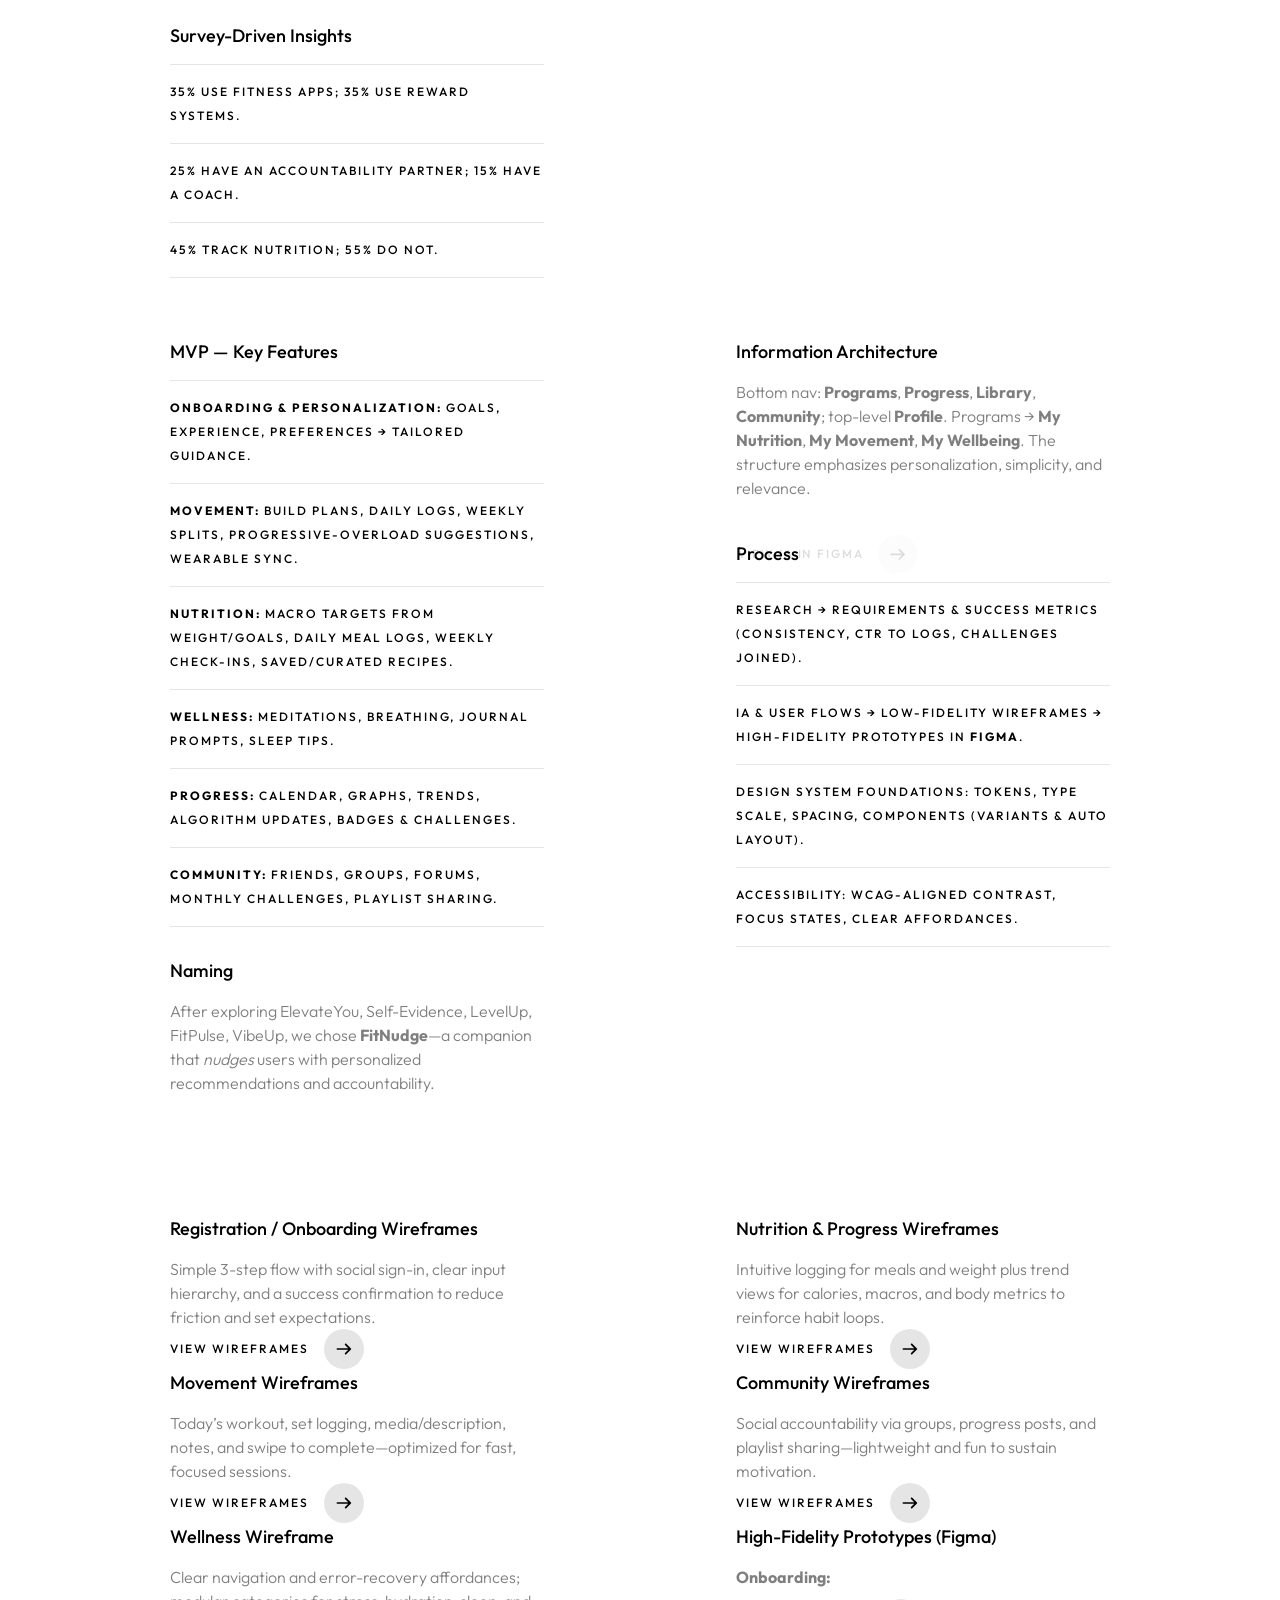
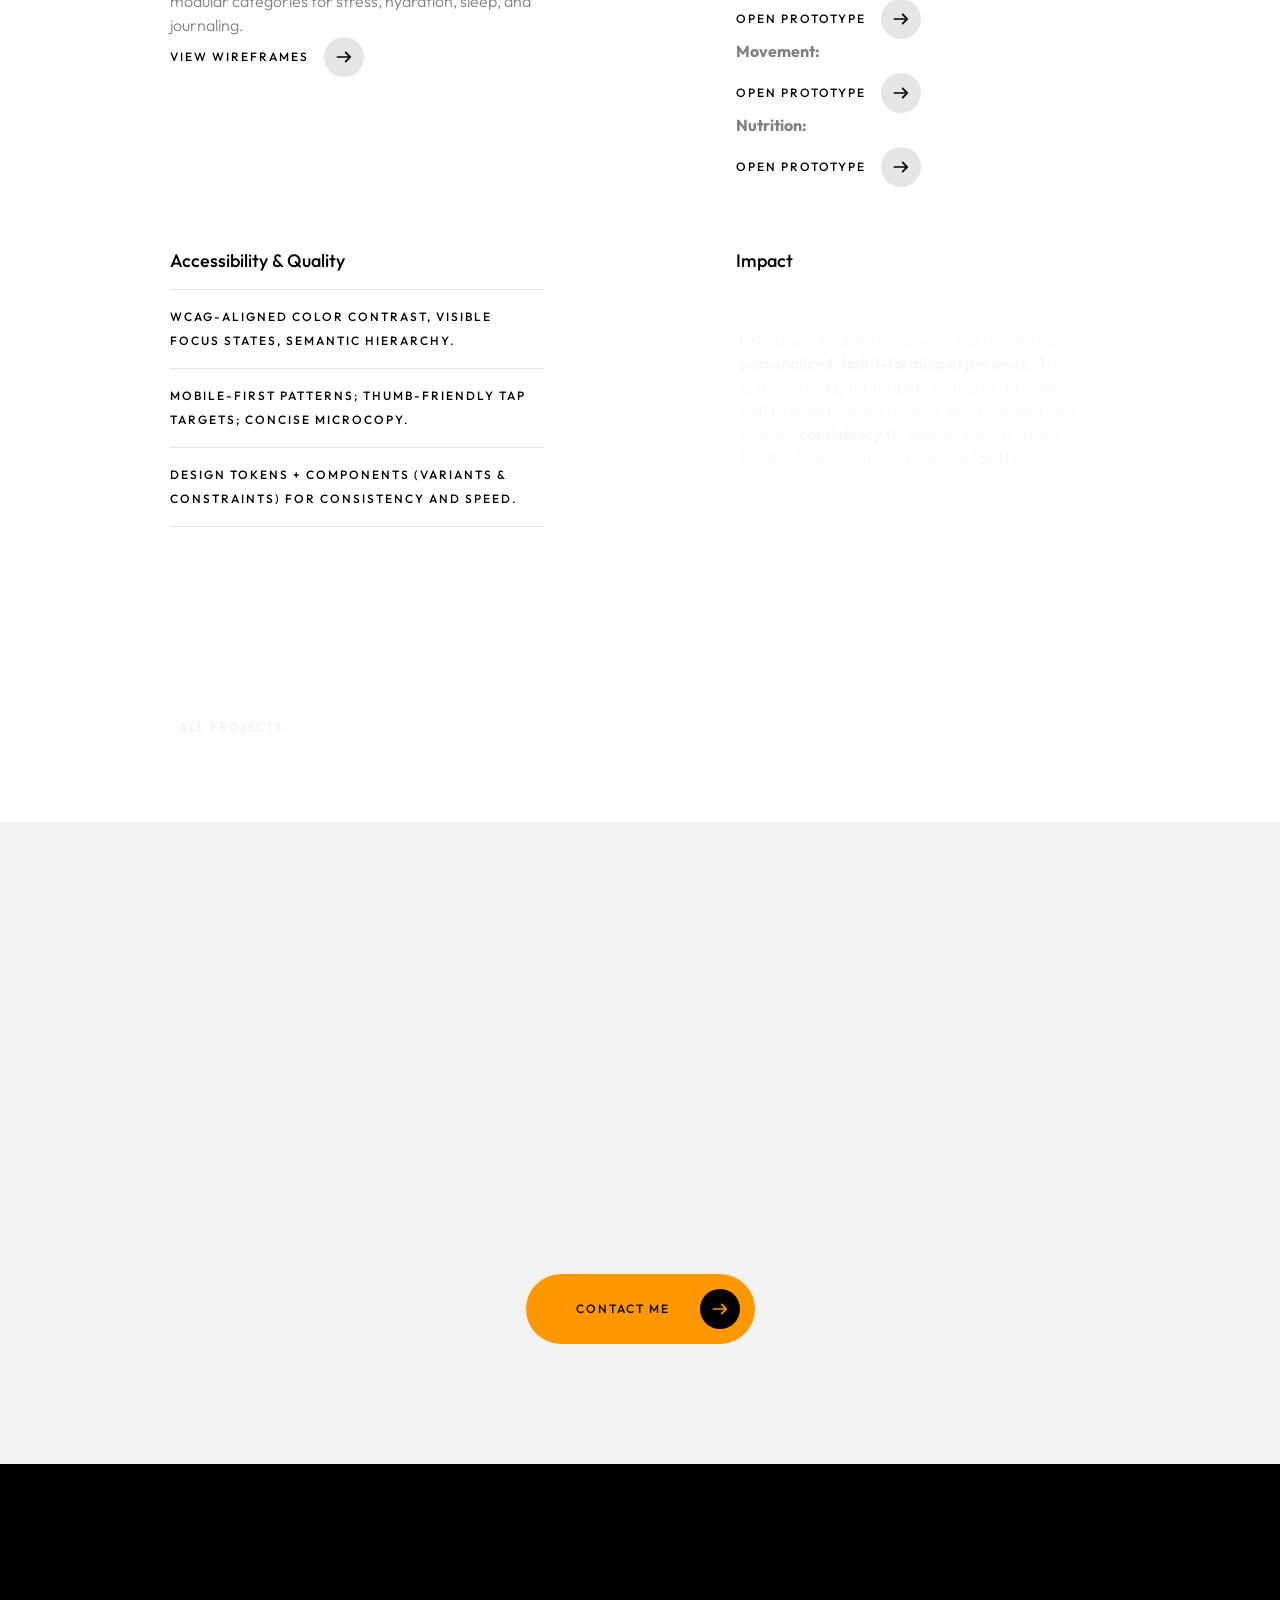
<file: ui-ux-fitnudge.html>
<!DOCTYPE html>
<html lang="zxx">
  <head>
    <meta charset="UTF-8" />
    <meta name="viewport" content="width=device-width, initial-scale=1.0" />
    <meta http-equiv="X-UA-Compatible" content="ie=edge" />

    <!-- bootstrap grid css -->
    <link rel="stylesheet" href="css/plugins/bootstrap-grid.css" />
    <!-- font awesome css -->
    <link rel="stylesheet" href="css/plugins/font-awesome.min.css" />
    <!-- swiper css -->
    <link rel="stylesheet" href="css/plugins/swiper.min.css" />
    <!-- fancybox css -->
    <link rel="stylesheet" href="css/plugins/fancybox.min.css" />
    <!-- ashley scss -->
    <link rel="stylesheet" href="css/style.css" />
    <!-- page name -->
    <title>FitNudge — Mobile Fitness Companion App (UI/UX Case Study)</title>
    <link
      rel="icon"
      href="img/logo/favicon.png"
      type="image/png"
      sizes="32x32"
    />
    <link rel="icon" href="/favicon.ico" sizes="any" />
    <!-- optional fallback -->
    <link
      rel="apple-touch-icon"
      href="/img/logo/apple-touch-icon.png"
      sizes="180x180"
    />
    <!-- optional iOS -->
  </head>

  <body>
    <!-- wrapper -->
    <div class="mil-wrapper" id="top">
      <!-- cursor -->
      <div class="mil-ball">
        <span class="mil-icon-1">
          <svg viewBox="0 0 128 128">
            <path
              d="M106.1,41.9c-1.2-1.2-3.1-1.2-4.2,0c-1.2,1.2-1.2,3.1,0,4.2L116.8,61H11.2l14.9-14.9c1.2-1.2,1.2-3.1,0-4.2	c-1.2-1.2-3.1-1.2-4.2,0l-20,20c-1.2,1.2-1.2,3.1,0,4.2l20,20c0.6,0.6,1.4,0.9,2.1,0.9s1.5-0.3,2.1-0.9c1.2-1.2,1.2-3.1,0-4.2	L11.2,67h105.5l-14.9,14.9c-1.2,1.2-1.2,3.1,0,4.2c0.6,0.6,1.4,0.9,2.1,0.9s1.5-0.3,2.1-0.9l20-20c1.2-1.2,1.2-3.1,0-4.2L106.1,41.9	z"
            />
          </svg>
        </span>
        <div class="mil-more-text">More</div>
        <div class="mil-choose-text">Сhoose</div>
      </div>
      <!-- cursor end -->

      <!-- preloader -->
      <div class="mil-preloader">
        <div class="mil-preloader-animation">
          <div class="mil-pos-abs mil-animation-1">
            <p class="mil-h3 mil-muted mil-thin">Creative</p>
            <p class="mil-h3 mil-muted">Thoughtful</p>
            <p class="mil-h3 mil-muted mil-thin">Excellence</p>
          </div>
          <div class="mil-pos-abs mil-animation-2">
            <div class="mil-reveal-frame">
              <p class="mil-reveal-box"></p>
              <p class="mil-h3 mil-muted mil-thin">hectorosunadesign.com</p>
            </div>
          </div>
        </div>
      </div>
      <!-- preloader end -->

      <!-- scrollbar progress -->
      <div class="mil-progress-track">
        <div class="mil-progress"></div>
      </div>
      <!-- scrollbar progress end -->

      <!-- menu -->
      <div class="mil-menu-frame">
        <!-- frame clone -->
        <div class="mil-frame-top">
          <a href="index.html" class="mil-logo"
            ><img src="img/logo/logo-menu.svg"
          /></a>
          <div class="mil-menu-btn">
            <span></span>
          </div>
        </div>
        <!-- frame clone end -->
        <div class="container">
          <div class="mil-menu-content">
            <div class="row">
              <div class="col-xl-5">
                <nav class="mil-main-menu" id="swupMenu">
                  <ul>
                    <li class="mil-has-children">
                      <a href="index.html">Homepage</a>
                      <!--
                      <ul>
                        <li><a href="home-1.html">Landing page</a></li>
                        <li><a href="home-2.html">Personal</a></li>
                        <li><a href="portfolio-3.html">Portfolio slider</a></li>
                      </ul>
                    --></li>
                    <li class="mil-has-children  mil-active">
                      <a href="portfolio.html" data-no-swup class="js-menu-parent">Portfolio</a>
                        <ul>
                           <li><a href="portfolio.html">Portfolio</a></li>
                          <li><a href="ui-ux-fitnudge.html">UI/UX Design Fitness App</a></li>
                          <li><a href="ux-audit.html">UX Audit eCommerce</a></li>
                          <li><a href="music-streaming-app.html">UX – Music Streaming App</a></li>
                          <li><a href="ui-design.html">Corporate Landing Page UI Design</a></li>
                          <li><a href="ux-user-journey.html">User Journey Map</a></li>
                          <!--<li><a href="newsroom.html">Website Redesign Newsroom</a></li>
                          <li><a href="brand-id.html">Corporate Brands ID</a></li>-->
                          </ul>
                      </li>

                    <li class="mil-has-children">
                      <a href="about.html">About</a>
                      <!--
                      <ul>
                        <li><a href="services.html">Services List</a></li>
                        <li><a href="service.html">Single service</a></li>
                      </ul>
                    --></li>
                    <li class="mil-has-children">
                      <a href="blog.html">Blogs</a>
                      <ul>
                        <li><a href="blog.html">Blog List</a></li>

                        <li>
                          <a href="jony-ive-ux-design.html"
                            >The Design Leader Who Shaped My Path</a
                          >
                        </li>
                        <li>
                          <a href="journey-ui-design.html"
                            >From Culinary Manager to Visual Designer</a
                          >
                        </li>
                      </ul>
                    </li>
                    <!--
                    <li class="mil-has-children">
                      <a href="#.">Other pages</a>
                      <ul>
                        <li><a href="team.html">Team</a></li>
                        <li><a href="contact.html">Contact</a></li>
                        <li><a href="404.html">404</a></li>
                      </ul>
                    </li>
                -->
                  </ul>
                </nav>
              </div>
              <div class="col-xl-7">
                <div class="mil-menu-right-frame">
                  <div class="mil-animation-in">
                    <div class="mil-animation-frame">
                      <div
                        class="mil-animation mil-position-1 mil-scale"
                        data-value-1="2"
                        data-value-2="2"
                      ></div>
                    </div>
                  </div>
                  <div class="mil-menu-right">
                    <div class="row">
                      <!--
                      <div class="col-lg-8 mil-mb-60">
                        <h6 class="mil-muted mil-mb-30">Projects</h6>

                        <ul class="mil-menu-list">
                          <li>
                            <a href="project-1.html" class="mil-light-soft"
                              >Interior design studio</a
                            >
                          </li>
                          <li>
                            <a href="project-2.html" class="mil-light-soft"
                              >Home Security Camera</a
                            >
                          </li>
                          <li>
                            <a href="project-3.html" class="mil-light-soft"
                              >Kemia Honest Skincare</a
                            >
                          </li>
                          <li>
                            <a href="project-4.html" class="mil-light-soft"
                              >Cascade of Lava</a
                            >
                          </li>
                          <li>
                            <a href="project-5.html" class="mil-light-soft"
                              >Air Pro by Molekule</a
                            >
                          </li>
                          <li>
                            <a href="project-6.html" class="mil-light-soft"
                              >Tony's Chocolonely</a
                            >
                          </li>
                        </ul>
                      </div>
                    -->
                      <!--
                      <div class="col-lg-4 mil-mb-60">
                        <h6 class="mil-muted mil-mb-30">Useful links</h6>

                        <ul class="mil-menu-list">
                          <li>
                            <a href="#." class="mil-light-soft"
                              >Privacy Policy</a
                            >
                          </li>
                          <li>
                            <a href="#." class="mil-light-soft"
                              >Terms and conditions</a
                            >
                          </li>
                          <li>
                            <a href="#." class="mil-light-soft"
                              >Cookie Policy</a
                            >
                          </li>
                          <li>
                            <a href="#." class="mil-light-soft">Careers</a>
                          </li>
                        </ul>
                      </div>
-->
                    </div>
                    <div class="mil-divider mil-mb-60"></div>
                    <!--
                    <div class="row justify-content-between">
                      <div class="col-lg-4 mil-mb-60">
                        <h6 class="mil-muted mil-mb-30">Canada</h6>

                        <p class="mil-light-soft mil-up">
                          71 South Los Carneros Road, California
                          <span class="mil-no-wrap">+51 174 705 812</span>
                        </p>
                      </div>
                      <div class="col-lg-4 mil-mb-60">
                        <h6 class="mil-muted mil-mb-30">Germany</h6>

                        <p class="mil-light-soft">
                          Leehove 40, 2678 MC De Lier, Netherlands
                          <span class="mil-no-wrap">+31 174 705 811</span>
                        </p>
                      </div>
                    </div>
                                -->
                  </div>
                </div>
              </div>
            </div>
          </div>
        </div>
      </div>
      <!-- menu -->

      <!-- curtain -->
      <div class="mil-curtain"></div>
      <!-- curtain end -->

      <!-- frame -->
      <div class="mil-frame">
        <div class="mil-frame-top">
          <a href="index.html" class="mil-logo"
            ><img src="img/logo/logo.svg"
          /></a>
          <div class="mil-menu-btn">
            <span></span>
          </div>
        </div>
        <div class="mil-frame-bottom">
          <div class="mil-current-page"></div>
          <div class="mil-back-to-top">
            <a href="#top" class="mil-link mil-dark mil-arrow-place">
              <span>Back to top</span>
            </a>
          </div>
        </div>
      </div>
      <!-- frame end -->

      <!-- content -->
      <div class="mil-content">
        <div id="swupMain" class="mil-main-transition">
          <!-- banner -->
          <div class="mil-inner-banner">
            <div class="mil-banner-content mil-up">
              <div class="mil-animation-frame">
                <div
                  class="mil-animation mil-position-4 mil-dark mil-scale"
                  data-value-1="6"
                  data-value-2="1.4"
                ></div>
              </div>
              <div class="container">
                <ul class="mil-breadcrumbs mil-mb-60">
                  <li><a href="index.html">Homepage</a></li>
                  <li><a href="portfolio.html">Portfolio</a></li>
                  <li>
                    <a href="ui-ux-fitnudge.html">UI/UX Design Fitness App</a>
                  </li>
                </ul>
                <h1 class="mil-mb-60">
                  FitNudge —
                  <span class="mil-thin">All-in-One Fitness App</span>
                  <span class="mil-thin">UI/UX Case Study</span>
                </h1>
                <a
                  href="#project"
                  class="mil-link mil-dark mil-arrow-place mil-down-arrow"
                  ><span>Read more</span></a
                >
              </div>
            </div>
          </div>
          <!-- banner end -->

          <!-- project intro -->
          <section>
            <div class="container mil-p-120-120" id="project">
              <div class="row justify-content-between mil-mb-120">
                <div class="col-lg-4">
                  <div class="mil-p-0-120">
                    <ul class="mil-service-list mil-dark mil-mb-60">
                      <li class="mil-up">
                        Project:&nbsp;<span class="mil-dark"
                          >FitNudge — Mobile Fitness Companion App</span
                        >
                      </li>
                      <li class="mil-up">
                        Role:&nbsp;<span class="mil-dark"
                          >Product Designer · UX Researcher · UI Designer</span
                        >
                      </li>
                      <li class="mil-up">
                        Date:&nbsp;<span class="mil-dark">2025</span>
                      </li>
                      <li class="mil-up">
                        Scope:&nbsp;<span class="mil-dark"
                          >User Research, Information Architecture, Wireframes,
                          Design System, Figma Prototyping, Accessibility</span
                        >
                      </li>
                    </ul>

                    <h5 class="mil-up mil-mb-30">Objective</h5>
                    <p class="mil-up mil-mb-30">
                      Build an <b>all-in-one fitness app</b> that keeps users
                      consistent by unifying <b>movement</b>, <b>nutrition</b>,
                      <b>wellness</b>, <b>progress</b>, and
                      <b>community</b>—reducing app-switching and increasing
                      accountability with personalized nudges.
                    </p>

                    <a
                      data-no-swup
                      href="https://docs.google.com/forms/d/e/1FAIpQLSdjE2DbNEt9vTUiVBuJIlIOG8BJ8LylyXwkp6OnRPtDBx7w9Q/viewform"
                      target="_blank"
                      rel="noopener"
                      class="mil-link mil-dark mil-up mil-arrow-place"
                      ><span>Survey (Google Forms)</span></a
                    >
                    <a
                      data-no-swup
                      href="https://www.figma.com/proto/WpHs1OL1pxvpMgmox3JmTI/Capstone-Proj-Research?page-id=124%3A1046&node-id=124-1047&viewport=1511%2C566%2C0.25&t=n5WUBvrK7TRAKCVX-1&scaling=min-zoom&content-scaling=fixed"
                      target="_blank"
                      rel="noopener"
                      class="mil-link mil-dark mil-up mil-arrow-place"
                      ><span>Information Architecture</span></a
                    >
                  </div>
                </div>

                <div class="col-lg-7">
                  <!-- Showcase 1 -->
                  <div class="mil-up mil-mb-40">
                    <div class="mil-image-frame mil-horizontal">
                      <img
                        src="img/works/15/1.jpg"
                        alt="FitNudge onboarding prototype"
                      />
                    </div>
                    <br />
                    <div class="mil-mt-20" style="text-align: center">
                      <a
                        data-no-swup
                        href="https://www.figma.com/proto/B6Sy3W6D9P41Tn1zrAX3lU/Web---Capstone-Project-Research-Audit-HJO?page-id=35230%3A24087&node-id=35230-24141&viewport=504%2C454%2C0.26&t=nZVIvfUIJ1YbfPdW-1&scaling=scale-down-width&content-scaling=fixed"
                        target="_blank"
                        rel="noopener"
                        class="mil-button mil-arrow-place"
                      >
                        <span>Open Onboarding Prototype</span>
                      </a>
                    </div>
                  </div>
                  <br /><br /><br />

                  <!-- Showcase 2 -->
                  <div class="mil-mt-20" style="text-align: center">
                    <div class="mil-image-frame mil-horizontal">
                      <img
                        src="img/works/15/2.jpg"
                        alt="FitNudge movement prototype"
                      />
                    </div>
                    <br />
                    <div class="mil-mt-20" style="text-align: center">
                      <a
                        data-no-swup
                        href="https://www.figma.com/proto/B6Sy3W6D9P41Tn1zrAX3lU/Web---Capstone-Project-Research-Audit-HJO?page-id=35230%3A25680&node-id=35230-25712&viewport=348%2C60%2C0.25&t=C1TKmtALDPb3HSD3-1&scaling=scale-down-width&content-scaling=fixed"
                        target="_blank"
                        rel="noopener"
                        class="mil-button mil-arrow-place"
                      >
                        <span>Open Movement Prototype</span>
                      </a>
                    </div>
                  </div>
                  <br /><br /><br />

                  <!-- Showcase 3 -->
                  <div class="mil-up mil-mb-40">
                    <div class="mil-image-frame mil-horizontal">
                      <img
                        src="img/works/15/3.jpg"
                        alt="FitNudge nutrition & progress prototype"
                      />
                    </div>
                    <br />
                    <div class="mil-mt-20" style="text-align: center">
                      <a
                        data-no-swup
                        href="https://www.figma.com/proto/B6Sy3W6D9P41Tn1zrAX3lU/Web---Capstone-Project-Research-Audit-HJO?page-id=35230%3A26876&node-id=35230-26921&viewport=225%2C60%2C0.37&t=7U2d2qFyoCdVsE2s-1&scaling=scale-down-width&content-scaling=fixed"
                        target="_blank"
                        rel="noopener"
                        class="mil-button mil-arrow-place"
                      >
                        <span>Open Nutrition Prototype</span>
                      </a>
                    </div>
                  </div>
                </div>
              </div>

              <!-- Problem & Research -->
              <div class="row justify-content-between">
                <div class="col-lg-5 mil-mb-60">
                  <h6 class="mil-mb-15">Problem Statement</h6>
                  <p>
                    People struggle to stay consistent with fitness because
                    tools are fragmented and lack personalization. FitNudge
                    asks:
                    <i
                      >How might we design the ultimate personal fitness
                      companion</i
                    >
                    to support long-term commitment? The solution: a
                    <b>single mobile app</b> combining customized workouts,
                    nutrition, holistic wellness, and
                    <b>community engagement</b>.
                  </p>

                  <h6 class="mil-mb-15 mil-mt-30">User Research Highlights</h6>
                  <ul class="mil-service-list mil-dark mil-mb-30">
                    <li>
                      20 survey participants in 48 hours (IG/Discord/Facebook).
                    </li>
                    <li>
                      75% female; 50% aged 25–35; 2 with dietary restrictions.
                    </li>
                    <li>
                      75% train 3–6 days/week; most use a wearable or app.
                    </li>
                    <li>Top goals: build muscle, lose fat, age well.</li>
                  </ul>

                  <h6 class="mil-mb-15">Frustrations & Pain Points</h6>
                  <ul class="mil-service-list mil-dark mil-mb-30">
                    <li>Consistency drops when routines/schedules change.</li>
                    <li>Cost vs. value mismatch; progress not visible.</li>
                    <li>Low customization and app-switching fatigue.</li>
                  </ul>

                  <h6 class="mil-mb-15">Survey-Driven Insights</h6>
                  <ul class="mil-service-list mil-dark mil-mb-0">
                    <li>35% use fitness apps; 35% use reward systems.</li>
                    <li>
                      25% have an accountability partner; 15% have a coach.
                    </li>
                    <li>45% track nutrition; 55% do not.</li>
                  </ul>
                </div>

                <!-- Personas -->
                <div class="col-lg-5 mil-mb-60">
                  <h6 class="mil-mb-15">Personas</h6>

                  <p class="mil-up">
                    <b
                      >Jessica Brown, 29 — Marketing Coordinator (Austin, TX)</b
                    >
                  </p>
                  <ul class="mil-service-list mil-dark mil-mb-20">
                    <li>
                      <b>Motivation:</b> 4–5 workouts/week; mix of lifting &
                      yoga; values journaling.
                    </li>
                    <li>
                      <b>Goals:</b> Build muscle, lose fat, maintain consistency
                      & balance.
                    </li>
                    <li>
                      <b>Pain:</b> Loses motivation without
                      personalization/community; tracking can feel like a chore.
                    </li>
                    <li>
                      <b>Prefs:</b> Journaling, mood tracking, dashboards,
                      reward systems.
                    </li>
                  </ul>

                  <p class="mil-up">
                    <b>Adrian Cruz, 31 — UX Designer (Los Angeles, CA)</b>
                  </p>
                  <ul class="mil-service-list mil-dark mil-mb-0">
                    <li>
                      <b>Motivation:</b> 4–5 lifting sessions/week; loves
                      efficient, clean tools.
                    </li>
                    <li>
                      <b>Goals:</b> Gain muscle, avoid burnout/injuries, stay
                      consistent.
                    </li>
                    <li>
                      <b>Pain:</b> Generic apps; poor wearable sync;
                      over/under-tracking nutrition.
                    </li>
                    <li>
                      <b>Prefs:</b> Clean UI, progress graphs, gym-specific
                      libraries.
                    </li>
                  </ul>
                </div>
              </div>

              <!-- MVP Features -->
              <div class="row justify-content-between mil-mb-60">
                <div class="col-lg-5 mil-mb-60">
                  <h6 class="mil-mb-15">MVP — Key Features</h6>
                  <ul class="mil-service-list mil-dark mil-mb-30">
                    <li>
                      <b>Onboarding & Personalization:</b> goals, experience,
                      preferences → tailored guidance.
                    </li>
                    <li>
                      <b>Movement:</b> build plans, daily logs, weekly splits,
                      progressive-overload suggestions, wearable sync.
                    </li>
                    <li>
                      <b>Nutrition:</b> macro targets from weight/goals, daily
                      meal logs, weekly check-ins, saved/curated recipes.
                    </li>
                    <li>
                      <b>Wellness:</b> meditations, breathing, journal prompts,
                      sleep tips.
                    </li>
                    <li>
                      <b>Progress:</b> calendar, graphs, trends, algorithm
                      updates, badges & challenges.
                    </li>
                    <li>
                      <b>Community:</b> friends, groups, forums, monthly
                      challenges, playlist sharing.
                    </li>
                  </ul>

                  <h6 class="mil-mb-15">Naming</h6>
                  <p>
                    After exploring ElevateYou, Self-Evidence, LevelUp,
                    FitPulse, VibeUp, we chose <b>FitNudge</b>—a companion that
                    <em>nudges</em> users with personalized recommendations and
                    accountability.
                  </p>
                </div>

                <!-- IA + Process -->
                <div class="col-lg-5 mil-mb-60">
                  <h6 class="mil-mb-15">Information Architecture</h6>
                  <p>
                    Bottom nav: <b>Programs</b>, <b>Progress</b>,
                    <b>Library</b>, <b>Community</b>; top-level <b>Profile</b>.
                    Programs → <b>My Nutrition</b>, <b>My Movement</b>,
                    <b>My Wellbeing</b>. The structure emphasizes
                    personalization, simplicity, and relevance.
                  </p>
                  <a
                    data-no-swup
                    href="https://www.figma.com/proto/WpHs1OL1pxvpMgmox3JmTI/Capstone-Proj-Research?page-id=124%3A1046&node-id=124-1047&viewport=1511%2C566%2C0.25&t=n5WUBvrK7TRAKCVX-1&scaling=min-zoom&content-scaling=fixed"
                    target="_blank"
                    rel="noopener"
                    class="mil-link mil-dark mil-up mil-arrow-place"
                    ><span>View IA in Figma</span></a
                  >

                  <h6 class="mil-mb-15 mil-mt-30">Process</h6>
                  <ul class="mil-service-list mil-dark mil-mb-0">
                    <li>
                      Research → requirements & success metrics (consistency,
                      CTR to logs, challenges joined).
                    </li>
                    <li>
                      IA & user flows → low-fidelity wireframes → high-fidelity
                      prototypes in <b>Figma</b>.
                    </li>
                    <li>
                      Design system foundations: tokens, type scale, spacing,
                      components (variants & Auto Layout).
                    </li>
                    <li>
                      Accessibility: WCAG-aligned contrast, focus states, clear
                      affordances.
                    </li>
                  </ul>
                </div>
              </div>

              <!-- Wireframes + Prototypes -->
              <div class="row justify-content-between">
                <div class="col-lg-5 mil-mb-60">
                  <h6 class="mil-mb-15">
                    Registration / Onboarding Wireframes
                  </h6>
                  <p>
                    Simple 3-step flow with social sign-in, clear input
                    hierarchy, and a success confirmation to reduce friction and
                    set expectations.
                  </p>
                  <a
                    data-no-swup
                    href="https://www.figma.com/proto/B6Sy3W6D9P41Tn1zrAX3lU/Capstone-Project-Research-Audit-HJO?page-id=35158%3A1646&node-id=35158-1649&viewport=304%2C45%2C0.05&t=Q7dWO42oSVqzuHrM-1&scaling=contain&content-scaling=fixed"
                    target="_blank"
                    rel="noopener"
                    class="mil-link mil-dark mil-arrow-place"
                    ><span>View Wireframes</span></a
                  >

                  <h6 class="mil-mb-15 mil-mt-30">Movement Wireframes</h6>
                  <p>
                    Today’s workout, set logging, media/description, notes, and
                    swipe to complete—optimized for fast, focused sessions.
                  </p>
                  <a
                    data-no-swup
                    href="https://www.figma.com/proto/B6Sy3W6D9P41Tn1zrAX3lU/Capstone-Project-Research-Audit-HJO?page-id=35158%3A1792&node-id=35158-1795&viewport=304%2C45%2C0.05&t=5R1V0k2TybF8RrAX-1&scaling=min-zoom&content-scaling=fixed"
                    target="_blank"
                    rel="noopener"
                    class="mil-link mil-dark mil-arrow-place"
                    ><span>View Wireframes</span></a
                  >

                  <h6 class="mil-mb-15 mil-mt-30">Wellness Wireframe</h6>
                  <p>
                    Clear navigation and error-recovery affordances; modular
                    categories for stress, hydration, sleep, and journaling.
                  </p>
                  <a
                    data-no-swup
                    href="https://www.figma.com/proto/B6Sy3W6D9P41Tn1zrAX3lU/Capstone-Project-Research-Audit-HJO?page-id=35158%3A3464&node-id=35158-3468&viewport=-758%2C-1272%2C0.25&t=P4ISFLA67rUFdprZ-1&scaling=scale-down-width&content-scaling=fixed"
                    target="_blank"
                    rel="noopener"
                    class="mil-link mil-dark mil-arrow-place"
                    ><span>View Wireframes</span></a
                  >
                </div>

                <div class="col-lg-5 mil-mb-60">
                  <h6 class="mil-mb-15">Nutrition & Progress Wireframes</h6>
                  <p>
                    Intuitive logging for meals and weight plus trend views for
                    calories, macros, and body metrics to reinforce habit loops.
                  </p>
                  <a
                    data-no-swup
                    href="https://www.figma.com/proto/B6Sy3W6D9P41Tn1zrAX3lU/Capstone-Project-Research-Audit-HJO?page-id=35158%3A2396&node-id=35158-2399&viewport=118%2C45%2C0.05&t=q4pOqJWZSBzVj8Ed-1&scaling=scale-down-width&content-scaling=fixed"
                    target="_blank"
                    rel="noopener"
                    class="mil-link mil-dark mil-arrow-place"
                    ><span>View Wireframes</span></a
                  >

                  <h6 class="mil-mb-15 mil-mt-30">Community Wireframes</h6>
                  <p>
                    Social accountability via groups, progress posts, and
                    playlist sharing—lightweight and fun to sustain motivation.
                  </p>
                  <a
                    data-no-swup
                    href="https://www.figma.com/proto/B6Sy3W6D9P41Tn1zrAX3lU/Capstone-Project-Research-Audit-HJO?page-id=35158%3A3528&node-id=35223-2398&viewport=-109%2C-1015%2C0.13&t=8C4LpfVbCvhWIyf3-1&scaling=scale-down-width&content-scaling=fixed"
                    target="_blank"
                    rel="noopener"
                    class="mil-link mil-dark mil-arrow-place"
                    ><span>View Wireframes</span></a
                  >

                  <h6 class="mil-mb-15 mil-mt-30">
                    High-Fidelity Prototypes (Figma)
                  </h6>
                  <p class="mil-mb-10"><b>Onboarding:</b></p>
                  <a
                    data-no-swup
                    href="https://www.figma.com/proto/B6Sy3W6D9P41Tn1zrAX3lU/Web---Capstone-Project-Research-Audit-HJO?page-id=35230%3A24087&node-id=35230-24141&viewport=504%2C454%2C0.26&t=nZVIvfUIJ1YbfPdW-1&scaling=scale-down-width&content-scaling=fixed"
                    target="_blank"
                    rel="noopener"
                    class="mil-link mil-dark mil-arrow-place"
                    ><span>Open Prototype</span></a
                  >
                  <p class="mil-mt-20 mil-mb-10"><b>Movement:</b></p>
                  <a
                    data-no-swup
                    href="https://www.figma.com/proto/B6Sy3W6D9P41Tn1zrAX3lU/Web---Capstone-Project-Research-Audit-HJO?page-id=35230%3A25680&node-id=35230-25712&viewport=348%2C60%2C0.25&t=C1TKmtALDPb3HSD3-1&scaling=scale-down-width&content-scaling=fixed"
                    target="_blank"
                    rel="noopener"
                    class="mil-link mil-dark mil-arrow-place"
                    ><span>Open Prototype</span></a
                  >
                  <p class="mil-mt-20 mil-mb-10"><b>Nutrition:</b></p>
                  <a
                    data-no-swup
                    href="https://www.figma.com/proto/B6Sy3W6D9P41Tn1zrAX3lU/Web---Capstone-Project-Research-Audit-HJO?page-id=35230%3A26876&node-id=35230-26921&viewport=225%2C60%2C0.37&t=7U2d2qFyoCdVsE2s-1&scaling=scale-down-width&content-scaling=fixed"
                    target="_blank"
                    rel="noopener"
                    class="mil-link mil-dark mil-arrow-place"
                    ><span>Open Prototype</span></a
                  >
                </div>
              </div>

              <!-- Outcome -->
              <div class="row justify-content-between">
                <div class="col-lg-5 mil-mb-60">
                  <h6 class="mil-mb-15">Accessibility & Quality</h6>
                  <ul class="mil-service-list mil-dark mil-mb-30">
                    <li>
                      WCAG-aligned color contrast, visible focus states,
                      semantic hierarchy.
                    </li>
                    <li>
                      Mobile-first patterns; thumb-friendly tap targets; concise
                      microcopy.
                    </li>
                    <li>
                      Design tokens + components (variants & constraints) for
                      consistency and speed.
                    </li>
                  </ul>
                </div>
                <div class="col-lg-5 mil-mb-60">
                  <h6 class="mil-mb-15">Impact</h6>
                  <p class="mil-up mil-mb-0">
                    FitNudge consolidates fragmented tools into a
                    <b>personalized, habit-forming experience</b>. The system is
                    ready for usability testing and iteration—built to scale
                    features, reduce app-switching, and improve
                    <b>consistency</b> through nudges, progress feedback, and
                    community accountability.
                  </p>
                </div>
              </div>

              <!-- Works nav -->
              <div class="mil-works-nav mil-up">
                <a href="portfolio.html" class="mil-link mil-dark"
                  ><span>All projects</span></a
                >
              </div>
            </div>
          </section>
          <!-- project end -->

          <!-- call to action -->
          <section class="mil-soft-bg">
            <div class="container mil-p-120-120">
              <div class="row">
                <div class="col-lg-10">
                  <span
                    class="mil-suptitle mil-suptitle-right mil-suptitle-dark mil-up"
                    >Need research-driven mobile UI that users love?</span
                  >
                </div>
              </div>
              <div class="mil-center">
                <h2 class="mil-h1 mil-up">
                  Let’s turn <span class="mil-thin">fitness goals</span> into
                  <span class="mil-thin">daily habits</span>.
                </h2>
                <div class="mil-mt-suptitle-offset">
                  <a href="contact.html" class="mil-button mil-arrow-place"
                    ><span>Contact Me</span></a
                  >
                </div>
              </div>
            </div>
          </section>
          <!-- call to action end -->

          <!-- footer -->
          <footer class="mil-dark-bg">
            <div class="mi-invert-fix">
              <div class="container mil-p-120-60">
                <div class="row justify-content-between">
                  <div class="col-md-4 col-lg-4 mil-mb-60">
                    <div class="mil-muted mil-logo mil-up mil-mb-30">
                      <img src="img/logo/logo-menu.svg" />
                    </div>

                    <!--<p class="mil-light-soft mil-up mil-mb-30">
                      Subscribe our newsletter:
                    </p>

                    <form class="mil-subscribe-form mil-up">
                      <input type="text" placeholder="Enter our email" />
                      <button
                        type="submit"
                        class="mil-button mil-icon-button-sm mil-arrow-place"
                      ></button>
                    </form>-->
                  </div>
                  <div class="col-md-7 col-lg-6">
                    <div class="row justify-content-end">
                      <div class="col-md-6 col-lg-7">
                        <nav class="mil-footer-menu mil-mb-60">
                          <ul>
                            <li class="mil-up">
                              <a href="index.html">Home</a>
                            </li>
                            <li class="mil-up mil-active">
                              <a href="portfolio.html">Portfolio</a>
                            </li>
                            <li class="mil-up">
                              <a href="about.html">About</a>
                            </li>
                            <li class="mil-up">
                              <a href="contact.html">Contact</a>
                            </li>
                            <li class="mil-up">
                              <a href="blog.html">Blog</a>
                            </li>
                          </ul>
                        </nav>
                      </div>
                      <div class="col-md-6 col-lg-5">
                        <ul class="mil-menu-list mil-up mil-mb-60">
                          <li>
                            <a
                              href="https://www.linkedin.com/in/hector-osuna-570150112/"
                              class="mil-light-soft"
                              target="_blank"
                              >LinkedIn</a
                            >
                          </li>
                          <li>
                            <a
                              href="https://www.instagram.com/pixelosunadesign/"
                              class="mil-light-soft"
                              target="_blank"
                              >Instagram</a
                            >
                          </li>
                          <li>
                            <a
                              href="https://www.behance.net/osunahector"
                              class="mil-light-soft"
                              target="_blank"
                              >Behance</a
                            >
                          </li>
                          <!--<li>
                            <a href="#." class="mil-light-soft">Careers</a>
                          </li>-->
                        </ul>
                      </div>
                    </div>
                  </div>
                </div>

                <div class="row justify-content-between flex-sm-row-reverse">
                  <div class="col-md-7 col-lg-6">
                    <div class="row justify-content-between">
                      <!--
                      <div class="col-md-6 col-lg-5 mil-mb-60">
                        <h6 class="mil-muted mil-up mil-mb-30">Canada</h6>

                        <p class="mil-light-soft mil-up">
                          71 South Los Carneros Road, California
                          <span class="mil-no-wrap">+51 174 705 812</span>
                        </p>
                      </div>
                      -->
                      <!--
                      <div class="col-md-6 col-lg-5 mil-mb-60">
                        <h6 class="mil-muted mil-up mil-mb-30">Germany</h6>

                        <p class="mil-light-soft mil-up">
                          Leehove 40, 2678 MC De Lier, Netherlands
                          <span class="mil-no-wrap">+31 174 705 811</span>
                        </p>
                      </div>
                      -->
                    </div>
                  </div>
                  <div class="col-md-4 col-lg-6 mil-mb-60">
                    <div class="mil-vert-between">
                      <!--
                      <div class="mil-mb-30">
                        <ul class="mil-social-icons mil-up">
                          <li>
                            <a href="#." target="_blank" class="social-icon">
                              <i class="far fa-circle"></i
                            ></a>
                          </li>
                          <li>
                            <a href="#." target="_blank" class="social-icon">
                              <i class="far fa-circle"></i
                            ></a>
                          </li>
                          <li>
                            <a href="#." target="_blank" class="social-icon">
                              <i class="far fa-circle"></i
                            ></a>
                          </li>
                          <li>
                            <a href="#." target="_blank" class="social-icon">
                              <i class="far fa-circle"></i
                            ></a>
                          </li>
                        </ul>
                      </div>-->
                      <p class="mil-light-soft mil-up">
                        © Copyright 2025 - OSUNA Designs. All Rights Reserved.
                      </p>
                    </div>
                  </div>
                </div>
              </div>
            </div>
          </footer>

          <!-- hidden elements -->
          <div class="mil-hidden-elements">
            <div class="mil-dodecahedron">
              <div class="mil-pentagon">
                <div></div>
                <div></div>
                <div></div>
                <div></div>
                <div></div>
              </div>
              <div class="mil-pentagon">
                <div></div>
                <div></div>
                <div></div>
                <div></div>
                <div></div>
              </div>
              <div class="mil-pentagon">
                <div></div>
                <div></div>
                <div></div>
                <div></div>
                <div></div>
              </div>
              <div class="mil-pentagon">
                <div></div>
                <div></div>
                <div></div>
                <div></div>
                <div></div>
              </div>
              <div class="mil-pentagon">
                <div></div>
                <div></div>
                <div></div>
                <div></div>
                <div></div>
              </div>
              <div class="mil-pentagon">
                <div></div>
                <div></div>
                <div></div>
                <div></div>
                <div></div>
              </div>
              <div class="mil-pentagon">
                <div></div>
                <div></div>
                <div></div>
                <div></div>
                <div></div>
              </div>
              <div class="mil-pentagon">
                <div></div>
                <div></div>
                <div></div>
                <div></div>
                <div></div>
              </div>
              <div class="mil-pentagon">
                <div></div>
                <div></div>
                <div></div>
                <div></div>
                <div></div>
              </div>
              <div class="mil-pentagon">
                <div></div>
                <div></div>
                <div></div>
                <div></div>
                <div></div>
              </div>
              <div class="mil-pentagon">
                <div></div>
                <div></div>
                <div></div>
                <div></div>
                <div></div>
              </div>
              <div class="mil-pentagon">
                <div></div>
                <div></div>
                <div></div>
                <div></div>
                <div></div>
              </div>
            </div>

            <svg
              xmlns="http://www.w3.org/2000/svg"
              viewBox="0 0 24 24"
              class="mil-arrow"
            >
              <path
                d="M 14 5.3417969 C 13.744125 5.3417969 13.487969 5.4412187 13.292969 5.6367188 L 13.207031 5.7226562 C 12.816031 6.1136563 12.816031 6.7467188 13.207031 7.1367188 L 17.070312 11 L 4 11 C 3.448 11 3 11.448 3 12 C 3 12.552 3.448 13 4 13 L 17.070312 13 L 13.207031 16.863281 C 12.816031 17.254281 12.816031 17.887344 13.207031 18.277344 L 13.292969 18.363281 C 13.683969 18.754281 14.317031 18.754281 14.707031 18.363281 L 20.363281 12.707031 C 20.754281 12.316031 20.754281 11.682969 20.363281 11.292969 L 14.707031 5.6367188 C 14.511531 5.4412187 14.255875 5.3417969 14 5.3417969 z"
              />
            </svg>

            <svg
              width="250"
              viewBox="0 0 300 1404"
              fill="none"
              xmlns="http://www.w3.org/2000/svg"
              class="mil-lines"
            >
              <path
                fill-rule="evenodd"
                clip-rule="evenodd"
                d="M1 892L1 941H299V892C299 809.71 232.29 743 150 743C67.7096 743 1 809.71 1 892ZM0 942H300V892C300 809.157 232.843 742 150 742C67.1573 742 0 809.157 0 892L0 942Z"
                class="mil-move"
              />
              <path
                fill-rule="evenodd"
                clip-rule="evenodd"
                d="M299 146V97L1 97V146C1 228.29 67.7096 295 150 295C232.29 295 299 228.29 299 146ZM300 96L0 96V146C0 228.843 67.1573 296 150 296C232.843 296 300 228.843 300 146V96Z"
                class="mil-move"
              />
              <path
                fill-rule="evenodd"
                clip-rule="evenodd"
                d="M299 1H1V1403H299V1ZM0 0V1404H300V0H0Z"
              />
              <path
                fill-rule="evenodd"
                clip-rule="evenodd"
                d="M150 -4.37115e-08L150 1404L149 1404L149 0L150 -4.37115e-08Z"
              />
              <path
                fill-rule="evenodd"
                clip-rule="evenodd"
                d="M150 1324C232.29 1324 299 1257.29 299 1175C299 1092.71 232.29 1026 150 1026C67.7096 1026 1 1092.71 1 1175C1 1257.29 67.7096 1324 150 1324ZM150 1325C232.843 1325 300 1257.84 300 1175C300 1092.16 232.843 1025 150 1025C67.1573 1025 0 1092.16 0 1175C0 1257.84 67.1573 1325 150 1325Z"
                class="mil-move"
              />
              <path
                fill-rule="evenodd"
                clip-rule="evenodd"
                d="M300 1175H0V1174H300V1175Z"
                class="mil-move"
              />
              <path
                fill-rule="evenodd"
                clip-rule="evenodd"
                d="M150 678C232.29 678 299 611.29 299 529C299 446.71 232.29 380 150 380C67.7096 380 1 446.71 1 529C1 611.29 67.7096 678 150 678ZM150 679C232.843 679 300 611.843 300 529C300 446.157 232.843 379 150 379C67.1573 379 0 446.157 0 529C0 611.843 67.1573 679 150 679Z"
                class="mil-move"
              />
              <path
                fill-rule="evenodd"
                clip-rule="evenodd"
                d="M299 380H1V678H299V380ZM0 379V679H300V379H0Z"
                class="mil-move"
              />
            </svg>
          </div>
          <!-- hidden elements end -->
        </div>
      </div>
      <!-- content -->
    </div>
    <!-- wrapper end -->

    <!-- jQuery js -->
    <script src="js/plugins/jquery.min.js"></script>
    <!-- swup js -->
    <script src="js/plugins/swup.min.js"></script>
    <!-- swiper js -->
    <script src="js/plugins/swiper.min.js"></script>
    <!-- fancybox js -->
    <script src="js/plugins/fancybox.min.js"></script>
    <!-- gsap js -->
    <script src="js/plugins/gsap.min.js"></script>
    <!-- scroll smoother -->
    <script src="js/plugins/smooth-scroll.js"></script>
    <!-- scroll trigger js -->
    <script src="js/plugins/ScrollTrigger.min.js"></script>
    <!-- scroll to js -->
    <script src="js/plugins/ScrollTo.min.js"></script>
    <!-- ashley js -->
    <script src="js/main.js"></script>
  </body>
</html>
</file>
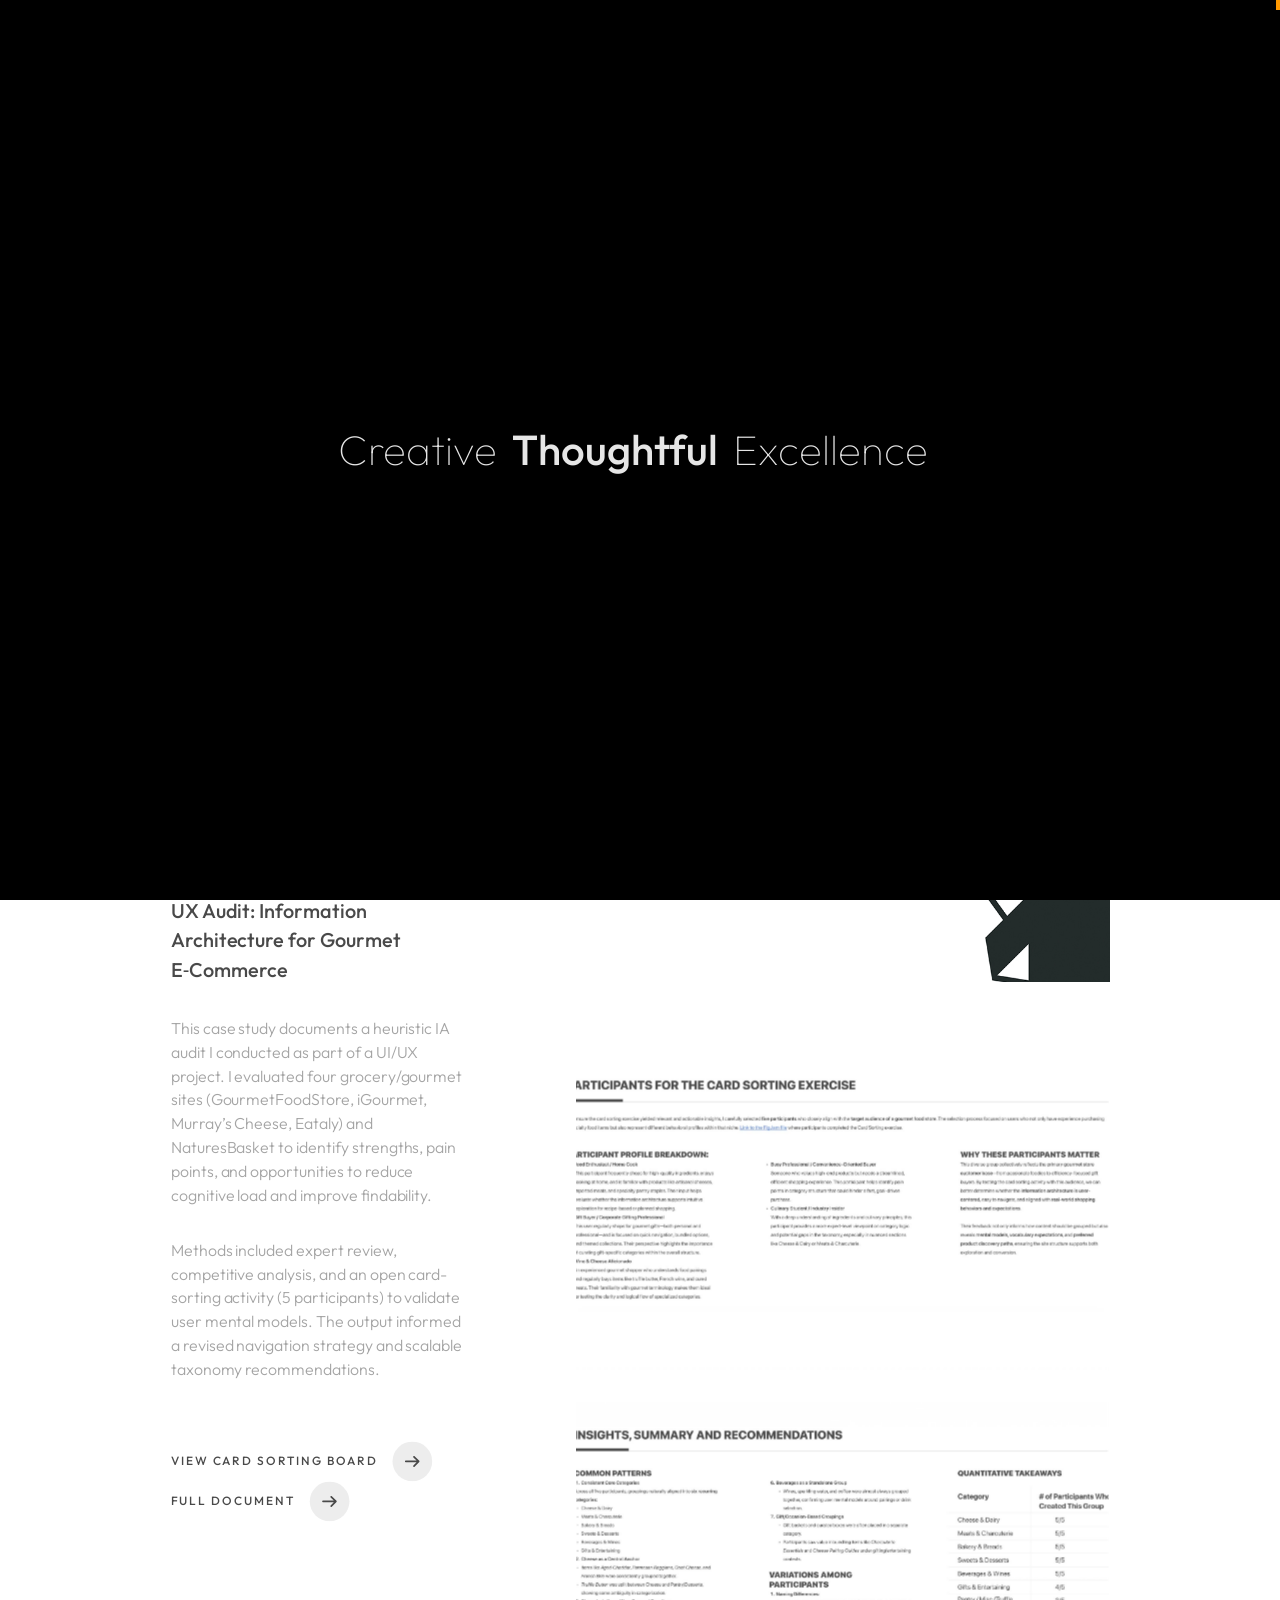
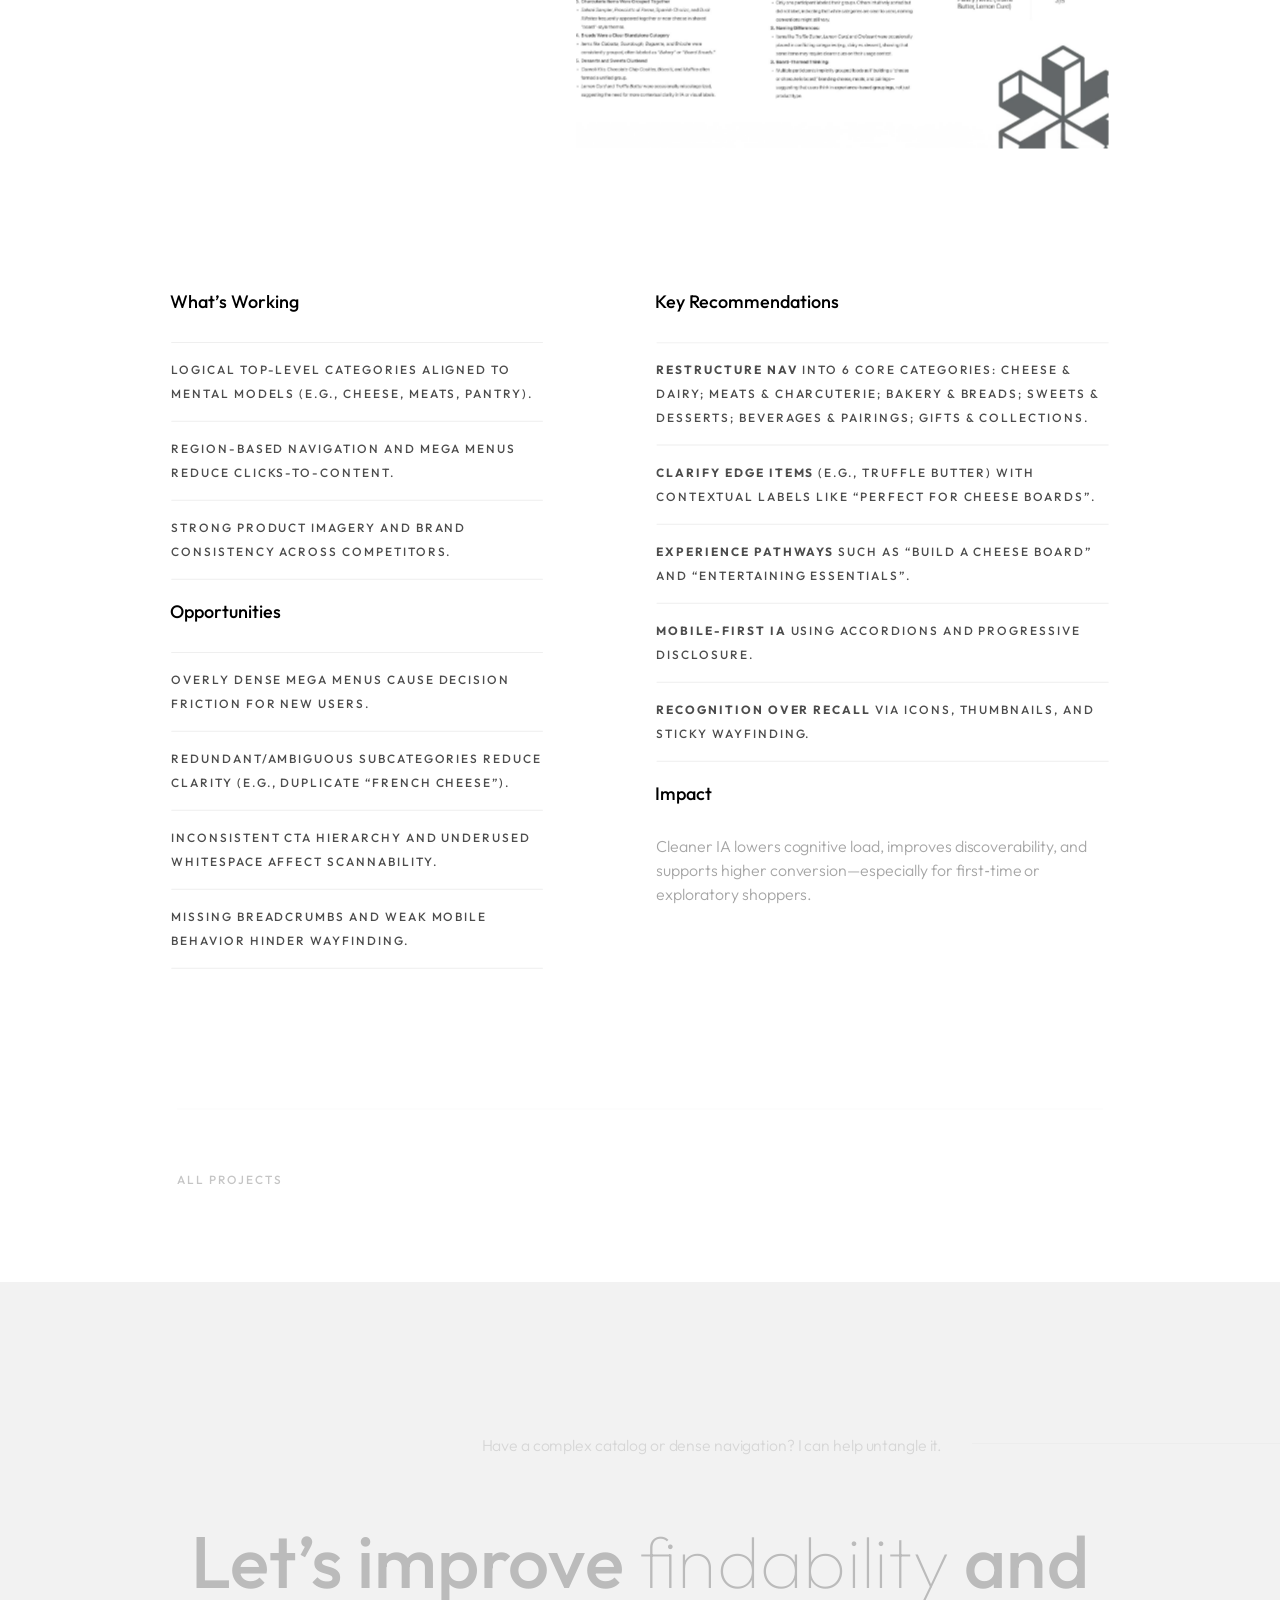
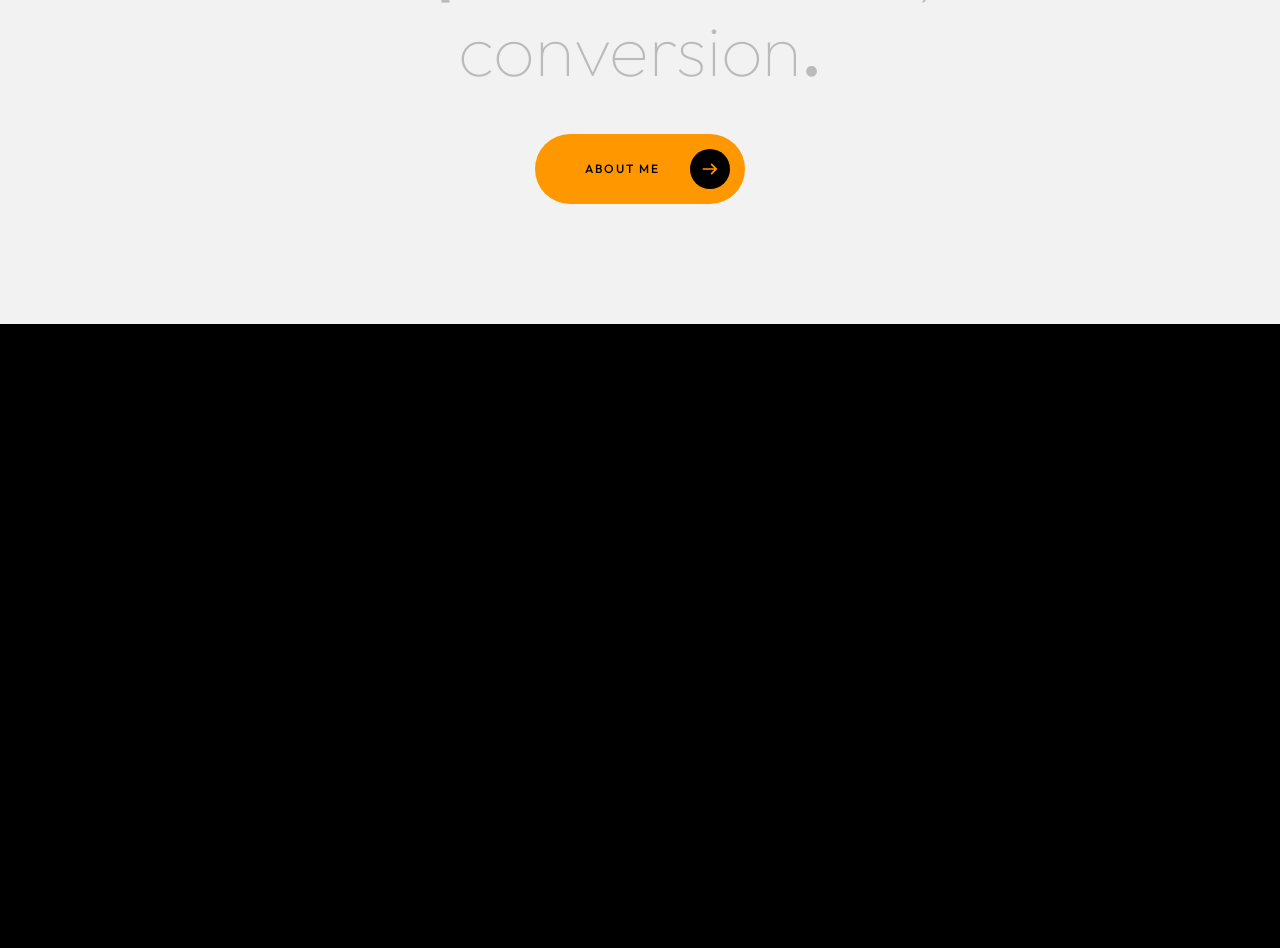
<file: ux-audit.html>
<!DOCTYPE html>
<html lang="zxx">
  <head>
    <meta charset="UTF-8" />
    <meta name="viewport" content="width=device-width, initial-scale=1.0" />
    <meta http-equiv="X-UA-Compatible" content="ie=edge" />

    <!-- bootstrap grid css -->
    <link rel="stylesheet" href="css/plugins/bootstrap-grid.css" />
    <!-- font awesome css -->
    <link rel="stylesheet" href="css/plugins/font-awesome.min.css" />
    <!-- swiper css -->
    <link rel="stylesheet" href="css/plugins/swiper.min.css" />
    <!-- fancybox css -->
    <link rel="stylesheet" href="css/plugins/fancybox.min.css" />
    <!-- ashley scss -->
    <link rel="stylesheet" href="css/style.css" />
    <!-- page name -->
    <title>UI/UX Audit for e-Commerce</title>
    <link rel="icon" type="image/x-icon" href="img/logo/favicon.png" />
  </head>

  <body>
    <!-- wrapper -->
    <div class="mil-wrapper" id="top">
      <!-- cursor -->
      <div class="mil-ball">
        <span class="mil-icon-1">
          <svg viewBox="0 0 128 128">
            <path
              d="M106.1,41.9c-1.2-1.2-3.1-1.2-4.2,0c-1.2,1.2-1.2,3.1,0,4.2L116.8,61H11.2l14.9-14.9c1.2-1.2,1.2-3.1,0-4.2	c-1.2-1.2-3.1-1.2-4.2,0l-20,20c-1.2,1.2-1.2,3.1,0,4.2l20,20c0.6,0.6,1.4,0.9,2.1,0.9s1.5-0.3,2.1-0.9c1.2-1.2,1.2-3.1,0-4.2	L11.2,67h105.5l-14.9,14.9c-1.2,1.2-1.2,3.1,0,4.2c0.6,0.6,1.4,0.9,2.1,0.9s1.5-0.3,2.1-0.9l20-20c1.2-1.2,1.2-3.1,0-4.2L106.1,41.9	z"
            />
          </svg>
        </span>
        <div class="mil-more-text">More</div>
        <div class="mil-choose-text">Сhoose</div>
      </div>
      <!-- cursor end -->

      <!-- preloader -->
      <div class="mil-preloader">
        <div class="mil-preloader-animation">
          <div class="mil-pos-abs mil-animation-1">
            <p class="mil-h3 mil-muted mil-thin">Creative</p>
            <p class="mil-h3 mil-muted">Thoughtful</p>
            <p class="mil-h3 mil-muted mil-thin">Excellence</p>
          </div>
          <div class="mil-pos-abs mil-animation-2">
            <div class="mil-reveal-frame">
              <p class="mil-reveal-box"></p>
              <p class="mil-h3 mil-muted mil-thin">hectorosunadesign.com</p>
            </div>
          </div>
        </div>
      </div>
      <!-- preloader end -->

      <!-- scrollbar progress -->
      <div class="mil-progress-track">
        <div class="mil-progress"></div>
      </div>
      <!-- scrollbar progress end -->

      <!-- menu -->
      <div class="mil-menu-frame">
        <!-- frame clone -->
        <div class="mil-frame-top">
          <a href="index.html" class="mil-logo"
            ><img src="img/logo/logo-menu.svg"
          /></a>
          <div class="mil-menu-btn">
            <span></span>
          </div>
        </div>
        <!-- frame clone end -->
        <div class="container">
          <div class="mil-menu-content">
            <div class="row">
              <div class="col-xl-5">
                <nav class="mil-main-menu" id="swupMenu">
                  <ul>
                    <li class="mil-has-children">
                      <a href="index.html">Homepage</a>
                      <!--
                      <ul>
                        <li><a href="home-1.html">Landing page</a></li>
                        <li><a href="home-2.html">Personal</a></li>
                        <li><a href="portfolio-3.html">Portfolio slider</a></li>
                      </ul>
                    --></li>
                    <li class="mil-has-children mil-active">
                      <a
                        href="portfolio.html"
                        data-no-swup
                        class="js-menu-parent"
                        >Portfolio</a
                      >
                      <ul>
                        <!--<li><a href="portfolio.html">Portfolio</a></li>-->
                        <li>
                          <a href="ui-ux-fitnudge.html"
                            >UI/UX Design Fitness App</a
                          >
                        </li>
                        <li><a href="ux-audit.html">UX Audit eCommerce</a></li>
                        <li>
                          <a href="music-streaming-app.html"
                            >UX – Music Streaming App</a
                          >
                        </li>
                        <li>
                          <a href="ui-design.html"
                            >Corporate Landing Page UI Design</a
                          >
                        </li>
                        <li>
                          <a href="ux-user-journey.html">User Journey Map</a>
                        </li>
                        <!--<li><a href="newsroom.html">Website Redesign Newsroom</a></li>
                          <li><a href="brand-id.html">Corporate Brands ID</a></li>-->
                      </ul>
                    </li>

                    <li class="mil-has-children">
                      <a href="about.html">About</a>
                      <!--
                      <ul>
                        <li><a href="services.html">Services List</a></li>
                        <li><a href="service.html">Single service</a></li>
                      </ul>
                    --></li>
                    <li class="mil-has-children">
                      <a href="blog.html">Blogs</a>
                      <ul>
                        <li><a href="blog.html">Blog List</a></li>

                        <li>
                          <a href="jony-ive-ux-design.html"
                            >The Design Leader Who Shaped My Path</a
                          >
                        </li>
                        <li>
                          <a href="journey-ui-design.html"
                            >From Culinary Manager to Visual Designer</a
                          >
                        </li>
                      </ul>
                    </li>
                    <!--
                    <li class="mil-has-children">
                      <a href="#.">Other pages</a>
                      <ul>
                        <li><a href="team.html">Team</a></li>
                        <li><a href="contact.html">Contact</a></li>
                        <li><a href="404.html">404</a></li>
                      </ul>
                    </li>
                -->
                  </ul>
                </nav>
              </div>
              <div class="col-xl-7">
                <div class="mil-menu-right-frame">
                  <div class="mil-animation-in">
                    <div class="mil-animation-frame">
                      <div
                        class="mil-animation mil-position-1 mil-scale"
                        data-value-1="2"
                        data-value-2="2"
                      ></div>
                    </div>
                  </div>
                  <div class="mil-menu-right">
                    <div class="row">
                      <!--
                      <div class="col-lg-8 mil-mb-60">
                        <h6 class="mil-muted mil-mb-30">Projects</h6>

                        <ul class="mil-menu-list">
                          <li>
                            <a href="project-1.html" class="mil-light-soft"
                              >Interior design studio</a
                            >
                          </li>
                          <li>
                            <a href="project-2.html" class="mil-light-soft"
                              >Home Security Camera</a
                            >
                          </li>
                          <li>
                            <a href="project-3.html" class="mil-light-soft"
                              >Kemia Honest Skincare</a
                            >
                          </li>
                          <li>
                            <a href="project-4.html" class="mil-light-soft"
                              >Cascade of Lava</a
                            >
                          </li>
                          <li>
                            <a href="project-5.html" class="mil-light-soft"
                              >Air Pro by Molekule</a
                            >
                          </li>
                          <li>
                            <a href="project-6.html" class="mil-light-soft"
                              >Tony's Chocolonely</a
                            >
                          </li>
                        </ul>
                      </div>
                    -->
                      <!--
                      <div class="col-lg-4 mil-mb-60">
                        <h6 class="mil-muted mil-mb-30">Useful links</h6>

                        <ul class="mil-menu-list">
                          <li>
                            <a href="#." class="mil-light-soft"
                              >Privacy Policy</a
                            >
                          </li>
                          <li>
                            <a href="#." class="mil-light-soft"
                              >Terms and conditions</a
                            >
                          </li>
                          <li>
                            <a href="#." class="mil-light-soft"
                              >Cookie Policy</a
                            >
                          </li>
                          <li>
                            <a href="#." class="mil-light-soft">Careers</a>
                          </li>
                        </ul>
                      </div>
-->
                    </div>
                    <div class="mil-divider mil-mb-60"></div>
                    <!--
                    <div class="row justify-content-between">
                      <div class="col-lg-4 mil-mb-60">
                        <h6 class="mil-muted mil-mb-30">Canada</h6>

                        <p class="mil-light-soft mil-up">
                          71 South Los Carneros Road, California
                          <span class="mil-no-wrap">+51 174 705 812</span>
                        </p>
                      </div>
                      <div class="col-lg-4 mil-mb-60">
                        <h6 class="mil-muted mil-mb-30">Germany</h6>

                        <p class="mil-light-soft">
                          Leehove 40, 2678 MC De Lier, Netherlands
                          <span class="mil-no-wrap">+31 174 705 811</span>
                        </p>
                      </div>
                    </div>
                                -->
                  </div>
                </div>
              </div>
            </div>
          </div>
        </div>
      </div>
      <!-- menu -->

      <!-- curtain -->
      <div class="mil-curtain"></div>
      <!-- curtain end -->

      <!-- frame -->
      <div class="mil-frame">
        <div class="mil-frame-top">
          <a href="index.html" class="mil-logo"
            ><img src="img/logo/logo.svg"
          /></a>
          <div class="mil-menu-btn">
            <span></span>
          </div>
        </div>
        <div class="mil-frame-bottom">
          <div class="mil-current-page"></div>
          <div class="mil-back-to-top">
            <a href="#top" class="mil-link mil-dark mil-arrow-place">
              <span>Back to top</span>
            </a>
          </div>
        </div>
      </div>
      <!-- frame end -->

      <!-- content -->
      <div class="mil-content">
        <div id="swupMain" class="mil-main-transition">
          <!-- banner -->
          <div class="mil-inner-banner">
            <div class="mil-banner-content mil-up">
              <div class="mil-animation-frame">
                <div
                  class="mil-animation mil-position-4 mil-dark mil-scale"
                  data-value-1="6"
                  data-value-2="1.4"
                ></div>
              </div>
              <div class="container">
                <ul class="mil-breadcrumbs mil-mb-60">
                  <li><a href="index.html">Homepage</a></li>
                  <li><a href="portfolio.html">Portfolio</a></li>
                  <li><a href="ux-audit.html">UX Audit</a></li>
                </ul>
                <h1 class="mil-mb-60">
                  Information Architecture
                  <span class="mil-thin">UX Audit</span>
                </h1>
                <a
                  href="#project"
                  class="mil-link mil-dark mil-arrow-place mil-down-arrow"
                  ><span>Read more</span></a
                >
              </div>
            </div>
          </div>
          <!-- banner end -->

          <!-- project -->
          <section>
            <div class="container mil-p-120-120" id="project">
              <div class="row justify-content-between mil-mb-120">
                <div class="col-lg-4">
                  <div class="mil-p-0-120">
                    <ul class="mil-service-list mil-dark mil-mb-60">
                      <li class="mil-up">
                        Project: &nbsp;<span class="mil-dark"
                          >E‑Commerce IA Audit</span
                        >
                      </li>
                      <li class="mil-up">
                        Role: &nbsp;<span class="mil-dark"
                          >UI/UX Designer — Research & IA</span
                        >
                      </li>
                      <li class="mil-up">
                        Date: &nbsp;<span class="mil-dark">April 2025</span>
                      </li>
                    </ul>

                    <h5 class="mil-up mil-mb-30">
                      UX Audit: Information Architecture for Gourmet E‑Commerce
                    </h5>
                    <p class="mil-up mil-mb-30">
                      This case study documents a heuristic IA audit I conducted
                      as part of a UI/UX project. I evaluated four
                      grocery/gourmet sites (GourmetFoodStore, iGourmet,
                      Murray’s Cheese, Eataly) and NaturesBasket to identify
                      strengths, pain points, and opportunities to reduce
                      cognitive load and improve findability.
                    </p>
                    <p class="mil-up mil-mb-60">
                      Methods included expert review, competitive analysis, and
                      an open card-sorting activity (5 participants) to validate
                      user mental models. The output informed a revised
                      navigation strategy and scalable taxonomy recommendations.
                    </p>

                    <a
                      data-no-swup
                      href="https://www.figma.com/board/dQkeBkveGYeERJNMbZkxY3"
                      target="_blank"
                      class="mil-link mil-dark mil-up mil-arrow-place"
                    >
                      <span>View Card Sorting Board</span>
                    </a>
                    <a
                      data-no-swup
                      href="https://www.figma.com/proto/LQqA4ZKjNE6m1vLoaF42s3/PGP-UXD-Assignment---Module-4?page-id=0%3A1&node-id=19-175&viewport=4491%2C441%2C0.5&t=JYwS24AA5Ltud0CT-1&scaling=contain&content-scaling=fixed"
                      target="_blank"
                      class="mil-link mil-dark mil-up mil-arrow-place"
                    >
                      <span>Full Document</span>
                    </a>
                  </div>
                </div>
                <div class="col-lg-7">
                  <!--First Set of Cards-->
                  <div class="mil-image-frame mil-horizontal mil-up mil-mb-30">
                    <img src="img/works/1.jpg" alt="image" />
                    <a
                      data-fancybox="gallery"
                      data-no-swup
                      href="img/works/1/1.jpg"
                      class="mil-zoom-btn"
                    >
                      <img src="img/icons/zoom.svg" alt="zoom" />
                    </a>
                    <a
                      data-fancybox="gallery"
                      data-no-swup
                      href="img/works/1/2.jpg"
                      style="display: none"
                    ></a>
                    <a
                      data-fancybox="gallery"
                      data-no-swup
                      href="img/works/1/3.jpg"
                      style="display: none"
                    ></a>
                    <a
                      data-fancybox="gallery"
                      data-no-swup
                      href="img/works/1/4.jpg"
                      style="display: none"
                    ></a>
                    <a
                      data-fancybox="gallery"
                      data-no-swup
                      href="img/works/1/5.jpg"
                      style="display: none"
                    ></a>
                    <a
                      data-fancybox="gallery"
                      data-no-swup
                      href="img/works/1/6.jpg"
                      style="display: none"
                    ></a>
                    <a
                      data-fancybox="gallery"
                      data-no-swup
                      href="img/works/1/7.jpg"
                      style="display: none"
                    ></a>
                  </div>
                  <!--End First Set of Cards-->

                  <!--Second Set of Cards-->
                  <div class="mil-image-frame mil-horizontal mil-up mil-mb-30">
                    <img src="img/works/2.jpg" alt="image" />
                    <a
                      data-fancybox="gallery"
                      data-no-swup
                      href="img/works/2/1.jpg"
                      class="mil-zoom-btn"
                    >
                      <img src="img/icons/zoom.svg" alt="zoom" />
                    </a>
                    <a
                      data-fancybox="gallery"
                      data-no-swup
                      href="img/works/2/2.jpg"
                      style="display: none"
                    ></a>
                    <a
                      data-fancybox="gallery"
                      data-no-swup
                      href="img/works/2/3.jpg"
                      style="display: none"
                    ></a>
                    <a
                      data-fancybox="gallery"
                      data-no-swup
                      href="img/works/2/4.jpg"
                      style="display: none"
                    ></a>
                    <a
                      data-fancybox="gallery"
                      data-no-swup
                      href="img/works/2/5.jpg"
                      style="display: none"
                    ></a>
                    <a
                      data-fancybox="gallery"
                      data-no-swup
                      href="img/works/2/6.jpg"
                      style="display: none"
                    ></a>
                  </div>
                  <!--End Second Set of Cards-->
                  <!--Third Set of Cards-->
                  <div class="mil-image-frame mil-horizontal mil-up mil-mb-30">
                    <img src="img/works/3.jpg" alt="image" />
                    <a
                      data-fancybox="gallery"
                      data-no-swup
                      href="img/works/3/1.jpg"
                      class="mil-zoom-btn"
                    >
                      <img src="img/icons/zoom.svg" alt="zoom" />
                    </a>
                    <a
                      data-fancybox="gallery"
                      data-no-swup
                      href="img/works/3/2.jpg"
                      style="display: none"
                    ></a>
                    <a
                      data-fancybox="gallery"
                      data-no-swup
                      href="img/works/3/3.jpg"
                      style="display: none"
                    ></a>
                  </div>
                  <!--End Third Set of Cards-->
                  <!--
                  <div class="mil-image-frame mil-horizontal mil-up mil-mb-30">
                    <img src="img/works/1/3.jpg" alt="image" />
                    <a
                      data-fancybox="gallery"
                      data-no-swup
                      href="img/works/2/2.jpg"
                      class="mil-zoom-btn"
                    >
                      <img src="img/icons/zoom.svg" alt="zoom" />
                    </a>
                  </div>
                  <div class="mil-image-frame mil-horizontal mil-up mil-mb-30">
                    <img src="img/works/1/4.jpg" alt="image" />
                    <a
                      data-fancybox="gallery"
                      data-no-swup
                      href="img/works/2/3.jpg"
                      class="mil-zoom-btn"
                    >
                      <img src="img/icons/zoom.svg" alt="zoom" />
                    </a>
                  </div>
                  <div class="mil-image-frame mil-horizontal mil-up">
                    <img src="img/works/1/5.jpg" alt="image" />
                    <a
                      data-fancybox="gallery"
                      data-no-swup
                      href="img/works/2/4.jpg"
                      class="mil-zoom-btn"
                    >
                      <img src="img/icons/zoom.svg" alt="zoom" />
                    </a>
                  </div>

                --></div>
              </div>

              <!-- findings -->
              <div class="row justify-content-between">
                <div class="col-lg-5 mil-mb-60">
                  <h6 class="mil-mb-15">What’s Working</h6>
                  <ul class="mil-service-list mil-dark mil-mb-30">
                    <li class="mil-up">
                      Logical top-level categories aligned to mental models
                      (e.g., Cheese, Meats, Pantry).
                    </li>
                    <li class="mil-up">
                      Region-based navigation and mega menus reduce
                      clicks-to-content.
                    </li>
                    <li class="mil-up">
                      Strong product imagery and brand consistency across
                      competitors.
                    </li>
                  </ul>
                  <h6 class="mil-mb-15">Opportunities</h6>
                  <ul class="mil-service-list mil-dark mil-mb-60">
                    <li class="mil-up">
                      Overly dense mega menus cause decision friction for new
                      users.
                    </li>
                    <li class="mil-up">
                      Redundant/ambiguous subcategories reduce clarity (e.g.,
                      duplicate “French Cheese”).
                    </li>
                    <li class="mil-up">
                      Inconsistent CTA hierarchy and underused whitespace affect
                      scannability.
                    </li>
                    <li class="mil-up">
                      Missing breadcrumbs and weak mobile behavior hinder
                      wayfinding.
                    </li>
                  </ul>
                </div>
                <div class="col-lg-6 mil-mb-60">
                  <h6 class="mil-mb-15">Key Recommendations</h6>
                  <ul class="mil-service-list mil-dark mil-mb-30">
                    <li class="mil-up">
                      <b>Restructure nav</b> into 6 core categories: Cheese &
                      Dairy; Meats & Charcuterie; Bakery & Breads; Sweets &
                      Desserts; Beverages & Pairings; Gifts & Collections.
                    </li>
                    <li class="mil-up">
                      <b>Clarify edge items</b> (e.g., Truffle Butter) with
                      contextual labels like “Perfect for Cheese Boards”.
                    </li>
                    <li class="mil-up">
                      <b>Experience pathways</b> such as “Build a Cheese Board”
                      and “Entertaining Essentials”.
                    </li>
                    <li class="mil-up">
                      <b>Mobile-first IA</b> using accordions and progressive
                      disclosure.
                    </li>
                    <li class="mil-up">
                      <b>Recognition over recall</b> via icons, thumbnails, and
                      sticky wayfinding.
                    </li>
                  </ul>
                  <h6 class="mil-mb-15">Impact</h6>
                  <p class="mil-up mil-mb-0">
                    Cleaner IA lowers cognitive load, improves discoverability,
                    and supports higher conversion—especially for first‑time or
                    exploratory shoppers.
                  </p>
                </div>
              </div>

              <div class="mil-works-nav mil-up">
                <a href="portfolio.html" class="mil-link mil-dark">
                  <span>All projects</span>
                </a>
              </div>
            </div>
          </section>
          <!-- project end -->

          <!-- call to action -->
          <section class="mil-soft-bg">
            <div class="container mil-p-120-120">
              <div class="row">
                <div class="col-lg-10">
                  <span
                    class="mil-suptitle mil-suptitle-right mil-suptitle-dark mil-up"
                    >Have a complex catalog or dense navigation? I can help
                    untangle it.</span
                  >
                </div>
              </div>
              <div class="mil-center">
                <h2 class="mil-h1 mil-up">
                  Let’s improve <span class="mil-thin">findability</span> and
                  <span class="mil-thin">conversion</span>.
                </h2>
                <div class="mil-mt-suptitle-offset">
                  <a href="about.html" class="mil-button mil-arrow-place"
                    ><span>About me</span></a
                  >
                </div>
              </div>
            </div>
          </section>
          <!-- call to action end -->

          <!-- footer -->
          <footer class="mil-dark-bg">
            <div class="mi-invert-fix">
              <div class="container mil-p-120-60">
                <div class="row justify-content-between">
                  <div class="col-md-4 col-lg-4 mil-mb-60">
                    <div class="mil-muted mil-logo mil-up mil-mb-30">
                      <img src="img/logo/logo-menu.svg" />
                    </div>

                    <!--<p class="mil-light-soft mil-up mil-mb-30">
                      Subscribe our newsletter:
                    </p>

                    <form class="mil-subscribe-form mil-up">
                      <input type="text" placeholder="Enter our email" />
                      <button
                        type="submit"
                        class="mil-button mil-icon-button-sm mil-arrow-place"
                      ></button>
                    </form>-->
                  </div>
                  <div class="col-md-7 col-lg-6">
                    <div class="row justify-content-end">
                      <div class="col-md-6 col-lg-7">
                        <nav class="mil-footer-menu mil-mb-60">
                          <ul>
                            <li class="mil-up">
                              <a href="index.html">Home</a>
                            </li>
                            <li class="mil-up mil-active">
                              <a href="portfolio.html">Portfolio</a>
                            </li>
                            <li class="mil-up">
                              <a href="about.html">About</a>
                            </li>
                            <li class="mil-up">
                              <a href="contact.html">Contact</a>
                            </li>
                            <li class="mil-up">
                              <a href="blog.html">Blog</a>
                            </li>
                          </ul>
                        </nav>
                      </div>
                      <div class="col-md-6 col-lg-5">
                        <ul class="mil-menu-list mil-up mil-mb-60">
                          <li>
                            <a
                              href="https://www.linkedin.com/in/hector-osuna-570150112/"
                              class="mil-light-soft"
                              target="_blank"
                              >LinkedIn</a
                            >
                          </li>
                          <li>
                            <a
                              href="https://www.instagram.com/pixelosunadesign/"
                              class="mil-light-soft"
                              target="_blank"
                              >Instagram</a
                            >
                          </li>
                          <li>
                            <a
                              href="https://www.behance.net/osunahector"
                              class="mil-light-soft"
                              target="_blank"
                              >Behance</a
                            >
                          </li>
                          <!--<li>
                            <a href="#." class="mil-light-soft">Careers</a>
                          </li>-->
                        </ul>
                      </div>
                    </div>
                  </div>
                </div>

                <div class="row justify-content-between flex-sm-row-reverse">
                  <div class="col-md-7 col-lg-6">
                    <div class="row justify-content-between">
                      <!--
                      <div class="col-md-6 col-lg-5 mil-mb-60">
                        <h6 class="mil-muted mil-up mil-mb-30">Canada</h6>

                        <p class="mil-light-soft mil-up">
                          71 South Los Carneros Road, California
                          <span class="mil-no-wrap">+51 174 705 812</span>
                        </p>
                      </div>
                      -->
                      <!--
                      <div class="col-md-6 col-lg-5 mil-mb-60">
                        <h6 class="mil-muted mil-up mil-mb-30">Germany</h6>

                        <p class="mil-light-soft mil-up">
                          Leehove 40, 2678 MC De Lier, Netherlands
                          <span class="mil-no-wrap">+31 174 705 811</span>
                        </p>
                      </div>
                      -->
                    </div>
                  </div>
                  <div class="col-md-4 col-lg-6 mil-mb-60">
                    <div class="mil-vert-between">
                      <!--
                      <div class="mil-mb-30">
                        <ul class="mil-social-icons mil-up">
                          <li>
                            <a href="#." target="_blank" class="social-icon">
                              <i class="far fa-circle"></i
                            ></a>
                          </li>
                          <li>
                            <a href="#." target="_blank" class="social-icon">
                              <i class="far fa-circle"></i
                            ></a>
                          </li>
                          <li>
                            <a href="#." target="_blank" class="social-icon">
                              <i class="far fa-circle"></i
                            ></a>
                          </li>
                          <li>
                            <a href="#." target="_blank" class="social-icon">
                              <i class="far fa-circle"></i
                            ></a>
                          </li>
                        </ul>
                      </div>-->
                      <p class="mil-light-soft mil-up">
                        © Copyright 2025 - OSUNA Designs. All Rights Reserved.
                      </p>
                    </div>
                  </div>
                </div>
              </div>
            </div>
          </footer>
          <!-- footer end -->

          <!-- hidden elements -->
          <div class="mil-hidden-elements">
            <div class="mil-dodecahedron">
              <div class="mil-pentagon">
                <div></div>
                <div></div>
                <div></div>
                <div></div>
                <div></div>
              </div>
              <div class="mil-pentagon">
                <div></div>
                <div></div>
                <div></div>
                <div></div>
                <div></div>
              </div>
              <div class="mil-pentagon">
                <div></div>
                <div></div>
                <div></div>
                <div></div>
                <div></div>
              </div>
              <div class="mil-pentagon">
                <div></div>
                <div></div>
                <div></div>
                <div></div>
                <div></div>
              </div>
              <div class="mil-pentagon">
                <div></div>
                <div></div>
                <div></div>
                <div></div>
                <div></div>
              </div>
              <div class="mil-pentagon">
                <div></div>
                <div></div>
                <div></div>
                <div></div>
                <div></div>
              </div>
              <div class="mil-pentagon">
                <div></div>
                <div></div>
                <div></div>
                <div></div>
                <div></div>
              </div>
              <div class="mil-pentagon">
                <div></div>
                <div></div>
                <div></div>
                <div></div>
                <div></div>
              </div>
              <div class="mil-pentagon">
                <div></div>
                <div></div>
                <div></div>
                <div></div>
                <div></div>
              </div>
              <div class="mil-pentagon">
                <div></div>
                <div></div>
                <div></div>
                <div></div>
                <div></div>
              </div>
              <div class="mil-pentagon">
                <div></div>
                <div></div>
                <div></div>
                <div></div>
                <div></div>
              </div>
              <div class="mil-pentagon">
                <div></div>
                <div></div>
                <div></div>
                <div></div>
                <div></div>
              </div>
            </div>

            <svg
              xmlns="http://www.w3.org/2000/svg"
              viewBox="0 0 24 24"
              class="mil-arrow"
            >
              <path
                d="M 14 5.3417969 C 13.744125 5.3417969 13.487969 5.4412187 13.292969 5.6367188 L 13.207031 5.7226562 C 12.816031 6.1136563 12.816031 6.7467188 13.207031 7.1367188 L 17.070312 11 L 4 11 C 3.448 11 3 11.448 3 12 C 3 12.552 3.448 13 4 13 L 17.070312 13 L 13.207031 16.863281 C 12.816031 17.254281 12.816031 17.887344 13.207031 18.277344 L 13.292969 18.363281 C 13.683969 18.754281 14.317031 18.754281 14.707031 18.363281 L 20.363281 12.707031 C 20.754281 12.316031 20.754281 11.682969 20.363281 11.292969 L 14.707031 5.6367188 C 14.511531 5.4412187 14.255875 5.3417969 14 5.3417969 z"
              />
            </svg>

            <svg
              width="250"
              viewBox="0 0 300 1404"
              fill="none"
              xmlns="http://www.w3.org/2000/svg"
              class="mil-lines"
            >
              <path
                fill-rule="evenodd"
                clip-rule="evenodd"
                d="M1 892L1 941H299V892C299 809.71 232.29 743 150 743C67.7096 743 1 809.71 1 892ZM0 942H300V892C300 809.157 232.843 742 150 742C67.1573 742 0 809.157 0 892L0 942Z"
                class="mil-move"
              />
              <path
                fill-rule="evenodd"
                clip-rule="evenodd"
                d="M299 146V97L1 97V146C1 228.29 67.7096 295 150 295C232.29 295 299 228.29 299 146ZM300 96L0 96V146C0 228.843 67.1573 296 150 296C232.843 296 300 228.843 300 146V96Z"
                class="mil-move"
              />
              <path
                fill-rule="evenodd"
                clip-rule="evenodd"
                d="M299 1H1V1403H299V1ZM0 0V1404H300V0H0Z"
              />
              <path
                fill-rule="evenodd"
                clip-rule="evenodd"
                d="M150 -4.37115e-08L150 1404L149 1404L149 0L150 -4.37115e-08Z"
              />
              <path
                fill-rule="evenodd"
                clip-rule="evenodd"
                d="M150 1324C232.29 1324 299 1257.29 299 1175C299 1092.71 232.29 1026 150 1026C67.7096 1026 1 1092.71 1 1175C1 1257.29 67.7096 1324 150 1324ZM150 1325C232.843 1325 300 1257.84 300 1175C300 1092.16 232.843 1025 150 1025C67.1573 1025 0 1092.16 0 1175C0 1257.84 67.1573 1325 150 1325Z"
                class="mil-move"
              />
              <path
                fill-rule="evenodd"
                clip-rule="evenodd"
                d="M300 1175H0V1174H300V1175Z"
                class="mil-move"
              />
              <path
                fill-rule="evenodd"
                clip-rule="evenodd"
                d="M150 678C232.29 678 299 611.29 299 529C299 446.71 232.29 380 150 380C67.7096 380 1 446.71 1 529C1 611.29 67.7096 678 150 678ZM150 679C232.843 679 300 611.843 300 529C300 446.157 232.843 379 150 379C67.1573 379 0 446.157 0 529C0 611.843 67.1573 679 150 679Z"
                class="mil-move"
              />
              <path
                fill-rule="evenodd"
                clip-rule="evenodd"
                d="M299 380H1V678H299V380ZM0 379V679H300V379H0Z"
                class="mil-move"
              />
            </svg>
          </div>
          <!-- hidden elements end -->
        </div>
      </div>
      <!-- content -->
    </div>
    <!-- wrapper end -->

    <!-- jQuery js -->
    <script src="js/plugins/jquery.min.js"></script>
    <!-- swup js -->
    <script src="js/plugins/swup.min.js"></script>
    <!-- swiper js -->
    <script src="js/plugins/swiper.min.js"></script>
    <!-- fancybox js -->
    <script src="js/plugins/fancybox.min.js"></script>
    <!-- gsap js -->
    <script src="js/plugins/gsap.min.js"></script>
    <!-- scroll smoother -->
    <script src="js/plugins/smooth-scroll.js"></script>
    <!-- scroll trigger js -->
    <script src="js/plugins/ScrollTrigger.min.js"></script>
    <!-- scroll to js -->
    <script src="js/plugins/ScrollTo.min.js"></script>
    <!-- ashley js -->
    <script src="js/main.js"></script>
  </body>
</html>
</file>
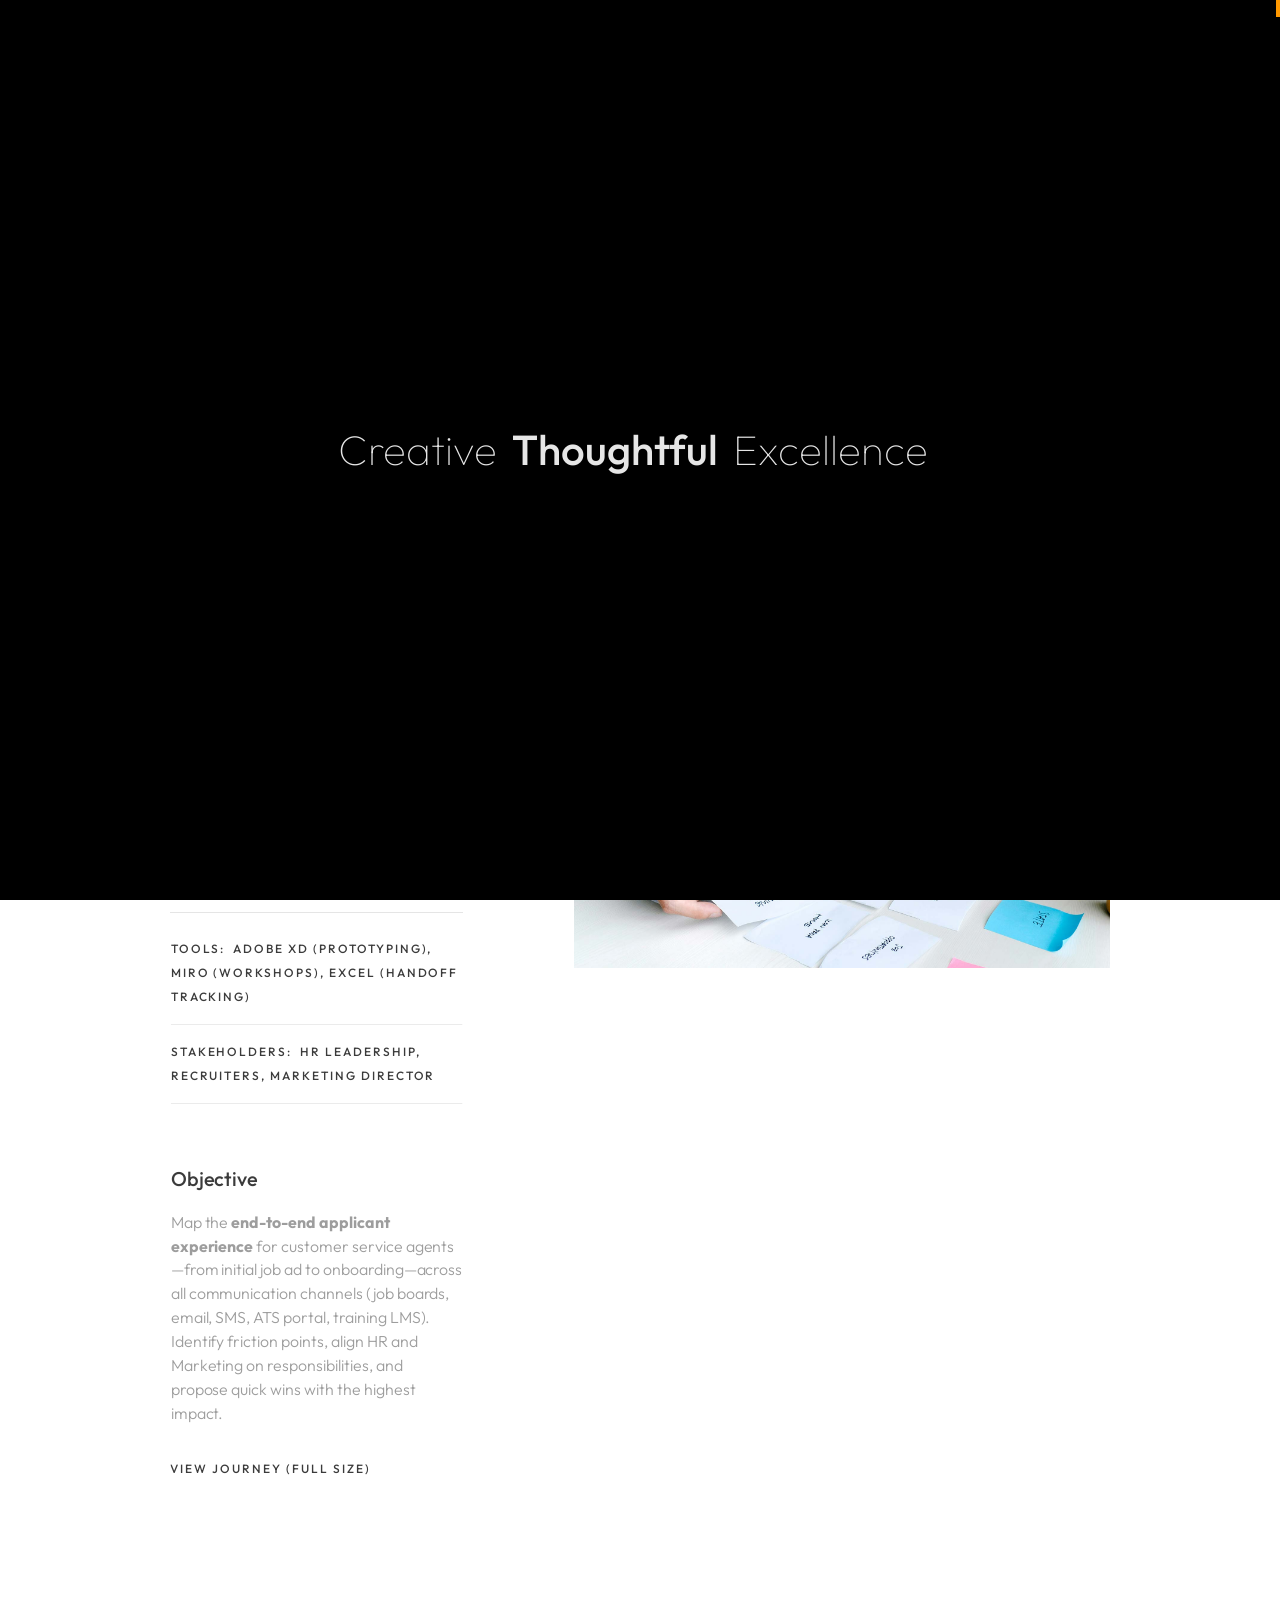
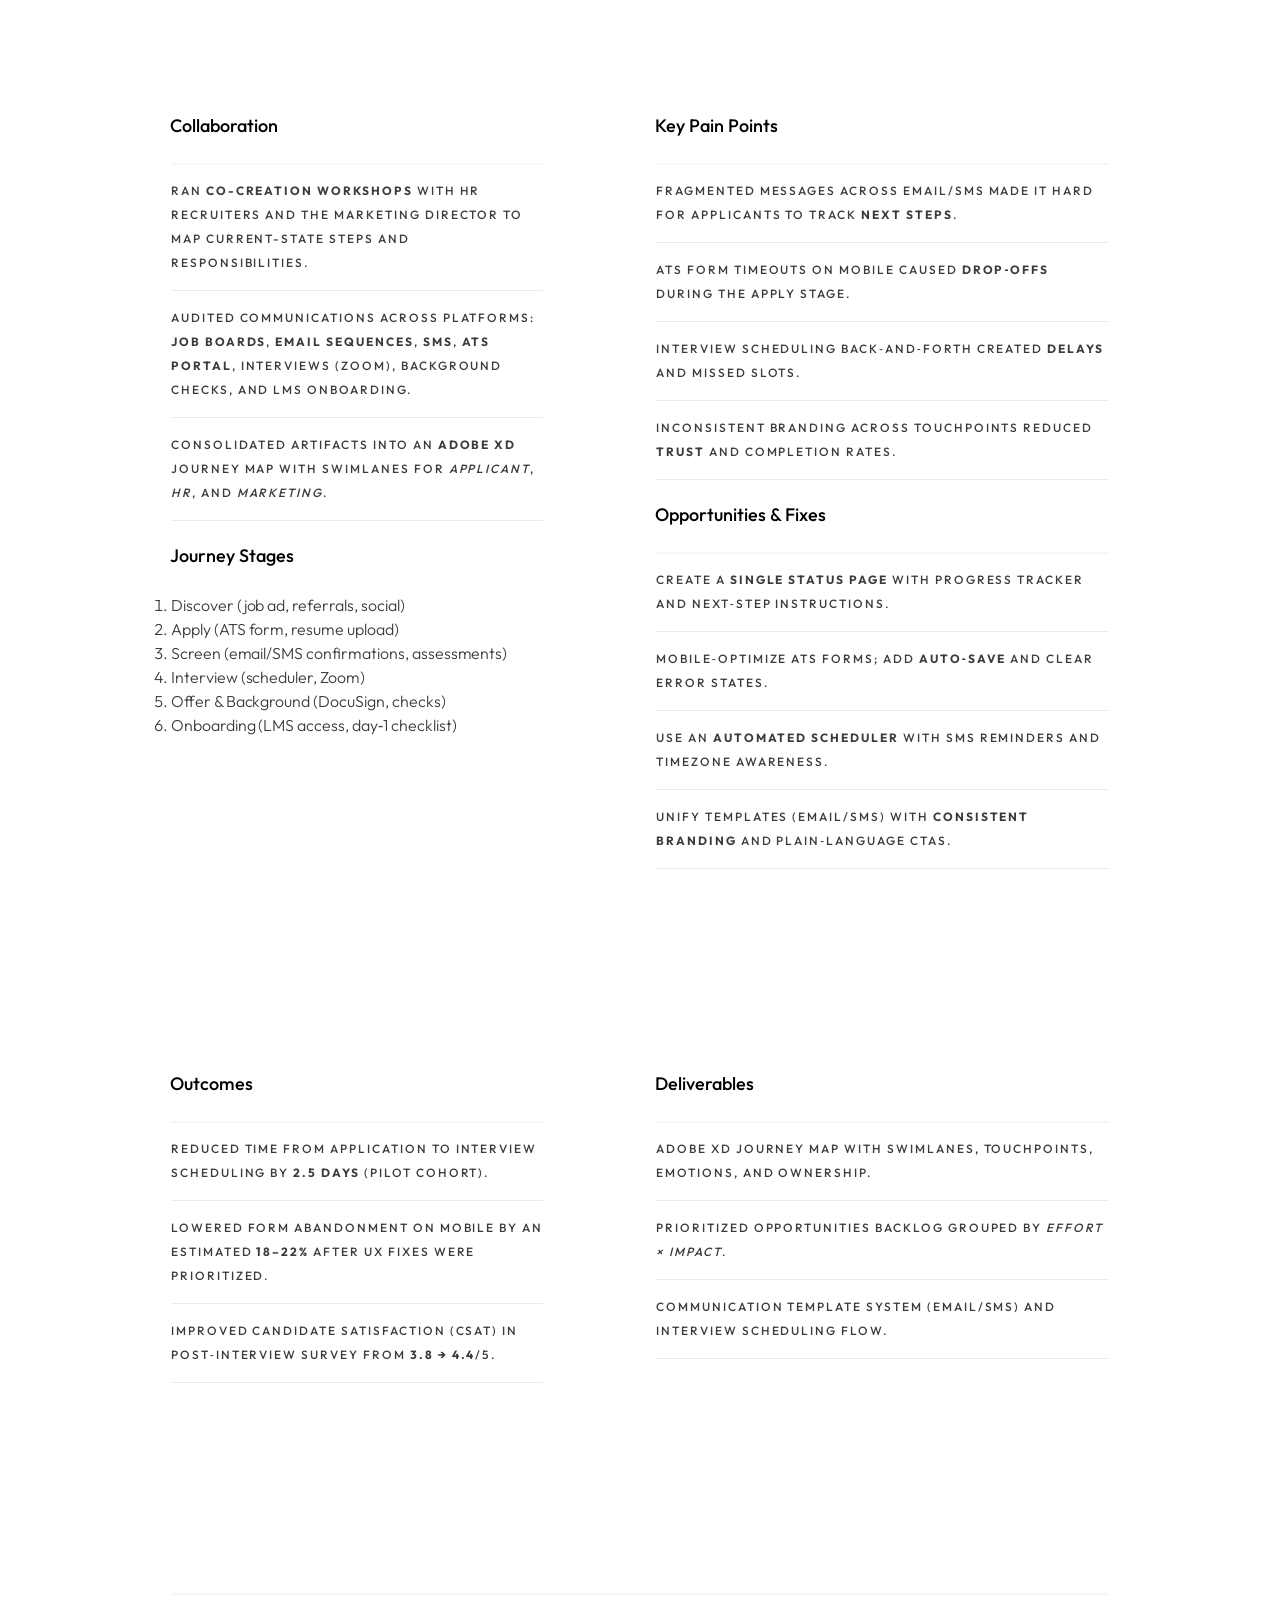
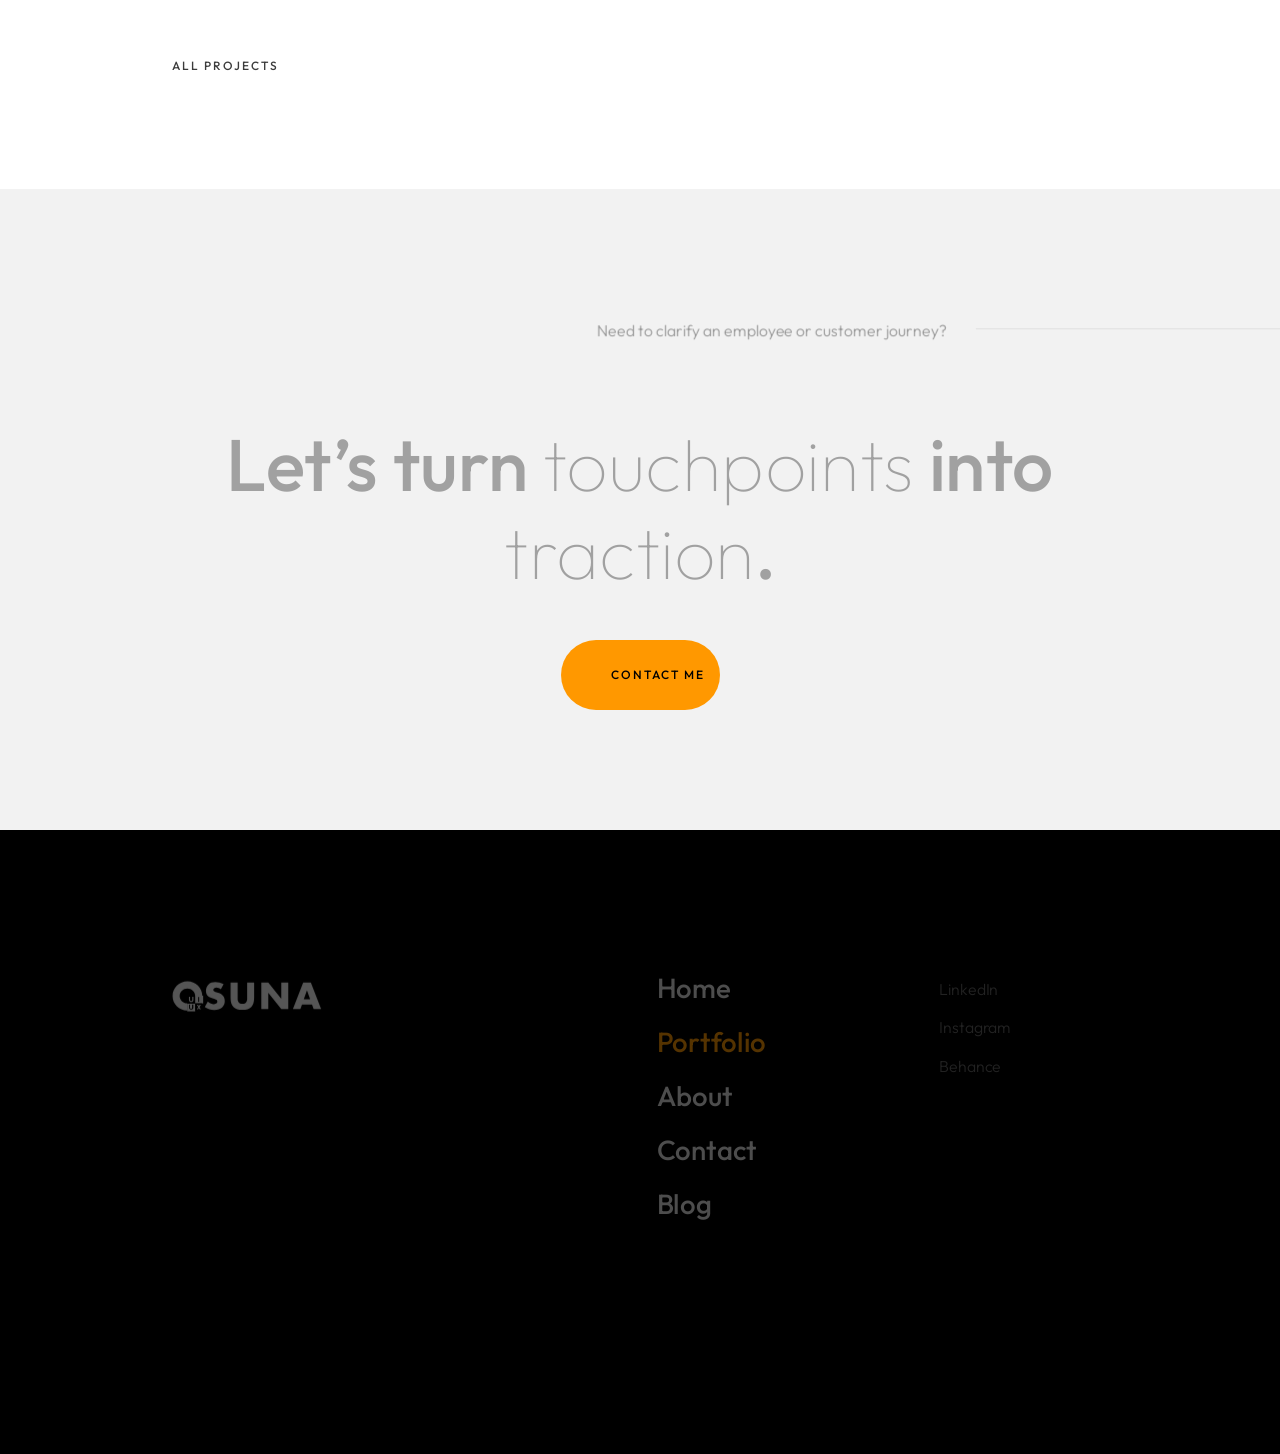
<file: ux-user-journey.html>
<!DOCTYPE html>
<html lang="zxx">
  <head>
    <meta charset="UTF-8" />
    <meta name="viewport" content="width=device-width, initial-scale=1.0" />
    <meta http-equiv="X-UA-Compatible" content="ie=edge" />

    <!-- bootstrap grid css -->
    <link rel="stylesheet" href="css/plugins/bootstrap-grid.css" />
    <!-- font awesome css -->
    <link rel="stylesheet" href="css/plugins/font-awesome.min.css" />
    <!-- swiper css -->
    <link rel="stylesheet" href="css/plugins/swiper.min.css" />
    <!-- fancybox css -->
    <link rel="stylesheet" href="css/plugins/fancybox.min.css" />
    <!-- ashley scss -->
    <link rel="stylesheet" href="css/style.css" />
    <!-- page name -->
   <title>Applicant User Journey — Working Solutions (HR × Marketing Collaboration)</title>
    <link rel="icon" type="image/x-icon" href="img/logo/favicon.png" />
  </head>

  <body>
    <!-- wrapper -->
    <div class="mil-wrapper" id="top">
      <!-- cursor -->
      <div class="mil-ball">
        <span class="mil-icon-1">
          <svg viewBox="0 0 128 128">
            <path
              d="M106.1,41.9c-1.2-1.2-3.1-1.2-4.2,0c-1.2,1.2-1.2,3.1,0,4.2L116.8,61H11.2l14.9-14.9c1.2-1.2,1.2-3.1,0-4.2	c-1.2-1.2-3.1-1.2-4.2,0l-20,20c-1.2,1.2-1.2,3.1,0,4.2l20,20c0.6,0.6,1.4,0.9,2.1,0.9s1.5-0.3,2.1-0.9c1.2-1.2,1.2-3.1,0-4.2	L11.2,67h105.5l-14.9,14.9c-1.2,1.2-1.2,3.1,0,4.2c0.6,0.6,1.4,0.9,2.1,0.9s1.5-0.3,2.1-0.9l20-20c1.2-1.2,1.2-3.1,0-4.2L106.1,41.9	z"
            />
          </svg>
        </span>
        <div class="mil-more-text">More</div>
        <div class="mil-choose-text">Сhoose</div>
      </div>
      <!-- cursor end -->

      <!-- preloader -->
      <div class="mil-preloader">
        <div class="mil-preloader-animation">
          <div class="mil-pos-abs mil-animation-1">
            <p class="mil-h3 mil-muted mil-thin">Creative</p>
            <p class="mil-h3 mil-muted">Thoughtful</p>
            <p class="mil-h3 mil-muted mil-thin">Excellence</p>
          </div>
          <div class="mil-pos-abs mil-animation-2">
            <div class="mil-reveal-frame">
              <p class="mil-reveal-box"></p>
              <p class="mil-h3 mil-muted mil-thin">hectorosunadesign.com</p>
            </div>
          </div>
        </div>
      </div>
      <!-- preloader end -->

      <!-- scrollbar progress -->
      <div class="mil-progress-track">
        <div class="mil-progress"></div>
      </div>
      <!-- scrollbar progress end -->

      <!-- menu -->
      <div class="mil-menu-frame">
        <!-- frame clone -->
        <div class="mil-frame-top">
          <a href="index.html" class="mil-logo"
            ><img src="img/logo/logo-menu.svg"
          /></a>
          <div class="mil-menu-btn">
            <span></span>
          </div>
        </div>
        <!-- frame clone end -->
        <div class="container">
          <div class="mil-menu-content">
            <div class="row">
              <div class="col-xl-5">
                <nav class="mil-main-menu" id="swupMenu">
                  <ul>
                    <li class="mil-has-children">
                      <a href="index.html">Homepage</a>
                      <!--
                      <ul>
                        <li><a href="home-1.html">Landing page</a></li>
                        <li><a href="home-2.html">Personal</a></li>
                        <li><a href="portfolio-3.html">Portfolio slider</a></li>
                      </ul>
                    --></li>
                    <li class="mil-has-children mil-active">
                      <a href="portfolio.html" data-no-swup class="js-menu-parent">Portfolio</a>
                        <ul>
                           <!--<li><a href="portfolio.html">Portfolio</a></li>-->
                          <li><a href="ui-ux-fitnudge.html">UI/UX Design Fitness App</a></li>
                          <li><a href="ux-audit.html">UX Audit eCommerce</a></li>
                          <li><a href="music-streaming-app.html">UX – Music Streaming App</a></li>
                          <li><a href="ui-design.html">Corporate Landing Page UI Design</a></li>
                          <li><a href="ux-user-journey.html">User Journey Map</a></li>
                          <!--<li><a href="newsroom.html">Website Redesign Newsroom</a></li>
                          <li><a href="brand-id.html">Corporate Brands ID</a></li>-->
                          </ul>
                      </li>

                    <li class="mil-has-children">
                      <a href="about.html">About</a>
                      <!--
                      <ul>
                        <li><a href="services.html">Services List</a></li>
                        <li><a href="service.html">Single service</a></li>
                      </ul>
                    --></li>
                    <li class="mil-has-children">
                      <a href="blog.html">Blogs</a>
                      <ul>
                        <li><a href="blog.html">Blog List</a></li>

                        <li>
                          <a href="jony-ive-ux-design.html"
                            >The Design Leader Who Shaped My Path</a
                          >
                        </li>
                        <li>
                          <a href="journey-ui-design.html"
                            >From Culinary Manager to Visual Designer</a
                          >
                        </li>
                      </ul>
                    </li>
                    <!--
                    <li class="mil-has-children">
                      <a href="#.">Other pages</a>
                      <ul>
                        <li><a href="team.html">Team</a></li>
                        <li><a href="contact.html">Contact</a></li>
                        <li><a href="404.html">404</a></li>
                      </ul>
                    </li>
                -->
                  </ul>
                </nav>
              </div>
              <div class="col-xl-7">
                <div class="mil-menu-right-frame">
                  <div class="mil-animation-in">
                    <div class="mil-animation-frame">
                      <div
                        class="mil-animation mil-position-1 mil-scale"
                        data-value-1="2"
                        data-value-2="2"
                      ></div>
                    </div>
                  </div>
                  <div class="mil-menu-right">
                    <div class="row">
                      <!--
                      <div class="col-lg-8 mil-mb-60">
                        <h6 class="mil-muted mil-mb-30">Projects</h6>

                        <ul class="mil-menu-list">
                          <li>
                            <a href="project-1.html" class="mil-light-soft"
                              >Interior design studio</a
                            >
                          </li>
                          <li>
                            <a href="project-2.html" class="mil-light-soft"
                              >Home Security Camera</a
                            >
                          </li>
                          <li>
                            <a href="project-3.html" class="mil-light-soft"
                              >Kemia Honest Skincare</a
                            >
                          </li>
                          <li>
                            <a href="project-4.html" class="mil-light-soft"
                              >Cascade of Lava</a
                            >
                          </li>
                          <li>
                            <a href="project-5.html" class="mil-light-soft"
                              >Air Pro by Molekule</a
                            >
                          </li>
                          <li>
                            <a href="project-6.html" class="mil-light-soft"
                              >Tony's Chocolonely</a
                            >
                          </li>
                        </ul>
                      </div>
                    -->
                      <!--
                      <div class="col-lg-4 mil-mb-60">
                        <h6 class="mil-muted mil-mb-30">Useful links</h6>

                        <ul class="mil-menu-list">
                          <li>
                            <a href="#." class="mil-light-soft"
                              >Privacy Policy</a
                            >
                          </li>
                          <li>
                            <a href="#." class="mil-light-soft"
                              >Terms and conditions</a
                            >
                          </li>
                          <li>
                            <a href="#." class="mil-light-soft"
                              >Cookie Policy</a
                            >
                          </li>
                          <li>
                            <a href="#." class="mil-light-soft">Careers</a>
                          </li>
                        </ul>
                      </div>
-->
                    </div>
                    <div class="mil-divider mil-mb-60"></div>
                    <!--
                    <div class="row justify-content-between">
                      <div class="col-lg-4 mil-mb-60">
                        <h6 class="mil-muted mil-mb-30">Canada</h6>

                        <p class="mil-light-soft mil-up">
                          71 South Los Carneros Road, California
                          <span class="mil-no-wrap">+51 174 705 812</span>
                        </p>
                      </div>
                      <div class="col-lg-4 mil-mb-60">
                        <h6 class="mil-muted mil-mb-30">Germany</h6>

                        <p class="mil-light-soft">
                          Leehove 40, 2678 MC De Lier, Netherlands
                          <span class="mil-no-wrap">+31 174 705 811</span>
                        </p>
                      </div>
                    </div>
                                -->
                  </div>
                </div>
              </div>
            </div>
          </div>
        </div>
      </div>
      <!-- menu -->
      <!-- curtain -->
      <div class="mil-curtain"></div>
      <!-- curtain end -->

      <!-- frame -->
      <div class="mil-frame">
        <div class="mil-frame-top">
          <a href="index.html" class="mil-logo"
            ><img src="img/logo/logo.svg"
          /></a>
          <div class="mil-menu-btn">
            <span></span>
          </div>
        </div>
        <div class="mil-frame-bottom">
          <div class="mil-current-page"></div>
          <div class="mil-back-to-top">
            <a href="#top" class="mil-link mil-dark mil-arrow-place">
              <span>Back to top</span>
            </a>
          </div>
        </div>
      </div>
      <!-- frame end -->

      <!-- content -->
      <div class="mil-content">
        <div id="swupMain" class="mil-main-transition">
          <!-- banner -->
          <div class="mil-inner-banner">
            <div class="mil-banner-content mil-up">
              <div class="mil-animation-frame">
                <div
                  class="mil-animation mil-position-4 mil-dark mil-scale"
                  data-value-1="6"
                  data-value-2="1.4"
                ></div>
              </div>
              <div class="container">
                <ul class="mil-breadcrumbs mil-mb-60">
                  <li><a href="index.html">Homepage</a></li>
                  <li><a href="portfolio.html">Portfolio</a></li>
                  <li><a href="ux-user-journey.html">Applicant Journey Map</a></li>
                </ul>
                <h1 class="mil-mb-60">Applicant Journey Map <span class="mil-thin">Working Solutions</span></h1>
                </h1>
                <a
                  href="#project"
                  class="mil-link mil-dark mil-arrow-place mil-down-arrow"
                  ><span>Read more</span></a
                >
              </div>
            </div>
          </div>
          <!-- banner end -->


          <!-- project -->
          <section>
            <div class="container mil-p-120-120" id="project">
              <div class="row justify-content-between mil-mb-120">
                <div class="col-lg-4">
                  <div class="mil-p-0-120">
                    <ul class="mil-service-list mil-dark mil-mb-60">
                      <li class="mil-up">Project: &nbsp;<span class="mil-dark">Applicant Journey Mapping</span></li>
                      <li class="mil-up">Company: &nbsp;<span class="mil-dark">Working Solutions</span></li>
                      <li class="mil-up">Role: &nbsp;<span class="mil-dark">Senior Graphic / Visual Designer (Service Design collaborator)</span></li>
                      <li class="mil-up">Timeline: &nbsp;<span class="mil-dark">8 weeks</span></li>
                      <li class="mil-up">Tools: &nbsp;<span class="mil-dark">Adobe XD (prototyping), Miro (workshops), Excel (handoff tracking)</span></li>
                      <li class="mil-up">Stakeholders: &nbsp;<span class="mil-dark">HR leadership, Recruiters, Marketing Director</span></li>
                    </ul>

                    <h5 class="mil-up mil-mb-20" >Objective</h5>
                    <p class="mil-up mil-mb-30">Map the <b>end-to-end applicant experience</b> for customer service agents—from initial job ad to onboarding—across all communication channels (job boards, email, SMS, ATS portal, training LMS). Identify friction points, align HR and Marketing on responsibilities, and propose quick wins with the highest impact.</p>

                    <a data-no-swup href="https://xd.adobe.com/view/4ce4bfbc-ee90-4ad1-b090-899210bc06e3-19b7/" target="_blank" class="mil-link mil-dark mil-up mil-arrow-place"><span>View Journey (Full Size)</span></a>
                  </div>
                </div>

                <div class="col-lg-7">
                   <!--Journey hero -->
                  <div class="mil-image-frame mil-horizontal mil-up mil-mb-30 clickable-frame" data-link="https://xd.adobe.com/view/4ce4bfbc-ee90-4ad1-b090-899210bc06e3-19b7/">
                  <img src="img/works/14.jpg" alt="Platforms used chart" />
                  <!--<a data-fancybox="gallery-platforms" data-no-swup href="img/works/6/1.jpg" class="mil-zoom-btn"><img src="img/icons/zoom.svg" alt="zoom" /></a>-->
                  </div>

                   <!--Swimlanes preview--> 
                 <!--<div class="mil-grid-2col mil-up mil-mb-30">
                    <div class="mil-image-frame mil-vertical">
                      <img src="img/projects/journey/stages@2x.jpg" alt="Stages and touchpoints" />
                      <a data-fancybox="journey" data-no-swup href="img/projects/journey/stages@2x.jpg" class="mil-zoom-btn"><img src="img/icons/zoom.svg" alt="zoom" /></a>
                    </div>
                    <div class="mil-image-frame mil-vertical">
                      <img src="img/projects/journey/painpoints@2x.jpg" alt="Pain points and opportunities" />
                      <a data-fancybox="journey" data-no-swup href="img/projects/journey/painpoints@2x.jpg" class="mil-zoom-btn"><img src="img/icons/zoom.svg" alt="zoom" /></a>
                    </div>
                  </div>-->
                </div>
              </div>

              <!-- Collaboration & approach -->
              <div class="row justify-content-between mil-mb-120">
                <div class="col-lg-5 mil-mb-60">
                  <h6 class="mil-mb-15" >Collaboration</h6>
                  <ul class="mil-service-list mil-dark mil-mb-30">
                    <li class="mil-up">Ran <b>co-creation workshops</b> with HR recruiters and the Marketing Director to map current-state steps and responsibilities.</li>
                    <li class="mil-up">Audited communications across platforms: <b>job boards</b>, <b>email sequences</b>, <b>SMS</b>, <b>ATS portal</b>, interviews (Zoom), background checks, and LMS onboarding.</li>
                    <li class="mil-up">Consolidated artifacts into an <b>Adobe XD</b> journey map with swimlanes for <i>Applicant</i>, <i>HR</i>, and <i>Marketing</i>.</li>
                  </ul>

                  <h6 class="mil-mb-15">Journey Stages</h6>
                  <ol class="mil-ol mil-dark mil-mb-30">
                    <li class="mil-up">Discover (job ad, referrals, social)</li>
                    <li class="mil-up">Apply (ATS form, resume upload)</li>
                    <li class="mil-up">Screen (email/SMS confirmations, assessments)</li>
                    <li class="mil-up">Interview (scheduler, Zoom)</li>
                    <li class="mil-up">Offer & Background (DocuSign, checks)</li>
                    <li class="mil-up">Onboarding (LMS access, day‑1 checklist)</li>
                  </ol>
                </div>

                <div class="col-lg-6 mil-mb-60">
                  <h6 class="mil-mb-15">Key Pain Points</h6>
                  <ul class="mil-service-list mil-dark mil-mb-30">
                    <li class="mil-up">Fragmented messages across email/SMS made it hard for applicants to track <b>next steps</b>.</li>
                    <li class="mil-up">ATS form timeouts on mobile caused <b>drop‑offs</b> during the Apply stage.</li>
                    <li class="mil-up">Interview scheduling back‑and‑forth created <b>delays</b> and missed slots.</li>
                    <li class="mil-up">Inconsistent branding across touchpoints reduced <b>trust</b> and completion rates.</li>
                  </ul>

                  <h6 class="mil-mb-15">Opportunities & Fixes</h6>
                  <ul class="mil-service-list mil-dark mil-mb-30">
                    <li class="mil-up">Create a <b>single status page</b> with progress tracker and next‑step instructions.</li>
                    <li class="mil-up">Mobile‑optimize ATS forms; add <b>auto‑save</b> and clear error states.</li>
                    <li class="mil-up">Use an <b>automated scheduler</b> with SMS reminders and timezone awareness.</li>
                    <li class="mil-up">Unify templates (email/SMS) with <b>consistent branding</b> and plain‑language CTAs.</li>
                  </ul>
                </div>
              </div>

              <!-- Outcomes -->
              <div class="row justify-content-between mil-mb-120">
                <div class="col-lg-5 mil-mb-60">
                  <h6 class="mil-mb-15">Outcomes</h6>
                  <ul class="mil-service-list mil-dark mil-mb-30">
                    <li class="mil-up">Reduced time from application to interview scheduling by <b>2.5 days</b> (pilot cohort).</li>
                    <li class="mil-up">Lowered form abandonment on mobile by an estimated <b>18–22%</b> after UX fixes were prioritized.</li>
                    <li class="mil-up">Improved candidate satisfaction (CSAT) in post‑interview survey from <b>3.8 → 4.4</b>/5.</li>
                  </ul>
                </div>
                <div class="col-lg-6 mil-mb-60">
                  <h6 class="mil-mb-15">Deliverables</h6>
                  <ul class="mil-service-list mil-dark mil-mb-30">
                    <li class="mil-up">Adobe XD journey map with swimlanes, touchpoints, emotions, and ownership.</li>
                    <li class="mil-up">Prioritized opportunities backlog grouped by <i>effort × impact</i>.</li>
                    <li class="mil-up">Communication template system (email/SMS) and interview scheduling flow.</li>
                  </ul>
                </div>
              </div>

              <!-- Works nav -->
              <div class="mil-works-nav mil-up">
                <a href="portfolio.html" class="mil-link mil-dark"><span>All projects</span></a>
              </div>
            </div>
          </section>
          <!-- project end -->

          <!-- call to action -->
          <section class="mil-soft-bg">
            <div class="container mil-p-120-120">
              <div class="row">
                <div class="col-lg-10">
                  <span class="mil-suptitle mil-suptitle-right mil-suptitle-dark mil-up">Need to clarify an employee or customer journey?</span>
                </div>
              </div>
              <div class="mil-center">
                <h2 class="mil-h1 mil-up">Let’s turn <span class="mil-thin">touchpoints</span> into <span class="mil-thin">traction</span>.</h2>
                <div class="mil-mt-suptitle-offset">
                  <a href="contact.html" class="mil-button mil-arrow-place"><span>Contact Me</span></a>
                </div>
              </div>
            </div>
          </section>
          <!-- call to action end -->

          <!-- footer -->
          <footer class="mil-dark-bg">
            <div class="mi-invert-fix">
              <div class="container mil-p-120-60">
                <div class="row justify-content-between">
                  <div class="col-md-4 col-lg-4 mil-mb-60">
                    <div class="mil-muted mil-logo mil-up mil-mb-30">
                      <img src="img/logo/logo-menu.svg" alt="OSUNA Designs" />
                    </div>
                  </div>
                  <div class="col-md-7 col-lg-6">
                    <div class="row justify-content-end">
                      <div class="col-md-6 col-lg-7">
                        <nav class="mil-footer-menu mil-mb-60">
                          <ul>
                            <li class="mil-up"><a href="index.html">Home</a></li>
                            <li class="mil-up mil-active"><a href="portfolio.html">Portfolio</a></li>
                            <li class="mil-up"><a href="about.html">About</a></li>
                            <li class="mil-up"><a href="contact.html">Contact</a></li>
                            <li class="mil-up"><a href="blog.html">Blog</a></li>
                          </ul>
                        </nav>
                      </div>
                      <div class="col-md-6 col-lg-5">
                        <ul class="mil-menu-list mil-up mil-mb-60">
                          <li><a href="https://www.linkedin.com/in/hector-osuna-570150112/" class="mil-light-soft" target="_blank">LinkedIn</a></li>
                          <li><a href="https://www.instagram.com/pixelosunadesign/" class="mil-light-soft" target="_blank">Instagram</a></li>
                          <li><a href="https://www.behance.net/osunahector" class="mil-light-soft" target="_blank">Behance</a></li>
                        </ul>
                      </div>
                    </div>
                  </div>
                </div>

                <div class="row justify-content-between flex-sm-row-reverse">
                  <div class="col-md-7 col-lg-6">
                    <div class="row justify-content-between"></div>
                  </div>
                  <div class="col-md-4 col-lg-6 mil-mb-60">
                    <div class="mil-vert-between">
                      <p class="mil-light-soft mil-up">© Copyright 2025 - OSUNA Designs. All Rights Reserved.</p>
                    </div>
                  </div>
                </div>
              </div>
            </div>
          </footer>
          <!-- footer end -->
        </div>
      </div>
      <!-- content end -->
    </div>
    <!-- wrapper end -->

    <!-- scripts -->
    <script src="js/plugins/jquery.min.js"></script>
    <script src="js/plugins/swup.min.js"></script>
    <script src="js/plugins/swiper.min.js"></script>
    <script src="js/plugins/fancybox.min.js"></script>
    <script src="js/plugins/gsap.min.js"></script>
    <script src="js/plugins/smooth-scroll.js"></script>
    <script src="js/plugins/ScrollTrigger.min.js"></script>
    <script src="js/plugins/ScrollTo.min.js"></script>
    <script src="js/main.js"></script>
  </body>
</html>
</file>
<file: css/style.css>
/* -------------------------------------------

Name: 		Ruizarch
Version:    1.0
Developer:	Nazar Miller (millerDigitalDesign)
Portfolio:  https://themeforest.net/user/millerdigitaldesign/portfolio?ref=MillerDigitalDesign

p.s. I am available for Freelance hire (UI design, web development). email: miller.themes@gmail.com

------------------------------------------- */
/*--------------------------------------------

1. common
    - main
    - typography
    - link
    - button
    - form
    - breadcrumbs
    - backgrounds
    - spaces
2. components
    - preloader
    - cursor
    - hidden elements
    - scrollbar
    - frame
    - menu button
    - menu 
    - banner
    - circle text
    - lines
    - dodecahedron
    - about
    - partners
    - services
    - team
    - social icons
    - revievs
    - blog
    - footer
    - portfolio
    - map
    - accordion
    - price
    - 404
    - images
    - page transitions


--------------------------------------------*/
@import url("https://fonts.googleapis.com/css2?family=Outfit:wght@100;200;300;400;500;600;700;800;900&display=swap");
@import url(https://cdnjs.cloudflare.com/ajax/libs/font-awesome/5.15.0/css/all.min.css);
/* -------------------------------------------

main

------------------------------------------- */

.clickable-frame {
  cursor: pointer;
  position: relative;
}

.clickable-frame img {
  transition: opacity 0.3s ease;
}

.clickable-frame:hover img {
  opacity: 0.7; /* adjust dim level */
}

.mil-main-menu .mil-has-children > ul { display: none; }
.mil-main-menu .mil-has-children > ul.mil-active { display: block; }

*,
*:before,
*:after {
  -webkit-box-sizing: border-box;
  box-sizing: border-box;
  padding: 0;
  margin: 0;
}

html,
body {
  padding: 0;
  margin: 0;
  font-family: "Outfit", sans-serif;
  font-size: 16px;
  font-weight: 300;
  color: rgba(0, 0, 0, 0.5);
  line-height: 150%;
  -ms-scroll-chaining: none;
  overscroll-behavior: none;
}
@media screen and (max-width: 768px) {
  html,
  body {
    font-size: 15px;
  }
}

*::-moz-selection {
  color: inherit;
  background-color: transparent;
}

*::selection {
  color: inherit;
  background-color: transparent;
}

.mil-wrapper {
  position: relative;
  overflow: hidden;
  max-width: 100%;
}

.container {
  pointer-events: all;
}

.mil-relative {
  position: relative;
}

.mil-o-hidden {
  overflow: hidden;
}

.mil-flex {
  display: -webkit-box;
  display: -ms-flexbox;
  display: flex;
}

.mil-vert-between {
  display: -webkit-box;
  display: -ms-flexbox;
  display: flex;
  -webkit-box-orient: vertical;
  -webkit-box-direction: normal;
  -ms-flex-direction: column;
  flex-direction: column;
  -webkit-box-pack: justify;
  -ms-flex-pack: justify;
  justify-content: space-between;
  height: 100%;
}

@media screen and (max-width: 992px) {
  .mil-mobile-hidden {
    display: none;
  }
}

section {
  position: relative;
  overflow: hidden;
}

/* -------------------------------------------

typography

------------------------------------------- */
h1,
.mil-h1,
h2,
.mil-h12,
h3,
.mil-h3,
h4,
.mil-h4,
h5,
.mil-h5,
h6,
.mil-h6 {
  font-family: "Outfit", sans-serif;
  color: rgb(0, 0, 0);
  font-weight: 500;
  line-height: 120%;
}
@media screen and (max-width: 768px) {
  h1 br,
  .mil-h1 br,
  h2 br,
  .mil-h12 br,
  h3 br,
  .mil-h3 br,
  h4 br,
  .mil-h4 br,
  h5 br,
  .mil-h5 br,
  h6 br,
  .mil-h6 br {
    display: none;
  }
}

h1,
.mil-h1 {
  font-size: 86px;
}
@media screen and (max-width: 1400px) {
  h1,
  .mil-h1 {
    font-size: 74px;
  }
}
@media screen and (max-width: 1200px) {
  h1,
  .mil-h1 {
    font-size: 72px;
  }
}
@media screen and (max-width: 992px) {
  h1,
  .mil-h1 {
    font-size: 58px;
  }
}
@media screen and (max-width: 768px) {
  h1,
  .mil-h1 {
    font-size: 34px;
  }
}

h2,
.mil-h2 {
  font-size: 68px;
  line-height: 120%;
}
@media screen and (max-width: 1200px) {
  h2,
  .mil-h2 {
    font-size: 56px;
  }
}
@media screen and (max-width: 992px) {
  h2,
  .mil-h2 {
    font-size: 44px;
  }
}
@media screen and (max-width: 768px) {
  h2,
  .mil-h2 {
    font-size: 36px;
  }
}

h3,
.mil-h3 {
  font-size: 42px;
}
@media screen and (max-width: 1200px) {
  h3,
  .mil-h3 {
    font-size: 39px;
  }
}
@media screen and (max-width: 992px) {
  h3,
  .mil-h3 {
    font-size: 36px;
  }
}
@media screen and (max-width: 768px) {
  h3,
  .mil-h3 {
    font-size: 30px;
  }
}

h4,
.mil-h4 {
  font-size: 28px;
}
@media screen and (max-width: 1200px) {
  h4,
  .mil-h4 {
    font-size: 26px;
  }
}
@media screen and (max-width: 992px) {
  h4,
  .mil-h4 {
    font-size: 24px;
  }
}
@media screen and (max-width: 768px) {
  h4,
  .mil-h4 {
    font-size: 22px;
  }
}

h5,
.mil-h5 {
  font-size: 20px;
  line-height: 150%;
}
@media screen and (max-width: 768px) {
  h5,
  .mil-h5 {
    font-size: 18px;
  }
}

h6,
.mil-h6 {
  font-size: 18px;
  line-height: 150%;
}
@media screen and (max-width: 1200px) {
  h6,
  .mil-h6 {
    font-size: 17px;
  }
}
@media screen and (max-width: 992px) {
  h6,
  .mil-h6 {
    font-size: 16px;
  }
}
@media screen and (max-width: 768px) {
  h6,
  .mil-h6 {
    font-size: 21px;
  }
}

.mil-no-wrap {
  white-space: nowrap;
}

blockquote {
  padding: 60px;
  background-color: rgba(0, 0, 0, 0.05);
  font-size: 18px;
  color: rgb(0, 0, 0);
  font-style: italic;
  border-left: solid 4px rgb(255, 152, 0);
}
@media screen and (max-width: 768px) {
  blockquote {
    padding: 30px;
    font-size: 16px;
  }
}

.mil-text-sm {
  font-size: 15px;
}

.mil-text-lg {
  font-size: 18px;
  line-height: 170%;
}

.mil-text-xl {
  font-size: 22px;
  line-height: 180%;
}
@media screen and (max-width: 768px) {
  .mil-text-xl {
    font-size: 20px;
  }
}

.mil-upper {
  text-transform: uppercase;
  font-size: 12px;
  font-weight: 500;
  letter-spacing: 2px;
}

.mil-bold {
  font-weight: 500;
}

.mil-thin {
  font-weight: 100;
}

a {
  color: inherit;
  text-decoration: none;
}

.mil-complex-title {
  line-height: normal;
}

.mil-accent {
  color: rgb(255, 152, 0);
}

.mil-light {
  color: rgb(255, 255, 255) !important;
}
.mil-light a {
  color: rgb(255, 255, 255) !important;
}

.mil-muted {
  color: rgba(255, 255, 255, 0.9);
}

.mil-dark {
  color: rgb(0, 0, 0);
}

.mil-light-soft {
  color: rgba(255, 255, 255, 0.4);
}

.mil-dark-soft {
  color: rgba(0, 0, 0, 0.5);
}

.mil-marker {
  background-color: rgb(255, 152, 0);
  padding: 0 5px;
}

.mil-center {
  text-align: center;
}

.mil-left {
  text-align: left;
}

.mil-right {
  text-align: right;
}

@media screen and (max-width: 576px) {
  .mil-sm-center {
    text-align: center;
  }
}

.mil-suptitle {
  position: relative;
  display: block;
  margin-bottom: 60px;
}
.mil-suptitle:before {
  content: "";
  position: absolute;
  right: calc(100% + 30px);
  top: 10px;
  width: 600px;
  height: 1px;
  background-color: rgb(255, 255, 255);
  opacity: 0.2;
}
.mil-suptitle.mil-suptitle-right {
  text-align: right;
}
.mil-suptitle.mil-suptitle-right:before {
  left: calc(100% + 30px);
}
@media screen and (max-width: 768px) {
  .mil-suptitle.mil-suptitle-right {
    text-align: center;
  }
  .mil-suptitle.mil-suptitle-right:before {
    display: none;
  }
}
.mil-suptitle.mil-suptitle-dark:before {
  background-color: rgb(0, 0, 0);
  opacity: 0.1;
}
@media screen and (max-width: 768px) {
  .mil-suptitle {
    margin-bottom: 60px;
  }
}

.mil-divider {
  width: 100%;
  height: 1px;
  background-color: rgba(255, 255, 255, 0.1);
}

.mil-img-frame {
  position: relative;
  overflow: hidden;
  width: 100%;
  padding-bottom: 140%;
}
.mil-img-frame img {
  position: absolute;
  top: 0;
  left: 0;
  width: 100%;
  height: 100%;
  -o-object-fit: cover;
  object-fit: cover;
  -o-object-position: center;
  object-position: center;
}

/* -------------------------------------------

link

------------------------------------------- */
.mil-link {
  cursor: pointer;
  display: -webkit-inline-box;
  display: -ms-inline-flexbox;
  display: inline-flex;
  -webkit-box-align: center;
  -ms-flex-align: center;
  align-items: center;
  font-weight: 500;
  text-transform: uppercase;
  letter-spacing: 2px;
  font-size: 12px;
}
.mil-link svg {
  margin-left: 15px;
  border-radius: 50%;
  width: 40px;
  height: 40px;
  padding: 10px;
  background-color: rgba(255, 255, 255, 0.1);
  -webkit-transition: 0.4s cubic-bezier(0, 0, 0.3642, 1);
  transition: 0.4s cubic-bezier(0, 0, 0.3642, 1);
}
.mil-link svg path {
  fill: rgb(255, 255, 255);
}
.mil-link.mil-accent svg {
  background-color: rgba(255, 255, 255, 0.1);
  -webkit-transition: 0.4s cubic-bezier(0, 0, 0.3642, 1);
  transition: 0.4s cubic-bezier(0, 0, 0.3642, 1);
}
.mil-link.mil-accent svg path {
  fill: rgb(255, 152, 0);
}
.mil-link.mil-dark svg {
  background-color: rgba(0, 0, 0, 0.1);
  -webkit-transition: 0.4s cubic-bezier(0, 0, 0.3642, 1);
  transition: 0.4s cubic-bezier(0, 0, 0.3642, 1);
}
.mil-link.mil-dark svg path {
  fill: rgb(0, 0, 0);
}
.mil-link:hover svg {
  -webkit-transform: scale(1.15);
  transform: scale(1.15);
}
.mil-link.mil-down-arrow svg {
  -webkit-transform: rotate(90deg);
  transform: rotate(90deg);
}
.mil-link.mil-down-arrow:hover svg {
  -webkit-transform: scale(1.15) rotate(90deg);
  transform: scale(1.15) rotate(90deg);
}
.mil-link.mil-icon-left {
  display: -webkit-box;
  display: -ms-flexbox;
  display: flex;
  -webkit-box-orient: horizontal;
  -webkit-box-direction: reverse;
  -ms-flex-direction: row-reverse;
  flex-direction: row-reverse;
}
.mil-link.mil-icon-left svg {
  margin-left: 0;
  margin-right: 15px;
  -webkit-transform: rotate(180deg);
  transform: rotate(180deg);
}
.mil-link.mil-icon-left:hover svg {
  -webkit-transform: scale(1.15) rotate(180deg);
  transform: scale(1.15) rotate(180deg);
}

/* -------------------------------------------

button

------------------------------------------- */
.mil-button {
  cursor: pointer;
  display: -webkit-inline-box;
  display: -ms-inline-flexbox;
  display: inline-flex;
  -webkit-box-align: center;
  -ms-flex-align: center;
  align-items: center;
  -webkit-box-pack: center;
  -ms-flex-pack: center;
  justify-content: center;
  border: none;
  letter-spacing: 2px;
  font-size: 12px;
  background-color: rgb(255, 152, 0);
  color: rgb(0, 0, 0);
  border-radius: 70px;
  padding: 0 15px 0 50px;
  height: 70px;
  text-transform: uppercase;
  font-weight: 500;
  -webkit-transition: 0.4s cubic-bezier(0, 0, 0.3642, 1);
  transition: 0.4s cubic-bezier(0, 0, 0.3642, 1);
}
.mil-button span {
  white-space: nowrap;
}
.mil-button svg {
  margin-left: 30px;
  border-radius: 50%;
  width: 40px;
  height: 40px;
  padding: 10px;
  background-color: rgb(0, 0, 0);
  -webkit-transition: 0.4s cubic-bezier(0, 0, 0.3642, 1);
  transition: 0.4s cubic-bezier(0, 0, 0.3642, 1);
}
.mil-button svg path {
  fill: rgb(255, 152, 0);
}
.mil-button.mil-icon-button {
  padding: 15px;
}
.mil-button.mil-icon-button svg {
  margin-left: 0;
}
.mil-button.mil-icon-button-sm {
  padding: 0;
  height: 40px;
}
.mil-button.mil-icon-button-sm svg {
  margin-left: 0;
  background-color: rgb(255, 152, 0);
}
.mil-button.mil-icon-button-sm svg path {
  fill: rgb(0, 0, 0);
}
.mil-button:hover {
  -webkit-transform: scale(1.015);
  transform: scale(1.015);
  -webkit-filter: brightness(110%);
  filter: brightness(110%);
}
.mil-button:hover svg {
  -webkit-transform: scale(1.15);
  transform: scale(1.15);
}
.mil-button.mil-arrow-down svg {
  -webkit-transform: rotate(90deg);
  transform: rotate(90deg);
}
.mil-button.mil-arrow-down:hover {
  -webkit-transform: scale(1.015);
  transform: scale(1.015);
  -webkit-filter: brightness(110%);
  filter: brightness(110%);
}
.mil-button.mil-arrow-down:hover svg {
  -webkit-transform: scale(1.15) rotate(90deg);
  transform: scale(1.15) rotate(90deg);
}
@media screen and (max-width: 992px) {
  .mil-button {
    height: 60px;
    padding: 0 10px 0 40px;
  }
  .mil-button svg {
    margin-left: 25px;
  }
}

/* -------------------------------------------

form

------------------------------------------- */
input,
textarea {
  position: relative;
  height: 70px;
  padding: 0 30px;
  width: 100%;
  font-size: 12px;
  text-transform: uppercase;
  letter-spacing: 2px;
  font-weight: 500;
  font-family: "Outfit", sans-serif;
  color: rgb(0, 0, 0);
  border: none;
  border-bottom: solid 1px rgba(0, 0, 0, 0.2);
  margin-bottom: 30px;
}
input:focus,
textarea:focus {
  outline: inherit;
}
input::-webkit-input-placeholder,
textarea::-webkit-input-placeholder {
  font-size: 12px;
  text-transform: uppercase;
  letter-spacing: 2px;
  font-weight: 500;
  color: rgba(0, 0, 0, 0.5);
}
input::-moz-placeholder,
textarea::-moz-placeholder {
  font-size: 12px;
  text-transform: uppercase;
  letter-spacing: 2px;
  font-weight: 500;
  color: rgba(0, 0, 0, 0.5);
}
input:-ms-input-placeholder,
textarea:-ms-input-placeholder {
  font-size: 12px;
  text-transform: uppercase;
  letter-spacing: 2px;
  font-weight: 500;
  color: rgba(0, 0, 0, 0.5);
}
input::-ms-input-placeholder,
textarea::-ms-input-placeholder {
  font-size: 12px;
  text-transform: uppercase;
  letter-spacing: 2px;
  font-weight: 500;
  color: rgba(0, 0, 0, 0.5);
}
input::placeholder,
textarea::placeholder {
  font-size: 12px;
  text-transform: uppercase;
  letter-spacing: 2px;
  font-weight: 500;
  color: rgba(0, 0, 0, 0.5);
}

textarea {
  padding: 15px 30px;
  height: 300px;
}

/* -------------------------------------------

breadcrumbs

------------------------------------------- */
.mil-breadcrumbs {
  display: -webkit-inline-box;
  display: -ms-inline-flexbox;
  display: inline-flex;
  -webkit-box-align: center;
  -ms-flex-align: center;
  align-items: center;
  position: relative;
}
.mil-breadcrumbs:before {
  content: "";
  position: absolute;
  right: calc(100% + 30px);
  top: 10px;
  width: 100vw;
  height: 1px;
  background-color: rgba(0, 0, 0, 0.1);
}
.mil-breadcrumbs li {
  list-style-type: none;
}
.mil-breadcrumbs li:after {
  content: "/";
  margin: 0 15px;
  color: rgb(0, 0, 0);
}
.mil-breadcrumbs li a {
  color: rgb(0, 0, 0);
  text-transform: uppercase;
  letter-spacing: 2px;
  font-weight: 500;
  font-size: 12px;
  white-space: nowrap;
  -webkit-transition: 0.2s cubic-bezier(0, 0, 0.3642, 1);
  transition: 0.2s cubic-bezier(0, 0, 0.3642, 1);
}
.mil-breadcrumbs li a:hover {
  color: rgb(255, 152, 0);
}
.mil-breadcrumbs li:last-child {
  margin-right: 0;
  cursor: not-allowed;
}
.mil-breadcrumbs li:last-child a {
  opacity: 0.4;
  pointer-events: none;
}
.mil-breadcrumbs li:last-child:after {
  display: none;
}
.mil-breadcrumbs.mil-light:before {
  background-color: rgba(255, 255, 255, 0.1);
}
.mil-breadcrumbs.mil-light li:after {
  color: rgba(255, 255, 255, 0.9);
}
.mil-breadcrumbs.mil-light li a:hover {
  color: rgb(255, 152, 0) !important;
}
.mil-breadcrumbs.mil-center {
  -webkit-box-pack: center;
  -ms-flex-pack: center;
  justify-content: center;
}

/* -------------------------------------------

backgrounds

------------------------------------------- */
.mil-dark-bg {
  position: relative;
}
.mil-dark-bg:before {
  content: "";
  width: 100%;
  height: 100%;
  position: absolute;
  pointer-events: none;
  z-index: 2;
  -webkit-backdrop-filter: invert(100%);
  backdrop-filter: invert(100%);
}
.mil-dark-bg .mi-invert-fix {
  height: 100%;
  position: relative;
  pointer-events: none;
  z-index: 3;
}
.mil-dark-bg .mi-invert-fix .container {
  pointer-events: all;
}

.mil-soft-bg {
  background-color: rgb(242, 242, 242);
}

/* -------------------------------------------

spaces

------------------------------------------- */
.mil-mr-30 {
  margin-right: 30px;
}

.mil-mb-5 {
  margin-bottom: 5px;
}

.mil-mb-10 {
  margin-bottom: 10px;
}

.mil-mb-15 {
  margin-bottom: 15px;
}

.mil-mb-20 {
  margin-bottom: 15px;
}

.mil-mb-30 {
  margin-bottom: 30px;
}

.mil-mb-60 {
  margin-bottom: 60px;
}

.mil-mb-90 {
  margin-bottom: 90px;
}

.mil-mb-120 {
  margin-bottom: 120px;
}
@media screen and (max-width: 992px) {
  .mil-mb-120 {
    margin-bottom: 90px;
  }
}

.mil-mt-suptitle-offset {
  margin-top: 70px;
}
@media screen and (max-width: 992px) {
  .mil-mt-suptitle-offset {
    margin-top: 30px;
  }
}

.mil-p-120-120 {
  padding-top: 120px;
  padding-bottom: 120px;
}
@media screen and (max-width: 992px) {
  .mil-p-120-120 {
    padding-top: 90px;
    padding-bottom: 90px;
  }
}

.mil-p-120-90 {
  padding-top: 120px;
  padding-bottom: 90px;
}
@media screen and (max-width: 992px) {
  .mil-p-120-90 {
    padding-top: 90px;
    padding-bottom: 60px;
  }
}

.mil-p-0-120 {
  padding-bottom: 120px;
}
@media screen and (max-width: 992px) {
  .mil-p-0-120 {
    padding-bottom: 90px;
  }
}

.mil-p-120-0 {
  padding-top: 120px;
}
@media screen and (max-width: 992px) {
  .mil-p-120-0 {
    padding-top: 90px;
  }
}

.mil-p-120-60 {
  padding-top: 120px;
  padding-bottom: 60px;
}
@media screen and (max-width: 992px) {
  .mil-p-120-60 {
    padding-top: 90px;
    padding-bottom: 30px;
  }
}

.mil-p-90-90 {
  padding-top: 90px;
  padding-bottom: 90px;
}
@media screen and (max-width: 992px) {
  .mil-p-90-90 {
    padding-top: 60px;
    padding-bottom: 60px;
  }
}

.mil-p-90-120 {
  padding-top: 90px;
  padding-bottom: 120px;
}
@media screen and (max-width: 992px) {
  .mil-p-90-120 {
    padding-top: 60px;
    padding-bottom: 90px;
  }
}

.mil-p-0-90 {
  padding-bottom: 90px;
}
@media screen and (max-width: 992px) {
  .mil-p-0-90 {
    padding-bottom: 60px;
  }
}

.mil-p-0-30 {
  padding-bottom: 30px;
}
@media screen and (max-width: 992px) {
  .mil-p-0-30 {
    padding-bottom: 0;
  }
}

.mil-p-120-30 {
  padding-top: 120px;
  padding-bottom: 30px;
}
@media screen and (max-width: 992px) {
  .mil-p-120-30 {
    padding-top: 90px;
    padding-bottom: 0;
  }
}

.mil-adaptive-right {
  width: 100%;
  display: -webkit-box;
  display: -ms-flexbox;
  display: flex;
  -webkit-box-pack: end;
  -ms-flex-pack: end;
  justify-content: flex-end;
}
@media screen and (max-width: 992px) {
  .mil-adaptive-right {
    -webkit-box-pack: start;
    -ms-flex-pack: start;
    justify-content: flex-start;
  }
}

.mil-btn-space {
  margin-right: 30px;
}
@media screen and (max-width: 500px) {
  .mil-btn-space {
    margin-right: 50px;
    margin-bottom: 30px;
  }
}

/* -------------------------------------------

preloader

------------------------------------------- */
.mil-preloader {
  position: fixed;
  z-index: 9;
  top: 0;
  left: 0;
  width: 100%;
  height: 100vh;
  background-color: rgb(0, 0, 0);
}
.mil-preloader .mil-preloader-animation {
  opacity: 0;
  position: relative;
  height: 100vh;
  color: rgb(255, 255, 255);
}
.mil-preloader .mil-preloader-animation .mil-pos-abs {
  position: absolute;
  height: 100vh;
  width: 100%;
  display: -webkit-box;
  display: -ms-flexbox;
  display: flex;
  -webkit-box-pack: center;
  -ms-flex-pack: center;
  justify-content: center;
  -webkit-box-align: center;
  -ms-flex-align: center;
  align-items: center;
}
.mil-preloader .mil-preloader-animation .mil-pos-abs p {
  opacity: 0;
  margin-right: 15px;
}
@media screen and (max-width: 992px) {
  .mil-preloader .mil-preloader-animation .mil-pos-abs {
    -webkit-box-orient: vertical;
    -webkit-box-direction: normal;
    -ms-flex-direction: column;
    flex-direction: column;
  }
  .mil-preloader .mil-preloader-animation .mil-pos-abs p {
    margin-right: 0;
    margin-bottom: 10px;
  }
}
.mil-preloader .mil-preloader-animation .mil-pos-abs .mil-reveal-frame {
  position: relative;
  padding: 0 30px;
}
.mil-preloader
  .mil-preloader-animation
  .mil-pos-abs
  .mil-reveal-frame
  .mil-reveal-box {
  z-index: 4;
  position: absolute;
  opacity: 0;
  height: 100%;
  background-color: rgb(255, 152, 0);
}
.mil-preloader.mil-hidden {
  pointer-events: none;
}

/* -------------------------------------------

cursor

------------------------------------------- */
.mil-ball {
  width: 20px;
  height: 20px;
  position: fixed;
  z-index: 10;
  background-color: rgb(0, 0, 0);
  border-radius: 50%;
  pointer-events: none;
  display: -webkit-box;
  display: -ms-flexbox;
  display: flex;
  -webkit-box-pack: center;
  -ms-flex-pack: center;
  justify-content: center;
  -webkit-box-align: center;
  -ms-flex-align: center;
  align-items: center;
  opacity: 0.1;
}
.mil-ball .mil-icon-1 {
  position: absolute;
  width: 40px;
  height: 40px;
  -webkit-transform: scale(0);
  transform: scale(0);
}
.mil-ball .mil-icon-1 svg {
  fill: rgba(255, 255, 255, 0.9);
}
.mil-ball .mil-more-text,
.mil-ball .mil-choose-text {
  position: absolute;
  width: 100%;
  text-align: center;
  display: block;
  color: rgba(255, 255, 255, 0.9);
  font-size: 12px;
  font-weight: 500;
  letter-spacing: 2px;
  text-transform: uppercase;
  -webkit-transform: scale(0);
  transform: scale(0);
}
.mil-ball.mil-accent .mil-icon-1 svg {
  fill: rgb(0, 0, 0);
}
.mil-ball.mil-accent .mil-more-text,
.mil-ball.mil-accent .mil-choose-text {
  color: rgb(0, 0, 0);
}
@media screen and (max-width: 1200px) {
  .mil-ball {
    display: none;
  }
}

/* -------------------------------------------

hidden elements

------------------------------------------- */
.mil-hidden-elements .mil-dodecahedron,
.mil-hidden-elements .mil-lines,
.mil-hidden-elements .mil-arrow {
  display: none;
}

/* -------------------------------------------

scrollbar

------------------------------------------- */
::-webkit-scrollbar {
  display: none;
}

.mil-progress-track {
  position: fixed;
  z-index: 10;
  top: 0;
  right: 0;
  width: 4px;
  height: 100%;
  background-color: rgb(0, 0, 0);
}
.mil-progress-track .mil-progress {
  width: 4px;
  height: 0;
  background-color: rgb(255, 152, 0);
}
@media screen and (max-width: 992px) {
  .mil-progress-track {
    display: none;
  }
}

/* -------------------------------------------

frame

------------------------------------------- */
.mil-logo {
  width: 153px;
  height: 32px;
  font-size: 42px;
  font-weight: 500;
  line-height: 100%;
}
@media screen and (max-width: 992px) {
  .mil-logo {
    font-size: 36px;
  }
}
@media screen and (max-width: 768px) {
  /* adjust breakpoint if needed */
  .mil-logo img {
    content: url("/img/logo/logo-menu.svg");
  }
}
.mil-frame {
  padding: 50px 60px 60px 60px;
  position: fixed;
  z-index: 2;
  pointer-events: none;
  display: -webkit-box;
  display: -ms-flexbox;
  display: flex;
  -webkit-box-orient: vertical;
  -webkit-box-direction: normal;
  -ms-flex-direction: column;
  flex-direction: column;
  -webkit-box-pack: justify;
  -ms-flex-pack: justify;
  justify-content: space-between;
  width: 100%;
  height: 100%;
}
@media screen and (max-width: 1200px) {
  .mil-frame {
    padding: 30px;
  }
}
@media screen and (max-width: 1200px) {
  .mil-frame {
    padding: 0;
    z-index: 999;
    height: 90px;
  }
}
@media screen and (max-width: 1200px) {
  .mil-frame .mil-frame-top {
    height: 90px;
    background-color: rgba(0, 0, 0, 0.95);
    border-bottom: solid 1px rgba(255, 255, 255, 0.1);
    padding: 0 30px;
    -webkit-backdrop-filter: blur(8px);
    backdrop-filter: blur(8px);
  }
  .mil-frame .mil-frame-top .mil-logo {
    color: rgb(255, 255, 255);
  }
  .mil-frame .mil-frame-top .mil-menu-btn span,
  .mil-frame .mil-frame-top .mil-menu-btn span:after,
  .mil-frame .mil-frame-top .mil-menu-btn span:before {
    background: rgb(255, 255, 255);
  }
}
.mil-frame .mil-frame-bottom {
  width: 100%;
  display: -webkit-box;
  display: -ms-flexbox;
  display: flex;
  -webkit-box-pack: justify;
  -ms-flex-pack: justify;
  justify-content: space-between;
  -webkit-box-align: end;
  -ms-flex-align: end;
  align-items: flex-end;
}
@media screen and (max-width: 1200px) {
  .mil-frame .mil-frame-bottom {
    display: none;
  }
}
.mil-frame .mil-frame-bottom .mil-current-page {
  pointer-events: none;
  font-weight: 500;
  text-transform: uppercase;
  letter-spacing: 2px;
  font-size: 12px;
  width: 300px;
  color: rgb(0, 0, 0);
  -webkit-transform: rotate(-90deg) translateX(138px) translateY(-138px);
  transform: rotate(-90deg) translateX(138px) translateY(-138px);
}
.mil-frame .mil-frame-bottom .mil-back-to-top {
  width: 300px;
  -webkit-transform: rotate(-90deg) translateX(130px) translateY(130px);
  transform: rotate(-90deg) translateX(130px) translateY(130px);
  pointer-events: all;
}

.mil-frame-top {
  display: -webkit-box;
  display: -ms-flexbox;
  display: flex;
  -webkit-box-pack: justify;
  -ms-flex-pack: justify;
  justify-content: space-between;
  -webkit-box-align: center;
  -ms-flex-align: center;
  align-items: center;
}
.mil-frame-top .mil-logo {
  pointer-events: all;
  color: rgb(0, 0, 0);
}

/* -------------------------------------------

menu button

------------------------------------------- */
.mil-menu-btn {
  pointer-events: all;
  height: 28px;
  cursor: pointer;
  display: -webkit-box;
  display: -ms-flexbox;
  display: flex;
  -webkit-box-pack: center;
  -ms-flex-pack: center;
  justify-content: center;
  -webkit-box-align: center;
  -ms-flex-align: center;
  align-items: center;
  -webkit-transition: 0.4s cubic-bezier(0, 0, 0.3642, 1);
  transition: 0.4s cubic-bezier(0, 0, 0.3642, 1);
}
@media screen and (max-width: 992px) {
  .mil-menu-btn {
    -webkit-transform: scale(0.85);
    transform: scale(0.85);
  }
}
.mil-menu-btn span,
.mil-menu-btn span:after,
.mil-menu-btn span:before {
  content: "";
  display: block;
  width: 28px;
  height: 2.5px;
  background: rgb(0, 0, 0);
  -webkit-backface-visibility: hidden;
  backface-visibility: hidden;
  -webkit-transition: inherit;
  transition: inherit;
}
.mil-menu-btn span {
  position: relative;
}
.mil-menu-btn span:after,
.mil-menu-btn span:before {
  position: absolute;
}
.mil-menu-btn span:before {
  top: -9px;
}
.mil-menu-btn span:after {
  width: 18px;
  top: 9px;
}
.mil-menu-btn.mil-active span {
  -webkit-transform: rotate(45deg);
  transform: rotate(45deg);
}
.mil-menu-btn.mil-active span:before {
  -webkit-transform: translate(0px, 9px) rotate(-90deg);
  transform: translate(0px, 9px) rotate(-90deg);
}
.mil-menu-btn.mil-active span:after {
  opacity: 0;
  width: 24px;
  -webkit-transform: translate(0px, -9px) rotate(-90deg);
  transform: translate(0px, -9px) rotate(-90deg);
}

/* -------------------------------------------

menu

------------------------------------------- */
.mil-menu-frame {
  position: fixed;
  z-index: 9;
  width: 100%;
  height: 100vh;
  background-color: rgb(0, 0, 0);
  opacity: 0;
  pointer-events: none;
  -webkit-transition: 0.4s cubic-bezier(0, 0, 0.3642, 1);
  transition: 0.4s cubic-bezier(0, 0, 0.3642, 1);
}
.mil-menu-frame .container {
  pointer-events: none;
}
.mil-menu-frame .mil-frame-top {
  position: absolute;
  top: 0;
  left: 0;
  width: 100%;
  padding: 50px 60px;
}
@media screen and (max-width: 1200px) {
  .mil-menu-frame .mil-frame-top {
    display: none;
  }
}
.mil-menu-frame .mil-frame-top .mil-logo {
  color: rgb(255, 255, 255);
}
.mil-menu-frame .mil-frame-top .mil-menu-btn span,
.mil-menu-frame .mil-frame-top .mil-menu-btn span:after,
.mil-menu-frame .mil-frame-top .mil-menu-btn span:before {
  background-color: rgb(255, 255, 255);
}
.mil-menu-frame .mil-main-menu {
  -webkit-transform: translateX(-30px);
  transform: translateX(-30px);
  opacity: 0;
  -webkit-transition: 0.4s cubic-bezier(0, 0, 0.3642, 1);
  transition: 0.4s cubic-bezier(0, 0, 0.3642, 1);
}
@media screen and (max-width: 1200px) {
  .mil-menu-frame .mil-main-menu {
    -webkit-transform: translateY(30px);
    transform: translateY(30px);
  }
}
.mil-menu-frame .mil-menu-right-frame {
  padding-left: 60px;
  position: relative;
  height: 100vh;
  display: -webkit-box;
  display: -ms-flexbox;
  display: flex;
  -webkit-box-align: end;
  -ms-flex-align: end;
  align-items: flex-end;
  border-left: solid 1px rgba(255, 255, 255, 0.1);
  opacity: 0;
  -webkit-transform: translateY(30px);
  transform: translateY(30px);
  -webkit-transition: 0.4s cubic-bezier(0, 0, 0.3642, 1);
  transition: 0.4s cubic-bezier(0, 0, 0.3642, 1);
}
.mil-menu-frame .mil-menu-right-frame .mil-menu-right {
  padding-bottom: 60px;
}
.mil-menu-frame .mil-menu-right-frame .mil-animation-in {
  position: absolute;
  top: -320px;
  right: 0;
  opacity: 0;
  -webkit-transform: translateY(-60px);
  transform: translateY(-60px);
  -webkit-transition: 0.4s cubic-bezier(0, 0, 0.3642, 1);
  transition: 0.4s cubic-bezier(0, 0, 0.3642, 1);
}
@media screen and (max-width: 1200px) {
  .mil-menu-frame .mil-menu-right-frame {
    display: none;
  }
}
@media screen and (max-height: 800px) {
  .mil-menu-frame .mil-menu-right-frame {
    display: none;
  }
}
.mil-menu-frame.mil-active {
  opacity: 1;
  pointer-events: all;
}
.mil-menu-frame.mil-active .container {
  pointer-events: all;
}
.mil-menu-frame.mil-active .mil-main-menu {
  -webkit-transform: translateX(0);
  transform: translateX(0);
  -webkit-transform: translateY(0);
  transform: translateY(0);
  opacity: 1;
  -webkit-transition-delay: 0.4s;
  transition-delay: 0.4s;
}
.mil-menu-frame.mil-active .mil-menu-right-frame {
  opacity: 1;
  -webkit-transform: translateY(0);
  transform: translateY(0);
  -webkit-transition-delay: 0.6s;
  transition-delay: 0.6s;
}
.mil-menu-frame.mil-active .mil-menu-right-frame .mil-animation-in {
  opacity: 1;
  -webkit-transform: translateY(0);
  transform: translateY(0);
  -webkit-transition-delay: 0.8s;
  transition-delay: 0.8s;
}

.mil-menu-list li {
  list-style-type: none;
  margin-bottom: 15px;
}
.mil-menu-list li:last-child {
  margin-bottom: 0;
}
.mil-menu-list li a {
  display: block;
  -webkit-transition: 0.2s cubic-bezier(0, 0, 0.3642, 1);
  transition: 0.2s cubic-bezier(0, 0, 0.3642, 1);
}
.mil-menu-list li a:hover {
  -webkit-transform: translateX(5px);
  transform: translateX(5px);
  color: rgb(255, 255, 255);
}
.mil-menu-list.mil-hori-list {
  display: -webkit-box;
  display: -ms-flexbox;
  display: flex;
}
.mil-menu-list.mil-hori-list li {
  margin-bottom: 0;
  margin-right: 30px;
}
.mil-menu-list.mil-dark li a {
  color: rgb(0, 0, 0);
}

.mil-main-menu {
  height: 100vh;
  display: -webkit-box;
  display: -ms-flexbox;
  display: flex;
  -webkit-box-align: center;
  -ms-flex-align: center;
  align-items: center;
}
.mil-main-menu ul {
  padding: 0;
  margin: 0;
}
.mil-main-menu ul li {
  margin-bottom: 40px;
}
.mil-main-menu ul li:last-child {
  margin-bottom: 0;
}
.mil-main-menu ul li a {
  position: relative;
  display: -webkit-box;
  display: -ms-flexbox;
  display: flex;
  -webkit-box-align: center;
  -ms-flex-align: center;
  align-items: center;
  font-weight: 500;
  color: rgba(255, 255, 255, 0.8);
  font-size: 34px;
  -webkit-transition: 0.4s cubic-bezier(0, 0, 0.3642, 1);
  transition: 0.4s cubic-bezier(0, 0, 0.3642, 1);
}
@media screen and (max-width: 992px) {
  .mil-main-menu ul li a {
    font-size: 26px;
  }
}
.mil-main-menu ul li a:before {
  content: "";
  position: absolute;
  left: 0;
  width: 10px;
  height: 10px;
  border-radius: 50%;
  background-color: rgba(255, 255, 255, 0.4);
  -webkit-transform: scale(0);
  transform: scale(0);
  -webkit-transition: 0.4s cubic-bezier(0, 0, 0.3642, 1);
  transition: 0.4s cubic-bezier(0, 0, 0.3642, 1);
}
.mil-main-menu ul li a:hover {
  color: rgb(255, 255, 255);
}
.mil-main-menu ul li a.mil-active {
  padding-left: 25px;
}
.mil-main-menu ul li a.mil-active:before {
  -webkit-transform: scale(1);
  transform: scale(1);
  background-color: rgb(255, 152, 0);
}
.mil-main-menu ul li.mil-active > a {
  color: rgb(255, 152, 0);
}
.mil-main-menu ul li.mil-active > a:hover {
  color: rgb(255, 152, 0) !important;
  -webkit-filter: brightness(110%);
  filter: brightness(110%);
}
.mil-main-menu ul li.mil-has-children > a:hover {
  color: rgb(255, 255, 255);
  padding-left: 25px;
}
.mil-main-menu ul li.mil-has-children > a:hover:before {
  -webkit-transform: scale(1);
  transform: scale(1);
}
.mil-main-menu ul li.mil-has-children ul {
  padding-left: 25px;
  overflow: hidden;
  max-height: 0;
  -webkit-transition: 0.6s cubic-bezier(0, 0, 0.3642, 1);
  transition: 0.6s cubic-bezier(0, 0, 0.3642, 1);
}
.mil-main-menu ul li.mil-has-children ul li {
  margin-bottom: 5px;
}
.mil-main-menu ul li.mil-has-children ul li:first-child {
  margin-top: 40px;
}
.mil-main-menu ul li.mil-has-children ul li a {
  display: block;
  font-size: 12px;
  color: rgba(255, 255, 255, 0.4);
  letter-spacing: 2px;
  font-weight: 500;
  text-transform: uppercase;
}
.mil-main-menu ul li.mil-has-children ul li a:before {
  display: none;
}
.mil-main-menu ul li.mil-has-children ul li a:hover {
  color: rgba(255, 255, 255, 0.8);
  -webkit-transform: translateX(5px);
  transform: translateX(5px);
}
.mil-main-menu ul li.mil-has-children ul.mil-active {
  max-height: 200px;
}
@media screen and (max-width: 1200px) {
  .mil-main-menu {
    -webkit-box-pack: center;
    -ms-flex-pack: center;
    justify-content: center;
  }
  .mil-main-menu ul {
    display: -webkit-box;
    display: -ms-flexbox;
    display: flex;
    -webkit-box-orient: vertical;
    -webkit-box-direction: normal;
    -ms-flex-direction: column;
    flex-direction: column;
    -webkit-box-align: center;
    -ms-flex-align: center;
    align-items: center;
  }
  .mil-main-menu ul li {
    margin-bottom: 30px;
  }
  .mil-main-menu ul li a {
    -webkit-box-pack: center;
    -ms-flex-pack: center;
    justify-content: center;
  }
  .mil-main-menu ul li a:before {
    display: none;
  }
  .mil-main-menu ul li a.mil-active {
    padding-left: 0 !important;
  }
  .mil-main-menu ul li.mil-has-children ul {
    padding-left: 0;
  }
  .mil-main-menu ul li.mil-has-children ul li:first-child {
    margin-top: 30px;
  }
}

/* -------------------------------------------

banner

------------------------------------------- */
.mil-banner {
  height: 100vh;
}
.mil-banner .container {
  height: 100%;
  display: -webkit-box;
  display: -ms-flexbox;
  display: flex;
  -webkit-box-align: end;
  -ms-flex-align: end;
  align-items: flex-end;
}
.mil-banner .mil-banner-content {
  width: 100%;
  padding-bottom: 120px;
  position: relative;
}
@media screen and (max-width: 992px) {
  .mil-banner .mil-banner-content {
    padding-bottom: 90px;
  }
}
.mil-banner .mil-lines-place {
  position: absolute;
  left: 0;
  bottom: calc(100% + 120px);
}

.mil-inner-banner .mil-banner-content {
  padding: 150px 0 0 0;
}
@media screen and (max-width: 1200px) {
  .mil-inner-banner .mil-banner-content {
    padding: 180px 0 0 0;
  }
}

.mil-banner-personal {
  height: 100vh;
  background-color: rgba(0, 0, 0, 0.1);
}
.mil-banner-personal .mil-banner-content {
  position: relative;
  padding-top: 90px;
}
@media screen and (max-width: 992px) {
  .mil-banner-personal .mil-banner-content {
    padding-top: 180px;
  }
}
.mil-banner-personal .mil-banner-content .mil-personal-text {
  margin-bottom: 300px;
}
@media screen and (max-width: 992px) {
  .mil-banner-personal .mil-banner-content .mil-personal-text {
    margin-bottom: 80px;
    text-align: center;
  }
}
.mil-banner-personal .mil-banner-content .mil-banner-panel {
  display: -webkit-box;
  display: -ms-flexbox;
  display: flex;
  -webkit-box-align: center;
  -ms-flex-align: center;
  align-items: center;
  -webkit-box-pack: justify;
  -ms-flex-pack: justify;
  justify-content: space-between;
  padding: 0 60px 0 90px;
  background-color: rgb(255, 255, 255);
  height: 180px;
  position: absolute;
  top: calc(100vh - 180px);
  left: 0;
  width: 100%;
}
@media screen and (max-width: 992px) {
  .mil-banner-personal .mil-banner-content .mil-banner-panel {
    -webkit-box-orient: vertical;
    -webkit-box-direction: normal;
    -ms-flex-direction: column;
    flex-direction: column;
    height: auto;
    padding: 60px 30px;
  }
  .mil-banner-personal .mil-banner-content .mil-banner-panel h5 {
    margin-bottom: 60px;
    text-align: center;
    width: 80%;
  }
}
.mil-banner-personal .mil-banner-content .mil-banner-panel .mil-right {
  display: -webkit-box;
  display: -ms-flexbox;
  display: flex;
}
.mil-banner-personal
  .mil-banner-content
  .mil-banner-panel
  .mil-right
  .mil-social-frame {
  display: -webkit-box;
  display: -ms-flexbox;
  display: flex;
  -webkit-box-pack: center;
  -ms-flex-pack: center;
  justify-content: center;
  -webkit-box-align: center;
  -ms-flex-align: center;
  align-items: center;
  margin-right: 30px;
  padding: 0 50px;
  background-color: rgba(0, 0, 0, 0.1);
  height: 70px;
  border-radius: 70px;
  -webkit-transition: 0.4s cubic-bezier(0, 0, 0.3642, 1);
  transition: 0.4s cubic-bezier(0, 0, 0.3642, 1);
}
.mil-banner-personal
  .mil-banner-content
  .mil-banner-panel
  .mil-right
  .mil-social-frame:hover {
  -webkit-transform: scale(1.015);
  transform: scale(1.015);
}
@media screen and (max-width: 992px) {
  .mil-banner-personal .mil-banner-content .mil-banner-panel .mil-right {
    -webkit-box-orient: vertical;
    -webkit-box-direction: normal;
    -ms-flex-direction: column;
    flex-direction: column;
  }
  .mil-banner-personal
    .mil-banner-content
    .mil-banner-panel
    .mil-right
    .mil-social-frame {
    margin-right: 0;
    margin-bottom: 30px;
    height: 60px;
  }
}
.mil-banner-personal .mil-banner-content .mil-banner-panel .mil-button {
  margin: 0 !important;
}
@media screen and (max-width: 992px) {
  .mil-banner-personal .mil-banner-content .mil-banner-panel {
    bottom: 0;
    top: auto;
  }
}
@media screen and (max-width: 768px) {
  .mil-banner-personal .mil-banner-content .mil-banner-panel {
    position: static;
    margin-bottom: 90px;
  }
}
@media screen and (max-width: 992px) {
  .mil-banner-personal {
    height: auto;
  }
}

.mil-portrait-frame {
  position: relative;
}
.mil-portrait-frame img {
  position: relative;
  bottom: 0;
  width: 100%;
  height: 100%;
  -o-object-fit: contain;
  object-fit: contain;
}
.mil-portrait-frame .mil-nimbus {
  background: radial-gradient(
    50% 50% at 50% 50%,
    rgb(255, 152, 0) 0%,
    rgba(250, 168, 69, 0) 100%
  );
  width: 100%;
  padding-bottom: 100%;
  position: absolute;
  opacity: 0.6;
}
@media screen and (max-width: 768px) {
  .mil-portrait-frame {
    height: 400px;
  }
  .mil-portrait-frame img {
    -o-object-fit: cover;
    object-fit: cover;
    -o-object-position: top;
    object-position: top;
  }
}

/* -------------------------------------------

circle text

------------------------------------------- */
.mil-circle-text {
  position: absolute;
  right: 0;
  bottom: 90px;
  display: -webkit-box;
  display: -ms-flexbox;
  display: flex;
  -webkit-box-pack: center;
  -ms-flex-pack: center;
  justify-content: center;
  -webkit-box-align: center;
  -ms-flex-align: center;
  align-items: center;
  width: 140px;
  height: 140px;
}
.mil-circle-text .mil-ct-svg {
  -webkit-transform: scale(2);
  transform: scale(2);
  width: 140px;
  height: 140px;
}
.mil-circle-text .mil-ct-svg text {
  fill: rgba(255, 255, 255, 0.4);
  text-transform: uppercase;
  font-size: 12px;
  font-weight: 500;
  -webkit-transition: 0.4s cubic-bezier(0, 0, 0.3642, 1);
  transition: 0.4s cubic-bezier(0, 0, 0.3642, 1);
}
.mil-circle-text .mil-button {
  position: absolute;
}
.mil-circle-text:hover svg text {
  fill: rgb(255, 255, 255);
}
@media screen and (max-width: 992px) {
  .mil-circle-text {
    display: none;
  }
}

/* -------------------------------------------

lines

------------------------------------------- */
@-webkit-keyframes move {
  from {
    -webkit-transform: translateY(-75px);
    transform: translateY(-75px);
  }
  50% {
    -webkit-transform: translateY(75px);
    transform: translateY(75px);
  }
  to {
    -webkit-transform: translateY(-75px);
    transform: translateY(-75px);
  }
}
@keyframes move {
  from {
    -webkit-transform: translateY(-75px);
    transform: translateY(-75px);
  }
  50% {
    -webkit-transform: translateY(75px);
    transform: translateY(75px);
  }
  to {
    -webkit-transform: translateY(-75px);
    transform: translateY(-75px);
  }
}
.mil-lines-place .mil-lines {
  opacity: 0.05;
  pointer-events: none;
}
@media screen and (max-width: 992px) {
  .mil-lines-place .mil-lines {
    display: none;
  }
}
.mil-lines-place .mil-lines path,
.mil-lines-place .mil-lines rect,
.mil-lines-place .mil-lines line {
  stroke: rgb(0, 0, 0);
}
.mil-lines-place .mil-lines .mil-move {
  -webkit-animation: move 10s linear infinite;
  animation: move 10s linear infinite;
}
.mil-lines-place.mil-light .mil-lines {
  opacity: 0.2;
}
.mil-lines-place.mil-light .mil-lines path,
.mil-lines-place.mil-light .mil-lines rect,
.mil-lines-place.mil-light .mil-lines line {
  stroke: rgb(255, 255, 255);
}

/* -------------------------------------------

dodecahedron

------------------------------------------- */
.mil-animation-frame {
  width: 100%;
  height: 100vh;
  position: absolute;
  top: 0;
  -webkit-animation: jump 10s linear infinite;
  animation: jump 10s linear infinite;
  pointer-events: none;
}

.mil-animation {
  position: absolute;
  display: inline-block;
  width: 300px;
  height: 300px;
  opacity: 0.2;
  pointer-events: none;
}

.mil-position-1 {
  top: 100px;
  right: 100px;
}
.mil-position-1 .mil-pentagon div {
  border-top: 0.1px solid rgb(255, 255, 255);
}

.mil-position-2 {
  top: -60px;
  left: 15%;
}
.mil-position-2 .mil-pentagon div {
  border-top: 1px solid rgb(255, 255, 255);
}
.mil-position-2 .mil-dodecahedron {
  -webkit-animation-delay: 0.5s;
  animation-delay: 0.5s;
}
@media screen and (max-width: 1400px) {
  .mil-position-2 {
    display: none;
  }
}

.mil-position-3 {
  bottom: -100px;
  right: 35%;
}
.mil-position-3 .mil-pentagon div {
  border-top: 1px solid rgb(255, 255, 255);
}
.mil-position-3 .mil-dodecahedron {
  -webkit-animation-delay: 1s;
  animation-delay: 1s;
}
@media screen and (max-width: 1400px) {
  .mil-position-3 {
    display: none;
  }
}

.mil-position-4 {
  top: -60px;
  right: 20%;
}
.mil-position-4 .mil-pentagon div {
  border-top: 0.1px solid rgb(255, 255, 255);
}
.mil-position-4 .mil-dodecahedron {
  -webkit-animation-delay: 0.5s;
  animation-delay: 0.5s;
}
@media screen and (max-width: 1400px) {
  .mil-position-4 {
    display: none;
  }
}
.mil-position-4.mil-dark .mil-pentagon div {
  border-top: 0.1px solid rgb(0, 0, 0);
}

.mil-dodecahedron {
  position: relative;
  left: 100px;
  top: 40px;
  width: 100px;
  height: 223px;
  -webkit-transform-style: preserve-3d;
  transform-style: preserve-3d;
  -webkit-animation: rotate 100s infinite linear;
  animation: rotate 100s infinite linear;
}
@-webkit-keyframes rotate {
  from {
    -webkit-transform: rotateX(0deg) rotateY(360deg) rotateZ(360deg);
    transform: rotateX(0deg) rotateY(360deg) rotateZ(360deg);
  }
  to {
    -webkit-transform: rotateX(360deg) rotateY(0deg) rotateZ(-360deg);
    transform: rotateX(360deg) rotateY(0deg) rotateZ(-360deg);
  }
}
@keyframes rotate {
  from {
    -webkit-transform: rotateX(0deg) rotateY(360deg) rotateZ(360deg);
    transform: rotateX(0deg) rotateY(360deg) rotateZ(360deg);
  }
  to {
    -webkit-transform: rotateX(360deg) rotateY(0deg) rotateZ(-360deg);
    transform: rotateX(360deg) rotateY(0deg) rotateZ(-360deg);
  }
}

.mil-pentagon {
  position: absolute;
  width: 100px;
}
.mil-pentagon:nth-child(1) {
  -webkit-transform: rotateY(0.2turn) translateZ(69px) rotateX(26.5deg);
  transform: rotateY(0.2turn) translateZ(69px) rotateX(26.5deg);
}
.mil-pentagon:nth-child(6) {
  bottom: 0;
  -webkit-transform: rotateY(0.2turn) translateZ(-69px) rotateX(206.5deg);
  transform: rotateY(0.2turn) translateZ(-69px) rotateX(206.5deg);
}
.mil-pentagon:nth-child(2) {
  -webkit-transform: rotateY(0.4turn) translateZ(69px) rotateX(26.5deg);
  transform: rotateY(0.4turn) translateZ(69px) rotateX(26.5deg);
}
.mil-pentagon:nth-child(7) {
  bottom: 0;
  -webkit-transform: rotateY(0.4turn) translateZ(-69px) rotateX(206.5deg);
  transform: rotateY(0.4turn) translateZ(-69px) rotateX(206.5deg);
}
.mil-pentagon:nth-child(3) {
  -webkit-transform: rotateY(0.6turn) translateZ(69px) rotateX(26.5deg);
  transform: rotateY(0.6turn) translateZ(69px) rotateX(26.5deg);
}
.mil-pentagon:nth-child(8) {
  bottom: 0;
  -webkit-transform: rotateY(0.6turn) translateZ(-69px) rotateX(206.5deg);
  transform: rotateY(0.6turn) translateZ(-69px) rotateX(206.5deg);
}
.mil-pentagon:nth-child(4) {
  -webkit-transform: rotateY(0.8turn) translateZ(69px) rotateX(26.5deg);
  transform: rotateY(0.8turn) translateZ(69px) rotateX(26.5deg);
}
.mil-pentagon:nth-child(9) {
  bottom: 0;
  -webkit-transform: rotateY(0.8turn) translateZ(-69px) rotateX(206.5deg);
  transform: rotateY(0.8turn) translateZ(-69px) rotateX(206.5deg);
}
.mil-pentagon:nth-child(5) {
  -webkit-transform: rotateY(1turn) translateZ(69px) rotateX(26.5deg);
  transform: rotateY(1turn) translateZ(69px) rotateX(26.5deg);
}
.mil-pentagon:nth-child(10) {
  bottom: 0;
  -webkit-transform: rotateY(1turn) translateZ(-69px) rotateX(206.5deg);
  transform: rotateY(1turn) translateZ(-69px) rotateX(206.5deg);
}
.mil-pentagon:nth-child(11) {
  -webkit-transform: translateZ(69px) rotateX(-90deg);
  transform: translateZ(69px) rotateX(-90deg);
}
.mil-pentagon:nth-child(12) {
  bottom: 0;
  -webkit-transform: translateZ(-69px) rotateX(90deg);
  transform: translateZ(-69px) rotateX(90deg);
}
.mil-pentagon div {
  position: absolute;
  width: 100px;
  height: 69px;
  -webkit-transform-origin: bottom;
  transform-origin: bottom;
}
.mil-pentagon div:nth-child(1) {
  -webkit-transform: rotate(0.2turn);
  transform: rotate(0.2turn);
}
.mil-pentagon div:nth-child(2) {
  -webkit-transform: rotate(0.4turn);
  transform: rotate(0.4turn);
}
.mil-pentagon div:nth-child(3) {
  -webkit-transform: rotate(0.6turn);
  transform: rotate(0.6turn);
}
.mil-pentagon div:nth-child(4) {
  -webkit-transform: rotate(0.8turn);
  transform: rotate(0.8turn);
}
.mil-pentagon div:nth-child(5) {
  -webkit-transform: rotate(1turn);
  transform: rotate(1turn);
}

@-webkit-keyframes jump {
  0% {
    -webkit-transform: translateY(-30px);
    transform: translateY(-30px);
  }
  50% {
    -webkit-transform: translateY(30px);
    transform: translateY(30px);
  }
  100% {
    -webkit-transform: translateY(-30px);
    transform: translateY(-30px);
  }
}

@keyframes jump {
  0% {
    -webkit-transform: translateY(-30px);
    transform: translateY(-30px);
  }
  50% {
    -webkit-transform: translateY(30px);
    transform: translateY(30px);
  }
  100% {
    -webkit-transform: translateY(-30px);
    transform: translateY(-30px);
  }
}
/* -------------------------------------------

about

------------------------------------------- */
.mil-about-quote {
  display: -webkit-box;
  display: -ms-flexbox;
  display: flex;
  -webkit-box-pack: justify;
  -ms-flex-pack: justify;
  justify-content: space-between;
  -webkit-box-align: center;
  -ms-flex-align: center;
  align-items: center;
}
.mil-about-quote .mil-avatar {
  width: 90px;
  height: 90px;
  border-radius: 50%;
  position: relative;
}
.mil-about-quote .mil-avatar:after {
  content: ' " ';
  color: rgb(0, 0, 0);
  width: 30px;
  height: 30px;
  border-radius: 50%;
  background-color: rgb(255, 152, 0);
  position: absolute;
  bottom: 0;
  right: 0;
  display: -webkit-box;
  display: -ms-flexbox;
  display: flex;
  padding-top: 12px;
  -webkit-box-pack: center;
  -ms-flex-pack: center;
  justify-content: center;
  font-size: 36px;
}
.mil-about-quote .mil-avatar img {
  border-radius: 50%;
  width: 100%;
  height: 100%;
  -o-object-fit: cover;
  object-fit: cover;
  -o-object-position: top;
  object-position: top;
}
.mil-about-quote .mil-quote {
  padding-left: 30px;
  width: calc(100% - 90px);
}
@media screen and (max-width: 992px) {
  .mil-about-quote .mil-avatar {
    width: 70px;
    height: 70px;
  }
  .mil-about-quote .mil-avatar:after {
    padding-top: 7px;
    width: 25px;
    height: 25px;
    font-size: 24px;
  }
  .mil-about-quote .mil-quote {
    font-size: 16px;
    padding-left: 30px;
    width: calc(100% - 70px);
  }
}

.mil-about-photo {
  position: relative;
}
.mil-about-photo .mil-lines-place {
  position: absolute;
  top: -120px;
  left: -27%;
}

/* -------------------------------------------

partners

------------------------------------------- */

.mil-infinite-show .swiper-wrapper {
  -webkit-transition-timing-function: linear;
  transition-timing-function: linear;
}

.mil-partner-frame {
  display: block;
}
.mil-partner-frame img {
  width: 100%;
}

/* -------------------------------------------

services

------------------------------------------- */
.mil-complex-text {
  display: -webkit-box;
  display: -ms-flexbox;
  display: flex;
  -webkit-box-align: center;
  -ms-flex-align: center;
  align-items: center;
}
.mil-complex-text .mil-button {
  margin-left: 30px;
}
@media screen and (max-width: 768px) {
  .mil-complex-text {
    -webkit-box-orient: vertical;
    -webkit-box-direction: normal;
    -ms-flex-direction: column;
    flex-direction: column;
  }
  .mil-complex-text .mil-button {
    margin-left: 0;
    margin-top: 60px;
  }
}

.mil-text-image {
  height: 80px;
  width: 250px;
  display: inline-block;
  overflow: hidden;
  border-radius: 70px;
  margin-right: 30px;
}
.mil-text-image img {
  width: 100%;
  height: 100%;
  -o-object-fit: cover;
  object-fit: cover;
  -o-object-position: top;
  object-position: top;
  -webkit-transition: 0.4s cubic-bezier(0, 0, 0.3642, 1);
  transition: 0.4s cubic-bezier(0, 0, 0.3642, 1);
}
.mil-text-image:hover img {
  -webkit-transform: scale(1.05);
  transform: scale(1.05);
}
@media screen and (max-width: 768px) {
  .mil-text-image {
    display: none;
  }
}

.mil-service-card-sm {
  position: relative;
  display: block;
  padding: 60px 30px;
}
.mil-service-card-sm p {
  opacity: 0;
  -webkit-transform: translateY(10px);
  transform: translateY(10px);
  overflow: hidden;
  display: -webkit-box;
  -webkit-line-clamp: 3;
  line-clamp: 3;
  -webkit-box-orient: vertical;
  -webkit-transition: 0.4s cubic-bezier(0, 0, 0.3642, 1);
  transition: 0.4s cubic-bezier(0, 0, 0.3642, 1);
}
.mil-service-card-sm .mil-button {
  -webkit-transform: scale(0.3);
  transform: scale(0.3);
  -webkit-filter: grayscale(100%);
  filter: grayscale(100%);
  opacity: 0.4;
}
.mil-service-card-sm:before {
  content: "";
  position: absolute;
  top: 0;
  left: 0;
  height: 4px;
  width: 0;
  background-color: rgb(255, 152, 0);
  -webkit-transition: 0.6s cubic-bezier(0, 0, 0.3642, 1);
  transition: 0.6s cubic-bezier(0, 0, 0.3642, 1);
}
.mil-service-card-sm:hover p {
  opacity: 1;
  -webkit-transform: translateY(0);
  transform: translateY(0);
}
.mil-service-card-sm:hover .mil-button {
  -webkit-transform: scale(1);
  transform: scale(1);
  -webkit-filter: grayscale(0);
  filter: grayscale(0);
  opacity: 1;
}
.mil-service-card-sm:hover:before {
  width: 100%;
}
@media screen and (max-width: 992px) {
  .mil-service-card-sm p {
    opacity: 1;
    -webkit-transform: translateY(0);
    transform: translateY(0);
  }
  .mil-service-card-sm .mil-button {
    -webkit-transform: scale(1);
    transform: scale(1);
    -webkit-filter: grayscale(0);
    filter: grayscale(0);
    opacity: 1;
  }
}

.mil-services-grid {
  border-top: solid 1px rgba(255, 255, 255, 0.1);
}
.mil-services-grid .mil-services-grid-item {
  border-right: solid 1px rgba(255, 255, 255, 0.1);
}
.mil-services-grid .mil-services-grid-item:first-child {
  border-left: solid 1px rgba(255, 255, 255, 0.1);
}
@media screen and (max-width: 992px) {
  .mil-services-grid {
    padding-bottom: 90px;
  }
  .mil-services-grid .mil-services-grid-item {
    border-bottom: solid 1px rgba(255, 255, 255, 0.1);
  }
  .mil-services-grid .mil-services-grid-item:nth-child(3) {
    border-left: solid 1px rgba(255, 255, 255, 0.1);
  }
}
@media screen and (max-width: 768px) {
  .mil-services-grid {
    padding-bottom: 90px;
  }
  .mil-services-grid .mil-services-grid-item {
    border-left: solid 1px rgba(255, 255, 255, 0.1);
    border-bottom: solid 1px rgba(255, 255, 255, 0.1);
  }
}

.mil-service-card-lg {
  display: block;
}
.mil-service-card-lg .mil-descr {
  padding-right: 30px;
}
.mil-service-card-lg.mil-offset {
  margin-top: 60px;
  margin-bottom: 60px;
}
@media screen and (max-width: 992px) {
  .mil-service-card-lg.mil-offset {
    margin-top: 0;
  }
}
@media screen and (max-width: 992px) {
  .mil-service-card-lg {
    margin-bottom: 60px;
  }
}
.mil-service-card-lg.mil-other-card {
  overflow: hidden;
  position: relative;
  border: solid 1px rgb(229, 229, 229);
  padding: 60px;
  -webkit-transition: 0.4s cubic-bezier(0, 0, 0.3642, 1);
  transition: 0.4s cubic-bezier(0, 0, 0.3642, 1);
}
.mil-service-card-lg.mil-other-card .mil-descr {
  padding-right: 0;
}
.mil-service-card-lg.mil-other-card:hover {
  background-color: rgb(255, 152, 0);
}
.mil-service-card-lg.mil-other-card:hover .mil-link svg {
  background-color: rgb(0, 0, 0);
}
.mil-service-card-lg.mil-other-card:hover .mil-link svg path {
  fill: rgb(255, 152, 0);
}
@media screen and (max-width: 1200px) {
  .mil-service-card-lg.mil-other-card {
    padding: 30px;
  }
}

.mil-service-list li {
  border-bottom: solid 1px rgba(255, 255, 255, 0.1);
  list-style-type: none;
  padding: 15px 0;
  text-transform: uppercase;
  letter-spacing: 2px;
  font-weight: 500;
  font-size: 12px;
}
.mil-service-list li:first-child {
  border-top: solid 1px rgba(255, 255, 255, 0.1);
}
.mil-service-list.mil-light li {
  color: rgba(255, 255, 255, 0.6);
}
.mil-service-list.mil-dark li {
  border-bottom: solid 1px rgba(0, 0, 0, 0.1);
}
.mil-service-list.mil-dark li:first-child {
  border-top: solid 1px rgba(0, 0, 0, 0.1);
}

/* -------------------------------------------

team

------------------------------------------- */
.mil-team-card {
  position: relative;
  overflow: hidden;
  padding-bottom: 130%;
}
.mil-team-card:after {
  content: "";
  position: absolute;
  bottom: 0;
  left: 0;
  height: 4px;
  width: 0;
  background-color: rgb(255, 152, 0);
  -webkit-transition: 0.6s cubic-bezier(0, 0, 0.3642, 1);
  transition: 0.6s cubic-bezier(0, 0, 0.3642, 1);
}
.mil-team-card img {
  position: absolute;
  top: 0;
  left: 0;
  width: 100%;
  height: 100%;
  -o-object-fit: cover;
  object-fit: cover;
  -o-object-position: top;
  object-position: top;
  -webkit-transform: scale(1.05);
  transform: scale(1.05);
  -webkit-transition: 0.4s cubic-bezier(0, 0, 0.3642, 1);
  transition: 0.4s cubic-bezier(0, 0, 0.3642, 1);
}
.mil-team-card.mil-offset-card {
  -webkit-transform: translateY(60px);
  transform: translateY(60px);
}
@media screen and (max-width: 992px) {
  .mil-team-card.mil-offset-card {
    -webkit-transform: none;
    transform: none;
  }
}
.mil-team-card .mil-description {
  opacity: 0;
  text-align: center;
  background-color: rgba(0, 0, 0, 0.8);
  position: absolute;
  top: 0;
  left: 0;
  width: 100%;
  height: 100%;
  padding: 60px 30px;
  display: -webkit-box;
  display: -ms-flexbox;
  display: flex;
  -webkit-box-orient: vertical;
  -webkit-box-direction: normal;
  -ms-flex-direction: column;
  flex-direction: column;
  -webkit-box-pack: end;
  -ms-flex-pack: end;
  justify-content: flex-end;
  pointer-events: none;
  -webkit-transition: 0.6s cubic-bezier(0, 0, 0.3642, 1);
  transition: 0.6s cubic-bezier(0, 0, 0.3642, 1);
}
.mil-team-card .mil-description .mil-secrc-text {
  opacity: 0;
  -webkit-transform: translateY(15px);
  transform: translateY(15px);
  -webkit-transition: 0.4s cubic-bezier(0, 0, 0.3642, 1);
  transition: 0.4s cubic-bezier(0, 0, 0.3642, 1);
  -webkit-transition-delay: 0s;
  transition-delay: 0s;
}
.mil-team-card .mil-description .mil-secrc-text a {
  color: rgb(255, 255, 255);
  -webkit-transition: 0.2s cubic-bezier(0, 0, 0.3642, 1);
  transition: 0.2s cubic-bezier(0, 0, 0.3642, 1);
}
.mil-team-card .mil-description .mil-secrc-text a:hover {
  color: rgb(255, 152, 0);
}
.mil-team-card:hover img {
  -webkit-transform: scale(1);
  transform: scale(1);
}
.mil-team-card:hover:after {
  width: 100%;
}
.mil-team-card:hover .mil-description {
  opacity: 1;
  pointer-events: all;
}
.mil-team-card:hover .mil-description .mil-secrc-text {
  opacity: 1;
  -webkit-transform: translateY(0);
  transform: translateY(0);
  -webkit-transition-delay: 0.1s;
  transition-delay: 0.1s;
}

.mil-team-list {
  position: relative;
}
.mil-team-list .mil-lines-place {
  position: absolute;
  top: -120px;
  left: -22.5%;
}

/* -------------------------------------------

social icons

------------------------------------------- */
.mil-social-icons {
  padding: 0;
  margin: 0;
  display: -webkit-box;
  display: -ms-flexbox;
  display: flex;
}
.mil-social-icons.mil-center {
  -webkit-box-pack: center;
  -ms-flex-pack: center;
  justify-content: center;
}
.mil-social-icons li {
  list-style-type: none;
  margin-right: 15px;
}
.mil-social-icons li:last-child {
  margin-right: 0;
}
.mil-social-icons li a {
  color: rgb(255, 255, 255);
  font-size: 18px;
  -webkit-transition: 0.4s cubic-bezier(0, 0, 0.3642, 1);
  transition: 0.4s cubic-bezier(0, 0, 0.3642, 1);
}
.mil-social-icons li a:hover {
  color: rgb(255, 152, 0);
}
.mil-social-icons.mil-dark li a {
  color: rgb(0, 0, 0);
}
.mil-social-icons.mil-dark li a:hover {
  color: rgb(255, 152, 0);
}

/* -------------------------------------------

revievs

------------------------------------------- */
.mil-revi-pagination {
  display: -webkit-box;
  display: -ms-flexbox;
  display: flex;
  -webkit-box-pack: center;
  -ms-flex-pack: center;
  justify-content: center;
}
@media screen and (max-width: 992px) {
  .mil-revi-pagination {
    -ms-flex-wrap: wrap;
    flex-wrap: wrap;
  }
}
.mil-revi-pagination .swiper-pagination-bullet {
  padding: 0;
  width: 110px;
  height: 110px;
  padding: 10px;
  opacity: 1;
  border: none;
  background-color: transparent;
  margin: 0 !important;
  -webkit-transition: 0.4s cubic-bezier(0, 0, 0.3642, 1) !important;
  transition: 0.4s cubic-bezier(0, 0, 0.3642, 1) !important;
}
@media screen and (max-width: 992px) {
  .mil-revi-pagination .swiper-pagination-bullet {
    width: 90px;
    height: 90px;
  }
}
.mil-revi-pagination .swiper-pagination-bullet:nth-child(2n) {
  margin-top: 30px !important;
}
@media screen and (max-width: 992px) {
  .mil-revi-pagination .swiper-pagination-bullet:nth-child(2n) {
    margin-top: 0 !important;
  }
}
.mil-revi-pagination .swiper-pagination-bullet:hover {
  -webkit-box-shadow: inset 0 0 0 4px rgb(255, 255, 255);
  box-shadow: inset 0 0 0 4px rgb(255, 255, 255);
}
.mil-revi-pagination .swiper-pagination-bullet .mil-custom-dot {
  background-color: red;
  width: 90px;
  height: 90px;
  border-radius: 50%;
  background-size: cover;
  background-position: top;
  -webkit-transition: 0.4s cubic-bezier(0, 0, 0.3642, 1) !important;
  transition: 0.4s cubic-bezier(0, 0, 0.3642, 1) !important;
}
@media screen and (max-width: 992px) {
  .mil-revi-pagination .swiper-pagination-bullet .mil-custom-dot {
    width: 70px;
    height: 70px;
  }
}
.mil-revi-pagination .swiper-pagination-bullet .mil-custom-dot.mil-slide-1 {
  background-image: url(../img/faces/customers/bryan-freeman.jpg);
}
.mil-revi-pagination .swiper-pagination-bullet .mil-custom-dot.mil-slide-2 {
  background-image: url(../img/faces/customers/lorance-huang.jpg);
}
.mil-revi-pagination .swiper-pagination-bullet .mil-custom-dot.mil-slide-3 {
  background-image: url(../img/faces/customers/stephanie-scoggins.jpg);
}
.mil-revi-pagination .swiper-pagination-bullet .mil-custom-dot.mil-slide-4 {
  background-image: url(../img/faces/customers/fiona-ayers.jpg);
}
.mil-revi-pagination .swiper-pagination-bullet .mil-custom-dot.mil-slide-5 {
  background-image: url(../img/faces/customers/alberto-zavala.jpg);
}
.mil-revi-pagination .swiper-pagination-bullet .mil-custom-dot.mil-slide-6 {
  background-image: url(../img/faces/customers/6.jpg);
}
.mil-revi-pagination .swiper-pagination-bullet .mil-custom-dot.mil-slide-7 {
  background-image: url(../img/faces/customers/7.jpg);
}
.mil-revi-pagination .swiper-pagination-bullet.swiper-pagination-bullet-active {
  -webkit-box-shadow: inset 0 0 0 4px rgb(255, 152, 0);
  box-shadow: inset 0 0 0 4px rgb(255, 152, 0);
}

.mil-quote-icon {
  display: block;
  margin: 0 auto;
  width: 40px;
  height: 40px;
  margin-bottom: 15px;
}
.mil-quote-icon path {
  fill: rgb(255, 152, 0);
}

.mil-slider-nav {
  display: -webkit-box;
  display: -ms-flexbox;
  display: flex;
}
.mil-slider-nav .mil-slider-arrow {
  width: 40px;
  height: 40px;
  padding: 10px;
  background-color: rgb(0, 0, 0);
  border-radius: 50%;
  cursor: pointer;
  -webkit-transition: 0.4s cubic-bezier(0, 0, 0.3642, 1);
  transition: 0.4s cubic-bezier(0, 0, 0.3642, 1);
}
.mil-slider-nav .mil-slider-arrow svg path {
  fill: rgb(255, 152, 0);
}
.mil-slider-nav .mil-slider-arrow.mil-prev {
  margin-right: 10px;
  -webkit-transform: rotate(180deg);
  transform: rotate(180deg);
}
.mil-slider-nav .mil-slider-arrow.swiper-button-disabled {
  opacity: 0.1;
  cursor: not-allowed;
}
.mil-slider-nav .mil-slider-arrow:hover {
  -webkit-transform: scale(1.15);
  transform: scale(1.15);
}
.mil-slider-nav .mil-slider-arrow:hover.mil-prev {
  -webkit-transform: rotate(180deg) scale(1.15);
  transform: rotate(180deg) scale(1.15);
}
.mil-slider-nav.mil-reviews-nav {
  position: absolute;
  top: 160px;
  left: 0;
  width: 100%;
  -webkit-box-pack: justify;
  -ms-flex-pack: justify;
  justify-content: space-between;
}
@media screen and (max-width: 992px) {
  .mil-slider-nav.mil-reviews-nav {
    top: 0;
  }
}
.mil-slider-nav.mil-soft .mil-slider-arrow {
  background-color: rgb(229, 229, 229);
}
.mil-slider-nav.mil-soft .mil-slider-arrow svg path {
  fill: rgb(0, 0, 0);
}

/* -------------------------------------------

blog

------------------------------------------- */
.mil-blog-card {
  display: block;
}
.mil-blog-card .mil-cover-frame {
  position: relative;
  overflow: hidden;
  padding-bottom: 65%;
  margin-bottom: 30px;
}
.mil-blog-card .mil-cover-frame img {
  width: 100%;
  height: 100%;
  -o-object-fit: cover;
  object-fit: cover;
  -o-object-position: center;
  object-position: center;
  position: absolute;
  top: 0;
  left: 0;
  -webkit-transition: 0.4s cubic-bezier(0, 0, 0.3642, 1);
  transition: 0.4s cubic-bezier(0, 0, 0.3642, 1);
}
.mil-blog-card .mil-post-descr {
  padding: 30px 30px 0 0;
}
.mil-blog-card .mil-post-descr .mil-post-text {
  text-overflow: ellipsis;
  display: -webkit-box;
  -webkit-line-clamp: 2;
  -webkit-box-orient: vertical;
  overflow: hidden;
}
.mil-blog-card:hover .mil-cover-frame img {
  -webkit-transform: scale(1.05);
  transform: scale(1.05);
}
.mil-blog-card.mil-blog-card-hori {
  padding-top: 60px;
  border-top: solid 1px rgb(229, 229, 229);
  display: -webkit-box;
  display: -ms-flexbox;
  display: flex;
  -webkit-box-align: center;
  -ms-flex-align: center;
  align-items: center;
}
.mil-blog-card.mil-blog-card-hori .mil-cover-frame {
  margin-bottom: 0;
  width: 450px;
  padding-bottom: 27%;
}
.mil-blog-card.mil-blog-card-hori .mil-post-descr {
  width: calc(100% - 450px);
  padding: 0;
  padding-left: 60px;
}
@media screen and (max-width: 992px) {
  .mil-blog-card.mil-blog-card-hori {
    display: block;
    padding-top: 0;
    border: none;
  }
  .mil-blog-card.mil-blog-card-hori .mil-cover-frame {
    width: 100%;
    padding-bottom: 65%;
    margin-bottom: 30px;
  }
  .mil-blog-card.mil-blog-card-hori .mil-post-descr {
    width: 100%;
    padding: 30px 30px 0 0;
  }
}

.mil-labels {
  display: -webkit-box;
  display: -ms-flexbox;
  display: flex;
  -webkit-box-align: center;
  -ms-flex-align: center;
  align-items: center;
  padding: 0;
}
.mil-labels .mil-label {
  margin-right: 15px;
}
.mil-labels .mil-label:last-child {
  margin-right: 0;
}

.mil-pagination {
  padding-top: 60px;
  border-top: solid 1px rgba(0, 0, 0, 0.1);
  display: -webkit-box;
  display: -ms-flexbox;
  display: flex;
  -webkit-box-pack: center;
  -ms-flex-pack: center;
  justify-content: center;
  margin-top: 20px;
}

.mil-pagination-btn {
  display: inline-block;
  width: 40px;
  height: 40px;
  font-size: 12px;
  font-weight: 500;
  border-radius: 50%;
  background-color: rgba(0, 0, 0, 0.1);
  color: rgb(0, 0, 0);
  text-align: center;
  line-height: 40px;
  text-decoration: none;
  margin-right: 10px;
}

.mil-pagination-btn.mil-active {
  background-color: rgb(255, 152, 0);
}

.mil-category-list {
  display: -webkit-box;
  display: -ms-flexbox;
  display: flex;
}
.mil-category-list li {
  list-style-type: none;
  margin-right: 10px;
}
.mil-category-list li:last-child {
  margin-right: 0;
}
.mil-category-list li a {
  height: 40px;
  display: -webkit-inline-box;
  display: -ms-inline-flexbox;
  display: inline-flex;
  -webkit-box-pack: center;
  -ms-flex-pack: center;
  justify-content: center;
  -webkit-box-align: center;
  -ms-flex-align: center;
  align-items: center;
  background-color: transparent;
  padding: 0 20px;
  border-radius: 40px;
  color: rgb(0, 0, 0);
  text-transform: uppercase;
  font-size: 12px;
  font-weight: 500;
  letter-spacing: 2px;
  -webkit-transition: 0.4s cubic-bezier(0, 0, 0.3642, 1);
  transition: 0.4s cubic-bezier(0, 0, 0.3642, 1);
}
.mil-category-list li a:hover {
  background-color: rgb(229, 229, 229);
}
.mil-category-list li a.mil-active {
  background-color: rgb(255, 152, 0);
}
@media screen and (max-width: 768px) {
  .mil-category-list {
    -webkit-box-orient: vertical;
    -webkit-box-direction: normal;
    -ms-flex-direction: column;
    flex-direction: column;
  }
  .mil-category-list li {
    margin-right: 0;
    margin-bottom: 10px;
    -webkit-box-align: start;
    -ms-flex-align: start;
    align-items: flex-start;
  }
  .mil-category-list li:last-child {
    margin-bottom: 0;
  }
  .mil-category-list li a {
    -webkit-box-pack: start;
    -ms-flex-pack: start;
    justify-content: flex-start;
  }
}

/* -------------------------------------------

footer

------------------------------------------- */
.mil-footer-menu {
  margin-bottom: 120px;
}
.mil-footer-menu ul li {
  list-style-type: none;
  margin-bottom: 30px;
}
.mil-footer-menu ul li a {
  display: block;
  font-weight: 500;
  font-size: 28px;
  color: rgba(255, 255, 255, 0.9);
  -webkit-transition: 0.4s cubic-bezier(0, 0, 0.3642, 1);
  transition: 0.4s cubic-bezier(0, 0, 0.3642, 1);
}
.mil-footer-menu ul li a:hover {
  -webkit-transform: translateX(10px);
  transform: translateX(10px);
  color: rgb(255, 152, 0);
}
@media screen and (max-width: 768px) {
  .mil-footer-menu ul li a {
    font-size: 22px;
  }
}
.mil-footer-menu ul li.mil-active a {
  color: rgb(255, 152, 0);
}
.mil-footer-menu ul li.mil-active a:hover {
  -webkit-transform: none;
  transform: none;
}
@media screen and (max-width: 768px) {
  .mil-footer-menu {
    margin-bottom: 60px;
  }
}

.mil-subscribe-form {
  position: relative;
  height: 70px;
  width: 100%;
}
.mil-subscribe-form input {
  height: 100%;
  width: 100%;
  background-color: rgba(255, 255, 255, 0.1);
  color: rgb(0, 0, 0);
  font-size: 12px;
  font-weight: 500;
  text-transform: uppercase;
  letter-spacing: 2px;
  border: none;
  border-radius: 70px;
  padding: 0 0 0 50px;
  -webkit-transition: 0.4s cubic-bezier(0, 0, 0.3642, 1);
  transition: 0.4s cubic-bezier(0, 0, 0.3642, 1);
}
.mil-subscribe-form input::-webkit-input-placeholder {
  color: rgb(128, 128, 128);
  font-family: "Outfit", sans-serif;
  font-size: 12px;
  font-weight: 500;
  text-transform: uppercase;
  letter-spacing: 2px;
}
.mil-subscribe-form input::-moz-placeholder {
  color: rgb(128, 128, 128);
  font-family: "Outfit", sans-serif;
  font-size: 12px;
  font-weight: 500;
  text-transform: uppercase;
  letter-spacing: 2px;
}
.mil-subscribe-form input:-ms-input-placeholder {
  color: rgb(128, 128, 128);
  font-family: "Outfit", sans-serif;
  font-size: 12px;
  font-weight: 500;
  text-transform: uppercase;
  letter-spacing: 2px;
}
.mil-subscribe-form input::-ms-input-placeholder {
  color: rgb(128, 128, 128);
  font-family: "Outfit", sans-serif;
  font-size: 12px;
  font-weight: 500;
  text-transform: uppercase;
  letter-spacing: 2px;
}
.mil-subscribe-form input::placeholder {
  color: rgb(128, 128, 128);
  font-family: "Outfit", sans-serif;
  font-size: 12px;
  font-weight: 500;
  text-transform: uppercase;
  letter-spacing: 2px;
}
.mil-subscribe-form input:focus {
  background-color: rgb(255, 255, 255);
  outline: inherit;
}
.mil-subscribe-form input:hover {
  background-color: rgb(255, 255, 255);
}
.mil-subscribe-form .mil-button {
  position: absolute;
  top: 15px;
  right: 15px;
}
.mil-subscribe-form.mil-subscribe-form-2 input {
  height: 100%;
  width: 100%;
  background-color: rgba(0, 0, 0, 0.1);
}

/* -------------------------------------------

portfolio

------------------------------------------- */
.mil-portfolio-item {
  display: block;
}
.mil-portfolio-item .mil-cover-frame {
  position: relative;
  overflow: hidden;
  margin-bottom: 30px;
}
.mil-portfolio-item .mil-cover-frame .mil-cover {
  position: absolute;
  top: 0;
  left: 0;
  width: 100%;
  height: 100%;
}
.mil-portfolio-item .mil-cover-frame .mil-cover img {
  width: 100%;
  height: 100%;
  -o-object-fit: cover;
  object-fit: cover;
  -o-object-position: center;
  object-position: center;
  -webkit-transition: 0.4s cubic-bezier(0, 0, 0.3642, 1);
  transition: 0.4s cubic-bezier(0, 0, 0.3642, 1);
}
.mil-portfolio-item .mil-cover-frame.mil-vert {
  padding-bottom: 130%;
}
.mil-portfolio-item .mil-cover-frame.mil-hori {
  padding-bottom: 65%;
}
.mil-portfolio-item:hover .mil-cover-frame .mil-cover img {
  -webkit-transform: scale(1.05);
  transform: scale(1.05);
}
.mil-portfolio-item.mil-slider-item .mil-cover-frame {
  margin-bottom: 30px;
  height: calc(100vh - 360px);
}
@media screen and (max-width: 992px) {
  .mil-portfolio-item.mil-slider-item .mil-cover-frame {
    height: auto;
    padding-bottom: 100%;
  }
}
.mil-portfolio-item.mil-slider-item .mil-descr {
  overflow: hidden;
  display: -webkit-box;
  display: -ms-flexbox;
  display: flex;
  -webkit-box-pack: justify;
  -ms-flex-pack: justify;
  justify-content: space-between;
  -webkit-box-align: center;
  -ms-flex-align: center;
  align-items: center;
  height: 180px;
  background-color: rgb(242, 242, 242);
  padding: 0 60px;
}
@media screen and (max-width: 992px) {
  .mil-portfolio-item.mil-slider-item .mil-descr {
    padding: 30px;
    -webkit-box-orient: vertical;
    -webkit-box-direction: normal;
    -ms-flex-direction: column;
    flex-direction: column;
    -webkit-box-align: start;
    -ms-flex-align: start;
    align-items: flex-start;
    height: auto;
  }
  .mil-portfolio-item.mil-slider-item .mil-descr .mil-descr-text {
    margin-bottom: 30px;
  }
}
.mil-portfolio-item.mil-slider-item:hover .mil-cover-frame .mil-cover img {
  -webkit-transform: none;
  transform: none;
}

.swiper-slide .mil-portfolio-item .mil-descr {
  pointer-events: none;
}
.swiper-slide.swiper-slide-active .mil-portfolio-item .mil-descr {
  pointer-events: all;
}

.mil-portfolio {
  position: relative;
}
.mil-portfolio .mil-lines-place {
  position: absolute;
  left: 40.7%;
}
.mil-portfolio .mil-lines-place.mil-lines-long {
  top: 1289px;
}

.mil-portfolio-slider-frame {
  z-index: 0;
  padding-top: 150px;
}
@media screen and (max-width: 992px) {
  .mil-portfolio-slider-frame {
    padding-top: 180px;
  }
}

.mil-portfolio-nav {
  background-color: rgb(242, 242, 242);
  width: 100%;
  padding: 0 60px;
  height: 180px;
  position: absolute;
  bottom: 0;
  display: -webkit-box;
  display: -ms-flexbox;
  display: flex;
  -webkit-box-align: center;
  -ms-flex-align: center;
  align-items: center;
  -webkit-box-pack: center;
  -ms-flex-pack: center;
  justify-content: center;
}
.mil-portfolio-nav .mil-portfolio-btns-frame {
  display: -webkit-box;
  display: -ms-flexbox;
  display: flex;
  -webkit-box-align: center;
  -ms-flex-align: center;
  align-items: center;
  -webkit-box-pack: center;
  -ms-flex-pack: center;
  justify-content: center;
  padding: 0 15px;
  height: 70px;
  border-radius: 70px;
  background-color: rgb(255, 255, 255);
}
@media screen and (max-width: 992px) {
  .mil-portfolio-nav {
    position: static;
    height: auto;
    padding: 30px 0 90px;
    -webkit-box-pack: start;
    -ms-flex-pack: start;
    justify-content: flex-start;
    background-color: rgb(255, 255, 255);
  }
  .mil-portfolio-nav .mil-portfolio-btns-frame {
    width: 100%;
    height: auto;
    padding: 0;
  }
}

.swiper-portfolio-pagination {
  white-space: nowrap;
  font-size: 12px;
  font-weight: 500;
  letter-spacing: 2px;
  text-transform: uppercase;
  padding: 0 15px;
}

.mil-info {
  display: -webkit-box;
  display: -ms-flexbox;
  display: flex;
  -webkit-box-pack: justify;
  -ms-flex-pack: justify;
  justify-content: space-between;
  width: 100%;
  height: 120px;
  -webkit-box-align: center;
  -ms-flex-align: center;
  align-items: center;
  border-bottom: solid 1px rgba(0, 0, 0, 0.1);
  text-transform: uppercase;
  font-size: 12px;
  letter-spacing: 2px;
  font-weight: 500;
}
@media screen and (max-width: 768px) {
  .mil-info {
    -webkit-box-orient: vertical;
    -webkit-box-direction: normal;
    -ms-flex-direction: column;
    flex-direction: column;
    height: auto;
    padding: 30px;
  }
}

.mil-works-nav {
  padding-top: 60px;
  border-top: solid 1px rgba(0, 0, 0, 0.1);
  display: -webkit-box;
  display: -ms-flexbox;
  display: flex;
  -webkit-box-pack: justify;
  -ms-flex-pack: justify;
  justify-content: space-between;
  -webkit-box-align: center;
  -ms-flex-align: center;
  align-items: center;
}
.mil-works-nav .mil-disabled {
  opacity: 0.2;
  cursor: not-allowed;
}
@media screen and (max-width: 768px) {
  .mil-works-nav {
    padding-top: 0;
    border-top: none;
    -webkit-box-pack: center;
    -ms-flex-pack: center;
    justify-content: center;
  }
  .mil-works-nav .mil-link {
    display: none;
  }
  .mil-works-nav .mil-link:last-child {
    display: -webkit-box;
    display: -ms-flexbox;
    display: flex;
  }
}

/***************************

map

***************************/
.mil-map-frame {
  background-color: rgb(229, 229, 229);
  pointer-events: all;
  height: 600px;
  position: relative;
  overflow: hidden;
}
.mil-map-frame .mil-map {
  position: absolute;
  top: -25%;
  left: -25%;
  width: 150%;
  height: 150%;
  -webkit-transition: 0.4s cubic-bezier(0, 0, 0.3642, 1);
  transition: 0.4s cubic-bezier(0, 0, 0.3642, 1);
}
.mil-map-frame .mil-map iframe {
  width: 100%;
  height: 100%;
}
/* -------------------------------------------

accordion

------------------------------------------- */
.mil-accordion-group {
  border-bottom: solid 1px rgba(0, 0, 0, 0.2);
  margin-bottom: 30px;
}
.mil-accordion-group .mil-accordion-menu {
  display: -webkit-box;
  display: -ms-flexbox;
  display: flex;
  -webkit-box-align: center;
  -ms-flex-align: center;
  align-items: center;
  -webkit-box-pack: justify;
  -ms-flex-pack: justify;
  justify-content: space-between;
  cursor: pointer;
  margin-bottom: 30px;
}
.mil-accordion-group .mil-accordion-menu .mil-symbol {
  border-radius: 50%;
  width: 40px;
  height: 40px;
  color: rgb(0, 0, 0);
  background-color: rgb(229, 229, 229);
  font-size: 16px;
  display: -webkit-box;
  display: -ms-flexbox;
  display: flex;
  -webkit-box-align: center;
  -ms-flex-align: center;
  align-items: center;
  -webkit-box-pack: center;
  -ms-flex-pack: center;
  justify-content: center;
  position: relative;
}
.mil-accordion-group .mil-accordion-menu .mil-symbol .mil-plus,
.mil-accordion-group .mil-accordion-menu .mil-symbol .mil-minus {
  position: absolute;
}
.mil-accordion-group .mil-accordion-menu .mil-symbol .mil-minus {
  -webkit-transform: translateY(-2px);
  transform: translateY(-2px);
}
.mil-accordion-group .mil-accordion-menu .mil-accordion-head {
  font-size: 12px;
  text-transform: uppercase;
  letter-spacing: 2px;
  font-weight: 500;
  color: rgb(0, 0, 0);
}

.mil-accordion-content {
  height: 0;
  overflow: hidden;
}

/***************************

price

***************************/
.mil-price-card {
  display: block;
  width: 100%;
  border-top: solid 1px rgba(255, 255, 255, 0.1);
  border-bottom: solid 1px rgba(255, 255, 255, 0.1);
  padding: 60px 0 30px;
}
.mil-price-card .mil-price-number {
  padding-top: 10px;
  line-height: 70%;
  font-size: 54px;
  font-weight: 500;
}
.mil-price-card .mil-price-number .mil-thin {
  font-weight: 200;
  font-size: 18px;
}

/***************************

404

***************************/
.mil-404-banner .mil-animation-frame {
  z-index: 2;
}

.mil-404-frame {
  padding-top: 100px;
  height: 100vh;
  width: 100%;
  display: -webkit-box;
  display: -ms-flexbox;
  display: flex;
  -webkit-box-pack: center;
  -ms-flex-pack: center;
  justify-content: center;
  -webkit-box-orient: vertical;
  -webkit-box-direction: normal;
  -ms-flex-direction: column;
  flex-direction: column;
  -webkit-box-align: center;
  -ms-flex-align: center;
  align-items: center;
}

.mil-404-text {
  display: block;
  text-align: center;
  color: rgb(255, 255, 255);
}

.mil-scale-frame {
  -webkit-transform: scale(2.3);
  transform: scale(2.3);
  text-align: center;
  margin-bottom: 90px;
}
@media screen and (max-width: 530px) {
  .mil-scale-frame {
    -webkit-transform: scale(1.3);
    transform: scale(1.3);
    margin-bottom: 50px;
  }
}

.mil-404 {
  position: relative;
  color: rgb(255, 255, 255);
  font-size: 6em;
  font-weight: 500;
  animation: glitch-skew 1s infinite linear alternate-reverse;
}
.mil-404::before {
  content: attr(data-text);
  position: absolute;
  top: 0;
  left: 0;
  width: 100%;
  height: 100%;
  left: 2px;
  text-shadow: -2px 0 rgb(255, 152, 0);
  clip: rect(44px, 450px, 56px, 0);
  animation: glitch-anim 5s infinite linear alternate-reverse;
}
.mil-404::after {
  content: attr(data-text);
  position: absolute;
  top: 0;
  left: 0;
  width: 100%;
  height: 100%;
  left: -2px;
  text-shadow: -2px 0 rgb(153, 153, 153), 2px 2px rgb(229, 229, 229);
  animation: glitch-anim2 1s infinite linear alternate-reverse;
}

@-webkit-keyframes glitch-anim {
  0% {
    clip: rect(49px, 9999px, 31px, 0);
    -webkit-transform: skew(0.04deg);
    transform: skew(0.04deg);
  }
  5% {
    clip: rect(63px, 9999px, 92px, 0);
    -webkit-transform: skew(0.18deg);
    transform: skew(0.18deg);
  }
  10% {
    clip: rect(86px, 9999px, 74px, 0);
    -webkit-transform: skew(0.4deg);
    transform: skew(0.4deg);
  }
  15% {
    clip: rect(85px, 9999px, 19px, 0);
    -webkit-transform: skew(0.57deg);
    transform: skew(0.57deg);
  }
  20% {
    clip: rect(64px, 9999px, 75px, 0);
    -webkit-transform: skew(0.96deg);
    transform: skew(0.96deg);
  }
  25% {
    clip: rect(77px, 9999px, 17px, 0);
    -webkit-transform: skew(0.61deg);
    transform: skew(0.61deg);
  }
  30% {
    clip: rect(16px, 9999px, 76px, 0);
    -webkit-transform: skew(0.81deg);
    transform: skew(0.81deg);
  }
  35% {
    clip: rect(5px, 9999px, 61px, 0);
    -webkit-transform: skew(0.56deg);
    transform: skew(0.56deg);
  }
  40% {
    clip: rect(79px, 9999px, 81px, 0);
    -webkit-transform: skew(0.05deg);
    transform: skew(0.05deg);
  }
  45% {
    clip: rect(20px, 9999px, 97px, 0);
    -webkit-transform: skew(0.56deg);
    transform: skew(0.56deg);
  }
  50% {
    clip: rect(33px, 9999px, 100px, 0);
    -webkit-transform: skew(0.16deg);
    transform: skew(0.16deg);
  }
  55% {
    clip: rect(19px, 9999px, 76px, 0);
    -webkit-transform: skew(0.93deg);
    transform: skew(0.93deg);
  }
  60% {
    clip: rect(29px, 9999px, 59px, 0);
    -webkit-transform: skew(0.58deg);
    transform: skew(0.58deg);
  }
  65% {
    clip: rect(19px, 9999px, 95px, 0);
    -webkit-transform: skew(0.83deg);
    transform: skew(0.83deg);
  }
  70% {
    clip: rect(88px, 9999px, 30px, 0);
    -webkit-transform: skew(0.39deg);
    transform: skew(0.39deg);
  }
  75% {
    clip: rect(43px, 9999px, 45px, 0);
    -webkit-transform: skew(0.6deg);
    transform: skew(0.6deg);
  }
  80% {
    clip: rect(30px, 9999px, 4px, 0);
    -webkit-transform: skew(0.89deg);
    transform: skew(0.89deg);
  }
  85% {
    clip: rect(4px, 9999px, 96px, 0);
    -webkit-transform: skew(1deg);
    transform: skew(1deg);
  }
  90% {
    clip: rect(4px, 9999px, 91px, 0);
    -webkit-transform: skew(0.2deg);
    transform: skew(0.2deg);
  }
  95% {
    clip: rect(48px, 9999px, 80px, 0);
    -webkit-transform: skew(0.41deg);
    transform: skew(0.41deg);
  }
  100% {
    clip: rect(10px, 9999px, 58px, 0);
    -webkit-transform: skew(0.91deg);
    transform: skew(0.91deg);
  }
}

@keyframes glitch-anim {
  0% {
    clip: rect(49px, 9999px, 31px, 0);
    -webkit-transform: skew(0.04deg);
    transform: skew(0.04deg);
  }
  5% {
    clip: rect(63px, 9999px, 92px, 0);
    -webkit-transform: skew(0.18deg);
    transform: skew(0.18deg);
  }
  10% {
    clip: rect(86px, 9999px, 74px, 0);
    -webkit-transform: skew(0.4deg);
    transform: skew(0.4deg);
  }
  15% {
    clip: rect(85px, 9999px, 19px, 0);
    -webkit-transform: skew(0.57deg);
    transform: skew(0.57deg);
  }
  20% {
    clip: rect(64px, 9999px, 75px, 0);
    -webkit-transform: skew(0.96deg);
    transform: skew(0.96deg);
  }
  25% {
    clip: rect(77px, 9999px, 17px, 0);
    -webkit-transform: skew(0.61deg);
    transform: skew(0.61deg);
  }
  30% {
    clip: rect(16px, 9999px, 76px, 0);
    -webkit-transform: skew(0.81deg);
    transform: skew(0.81deg);
  }
  35% {
    clip: rect(5px, 9999px, 61px, 0);
    -webkit-transform: skew(0.56deg);
    transform: skew(0.56deg);
  }
  40% {
    clip: rect(79px, 9999px, 81px, 0);
    -webkit-transform: skew(0.05deg);
    transform: skew(0.05deg);
  }
  45% {
    clip: rect(20px, 9999px, 97px, 0);
    -webkit-transform: skew(0.56deg);
    transform: skew(0.56deg);
  }
  50% {
    clip: rect(33px, 9999px, 100px, 0);
    -webkit-transform: skew(0.16deg);
    transform: skew(0.16deg);
  }
  55% {
    clip: rect(19px, 9999px, 76px, 0);
    -webkit-transform: skew(0.93deg);
    transform: skew(0.93deg);
  }
  60% {
    clip: rect(29px, 9999px, 59px, 0);
    -webkit-transform: skew(0.58deg);
    transform: skew(0.58deg);
  }
  65% {
    clip: rect(19px, 9999px, 95px, 0);
    -webkit-transform: skew(0.83deg);
    transform: skew(0.83deg);
  }
  70% {
    clip: rect(88px, 9999px, 30px, 0);
    -webkit-transform: skew(0.39deg);
    transform: skew(0.39deg);
  }
  75% {
    clip: rect(43px, 9999px, 45px, 0);
    -webkit-transform: skew(0.6deg);
    transform: skew(0.6deg);
  }
  80% {
    clip: rect(30px, 9999px, 4px, 0);
    -webkit-transform: skew(0.89deg);
    transform: skew(0.89deg);
  }
  85% {
    clip: rect(4px, 9999px, 96px, 0);
    -webkit-transform: skew(1deg);
    transform: skew(1deg);
  }
  90% {
    clip: rect(4px, 9999px, 91px, 0);
    -webkit-transform: skew(0.2deg);
    transform: skew(0.2deg);
  }
  95% {
    clip: rect(48px, 9999px, 80px, 0);
    -webkit-transform: skew(0.41deg);
    transform: skew(0.41deg);
  }
  100% {
    clip: rect(10px, 9999px, 58px, 0);
    -webkit-transform: skew(0.91deg);
    transform: skew(0.91deg);
  }
}
@-webkit-keyframes glitch-anim2 {
  0% {
    clip: rect(97px, 9999px, 84px, 0);
    -webkit-transform: skew(0.55deg);
    transform: skew(0.55deg);
  }
  5% {
    clip: rect(82px, 9999px, 21px, 0);
    -webkit-transform: skew(0.04deg);
    transform: skew(0.04deg);
  }
  10% {
    clip: rect(51px, 9999px, 99px, 0);
    -webkit-transform: skew(0.93deg);
    transform: skew(0.93deg);
  }
  15% {
    clip: rect(42px, 9999px, 97px, 0);
    -webkit-transform: skew(0.03deg);
    transform: skew(0.03deg);
  }
  20% {
    clip: rect(27px, 9999px, 25px, 0);
    -webkit-transform: skew(0.86deg);
    transform: skew(0.86deg);
  }
  25% {
    clip: rect(69px, 9999px, 5px, 0);
    -webkit-transform: skew(0.95deg);
    transform: skew(0.95deg);
  }
  30% {
    clip: rect(38px, 9999px, 67px, 0);
    -webkit-transform: skew(0.33deg);
    transform: skew(0.33deg);
  }
  35% {
    clip: rect(8px, 9999px, 90px, 0);
    -webkit-transform: skew(0.67deg);
    transform: skew(0.67deg);
  }
  40% {
    clip: rect(34px, 9999px, 31px, 0);
    -webkit-transform: skew(0.33deg);
    transform: skew(0.33deg);
  }
  45% {
    clip: rect(1px, 9999px, 25px, 0);
    -webkit-transform: skew(0.71deg);
    transform: skew(0.71deg);
  }
  50% {
    clip: rect(45px, 9999px, 40px, 0);
    -webkit-transform: skew(0.38deg);
    transform: skew(0.38deg);
  }
  55% {
    clip: rect(84px, 9999px, 96px, 0);
    -webkit-transform: skew(0.3deg);
    transform: skew(0.3deg);
  }
  60% {
    clip: rect(68px, 9999px, 59px, 0);
    -webkit-transform: skew(0.35deg);
    transform: skew(0.35deg);
  }
  65% {
    clip: rect(93px, 9999px, 48px, 0);
    -webkit-transform: skew(0.25deg);
    transform: skew(0.25deg);
  }
  70% {
    clip: rect(19px, 9999px, 40px, 0);
    -webkit-transform: skew(0.97deg);
    transform: skew(0.97deg);
  }
  75% {
    clip: rect(76px, 9999px, 56px, 0);
    -webkit-transform: skew(0.79deg);
    transform: skew(0.79deg);
  }
  80% {
    clip: rect(22px, 9999px, 82px, 0);
    -webkit-transform: skew(0.48deg);
    transform: skew(0.48deg);
  }
  85% {
    clip: rect(30px, 9999px, 63px, 0);
    -webkit-transform: skew(0.91deg);
    transform: skew(0.91deg);
  }
  90% {
    clip: rect(68px, 9999px, 44px, 0);
    -webkit-transform: skew(0.4deg);
    transform: skew(0.4deg);
  }
  95% {
    clip: rect(12px, 9999px, 36px, 0);
    -webkit-transform: skew(0.61deg);
    transform: skew(0.61deg);
  }
  100% {
    clip: rect(24px, 9999px, 5px, 0);
    -webkit-transform: skew(0.96deg);
    transform: skew(0.96deg);
  }
}
@keyframes glitch-anim2 {
  0% {
    clip: rect(97px, 9999px, 84px, 0);
    -webkit-transform: skew(0.55deg);
    transform: skew(0.55deg);
  }
  5% {
    clip: rect(82px, 9999px, 21px, 0);
    -webkit-transform: skew(0.04deg);
    transform: skew(0.04deg);
  }
  10% {
    clip: rect(51px, 9999px, 99px, 0);
    -webkit-transform: skew(0.93deg);
    transform: skew(0.93deg);
  }
  15% {
    clip: rect(42px, 9999px, 97px, 0);
    -webkit-transform: skew(0.03deg);
    transform: skew(0.03deg);
  }
  20% {
    clip: rect(27px, 9999px, 25px, 0);
    -webkit-transform: skew(0.86deg);
    transform: skew(0.86deg);
  }
  25% {
    clip: rect(69px, 9999px, 5px, 0);
    -webkit-transform: skew(0.95deg);
    transform: skew(0.95deg);
  }
  30% {
    clip: rect(38px, 9999px, 67px, 0);
    -webkit-transform: skew(0.33deg);
    transform: skew(0.33deg);
  }
  35% {
    clip: rect(8px, 9999px, 90px, 0);
    -webkit-transform: skew(0.67deg);
    transform: skew(0.67deg);
  }
  40% {
    clip: rect(34px, 9999px, 31px, 0);
    -webkit-transform: skew(0.33deg);
    transform: skew(0.33deg);
  }
  45% {
    clip: rect(1px, 9999px, 25px, 0);
    -webkit-transform: skew(0.71deg);
    transform: skew(0.71deg);
  }
  50% {
    clip: rect(45px, 9999px, 40px, 0);
    -webkit-transform: skew(0.38deg);
    transform: skew(0.38deg);
  }
  55% {
    clip: rect(84px, 9999px, 96px, 0);
    -webkit-transform: skew(0.3deg);
    transform: skew(0.3deg);
  }
  60% {
    clip: rect(68px, 9999px, 59px, 0);
    -webkit-transform: skew(0.35deg);
    transform: skew(0.35deg);
  }
  65% {
    clip: rect(93px, 9999px, 48px, 0);
    -webkit-transform: skew(0.25deg);
    transform: skew(0.25deg);
  }
  70% {
    clip: rect(19px, 9999px, 40px, 0);
    -webkit-transform: skew(0.97deg);
    transform: skew(0.97deg);
  }
  75% {
    clip: rect(76px, 9999px, 56px, 0);
    -webkit-transform: skew(0.79deg);
    transform: skew(0.79deg);
  }
  80% {
    clip: rect(22px, 9999px, 82px, 0);
    -webkit-transform: skew(0.48deg);
    transform: skew(0.48deg);
  }
  85% {
    clip: rect(30px, 9999px, 63px, 0);
    -webkit-transform: skew(0.91deg);
    transform: skew(0.91deg);
  }
  90% {
    clip: rect(68px, 9999px, 44px, 0);
    -webkit-transform: skew(0.4deg);
    transform: skew(0.4deg);
  }
  95% {
    clip: rect(12px, 9999px, 36px, 0);
    -webkit-transform: skew(0.61deg);
    transform: skew(0.61deg);
  }
  100% {
    clip: rect(24px, 9999px, 5px, 0);
    -webkit-transform: skew(0.96deg);
    transform: skew(0.96deg);
  }
}
@-webkit-keyframes glitch-skew {
  0% {
    -webkit-transform: skew(3deg);
    transform: skew(3deg);
  }
  10% {
    -webkit-transform: skew(2deg);
    transform: skew(2deg);
  }
  20% {
    -webkit-transform: skew(0deg);
    transform: skew(0deg);
  }
  30% {
    -webkit-transform: skew(0deg);
    transform: skew(0deg);
  }
  40% {
    -webkit-transform: skew(2deg);
    transform: skew(2deg);
  }
  50% {
    -webkit-transform: skew(-1deg);
    transform: skew(-1deg);
  }
  60% {
    -webkit-transform: skew(-3deg);
    transform: skew(-3deg);
  }
  70% {
    -webkit-transform: skew(-1deg);
    transform: skew(-1deg);
  }
  80% {
    -webkit-transform: skew(-1deg);
    transform: skew(-1deg);
  }
  90% {
    -webkit-transform: skew(4deg);
    transform: skew(4deg);
  }
  100% {
    -webkit-transform: skew(-3deg);
    transform: skew(-3deg);
  }
}
@keyframes glitch-skew {
  0% {
    -webkit-transform: skew(3deg);
    transform: skew(3deg);
  }
  10% {
    -webkit-transform: skew(2deg);
    transform: skew(2deg);
  }
  20% {
    -webkit-transform: skew(0deg);
    transform: skew(0deg);
  }
  30% {
    -webkit-transform: skew(0deg);
    transform: skew(0deg);
  }
  40% {
    -webkit-transform: skew(2deg);
    transform: skew(2deg);
  }
  50% {
    -webkit-transform: skew(-1deg);
    transform: skew(-1deg);
  }
  60% {
    -webkit-transform: skew(-3deg);
    transform: skew(-3deg);
  }
  70% {
    -webkit-transform: skew(-1deg);
    transform: skew(-1deg);
  }
  80% {
    -webkit-transform: skew(-1deg);
    transform: skew(-1deg);
  }
  90% {
    -webkit-transform: skew(4deg);
    transform: skew(4deg);
  }
  100% {
    -webkit-transform: skew(-3deg);
    transform: skew(-3deg);
  }
}
/***************************

images

***************************/
.mil-image-frame {
  position: relative;
  overflow: hidden;
}
.mil-image-frame > img {
  position: absolute;
  top: 0;
  left: 0;
  width: 100%;
  height: 100%;
  -o-object-fit: cover;
  object-fit: cover;
  -o-object-position: center;
  object-position: center;
}
.mil-image-frame.mil-horizontal {
  padding-bottom: 65%;
}
.mil-image-frame.mil-vertical {
  padding-bottom: 140%;
}
.mil-image-frame.mil-square {
  padding-bottom: 100%;
}
.mil-image-frame.mil-fw {
  padding-bottom: 50%;
}
.mil-image-frame .mil-zoom-btn {
  opacity: 0;
  -webkit-transform: translateY(15px);
  transform: translateY(15px);
  position: absolute;
  top: 30px;
  right: 30px;
  width: 40px;
  height: 40px;
  border-radius: 50%;
  display: -webkit-box;
  display: -ms-flexbox;
  display: flex;
  -webkit-box-pack: center;
  -ms-flex-pack: center;
  justify-content: center;
  -webkit-box-align: center;
  -ms-flex-align: center;
  align-items: center;
  background-color: rgba(255, 255, 255, 0.8);
  -webkit-transition: 0.4s cubic-bezier(0, 0, 0.3642, 1);
  transition: 0.4s cubic-bezier(0, 0, 0.3642, 1);
}
.mil-image-frame .mil-zoom-btn:hover {
  background-color: rgb(255, 255, 255);
}
.mil-image-frame .mil-zoom-btn img {
  height: 17px;
  width: 17px;
}
.mil-image-frame:hover .mil-zoom-btn {
  opacity: 1;
  -webkit-transform: translateY(0);
  transform: translateY(0);
  z-index: 2;
}

/***************************

page transitions

***************************/
.mil-frame {
  opacity: 1;
  -webkit-transform: scale(1);
  transform: scale(1);
  -webkit-transition: 0.6s;
  transition: 0.6s;
}

.mil-curtain {
  position: fixed;
  pointer-events: none;
  z-index: 4;
  background-color: rgb(0, 0, 0);
  opacity: 0;
  width: 100%;
  height: 100vh;
  -webkit-transition: 0.6s;
  transition: 0.6s;
}

.mil-main-transition {
  -webkit-transition: 0.6s;
  transition: 0.6s;
  margin-top: 0;
  -webkit-transition-delay: 0.3s;
  transition-delay: 0.3s;
}
.mil-main-transition .mil-animation-frame {
  opacity: 1;
  margin-top: 0;
  -webkit-transition: 0.6s;
  transition: 0.6s;
  -webkit-transition-delay: 0.3s;
  transition-delay: 0.3s;
}
.mil-main-transition .mil-lines-place {
  opacity: 1;
  margin-top: 0;
  -webkit-transition: 0.6s;
  transition: 0.6s;
  -webkit-transition-delay: 0.3s;
  transition-delay: 0.3s;
}

html.is-animating .mil-frame {
  opacity: 0;
  -webkit-transition-delay: 0.5s;
  transition-delay: 0.5s;
  -webkit-transform: scale(0.9);
  transform: scale(0.9);
}
@media screen and (max-width: 1200px) {
  html.is-animating .mil-frame {
    -webkit-transform: scale(1);
    transform: scale(1);
    opacity: 1;
  }
}
html.is-animating .mil-curtain {
  opacity: 1;
  pointer-events: all;
}
html.is-animating .mil-main-transition {
  margin-top: 0.1px;
}
html.is-animating .mil-main-transition .mil-animation-frame {
  opacity: 0;
  margin-top: -90px;
  -webkit-transition-delay: 0s;
  transition-delay: 0s;
}
html.is-animating .mil-main-transition .mil-lines-place {
  opacity: 0;
  margin-top: 90px;
  -webkit-transition-delay: 0s;
  transition-delay: 0s;
}

html.is-animating .mil-menu-frame {
  opacity: 0;
  -webkit-transition-delay: 0.3s;
  transition-delay: 0.3s;
}
</file>
